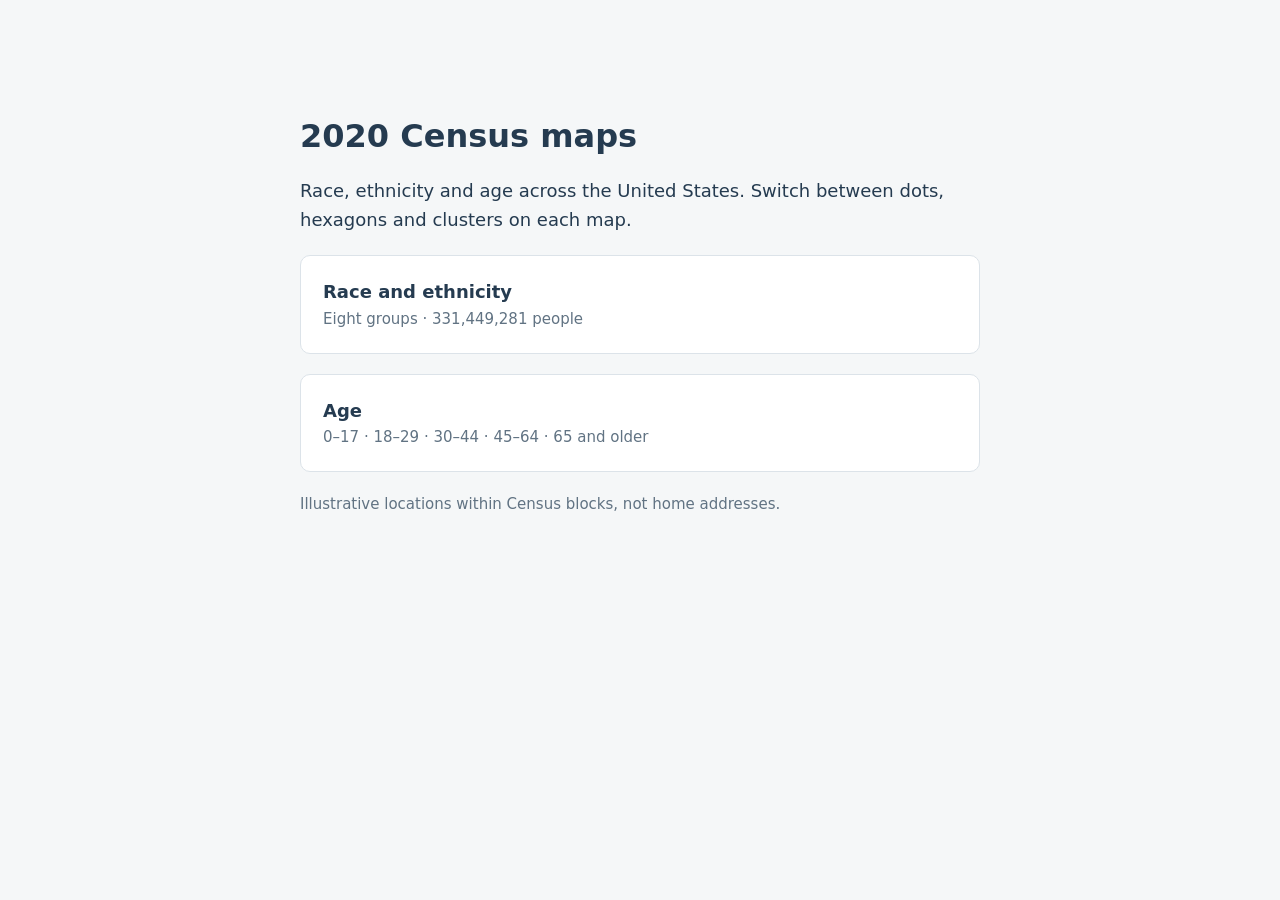
<file: census-2020/index.html>
<!doctype html><html lang="en"><head><meta charset="utf-8"><meta name="viewport" content="width=device-width,initial-scale=1"><meta name="description" content="Explore race, ethnicity and age across the United States through interactive 2020 Census maps by Kyle Walker."/>
<meta property="og:type" content="website"/>
<meta property="og:title" content="2020 Census maps"/>
<meta property="og:description" content="Explore race, ethnicity and age across the United States through interactive 2020 Census maps by Kyle Walker."/>
<meta property="og:url" content="https://walker-data.com/maps/census-2020/"/>
<meta property="og:image" content="https://walker-data.com/maps/census-2020/race-preview.png"/>
<meta property="og:image:width" content="1450"/>
<meta property="og:image:height" content="950"/>
<meta property="og:image:alt" content="Race and ethnicity dot map of the United States, 2020 Census"/>
<meta name="twitter:card" content="summary_large_image"/><title>2020 Census maps</title><style>body{margin:8vh auto;padding:24px;max-width:680px;font:18px/1.6 system-ui;color:#253b50;background:#f5f7f8}h1{font-size:32px;line-height:1.2}a{display:block;margin:20px 0;padding:22px;background:white;border:1px solid #dce3e9;border-radius:10px;text-decoration:none;color:inherit;font-weight:600}small{display:block;font-weight:400;color:#617383}</style></head><body><h1>2020 Census maps</h1><p>Race, ethnicity and age across the United States. Switch between dots, hexagons and clusters on each map.</p><a href="race.html">Race and ethnicity <small>Eight groups · 331,449,281 people</small></a><a href="age.html">Age <small>0–17 · 18–29 · 30–44 · 45–64 · 65 and older</small></a><p><small>Illustrative locations within Census blocks, not home addresses.</small></p></body></html>
</file>
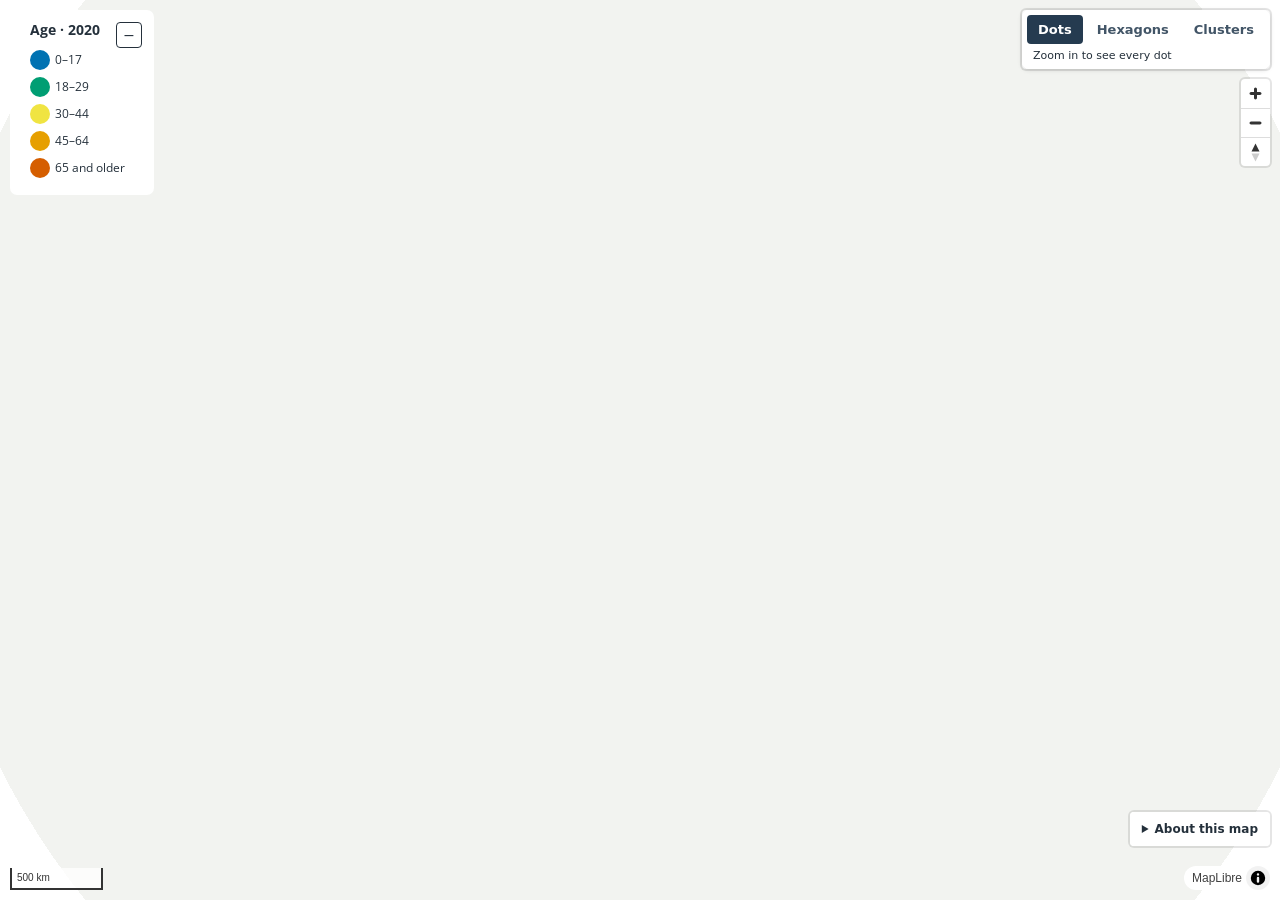
<file: census-2020/age.html>
<!DOCTYPE html>
<html lang="en">
<head>
<meta charset="utf-8"/>
<style>body{background-color:white;}</style>
<script src="age_files/htmlwidgets-1.6.4/htmlwidgets.js"></script>
<link href="age_files/maplibre-gl-5.24.0/maplibre-gl.css" rel="stylesheet" />
<script src="age_files/maplibre-gl-5.24.0/maplibre-gl.js"></script>
<link href="age_files/mapbox-gl-draw-1.5.1/mapbox-gl-draw.css" rel="stylesheet" />
<script src="age_files/mapbox-gl-draw-1.5.1/mapbox-gl-draw.js"></script>
<script src="age_files/freehand-mode-1.0.0/freehand-mode.js"></script>
<script src="age_files/rectangle-mode-1.0.0/rectangle-mode.js"></script>
<script src="age_files/radius-mode-1.0.0/radius-mode.js"></script>
<script src="age_files/bezier-mode-1.1.0/bezier-mode.js"></script>
<script src="age_files/terra-draw-1.32.2/terra-draw.umd.js"></script>
<script src="age_files/terra-draw-maplibre-gl-adapter-1.4.1/terra-draw-maplibre-gl-adapter.umd.js"></script>
<link href="age_files/mapgl-terra-draw-control-1.1.0/terra-draw-control.css" rel="stylesheet" />
<script src="age_files/mapgl-terra-draw-control-1.1.0/terra-draw-curve-mode.js"></script>
<script src="age_files/mapgl-terra-draw-control-1.1.0/terra-draw-control.js"></script>
<link href="age_files/maplibre-gl-geocoder-1.5.0/maplibre-gl-geocoder.css" rel="stylesheet" />
<script src="age_files/maplibre-gl-geocoder-1.5.0/maplibre-gl-geocoder.min.js"></script>
<script src="age_files/mapbox-gl-globe-minimap-1.2.1/bundle.js"></script>
<script src="age_files/pmtiles-4.4.0/pmtiles.js"></script>
<script src="age_files/h3j-h3t-0.9.7/h3j_h3t.js"></script>
<link href="age_files/maptiler-geocoding-control-2.1.7/style.css" rel="stylesheet" />
<script src="age_files/maptiler-geocoding-control-2.1.7/maplibregl.umd.js"></script>
<script src="age_files/turf-7.3.0/turf.min.js"></script>
<script src="age_files/turf-operations-1.0.0/turf-operations.js"></script>
<script src="age_files/html2canvas-1.4.1/html2canvas.min.js"></script>
<script src="age_files/screenshot-1.0.0/screenshot.js"></script>
<link href="age_files/legend-interactivity-1.0.0/legend-interactivity.css" rel="stylesheet" />
<script src="age_files/legend-interactivity-1.0.0/legend-interactivity.js"></script>
<script src="age_files/mapgl-slider-1.0.0/slider.js"></script>
<link href="age_files/mapgl-slider-css-1.0.0/slider-control.css" rel="stylesheet" />
<script src="age_files/mapgl-expressions-1.0.0/mapgl-expressions.js"></script>
<script src="age_files/mapgl-cluster-donut-1.0.0/cluster-donut.js"></script>
<script src="age_files/maplibregl-binding-0.5.1.9000/maplibregl.js"></script>
<link href="age_files/layers-control-2.0.0/layers-control.css" rel="stylesheet" />
<script src="age_files/layers-control-2.0.0/layers-control.js"></script>
  <title>Age | 2020 Census</title>
  <meta name="viewport" content="width=device-width, initial-scale=1, viewport-fit=cover"/>
  <meta name="description" content="Explore age across the United States with interactive dots, hexagons and clusters from the 2020 Census. By Kyle Walker."/>
  <meta property="og:type" content="website"/>
  <meta property="og:title" content="Age | 2020 Census"/>
  <meta property="og:description" content="Explore age across the United States with interactive dots, hexagons and clusters from the 2020 Census. By Kyle Walker."/>
  <meta property="og:url" content="https://walker-data.com/maps/census-2020/age.html"/>
  <meta property="og:image" content="https://walker-data.com/maps/census-2020/age-preview.png"/>
  <meta property="og:image:width" content="1450"/>
  <meta property="og:image:height" content="950"/>
  <meta property="og:image:alt" content="Age dot map of the United States, 2020 Census"/>
  <meta name="twitter:card" content="summary_large_image"/>
</head>
<body>
<div id="htmlwidget_container">
  <div id="htmlwidget-39c6dac8e95470f227c6" style="width:100%;height:100vh;" class="maplibregl html-widget"></div>
</div>
<script type="application/json" data-for="htmlwidget-39c6dac8e95470f227c6">{"x":{"style":{"version":8,"sources":{"ne2_shaded":{"maxzoom":6,"tileSize":256,"tiles":["https://tiles.openfreemap.org/natural_earth/ne2sr/{z}/{x}/{y}.png"],"type":"raster"},"openmaptiles":{"type":"vector","url":"https://tiles.openfreemap.org/planet"}},"sprite":"https://tiles.openfreemap.org/sprites/ofm_f384/ofm","glyphs":"https://tiles.openfreemap.org/fonts/{fontstack}/{range}.pbf","layers":[{"id":"background","type":"background","paint":{"background-color":"rgb(242,243,240)"}},{"id":"park","type":"fill","source":"openmaptiles","source-layer":"park","filter":["match",["geometry-type"],["MultiPolygon","Polygon"],true,false],"paint":{"fill-color":"rgb(230, 233, 229)"}},{"id":"water","type":"fill","source":"openmaptiles","source-layer":"water","filter":["all",["match",["geometry-type"],["MultiPolygon","Polygon"],true,false],["!=",["get","brunnel"],"tunnel"]],"paint":{"fill-antialias":true,"fill-color":"rgb(194, 200, 202)"}},{"id":"landcover_ice_shelf","type":"fill","source":"openmaptiles","source-layer":"landcover","maxzoom":8,"filter":["all",["match",["geometry-type"],["MultiPolygon","Polygon"],true,false],["==",["get","subclass"],"ice_shelf"]],"paint":{"fill-color":"hsl(0,0%,98%)","fill-opacity":0.7}},{"id":"landcover_glacier","type":"fill","source":"openmaptiles","source-layer":"landcover","maxzoom":8,"filter":["all",["match",["geometry-type"],["MultiPolygon","Polygon"],true,false],["==",["get","subclass"],"glacier"]],"paint":{"fill-color":"hsl(0,0%,98%)","fill-opacity":["interpolate",["linear"],["zoom"],0,1,8,0.5]}},{"id":"landuse_residential","type":"fill","source":"openmaptiles","source-layer":"landuse","maxzoom":16,"filter":["all",["match",["geometry-type"],["MultiPolygon","Polygon"],true,false],["==",["get","class"],"residential"]],"paint":{"fill-color":"rgb(234, 234, 230)","fill-opacity":["interpolate",["exponential",0.6],["zoom"],8,0.8,9,0.6]}},{"id":"landcover_wood","type":"fill","source":"openmaptiles","source-layer":"landcover","minzoom":10,"filter":["all",["match",["geometry-type"],["MultiPolygon","Polygon"],true,false],["==",["get","class"],"wood"]],"paint":{"fill-color":"rgb(220,224,220)","fill-opacity":["interpolate",["linear"],["zoom"],8,0,12,1]}},{"id":"waterway","type":"line","source":"openmaptiles","source-layer":"waterway","filter":["match",["geometry-type"],["LineString","MultiLineString"],true,false],"paint":{"line-color":"hsl(195,17%,78%)"}},{"id":"building","type":"fill","source":"openmaptiles","source-layer":"building","minzoom":12,"paint":{"fill-antialias":true,"fill-color":"rgb(234, 234, 229)","fill-outline-color":"rgb(219, 219, 218)"}},{"id":"tunnel_motorway_casing","type":"line","source":"openmaptiles","source-layer":"transportation","minzoom":6,"filter":["all",["match",["geometry-type"],["LineString","MultiLineString"],true,false],["all",["==",["get","brunnel"],"tunnel"],["==",["get","class"],"motorway"]]],"layout":{"line-cap":"butt","line-join":"miter"},"paint":{"line-color":"rgb(213, 213, 213)","line-opacity":1,"line-width":["interpolate",["exponential",1.4],["zoom"],5.8,0,6,3,20,40]}},{"id":"tunnel_motorway_inner","type":"line","source":"openmaptiles","source-layer":"transportation","minzoom":6,"filter":["all",["match",["geometry-type"],["LineString","MultiLineString"],true,false],["all",["==",["get","brunnel"],"tunnel"],["==",["get","class"],"motorway"]]],"layout":{"line-cap":"round","line-join":"round"},"paint":{"line-color":"rgb(234,234,234)","line-width":["interpolate",["exponential",1.4],["zoom"],4,2,6,1.3,20,30]}},{"id":"aeroway-taxiway","type":"line","source":"openmaptiles","source-layer":"aeroway","minzoom":12,"filter":["match",["get","class"],["taxiway"],true,false],"layout":{"line-cap":"round","line-join":"round"},"paint":{"line-color":"hsl(0,0%,88%)","line-opacity":1,"line-width":["interpolate",["exponential",1.55],["zoom"],13,1.8,20,20]}},{"id":"aeroway-runway-casing","type":"line","source":"openmaptiles","source-layer":"aeroway","minzoom":11,"filter":["match",["get","class"],["runway"],true,false],"layout":{"line-cap":"round","line-join":"round"},"paint":{"line-color":"hsl(0,0%,88%)","line-opacity":1,"line-width":["interpolate",["exponential",1.5],["zoom"],11,6,17,55]}},{"id":"aeroway-area","type":"fill","source":"openmaptiles","source-layer":"aeroway","minzoom":4,"filter":["all",["match",["geometry-type"],["MultiPolygon","Polygon"],true,false],["match",["get","class"],["runway","taxiway"],true,false]],"paint":{"fill-color":"rgba(255, 255, 255, 1)","fill-opacity":["interpolate",["linear"],["zoom"],13,0,14,1]}},{"id":"aeroway-runway","type":"line","source":"openmaptiles","source-layer":"aeroway","minzoom":11,"filter":["all",["match",["get","class"],["runway"],true,false],["match",["geometry-type"],["LineString","MultiLineString"],true,false]],"layout":{"line-cap":"round","line-join":"round"},"paint":{"line-color":"rgba(255, 255, 255, 1)","line-opacity":1,"line-width":["interpolate",["exponential",1.5],["zoom"],11,4,17,50]}},{"id":"road_area_pier","type":"fill","source":"openmaptiles","source-layer":"transportation","filter":["all",["match",["geometry-type"],["MultiPolygon","Polygon"],true,false],["==",["get","class"],"pier"]],"paint":{"fill-antialias":true,"fill-color":"rgb(242,243,240)"}},{"id":"road_pier","type":"line","source":"openmaptiles","source-layer":"transportation","filter":["all",["match",["geometry-type"],["LineString","MultiLineString"],true,false],["match",["get","class"],["pier"],true,false]],"layout":{"line-cap":"round","line-join":"round"},"paint":{"line-color":"rgb(242,243,240)","line-width":["interpolate",["exponential",1.2],["zoom"],15,1,17,4]}},{"id":"highway_path","type":"line","source":"openmaptiles","source-layer":"transportation","filter":["all",["match",["geometry-type"],["LineString","MultiLineString"],true,false],["==",["get","class"],"path"]],"layout":{"line-cap":"round","line-join":"round"},"paint":{"line-color":"rgb(234, 234, 234)","line-opacity":0.9,"line-width":["interpolate",["exponential",1.2],["zoom"],13,1,20,10]}},{"id":"highway_minor","type":"line","source":"openmaptiles","source-layer":"transportation","minzoom":8,"filter":["all",["match",["geometry-type"],["LineString","MultiLineString"],true,false],["match",["get","class"],["minor","service","track"],true,false]],"layout":{"line-cap":"round","line-join":"round"},"paint":{"line-color":"hsl(0,0%,88%)","line-opacity":0.9,"line-width":["interpolate",["exponential",1.55],["zoom"],13,1.8,20,20]}},{"id":"highway_major_casing","type":"line","source":"openmaptiles","source-layer":"transportation","minzoom":11,"filter":["all",["match",["geometry-type"],["LineString","MultiLineString"],true,false],["match",["get","class"],["primary","secondary","tertiary","trunk"],true,false]],"layout":{"line-cap":"butt","line-join":"miter"},"paint":{"line-color":"rgb(213, 213, 213)","line-dasharray":[12,0],"line-width":["interpolate",["exponential",1.3],["zoom"],10,3,20,23]}},{"id":"highway_major_inner","type":"line","source":"openmaptiles","source-layer":"transportation","minzoom":11,"filter":["all",["match",["geometry-type"],["LineString","MultiLineString"],true,false],["match",["get","class"],["primary","secondary","tertiary","trunk"],true,false]],"layout":{"line-cap":"round","line-join":"round"},"paint":{"line-color":"#fff","line-width":["interpolate",["exponential",1.3],["zoom"],10,2,20,20]}},{"id":"highway_major_subtle","type":"line","source":"openmaptiles","source-layer":"transportation","maxzoom":11,"filter":["all",["match",["geometry-type"],["LineString","MultiLineString"],true,false],["match",["get","class"],["primary","secondary","tertiary","trunk"],true,false]],"layout":{"line-cap":"round","line-join":"round"},"paint":{"line-color":"hsla(0,0%,85%,0.69)","line-width":2}},{"id":"highway_motorway_casing","type":"line","source":"openmaptiles","source-layer":"transportation","minzoom":6,"filter":["all",["match",["geometry-type"],["LineString","MultiLineString"],true,false],["all",["match",["get","brunnel"],["bridge","tunnel"],false,true],["==",["get","class"],"motorway"]]],"layout":{"line-cap":"butt","line-join":"miter"},"paint":{"line-color":"rgb(213, 213, 213)","line-dasharray":[2,0],"line-opacity":1,"line-width":["interpolate",["exponential",1.4],["zoom"],5.8,0,6,3,20,40]}},{"id":"highway_motorway_inner","type":"line","source":"openmaptiles","source-layer":"transportation","minzoom":6,"filter":["all",["match",["geometry-type"],["LineString","MultiLineString"],true,false],["all",["match",["get","brunnel"],["bridge","tunnel"],false,true],["==",["get","class"],"motorway"]]],"layout":{"line-cap":"round","line-join":"round"},"paint":{"line-color":["interpolate",["linear"],["zoom"],5.8,"hsla(0,0%,85%,0.53)",6,"#fff"],"line-width":["interpolate",["exponential",1.4],["zoom"],4,2,6,1.3,20,30]}},{"id":"highway_motorway_subtle","type":"line","source":"openmaptiles","source-layer":"transportation","maxzoom":6,"filter":["all",["match",["geometry-type"],["LineString","MultiLineString"],true,false],["==",["get","class"],"motorway"]],"layout":{"line-cap":"round","line-join":"round"},"paint":{"line-color":"hsla(0,0%,85%,0.53)","line-width":["interpolate",["exponential",1.4],["zoom"],4,2,6,1.3]}},{"id":"railway_transit","type":"line","source":"openmaptiles","source-layer":"transportation","minzoom":16,"filter":["all",["match",["geometry-type"],["LineString","MultiLineString"],true,false],["all",["==",["get","class"],"transit"],["match",["get","brunnel"],["tunnel"],false,true]]],"layout":{"line-join":"round"},"paint":{"line-color":"#dddddd","line-width":3}},{"id":"railway_transit_dashline","type":"line","source":"openmaptiles","source-layer":"transportation","minzoom":16,"filter":["all",["match",["geometry-type"],["LineString","MultiLineString"],true,false],["all",["==",["get","class"],"transit"],["match",["get","brunnel"],["tunnel"],false,true]]],"layout":{"line-join":"round"},"paint":{"line-color":"#fafafa","line-dasharray":[3,3],"line-width":2}},{"id":"railway_service","type":"line","source":"openmaptiles","source-layer":"transportation","minzoom":16,"filter":["all",["match",["geometry-type"],["LineString","MultiLineString"],true,false],["all",["==",["get","class"],"rail"],["has","service"]]],"layout":{"line-join":"round"},"paint":{"line-color":"#dddddd","line-width":3}},{"id":"railway_service_dashline","type":"line","source":"openmaptiles","source-layer":"transportation","minzoom":16,"filter":["all",["match",["geometry-type"],["LineString","MultiLineString"],true,false],["==",["get","class"],"rail"],["has","service"]],"layout":{"line-join":"round"},"paint":{"line-color":"#fafafa","line-dasharray":[3,3],"line-width":2}},{"id":"railway","type":"line","source":"openmaptiles","source-layer":"transportation","minzoom":13,"filter":["all",["match",["geometry-type"],["LineString","MultiLineString"],true,false],["all",["!",["has","service"]],["==",["get","class"],"rail"]]],"layout":{"line-join":"round"},"paint":{"line-color":"#dddddd","line-width":["interpolate",["exponential",1.3],["zoom"],16,3,20,7]}},{"id":"railway_dashline","type":"line","source":"openmaptiles","source-layer":"transportation","minzoom":13,"filter":["all",["match",["geometry-type"],["LineString","MultiLineString"],true,false],["all",["!",["has","service"]],["==",["get","class"],"rail"]]],"layout":{"line-join":"round"},"paint":{"line-color":"#fafafa","line-dasharray":[3,3],"line-width":["interpolate",["exponential",1.3],["zoom"],16,2,20,6]}},{"id":"highway_motorway_bridge_casing","type":"line","source":"openmaptiles","source-layer":"transportation","minzoom":6,"filter":["all",["match",["geometry-type"],["LineString","MultiLineString"],true,false],["all",["==",["get","brunnel"],"bridge"],["==",["get","class"],"motorway"]]],"layout":{"line-cap":"butt","line-join":"miter"},"paint":{"line-color":"rgb(213, 213, 213)","line-dasharray":[2,0],"line-opacity":1,"line-width":["interpolate",["exponential",1.4],["zoom"],5.8,0,6,5,20,45]}},{"id":"highway_motorway_bridge_inner","type":"line","source":"openmaptiles","source-layer":"transportation","minzoom":6,"filter":["all",["match",["geometry-type"],["LineString","MultiLineString"],true,false],["all",["==",["get","brunnel"],"bridge"],["==",["get","class"],"motorway"]]],"layout":{"line-cap":"round","line-join":"round"},"paint":{"line-color":["interpolate",["linear"],["zoom"],5.8,"hsla(0,0%,85%,0.53)",6,"#fff"],"line-width":["interpolate",["exponential",1.4],["zoom"],4,2,6,1.3,20,30]}},{"id":"boundary_3","type":"line","source":"openmaptiles","source-layer":"boundary","minzoom":8,"filter":["all",[">=",["get","admin_level"],3],["<=",["get","admin_level"],6],["!=",["get","maritime"],1],["!=",["get","disputed"],1],["!",["has","claimed_by"]]],"paint":{"line-color":"hsl(0,0%,70%)","line-dasharray":[1,1],"line-width":["interpolate",["linear",1],["zoom"],7,1,11,2]}},{"id":"boundary_2","type":"line","source":"openmaptiles","source-layer":"boundary","filter":["all",["==",["get","admin_level"],2],["!=",["get","maritime"],1],["!=",["get","disputed"],1],["!",["has","claimed_by"]]],"layout":{"line-cap":"round","line-join":"round"},"paint":{"line-color":"hsl(0,0%,70%)","line-opacity":["interpolate",["linear"],["zoom"],0,0.4,4,1],"line-width":["interpolate",["linear"],["zoom"],3,1,5,1.2,12,3]}},{"id":"boundary_disputed","type":"line","source":"openmaptiles","source-layer":"boundary","filter":["all",["!=",["get","maritime"],1],["==",["get","disputed"],1]],"paint":{"line-color":"hsl(0,0%,70%)","line-dasharray":[1,2],"line-width":["interpolate",["linear"],["zoom"],3,1,5,1.2,12,3]}},{"id":"waterway_line_label","type":"symbol","source":"openmaptiles","source-layer":"waterway","minzoom":10,"filter":["match",["geometry-type"],["LineString","MultiLineString"],true,false],"layout":{"symbol-placement":"line","symbol-spacing":350,"text-field":["case",["has","name:nonlatin"],["concat",["get","name:latin"]," ",["get","name:nonlatin"]],["coalesce",["get","name_en"],["get","name"]]],"text-font":["Noto Sans Italic"],"text-letter-spacing":0.2,"text-max-width":5,"text-size":14},"paint":{"text-color":"hsl(0,0%,66%)","text-halo-color":"rgba(255,255,255,0.7)","text-halo-width":1.5}},{"id":"water_name_point_label","type":"symbol","source":"openmaptiles","source-layer":"water_name","filter":["match",["geometry-type"],["MultiPoint","Point"],true,false],"layout":{"text-field":["case",["has","name:nonlatin"],["concat",["get","name:latin"],"\n",["get","name:nonlatin"]],["coalesce",["get","name_en"],["get","name"]]],"text-font":["Noto Sans Italic"],"text-letter-spacing":0.2,"text-max-width":5,"text-size":["interpolate",["linear"],["zoom"],0,10,8,14]},"paint":{"text-color":"#495e91","text-halo-color":"rgba(255,255,255,0.7)","text-halo-width":1.5}},{"id":"water_name_line_label","type":"symbol","source":"openmaptiles","source-layer":"water_name","filter":["match",["geometry-type"],["LineString","MultiLineString"],true,false],"layout":{"symbol-placement":"line","symbol-spacing":350,"text-field":["case",["has","name:nonlatin"],["concat",["get","name:latin"]," ",["get","name:nonlatin"]],["coalesce",["get","name_en"],["get","name"]]],"text-font":["Noto Sans Italic"],"text-letter-spacing":0.2,"text-max-width":5,"text-size":14},"paint":{"text-color":"#495e91","text-halo-color":"rgba(255,255,255,0.7)","text-halo-width":1.5}},{"id":"highway-name-path","type":"symbol","source":"openmaptiles","source-layer":"transportation_name","minzoom":15.5,"filter":["==",["get","class"],"path"],"layout":{"symbol-placement":"line","text-field":["case",["has","name:nonlatin"],["concat",["get","name:latin"]," ",["get","name:nonlatin"]],["coalesce",["get","name_en"],["get","name"]]],"text-font":["Noto Sans Regular"],"text-rotation-alignment":"map","text-size":["interpolate",["linear"],["zoom"],13,12,14,13]},"paint":{"text-color":"hsl(30,0%,62%)","text-halo-color":"#f8f4f0","text-halo-width":0.5}},{"id":"highway-name-minor","type":"symbol","source":"openmaptiles","source-layer":"transportation_name","minzoom":15,"filter":["all",["match",["geometry-type"],["LineString","MultiLineString"],true,false],["match",["get","class"],["minor","service","track"],true,false]],"layout":{"symbol-placement":"line","text-field":["case",["has","name:nonlatin"],["concat",["get","name:latin"]," ",["get","name:nonlatin"]],["coalesce",["get","name_en"],["get","name"]]],"text-font":["Noto Sans Regular"],"text-rotation-alignment":"map","text-size":["interpolate",["linear"],["zoom"],13,12,14,13]},"paint":{"text-color":"#666","text-halo-blur":0.5,"text-halo-width":1}},{"id":"highway-name-major","type":"symbol","source":"openmaptiles","source-layer":"transportation_name","minzoom":12.2,"filter":["match",["get","class"],["primary","secondary","tertiary","trunk"],true,false],"layout":{"symbol-placement":"line","text-field":["case",["has","name:nonlatin"],["concat",["get","name:latin"]," ",["get","name:nonlatin"]],["coalesce",["get","name_en"],["get","name"]]],"text-font":["Noto Sans Regular"],"text-rotation-alignment":"map","text-size":["interpolate",["linear"],["zoom"],13,12,14,13]},"paint":{"text-color":"#666","text-halo-blur":0.5,"text-halo-width":1}},{"id":"highway-shield-non-us","type":"symbol","source":"openmaptiles","source-layer":"transportation_name","minzoom":11,"filter":["all",["<=",["get","ref_length"],6],["match",["geometry-type"],["LineString","MultiLineString"],true,false],["match",["get","network"],["us-highway","us-interstate","us-state"],false,true]],"layout":{"icon-image":["concat","road_",["get","ref_length"]],"icon-rotation-alignment":"viewport","icon-size":1,"symbol-placement":["step",["zoom"],"point",11,"line"],"symbol-spacing":200,"text-field":["to-string",["get","ref"]],"text-font":["Noto Sans Regular"],"text-rotation-alignment":"viewport","text-size":10}},{"id":"highway-shield-us-interstate","type":"symbol","source":"openmaptiles","source-layer":"transportation_name","minzoom":11,"filter":["all",["<=",["get","ref_length"],6],["match",["geometry-type"],["LineString","MultiLineString"],true,false],["match",["get","network"],["us-interstate"],true,false]],"layout":{"icon-image":["concat",["get","network"],"_",["get","ref_length"]],"icon-rotation-alignment":"viewport","icon-size":1,"symbol-placement":["step",["zoom"],"point",7,"line",8,"line"],"symbol-spacing":200,"text-field":["to-string",["get","ref"]],"text-font":["Noto Sans Regular"],"text-rotation-alignment":"viewport","text-size":10}},{"id":"road_shield_us","type":"symbol","source":"openmaptiles","source-layer":"transportation_name","minzoom":12,"filter":["all",["<=",["get","ref_length"],6],["match",["geometry-type"],["LineString","MultiLineString"],true,false],["match",["get","network"],["us-highway","us-state"],true,false]],"layout":{"icon-image":["concat",["get","network"],"_",["get","ref_length"]],"icon-rotation-alignment":"viewport","icon-size":1,"symbol-placement":["step",["zoom"],"point",11,"line"],"symbol-spacing":200,"text-field":["to-string",["get","ref"]],"text-font":["Noto Sans Regular"],"text-rotation-alignment":"viewport","text-size":10}},{"id":"airport","type":"symbol","source":"openmaptiles","source-layer":"aerodrome_label","minzoom":11,"filter":["all",["has","iata"]],"layout":{"icon-image":"airport_11","icon-size":1,"text-anchor":"top","text-field":["case",["has","name:nonlatin"],["concat",["get","name:latin"],"\n",["get","name:nonlatin"]],["coalesce",["get","name_en"],["get","name"]]],"text-font":["Noto Sans Regular"],"text-max-width":9,"text-offset":[0,0.6],"text-optional":true,"text-padding":2,"text-size":12},"paint":{"text-color":"#666","text-halo-blur":0.5,"text-halo-color":"#ffffff","text-halo-width":1}},{"id":"label_other","type":"symbol","source":"openmaptiles","source-layer":"place","minzoom":8,"filter":["match",["get","class"],["city","continent","country","state","town","village"],false,true],"layout":{"text-field":["case",["has","name:nonlatin"],["concat",["get","name:latin"],"\n",["get","name:nonlatin"]],["coalesce",["get","name_en"],["get","name"]]],"text-font":["Noto Sans Italic"],"text-letter-spacing":0.1,"text-max-width":9,"text-size":["interpolate",["linear"],["zoom"],8,9,12,10],"text-transform":"uppercase"},"paint":{"text-color":"#333","text-halo-blur":1,"text-halo-color":"#fff","text-halo-width":1}},{"id":"label_village","type":"symbol","source":"openmaptiles","source-layer":"place","minzoom":9,"filter":["==",["get","class"],"village"],"layout":{"icon-allow-overlap":true,"icon-image":["step",["zoom"],"circle_11_black",10,""],"icon-optional":false,"icon-size":0.2,"text-anchor":"bottom","text-field":["case",["has","name:nonlatin"],["concat",["get","name:latin"],"\n",["get","name:nonlatin"]],["coalesce",["get","name_en"],["get","name"]]],"text-font":["Noto Sans Regular"],"text-max-width":8,"text-size":["interpolate",["exponential",1.2],["zoom"],7,10,11,12]},"paint":{"text-color":"#000","text-halo-blur":1,"text-halo-color":"#fff","text-halo-width":1}},{"id":"label_town","type":"symbol","source":"openmaptiles","source-layer":"place","minzoom":6,"filter":["==",["get","class"],"town"],"layout":{"icon-allow-overlap":true,"icon-image":["step",["zoom"],"circle_11_black",10,""],"icon-optional":false,"icon-size":0.2,"text-anchor":"bottom","text-field":["case",["has","name:nonlatin"],["concat",["get","name:latin"],"\n",["get","name:nonlatin"]],["coalesce",["get","name_en"],["get","name"]]],"text-font":["Noto Sans Regular"],"text-max-width":8,"text-size":["interpolate",["exponential",1.2],["zoom"],7,12,11,14]},"paint":{"text-color":"#000","text-halo-blur":1,"text-halo-color":"#fff","text-halo-width":1}},{"id":"label_state","type":"symbol","source":"openmaptiles","source-layer":"place","minzoom":5,"maxzoom":8,"filter":["==",["get","class"],"state"],"layout":{"text-field":["case",["has","name:nonlatin"],["concat",["get","name:latin"],"\n",["get","name:nonlatin"]],["coalesce",["get","name_en"],["get","name"]]],"text-font":["Noto Sans Italic"],"text-letter-spacing":0.2,"text-max-width":9,"text-size":["interpolate",["linear"],["zoom"],5,10,8,14],"text-transform":"uppercase"},"paint":{"text-color":"#333","text-halo-blur":1,"text-halo-color":"#fff","text-halo-width":1}},{"id":"label_city","type":"symbol","source":"openmaptiles","source-layer":"place","minzoom":3,"filter":["all",["==",["get","class"],"city"],["!=",["get","capital"],2]],"layout":{"icon-allow-overlap":true,"icon-image":["step",["zoom"],"circle_11_black",9,""],"icon-optional":false,"icon-size":0.4,"text-anchor":"bottom","text-field":["case",["has","name:nonlatin"],["concat",["get","name:latin"],"\n",["get","name:nonlatin"]],["coalesce",["get","name_en"],["get","name"]]],"text-font":["Noto Sans Regular"],"text-max-width":8,"text-offset":[0,-0.1],"text-size":["interpolate",["exponential",1.2],["zoom"],4,11,7,13,11,18]},"paint":{"text-color":"#000","text-halo-blur":1,"text-halo-color":"#fff","text-halo-width":1}},{"id":"label_city_capital","type":"symbol","source":"openmaptiles","source-layer":"place","minzoom":3,"filter":["all",["==",["get","class"],"city"],["==",["get","capital"],2]],"layout":{"icon-allow-overlap":true,"icon-image":["step",["zoom"],"circle_11_black",9,""],"icon-optional":false,"icon-size":0.5,"text-anchor":"bottom","text-field":["case",["has","name:nonlatin"],["concat",["get","name:latin"],"\n",["get","name:nonlatin"]],["coalesce",["get","name_en"],["get","name"]]],"text-font":["Noto Sans Bold"],"text-max-width":8,"text-offset":[0,-0.2],"text-size":["interpolate",["exponential",1.2],["zoom"],4,12,7,14,11,20]},"paint":{"text-color":"#000","text-halo-blur":1,"text-halo-color":"#fff","text-halo-width":1}},{"id":"label_country_3","type":"symbol","source":"openmaptiles","source-layer":"place","minzoom":2,"maxzoom":9,"filter":["all",["==",["get","class"],"country"],[">=",["get","rank"],3]],"layout":{"text-field":["case",["has","name:nonlatin"],["concat",["get","name:latin"],"\n",["get","name:nonlatin"]],["coalesce",["get","name_en"],["get","name"]]],"text-font":["Noto Sans Bold"],"text-max-width":6.25,"text-size":["interpolate",["linear"],["zoom"],3,9,7,17]},"paint":{"text-color":"#000","text-halo-blur":1,"text-halo-color":"#fff","text-halo-width":1}},{"id":"label_country_2","type":"symbol","source":"openmaptiles","source-layer":"place","maxzoom":9,"filter":["all",["==",["get","class"],"country"],["==",["get","rank"],2]],"layout":{"text-field":["case",["has","name:nonlatin"],["concat",["get","name:latin"],"\n",["get","name:nonlatin"]],["coalesce",["get","name_en"],["get","name"]]],"text-font":["Noto Sans Bold"],"text-max-width":6.25,"text-size":["interpolate",["linear"],["zoom"],2,9,5,17]},"paint":{"text-color":"#000","text-halo-blur":1,"text-halo-color":"#fff","text-halo-width":1}},{"id":"label_country_1","type":"symbol","source":"openmaptiles","source-layer":"place","maxzoom":9,"filter":["all",["==",["get","class"],"country"],["==",["get","rank"],1]],"layout":{"text-field":["case",["has","name:nonlatin"],["concat",["get","name:latin"],"\n",["get","name:nonlatin"]],["coalesce",["get","name_en"],["get","name"]]],"text-font":["Noto Sans Bold"],"text-max-width":6.25,"text-size":["interpolate",["linear"],["zoom"],1,9,4,17]},"paint":{"text-color":"#000","text-halo-blur":1,"text-halo-color":"#fff","text-halo-width":1}}]},"center":[-98,39],"zoom":3.5,"bearing":0,"pitch":0,"projection":"globe","additional_params":{"minZoom":3,"maxZoom":14,"hash":true},"sources":[{"id":"hexes","type":"vector","url":"https://census.walker-tiles.com/age-hexes-2020-92f15f577a58.json","minzoom":3,"maxzoom":11},{"id":"people","type":"vector","url":"https://census.walker-tiles.com/age-dots-2020-99eb19fe9777.json","minzoom":3,"maxzoom":14},{"id":"clusters","type":"vector","url":"https://census.walker-tiles.com/age-clusters-2020-313168531749.json","minzoom":3,"maxzoom":11}],"layers":[{"id":"h3_r04","type":"fill","source":"hexes","source_layer":"h3_r04","paint":{"fill-antialias":true,"fill-color":["match",["get","modal_category"],"1","#0072B2","2","#009E73","3","#F0E442","4","#E69F00","5","#D55E00","#999999"],"fill-opacity":["interpolate",["linear"],["zoom"],3,0.9,4.5,0.9,5.5,0],"fill-outline-color":"rgba(45,62,78,0.45)","fill-translate-anchor":"map"},"layout":{"visibility":"none"},"slot":null,"minzoom":3,"maxzoom":5.5,"popup":null,"tooltip":null,"tooltip_style":null,"popup_style":null,"hover_options":null,"before_id":"label_town","filter":["all",["==",["get","modal_tie"],false],[">=",["get","point_count"],10]]},{"id":"h3_r04_hit","type":"fill","source":"hexes","source_layer":"h3_r04","paint":{"fill-antialias":false,"fill-opacity":0,"fill-translate-anchor":"map"},"layout":{"visibility":"none"},"slot":null,"minzoom":null,"maxzoom":null,"popup":["concat","<section class='demographic-hex-popup' aria-label='Hexagon composition'><strong>Age · 2020<\/strong><div class='demographic-hex-total'>",["number-format",["get","point_count"],{"locale":"en-US","style":"decimal"}]," people in this hexagon<\/div>",["case",["==",["get","modal_tie"],true],"<div class='demographic-hex-tie'>No single largest group (tie)<\/div>",""],"<ul>",["concat","<li class='demographic-share'><div><span>","0–17","<\/span><span class='demographic-percent'>",["case",["all",[">",["*",100,["/",["coalesce",["get","group_id:1"],0],["get","point_count"]]],0],["<",["*",100,["/",["coalesce",["get","group_id:1"],0],["get","point_count"]]],0.1]],"&lt;0.1",["number-format",["*",100,["/",["coalesce",["get","group_id:1"],0],["get","point_count"]]],{"min-fraction-digits":1,"max-fraction-digits":1}]],"%<\/span><\/div><div class='demographic-bar-track' aria-hidden='true'>","<span style='background:","#0072B2",";width:",["*",100,["/",["coalesce",["get","group_id:1"],0],["get","point_count"]]],"%'><\/span><\/div><\/li>"],["concat","<li class='demographic-share'><div><span>","18–29","<\/span><span class='demographic-percent'>",["case",["all",[">",["*",100,["/",["coalesce",["get","group_id:2"],0],["get","point_count"]]],0],["<",["*",100,["/",["coalesce",["get","group_id:2"],0],["get","point_count"]]],0.1]],"&lt;0.1",["number-format",["*",100,["/",["coalesce",["get","group_id:2"],0],["get","point_count"]]],{"min-fraction-digits":1,"max-fraction-digits":1}]],"%<\/span><\/div><div class='demographic-bar-track' aria-hidden='true'>","<span style='background:","#009E73",";width:",["*",100,["/",["coalesce",["get","group_id:2"],0],["get","point_count"]]],"%'><\/span><\/div><\/li>"],["concat","<li class='demographic-share'><div><span>","30–44","<\/span><span class='demographic-percent'>",["case",["all",[">",["*",100,["/",["coalesce",["get","group_id:3"],0],["get","point_count"]]],0],["<",["*",100,["/",["coalesce",["get","group_id:3"],0],["get","point_count"]]],0.1]],"&lt;0.1",["number-format",["*",100,["/",["coalesce",["get","group_id:3"],0],["get","point_count"]]],{"min-fraction-digits":1,"max-fraction-digits":1}]],"%<\/span><\/div><div class='demographic-bar-track' aria-hidden='true'>","<span style='background:","#F0E442",";width:",["*",100,["/",["coalesce",["get","group_id:3"],0],["get","point_count"]]],"%'><\/span><\/div><\/li>"],["concat","<li class='demographic-share'><div><span>","45–64","<\/span><span class='demographic-percent'>",["case",["all",[">",["*",100,["/",["coalesce",["get","group_id:4"],0],["get","point_count"]]],0],["<",["*",100,["/",["coalesce",["get","group_id:4"],0],["get","point_count"]]],0.1]],"&lt;0.1",["number-format",["*",100,["/",["coalesce",["get","group_id:4"],0],["get","point_count"]]],{"min-fraction-digits":1,"max-fraction-digits":1}]],"%<\/span><\/div><div class='demographic-bar-track' aria-hidden='true'>","<span style='background:","#E69F00",";width:",["*",100,["/",["coalesce",["get","group_id:4"],0],["get","point_count"]]],"%'><\/span><\/div><\/li>"],["concat","<li class='demographic-share'><div><span>","65 and older","<\/span><span class='demographic-percent'>",["case",["all",[">",["*",100,["/",["coalesce",["get","group_id:5"],0],["get","point_count"]]],0],["<",["*",100,["/",["coalesce",["get","group_id:5"],0],["get","point_count"]]],0.1]],"&lt;0.1",["number-format",["*",100,["/",["coalesce",["get","group_id:5"],0],["get","point_count"]]],{"min-fraction-digits":1,"max-fraction-digits":1}]],"%<\/span><\/div><div class='demographic-bar-track' aria-hidden='true'>","<span style='background:","#D55E00",";width:",["*",100,["/",["coalesce",["get","group_id:5"],0],["get","point_count"]]],"%'><\/span><\/div><\/li>"],"<\/ul><\/section>"],"tooltip":null,"tooltip_style":null,"popup_style":{"background_color":"rgba(255, 255, 255, 0.96)","text_color":"#222222","border_color":"rgba(0, 0, 0, 0.12)","border_width":1,"border_radius":7,"shadow":true,"shadow_color":"rgba(0, 0, 0, 0.16)","shadow_size":8,"padding":12,"font_family":"system-ui","font_size":12,"max_width":"min(300px, calc(100vw - 24px))"},"hover_options":null,"before_id":"label_town","filter":["all",["==",["get","modal_tie"],false],[">=",["get","point_count"],10]]},{"id":"h3_r04_ties","type":"fill","source":"hexes","source_layer":"h3_r04","paint":{"fill-antialias":true,"fill-color":"#D9D9D9","fill-opacity":["interpolate",["linear"],["zoom"],3,0.9,4.5,0.9,5.5,0],"fill-outline-color":"rgba(45,62,78,0.45)","fill-translate-anchor":"map"},"layout":{"visibility":"none"},"slot":null,"minzoom":3,"maxzoom":5.5,"popup":null,"tooltip":null,"tooltip_style":null,"popup_style":null,"hover_options":null,"before_id":"label_town","filter":["all",["==",["get","modal_tie"],true],[">=",["get","point_count"],10]]},{"id":"h3_r04_ties_hit","type":"fill","source":"hexes","source_layer":"h3_r04","paint":{"fill-antialias":false,"fill-opacity":0,"fill-translate-anchor":"map"},"layout":{"visibility":"none"},"slot":null,"minzoom":null,"maxzoom":null,"popup":["concat","<section class='demographic-hex-popup' aria-label='Hexagon composition'><strong>Age · 2020<\/strong><div class='demographic-hex-total'>",["number-format",["get","point_count"],{"locale":"en-US","style":"decimal"}]," people in this hexagon<\/div>",["case",["==",["get","modal_tie"],true],"<div class='demographic-hex-tie'>No single largest group (tie)<\/div>",""],"<ul>",["concat","<li class='demographic-share'><div><span>","0–17","<\/span><span class='demographic-percent'>",["case",["all",[">",["*",100,["/",["coalesce",["get","group_id:1"],0],["get","point_count"]]],0],["<",["*",100,["/",["coalesce",["get","group_id:1"],0],["get","point_count"]]],0.1]],"&lt;0.1",["number-format",["*",100,["/",["coalesce",["get","group_id:1"],0],["get","point_count"]]],{"min-fraction-digits":1,"max-fraction-digits":1}]],"%<\/span><\/div><div class='demographic-bar-track' aria-hidden='true'>","<span style='background:","#0072B2",";width:",["*",100,["/",["coalesce",["get","group_id:1"],0],["get","point_count"]]],"%'><\/span><\/div><\/li>"],["concat","<li class='demographic-share'><div><span>","18–29","<\/span><span class='demographic-percent'>",["case",["all",[">",["*",100,["/",["coalesce",["get","group_id:2"],0],["get","point_count"]]],0],["<",["*",100,["/",["coalesce",["get","group_id:2"],0],["get","point_count"]]],0.1]],"&lt;0.1",["number-format",["*",100,["/",["coalesce",["get","group_id:2"],0],["get","point_count"]]],{"min-fraction-digits":1,"max-fraction-digits":1}]],"%<\/span><\/div><div class='demographic-bar-track' aria-hidden='true'>","<span style='background:","#009E73",";width:",["*",100,["/",["coalesce",["get","group_id:2"],0],["get","point_count"]]],"%'><\/span><\/div><\/li>"],["concat","<li class='demographic-share'><div><span>","30–44","<\/span><span class='demographic-percent'>",["case",["all",[">",["*",100,["/",["coalesce",["get","group_id:3"],0],["get","point_count"]]],0],["<",["*",100,["/",["coalesce",["get","group_id:3"],0],["get","point_count"]]],0.1]],"&lt;0.1",["number-format",["*",100,["/",["coalesce",["get","group_id:3"],0],["get","point_count"]]],{"min-fraction-digits":1,"max-fraction-digits":1}]],"%<\/span><\/div><div class='demographic-bar-track' aria-hidden='true'>","<span style='background:","#F0E442",";width:",["*",100,["/",["coalesce",["get","group_id:3"],0],["get","point_count"]]],"%'><\/span><\/div><\/li>"],["concat","<li class='demographic-share'><div><span>","45–64","<\/span><span class='demographic-percent'>",["case",["all",[">",["*",100,["/",["coalesce",["get","group_id:4"],0],["get","point_count"]]],0],["<",["*",100,["/",["coalesce",["get","group_id:4"],0],["get","point_count"]]],0.1]],"&lt;0.1",["number-format",["*",100,["/",["coalesce",["get","group_id:4"],0],["get","point_count"]]],{"min-fraction-digits":1,"max-fraction-digits":1}]],"%<\/span><\/div><div class='demographic-bar-track' aria-hidden='true'>","<span style='background:","#E69F00",";width:",["*",100,["/",["coalesce",["get","group_id:4"],0],["get","point_count"]]],"%'><\/span><\/div><\/li>"],["concat","<li class='demographic-share'><div><span>","65 and older","<\/span><span class='demographic-percent'>",["case",["all",[">",["*",100,["/",["coalesce",["get","group_id:5"],0],["get","point_count"]]],0],["<",["*",100,["/",["coalesce",["get","group_id:5"],0],["get","point_count"]]],0.1]],"&lt;0.1",["number-format",["*",100,["/",["coalesce",["get","group_id:5"],0],["get","point_count"]]],{"min-fraction-digits":1,"max-fraction-digits":1}]],"%<\/span><\/div><div class='demographic-bar-track' aria-hidden='true'>","<span style='background:","#D55E00",";width:",["*",100,["/",["coalesce",["get","group_id:5"],0],["get","point_count"]]],"%'><\/span><\/div><\/li>"],"<\/ul><\/section>"],"tooltip":null,"tooltip_style":null,"popup_style":{"background_color":"rgba(255, 255, 255, 0.96)","text_color":"#222222","border_color":"rgba(0, 0, 0, 0.12)","border_width":1,"border_radius":7,"shadow":true,"shadow_color":"rgba(0, 0, 0, 0.16)","shadow_size":8,"padding":12,"font_family":"system-ui","font_size":12,"max_width":"min(300px, calc(100vw - 24px))"},"hover_options":null,"before_id":"label_town","filter":["all",["==",["get","modal_tie"],true],[">=",["get","point_count"],10]]},{"id":"h3_r05","type":"fill","source":"hexes","source_layer":"h3_r05","paint":{"fill-antialias":true,"fill-color":["match",["get","modal_category"],"1","#0072B2","2","#009E73","3","#F0E442","4","#E69F00","5","#D55E00","#999999"],"fill-opacity":["interpolate",["linear"],["zoom"],4.5,0,5.5,0.9,6.5,0.9,7.5,0],"fill-outline-color":"rgba(45,62,78,0.45)","fill-translate-anchor":"map"},"layout":{"visibility":"none"},"slot":null,"minzoom":4.5,"maxzoom":7.5,"popup":null,"tooltip":null,"tooltip_style":null,"popup_style":null,"hover_options":null,"before_id":"label_town","filter":["all",["==",["get","modal_tie"],false],[">=",["get","point_count"],10]]},{"id":"h3_r05_hit","type":"fill","source":"hexes","source_layer":"h3_r05","paint":{"fill-antialias":false,"fill-opacity":0,"fill-translate-anchor":"map"},"layout":{"visibility":"none"},"slot":null,"minzoom":null,"maxzoom":null,"popup":["concat","<section class='demographic-hex-popup' aria-label='Hexagon composition'><strong>Age · 2020<\/strong><div class='demographic-hex-total'>",["number-format",["get","point_count"],{"locale":"en-US","style":"decimal"}]," people in this hexagon<\/div>",["case",["==",["get","modal_tie"],true],"<div class='demographic-hex-tie'>No single largest group (tie)<\/div>",""],"<ul>",["concat","<li class='demographic-share'><div><span>","0–17","<\/span><span class='demographic-percent'>",["case",["all",[">",["*",100,["/",["coalesce",["get","group_id:1"],0],["get","point_count"]]],0],["<",["*",100,["/",["coalesce",["get","group_id:1"],0],["get","point_count"]]],0.1]],"&lt;0.1",["number-format",["*",100,["/",["coalesce",["get","group_id:1"],0],["get","point_count"]]],{"min-fraction-digits":1,"max-fraction-digits":1}]],"%<\/span><\/div><div class='demographic-bar-track' aria-hidden='true'>","<span style='background:","#0072B2",";width:",["*",100,["/",["coalesce",["get","group_id:1"],0],["get","point_count"]]],"%'><\/span><\/div><\/li>"],["concat","<li class='demographic-share'><div><span>","18–29","<\/span><span class='demographic-percent'>",["case",["all",[">",["*",100,["/",["coalesce",["get","group_id:2"],0],["get","point_count"]]],0],["<",["*",100,["/",["coalesce",["get","group_id:2"],0],["get","point_count"]]],0.1]],"&lt;0.1",["number-format",["*",100,["/",["coalesce",["get","group_id:2"],0],["get","point_count"]]],{"min-fraction-digits":1,"max-fraction-digits":1}]],"%<\/span><\/div><div class='demographic-bar-track' aria-hidden='true'>","<span style='background:","#009E73",";width:",["*",100,["/",["coalesce",["get","group_id:2"],0],["get","point_count"]]],"%'><\/span><\/div><\/li>"],["concat","<li class='demographic-share'><div><span>","30–44","<\/span><span class='demographic-percent'>",["case",["all",[">",["*",100,["/",["coalesce",["get","group_id:3"],0],["get","point_count"]]],0],["<",["*",100,["/",["coalesce",["get","group_id:3"],0],["get","point_count"]]],0.1]],"&lt;0.1",["number-format",["*",100,["/",["coalesce",["get","group_id:3"],0],["get","point_count"]]],{"min-fraction-digits":1,"max-fraction-digits":1}]],"%<\/span><\/div><div class='demographic-bar-track' aria-hidden='true'>","<span style='background:","#F0E442",";width:",["*",100,["/",["coalesce",["get","group_id:3"],0],["get","point_count"]]],"%'><\/span><\/div><\/li>"],["concat","<li class='demographic-share'><div><span>","45–64","<\/span><span class='demographic-percent'>",["case",["all",[">",["*",100,["/",["coalesce",["get","group_id:4"],0],["get","point_count"]]],0],["<",["*",100,["/",["coalesce",["get","group_id:4"],0],["get","point_count"]]],0.1]],"&lt;0.1",["number-format",["*",100,["/",["coalesce",["get","group_id:4"],0],["get","point_count"]]],{"min-fraction-digits":1,"max-fraction-digits":1}]],"%<\/span><\/div><div class='demographic-bar-track' aria-hidden='true'>","<span style='background:","#E69F00",";width:",["*",100,["/",["coalesce",["get","group_id:4"],0],["get","point_count"]]],"%'><\/span><\/div><\/li>"],["concat","<li class='demographic-share'><div><span>","65 and older","<\/span><span class='demographic-percent'>",["case",["all",[">",["*",100,["/",["coalesce",["get","group_id:5"],0],["get","point_count"]]],0],["<",["*",100,["/",["coalesce",["get","group_id:5"],0],["get","point_count"]]],0.1]],"&lt;0.1",["number-format",["*",100,["/",["coalesce",["get","group_id:5"],0],["get","point_count"]]],{"min-fraction-digits":1,"max-fraction-digits":1}]],"%<\/span><\/div><div class='demographic-bar-track' aria-hidden='true'>","<span style='background:","#D55E00",";width:",["*",100,["/",["coalesce",["get","group_id:5"],0],["get","point_count"]]],"%'><\/span><\/div><\/li>"],"<\/ul><\/section>"],"tooltip":null,"tooltip_style":null,"popup_style":{"background_color":"rgba(255, 255, 255, 0.96)","text_color":"#222222","border_color":"rgba(0, 0, 0, 0.12)","border_width":1,"border_radius":7,"shadow":true,"shadow_color":"rgba(0, 0, 0, 0.16)","shadow_size":8,"padding":12,"font_family":"system-ui","font_size":12,"max_width":"min(300px, calc(100vw - 24px))"},"hover_options":null,"before_id":"label_town","filter":["all",["==",["get","modal_tie"],false],[">=",["get","point_count"],10]]},{"id":"h3_r05_ties","type":"fill","source":"hexes","source_layer":"h3_r05","paint":{"fill-antialias":true,"fill-color":"#D9D9D9","fill-opacity":["interpolate",["linear"],["zoom"],4.5,0,5.5,0.9,6.5,0.9,7.5,0],"fill-outline-color":"rgba(45,62,78,0.45)","fill-translate-anchor":"map"},"layout":{"visibility":"none"},"slot":null,"minzoom":4.5,"maxzoom":7.5,"popup":null,"tooltip":null,"tooltip_style":null,"popup_style":null,"hover_options":null,"before_id":"label_town","filter":["all",["==",["get","modal_tie"],true],[">=",["get","point_count"],10]]},{"id":"h3_r05_ties_hit","type":"fill","source":"hexes","source_layer":"h3_r05","paint":{"fill-antialias":false,"fill-opacity":0,"fill-translate-anchor":"map"},"layout":{"visibility":"none"},"slot":null,"minzoom":null,"maxzoom":null,"popup":["concat","<section class='demographic-hex-popup' aria-label='Hexagon composition'><strong>Age · 2020<\/strong><div class='demographic-hex-total'>",["number-format",["get","point_count"],{"locale":"en-US","style":"decimal"}]," people in this hexagon<\/div>",["case",["==",["get","modal_tie"],true],"<div class='demographic-hex-tie'>No single largest group (tie)<\/div>",""],"<ul>",["concat","<li class='demographic-share'><div><span>","0–17","<\/span><span class='demographic-percent'>",["case",["all",[">",["*",100,["/",["coalesce",["get","group_id:1"],0],["get","point_count"]]],0],["<",["*",100,["/",["coalesce",["get","group_id:1"],0],["get","point_count"]]],0.1]],"&lt;0.1",["number-format",["*",100,["/",["coalesce",["get","group_id:1"],0],["get","point_count"]]],{"min-fraction-digits":1,"max-fraction-digits":1}]],"%<\/span><\/div><div class='demographic-bar-track' aria-hidden='true'>","<span style='background:","#0072B2",";width:",["*",100,["/",["coalesce",["get","group_id:1"],0],["get","point_count"]]],"%'><\/span><\/div><\/li>"],["concat","<li class='demographic-share'><div><span>","18–29","<\/span><span class='demographic-percent'>",["case",["all",[">",["*",100,["/",["coalesce",["get","group_id:2"],0],["get","point_count"]]],0],["<",["*",100,["/",["coalesce",["get","group_id:2"],0],["get","point_count"]]],0.1]],"&lt;0.1",["number-format",["*",100,["/",["coalesce",["get","group_id:2"],0],["get","point_count"]]],{"min-fraction-digits":1,"max-fraction-digits":1}]],"%<\/span><\/div><div class='demographic-bar-track' aria-hidden='true'>","<span style='background:","#009E73",";width:",["*",100,["/",["coalesce",["get","group_id:2"],0],["get","point_count"]]],"%'><\/span><\/div><\/li>"],["concat","<li class='demographic-share'><div><span>","30–44","<\/span><span class='demographic-percent'>",["case",["all",[">",["*",100,["/",["coalesce",["get","group_id:3"],0],["get","point_count"]]],0],["<",["*",100,["/",["coalesce",["get","group_id:3"],0],["get","point_count"]]],0.1]],"&lt;0.1",["number-format",["*",100,["/",["coalesce",["get","group_id:3"],0],["get","point_count"]]],{"min-fraction-digits":1,"max-fraction-digits":1}]],"%<\/span><\/div><div class='demographic-bar-track' aria-hidden='true'>","<span style='background:","#F0E442",";width:",["*",100,["/",["coalesce",["get","group_id:3"],0],["get","point_count"]]],"%'><\/span><\/div><\/li>"],["concat","<li class='demographic-share'><div><span>","45–64","<\/span><span class='demographic-percent'>",["case",["all",[">",["*",100,["/",["coalesce",["get","group_id:4"],0],["get","point_count"]]],0],["<",["*",100,["/",["coalesce",["get","group_id:4"],0],["get","point_count"]]],0.1]],"&lt;0.1",["number-format",["*",100,["/",["coalesce",["get","group_id:4"],0],["get","point_count"]]],{"min-fraction-digits":1,"max-fraction-digits":1}]],"%<\/span><\/div><div class='demographic-bar-track' aria-hidden='true'>","<span style='background:","#E69F00",";width:",["*",100,["/",["coalesce",["get","group_id:4"],0],["get","point_count"]]],"%'><\/span><\/div><\/li>"],["concat","<li class='demographic-share'><div><span>","65 and older","<\/span><span class='demographic-percent'>",["case",["all",[">",["*",100,["/",["coalesce",["get","group_id:5"],0],["get","point_count"]]],0],["<",["*",100,["/",["coalesce",["get","group_id:5"],0],["get","point_count"]]],0.1]],"&lt;0.1",["number-format",["*",100,["/",["coalesce",["get","group_id:5"],0],["get","point_count"]]],{"min-fraction-digits":1,"max-fraction-digits":1}]],"%<\/span><\/div><div class='demographic-bar-track' aria-hidden='true'>","<span style='background:","#D55E00",";width:",["*",100,["/",["coalesce",["get","group_id:5"],0],["get","point_count"]]],"%'><\/span><\/div><\/li>"],"<\/ul><\/section>"],"tooltip":null,"tooltip_style":null,"popup_style":{"background_color":"rgba(255, 255, 255, 0.96)","text_color":"#222222","border_color":"rgba(0, 0, 0, 0.12)","border_width":1,"border_radius":7,"shadow":true,"shadow_color":"rgba(0, 0, 0, 0.16)","shadow_size":8,"padding":12,"font_family":"system-ui","font_size":12,"max_width":"min(300px, calc(100vw - 24px))"},"hover_options":null,"before_id":"label_town","filter":["all",["==",["get","modal_tie"],true],[">=",["get","point_count"],10]]},{"id":"h3_r06","type":"fill","source":"hexes","source_layer":"h3_r06","paint":{"fill-antialias":true,"fill-color":["match",["get","modal_category"],"1","#0072B2","2","#009E73","3","#F0E442","4","#E69F00","5","#D55E00","#999999"],"fill-opacity":["interpolate",["linear"],["zoom"],6.5,0,7.5,0.9,8.5,0.9,9.5,0],"fill-outline-color":"rgba(45,62,78,0.45)","fill-translate-anchor":"map"},"layout":{"visibility":"none"},"slot":null,"minzoom":6.5,"maxzoom":9.5,"popup":null,"tooltip":null,"tooltip_style":null,"popup_style":null,"hover_options":null,"before_id":"label_town","filter":["all",["==",["get","modal_tie"],false],[">=",["get","point_count"],10]]},{"id":"h3_r06_hit","type":"fill","source":"hexes","source_layer":"h3_r06","paint":{"fill-antialias":false,"fill-opacity":0,"fill-translate-anchor":"map"},"layout":{"visibility":"none"},"slot":null,"minzoom":null,"maxzoom":null,"popup":["concat","<section class='demographic-hex-popup' aria-label='Hexagon composition'><strong>Age · 2020<\/strong><div class='demographic-hex-total'>",["number-format",["get","point_count"],{"locale":"en-US","style":"decimal"}]," people in this hexagon<\/div>",["case",["==",["get","modal_tie"],true],"<div class='demographic-hex-tie'>No single largest group (tie)<\/div>",""],"<ul>",["concat","<li class='demographic-share'><div><span>","0–17","<\/span><span class='demographic-percent'>",["case",["all",[">",["*",100,["/",["coalesce",["get","group_id:1"],0],["get","point_count"]]],0],["<",["*",100,["/",["coalesce",["get","group_id:1"],0],["get","point_count"]]],0.1]],"&lt;0.1",["number-format",["*",100,["/",["coalesce",["get","group_id:1"],0],["get","point_count"]]],{"min-fraction-digits":1,"max-fraction-digits":1}]],"%<\/span><\/div><div class='demographic-bar-track' aria-hidden='true'>","<span style='background:","#0072B2",";width:",["*",100,["/",["coalesce",["get","group_id:1"],0],["get","point_count"]]],"%'><\/span><\/div><\/li>"],["concat","<li class='demographic-share'><div><span>","18–29","<\/span><span class='demographic-percent'>",["case",["all",[">",["*",100,["/",["coalesce",["get","group_id:2"],0],["get","point_count"]]],0],["<",["*",100,["/",["coalesce",["get","group_id:2"],0],["get","point_count"]]],0.1]],"&lt;0.1",["number-format",["*",100,["/",["coalesce",["get","group_id:2"],0],["get","point_count"]]],{"min-fraction-digits":1,"max-fraction-digits":1}]],"%<\/span><\/div><div class='demographic-bar-track' aria-hidden='true'>","<span style='background:","#009E73",";width:",["*",100,["/",["coalesce",["get","group_id:2"],0],["get","point_count"]]],"%'><\/span><\/div><\/li>"],["concat","<li class='demographic-share'><div><span>","30–44","<\/span><span class='demographic-percent'>",["case",["all",[">",["*",100,["/",["coalesce",["get","group_id:3"],0],["get","point_count"]]],0],["<",["*",100,["/",["coalesce",["get","group_id:3"],0],["get","point_count"]]],0.1]],"&lt;0.1",["number-format",["*",100,["/",["coalesce",["get","group_id:3"],0],["get","point_count"]]],{"min-fraction-digits":1,"max-fraction-digits":1}]],"%<\/span><\/div><div class='demographic-bar-track' aria-hidden='true'>","<span style='background:","#F0E442",";width:",["*",100,["/",["coalesce",["get","group_id:3"],0],["get","point_count"]]],"%'><\/span><\/div><\/li>"],["concat","<li class='demographic-share'><div><span>","45–64","<\/span><span class='demographic-percent'>",["case",["all",[">",["*",100,["/",["coalesce",["get","group_id:4"],0],["get","point_count"]]],0],["<",["*",100,["/",["coalesce",["get","group_id:4"],0],["get","point_count"]]],0.1]],"&lt;0.1",["number-format",["*",100,["/",["coalesce",["get","group_id:4"],0],["get","point_count"]]],{"min-fraction-digits":1,"max-fraction-digits":1}]],"%<\/span><\/div><div class='demographic-bar-track' aria-hidden='true'>","<span style='background:","#E69F00",";width:",["*",100,["/",["coalesce",["get","group_id:4"],0],["get","point_count"]]],"%'><\/span><\/div><\/li>"],["concat","<li class='demographic-share'><div><span>","65 and older","<\/span><span class='demographic-percent'>",["case",["all",[">",["*",100,["/",["coalesce",["get","group_id:5"],0],["get","point_count"]]],0],["<",["*",100,["/",["coalesce",["get","group_id:5"],0],["get","point_count"]]],0.1]],"&lt;0.1",["number-format",["*",100,["/",["coalesce",["get","group_id:5"],0],["get","point_count"]]],{"min-fraction-digits":1,"max-fraction-digits":1}]],"%<\/span><\/div><div class='demographic-bar-track' aria-hidden='true'>","<span style='background:","#D55E00",";width:",["*",100,["/",["coalesce",["get","group_id:5"],0],["get","point_count"]]],"%'><\/span><\/div><\/li>"],"<\/ul><\/section>"],"tooltip":null,"tooltip_style":null,"popup_style":{"background_color":"rgba(255, 255, 255, 0.96)","text_color":"#222222","border_color":"rgba(0, 0, 0, 0.12)","border_width":1,"border_radius":7,"shadow":true,"shadow_color":"rgba(0, 0, 0, 0.16)","shadow_size":8,"padding":12,"font_family":"system-ui","font_size":12,"max_width":"min(300px, calc(100vw - 24px))"},"hover_options":null,"before_id":"label_town","filter":["all",["==",["get","modal_tie"],false],[">=",["get","point_count"],10]]},{"id":"h3_r06_ties","type":"fill","source":"hexes","source_layer":"h3_r06","paint":{"fill-antialias":true,"fill-color":"#D9D9D9","fill-opacity":["interpolate",["linear"],["zoom"],6.5,0,7.5,0.9,8.5,0.9,9.5,0],"fill-outline-color":"rgba(45,62,78,0.45)","fill-translate-anchor":"map"},"layout":{"visibility":"none"},"slot":null,"minzoom":6.5,"maxzoom":9.5,"popup":null,"tooltip":null,"tooltip_style":null,"popup_style":null,"hover_options":null,"before_id":"label_town","filter":["all",["==",["get","modal_tie"],true],[">=",["get","point_count"],10]]},{"id":"h3_r06_ties_hit","type":"fill","source":"hexes","source_layer":"h3_r06","paint":{"fill-antialias":false,"fill-opacity":0,"fill-translate-anchor":"map"},"layout":{"visibility":"none"},"slot":null,"minzoom":null,"maxzoom":null,"popup":["concat","<section class='demographic-hex-popup' aria-label='Hexagon composition'><strong>Age · 2020<\/strong><div class='demographic-hex-total'>",["number-format",["get","point_count"],{"locale":"en-US","style":"decimal"}]," people in this hexagon<\/div>",["case",["==",["get","modal_tie"],true],"<div class='demographic-hex-tie'>No single largest group (tie)<\/div>",""],"<ul>",["concat","<li class='demographic-share'><div><span>","0–17","<\/span><span class='demographic-percent'>",["case",["all",[">",["*",100,["/",["coalesce",["get","group_id:1"],0],["get","point_count"]]],0],["<",["*",100,["/",["coalesce",["get","group_id:1"],0],["get","point_count"]]],0.1]],"&lt;0.1",["number-format",["*",100,["/",["coalesce",["get","group_id:1"],0],["get","point_count"]]],{"min-fraction-digits":1,"max-fraction-digits":1}]],"%<\/span><\/div><div class='demographic-bar-track' aria-hidden='true'>","<span style='background:","#0072B2",";width:",["*",100,["/",["coalesce",["get","group_id:1"],0],["get","point_count"]]],"%'><\/span><\/div><\/li>"],["concat","<li class='demographic-share'><div><span>","18–29","<\/span><span class='demographic-percent'>",["case",["all",[">",["*",100,["/",["coalesce",["get","group_id:2"],0],["get","point_count"]]],0],["<",["*",100,["/",["coalesce",["get","group_id:2"],0],["get","point_count"]]],0.1]],"&lt;0.1",["number-format",["*",100,["/",["coalesce",["get","group_id:2"],0],["get","point_count"]]],{"min-fraction-digits":1,"max-fraction-digits":1}]],"%<\/span><\/div><div class='demographic-bar-track' aria-hidden='true'>","<span style='background:","#009E73",";width:",["*",100,["/",["coalesce",["get","group_id:2"],0],["get","point_count"]]],"%'><\/span><\/div><\/li>"],["concat","<li class='demographic-share'><div><span>","30–44","<\/span><span class='demographic-percent'>",["case",["all",[">",["*",100,["/",["coalesce",["get","group_id:3"],0],["get","point_count"]]],0],["<",["*",100,["/",["coalesce",["get","group_id:3"],0],["get","point_count"]]],0.1]],"&lt;0.1",["number-format",["*",100,["/",["coalesce",["get","group_id:3"],0],["get","point_count"]]],{"min-fraction-digits":1,"max-fraction-digits":1}]],"%<\/span><\/div><div class='demographic-bar-track' aria-hidden='true'>","<span style='background:","#F0E442",";width:",["*",100,["/",["coalesce",["get","group_id:3"],0],["get","point_count"]]],"%'><\/span><\/div><\/li>"],["concat","<li class='demographic-share'><div><span>","45–64","<\/span><span class='demographic-percent'>",["case",["all",[">",["*",100,["/",["coalesce",["get","group_id:4"],0],["get","point_count"]]],0],["<",["*",100,["/",["coalesce",["get","group_id:4"],0],["get","point_count"]]],0.1]],"&lt;0.1",["number-format",["*",100,["/",["coalesce",["get","group_id:4"],0],["get","point_count"]]],{"min-fraction-digits":1,"max-fraction-digits":1}]],"%<\/span><\/div><div class='demographic-bar-track' aria-hidden='true'>","<span style='background:","#E69F00",";width:",["*",100,["/",["coalesce",["get","group_id:4"],0],["get","point_count"]]],"%'><\/span><\/div><\/li>"],["concat","<li class='demographic-share'><div><span>","65 and older","<\/span><span class='demographic-percent'>",["case",["all",[">",["*",100,["/",["coalesce",["get","group_id:5"],0],["get","point_count"]]],0],["<",["*",100,["/",["coalesce",["get","group_id:5"],0],["get","point_count"]]],0.1]],"&lt;0.1",["number-format",["*",100,["/",["coalesce",["get","group_id:5"],0],["get","point_count"]]],{"min-fraction-digits":1,"max-fraction-digits":1}]],"%<\/span><\/div><div class='demographic-bar-track' aria-hidden='true'>","<span style='background:","#D55E00",";width:",["*",100,["/",["coalesce",["get","group_id:5"],0],["get","point_count"]]],"%'><\/span><\/div><\/li>"],"<\/ul><\/section>"],"tooltip":null,"tooltip_style":null,"popup_style":{"background_color":"rgba(255, 255, 255, 0.96)","text_color":"#222222","border_color":"rgba(0, 0, 0, 0.12)","border_width":1,"border_radius":7,"shadow":true,"shadow_color":"rgba(0, 0, 0, 0.16)","shadow_size":8,"padding":12,"font_family":"system-ui","font_size":12,"max_width":"min(300px, calc(100vw - 24px))"},"hover_options":null,"before_id":"label_town","filter":["all",["==",["get","modal_tie"],true],[">=",["get","point_count"],10]]},{"id":"h3_r07","type":"fill","source":"hexes","source_layer":"h3_r07","paint":{"fill-antialias":true,"fill-color":["match",["get","modal_category"],"1","#0072B2","2","#009E73","3","#F0E442","4","#E69F00","5","#D55E00","#999999"],"fill-opacity":["interpolate",["linear"],["zoom"],8.5,0,9.5,0.9,10.5,0.9,11.5,0],"fill-outline-color":"rgba(45,62,78,0.45)","fill-translate-anchor":"map"},"layout":{"visibility":"none"},"slot":null,"minzoom":8.5,"maxzoom":11.5,"popup":null,"tooltip":null,"tooltip_style":null,"popup_style":null,"hover_options":null,"before_id":"label_town","filter":["all",["==",["get","modal_tie"],false],[">=",["get","point_count"],10]]},{"id":"h3_r07_hit","type":"fill","source":"hexes","source_layer":"h3_r07","paint":{"fill-antialias":false,"fill-opacity":0,"fill-translate-anchor":"map"},"layout":{"visibility":"none"},"slot":null,"minzoom":null,"maxzoom":null,"popup":["concat","<section class='demographic-hex-popup' aria-label='Hexagon composition'><strong>Age · 2020<\/strong><div class='demographic-hex-total'>",["number-format",["get","point_count"],{"locale":"en-US","style":"decimal"}]," people in this hexagon<\/div>",["case",["==",["get","modal_tie"],true],"<div class='demographic-hex-tie'>No single largest group (tie)<\/div>",""],"<ul>",["concat","<li class='demographic-share'><div><span>","0–17","<\/span><span class='demographic-percent'>",["case",["all",[">",["*",100,["/",["coalesce",["get","group_id:1"],0],["get","point_count"]]],0],["<",["*",100,["/",["coalesce",["get","group_id:1"],0],["get","point_count"]]],0.1]],"&lt;0.1",["number-format",["*",100,["/",["coalesce",["get","group_id:1"],0],["get","point_count"]]],{"min-fraction-digits":1,"max-fraction-digits":1}]],"%<\/span><\/div><div class='demographic-bar-track' aria-hidden='true'>","<span style='background:","#0072B2",";width:",["*",100,["/",["coalesce",["get","group_id:1"],0],["get","point_count"]]],"%'><\/span><\/div><\/li>"],["concat","<li class='demographic-share'><div><span>","18–29","<\/span><span class='demographic-percent'>",["case",["all",[">",["*",100,["/",["coalesce",["get","group_id:2"],0],["get","point_count"]]],0],["<",["*",100,["/",["coalesce",["get","group_id:2"],0],["get","point_count"]]],0.1]],"&lt;0.1",["number-format",["*",100,["/",["coalesce",["get","group_id:2"],0],["get","point_count"]]],{"min-fraction-digits":1,"max-fraction-digits":1}]],"%<\/span><\/div><div class='demographic-bar-track' aria-hidden='true'>","<span style='background:","#009E73",";width:",["*",100,["/",["coalesce",["get","group_id:2"],0],["get","point_count"]]],"%'><\/span><\/div><\/li>"],["concat","<li class='demographic-share'><div><span>","30–44","<\/span><span class='demographic-percent'>",["case",["all",[">",["*",100,["/",["coalesce",["get","group_id:3"],0],["get","point_count"]]],0],["<",["*",100,["/",["coalesce",["get","group_id:3"],0],["get","point_count"]]],0.1]],"&lt;0.1",["number-format",["*",100,["/",["coalesce",["get","group_id:3"],0],["get","point_count"]]],{"min-fraction-digits":1,"max-fraction-digits":1}]],"%<\/span><\/div><div class='demographic-bar-track' aria-hidden='true'>","<span style='background:","#F0E442",";width:",["*",100,["/",["coalesce",["get","group_id:3"],0],["get","point_count"]]],"%'><\/span><\/div><\/li>"],["concat","<li class='demographic-share'><div><span>","45–64","<\/span><span class='demographic-percent'>",["case",["all",[">",["*",100,["/",["coalesce",["get","group_id:4"],0],["get","point_count"]]],0],["<",["*",100,["/",["coalesce",["get","group_id:4"],0],["get","point_count"]]],0.1]],"&lt;0.1",["number-format",["*",100,["/",["coalesce",["get","group_id:4"],0],["get","point_count"]]],{"min-fraction-digits":1,"max-fraction-digits":1}]],"%<\/span><\/div><div class='demographic-bar-track' aria-hidden='true'>","<span style='background:","#E69F00",";width:",["*",100,["/",["coalesce",["get","group_id:4"],0],["get","point_count"]]],"%'><\/span><\/div><\/li>"],["concat","<li class='demographic-share'><div><span>","65 and older","<\/span><span class='demographic-percent'>",["case",["all",[">",["*",100,["/",["coalesce",["get","group_id:5"],0],["get","point_count"]]],0],["<",["*",100,["/",["coalesce",["get","group_id:5"],0],["get","point_count"]]],0.1]],"&lt;0.1",["number-format",["*",100,["/",["coalesce",["get","group_id:5"],0],["get","point_count"]]],{"min-fraction-digits":1,"max-fraction-digits":1}]],"%<\/span><\/div><div class='demographic-bar-track' aria-hidden='true'>","<span style='background:","#D55E00",";width:",["*",100,["/",["coalesce",["get","group_id:5"],0],["get","point_count"]]],"%'><\/span><\/div><\/li>"],"<\/ul><\/section>"],"tooltip":null,"tooltip_style":null,"popup_style":{"background_color":"rgba(255, 255, 255, 0.96)","text_color":"#222222","border_color":"rgba(0, 0, 0, 0.12)","border_width":1,"border_radius":7,"shadow":true,"shadow_color":"rgba(0, 0, 0, 0.16)","shadow_size":8,"padding":12,"font_family":"system-ui","font_size":12,"max_width":"min(300px, calc(100vw - 24px))"},"hover_options":null,"before_id":"label_town","filter":["all",["==",["get","modal_tie"],false],[">=",["get","point_count"],10]]},{"id":"h3_r07_ties","type":"fill","source":"hexes","source_layer":"h3_r07","paint":{"fill-antialias":true,"fill-color":"#D9D9D9","fill-opacity":["interpolate",["linear"],["zoom"],8.5,0,9.5,0.9,10.5,0.9,11.5,0],"fill-outline-color":"rgba(45,62,78,0.45)","fill-translate-anchor":"map"},"layout":{"visibility":"none"},"slot":null,"minzoom":8.5,"maxzoom":11.5,"popup":null,"tooltip":null,"tooltip_style":null,"popup_style":null,"hover_options":null,"before_id":"label_town","filter":["all",["==",["get","modal_tie"],true],[">=",["get","point_count"],10]]},{"id":"h3_r07_ties_hit","type":"fill","source":"hexes","source_layer":"h3_r07","paint":{"fill-antialias":false,"fill-opacity":0,"fill-translate-anchor":"map"},"layout":{"visibility":"none"},"slot":null,"minzoom":null,"maxzoom":null,"popup":["concat","<section class='demographic-hex-popup' aria-label='Hexagon composition'><strong>Age · 2020<\/strong><div class='demographic-hex-total'>",["number-format",["get","point_count"],{"locale":"en-US","style":"decimal"}]," people in this hexagon<\/div>",["case",["==",["get","modal_tie"],true],"<div class='demographic-hex-tie'>No single largest group (tie)<\/div>",""],"<ul>",["concat","<li class='demographic-share'><div><span>","0–17","<\/span><span class='demographic-percent'>",["case",["all",[">",["*",100,["/",["coalesce",["get","group_id:1"],0],["get","point_count"]]],0],["<",["*",100,["/",["coalesce",["get","group_id:1"],0],["get","point_count"]]],0.1]],"&lt;0.1",["number-format",["*",100,["/",["coalesce",["get","group_id:1"],0],["get","point_count"]]],{"min-fraction-digits":1,"max-fraction-digits":1}]],"%<\/span><\/div><div class='demographic-bar-track' aria-hidden='true'>","<span style='background:","#0072B2",";width:",["*",100,["/",["coalesce",["get","group_id:1"],0],["get","point_count"]]],"%'><\/span><\/div><\/li>"],["concat","<li class='demographic-share'><div><span>","18–29","<\/span><span class='demographic-percent'>",["case",["all",[">",["*",100,["/",["coalesce",["get","group_id:2"],0],["get","point_count"]]],0],["<",["*",100,["/",["coalesce",["get","group_id:2"],0],["get","point_count"]]],0.1]],"&lt;0.1",["number-format",["*",100,["/",["coalesce",["get","group_id:2"],0],["get","point_count"]]],{"min-fraction-digits":1,"max-fraction-digits":1}]],"%<\/span><\/div><div class='demographic-bar-track' aria-hidden='true'>","<span style='background:","#009E73",";width:",["*",100,["/",["coalesce",["get","group_id:2"],0],["get","point_count"]]],"%'><\/span><\/div><\/li>"],["concat","<li class='demographic-share'><div><span>","30–44","<\/span><span class='demographic-percent'>",["case",["all",[">",["*",100,["/",["coalesce",["get","group_id:3"],0],["get","point_count"]]],0],["<",["*",100,["/",["coalesce",["get","group_id:3"],0],["get","point_count"]]],0.1]],"&lt;0.1",["number-format",["*",100,["/",["coalesce",["get","group_id:3"],0],["get","point_count"]]],{"min-fraction-digits":1,"max-fraction-digits":1}]],"%<\/span><\/div><div class='demographic-bar-track' aria-hidden='true'>","<span style='background:","#F0E442",";width:",["*",100,["/",["coalesce",["get","group_id:3"],0],["get","point_count"]]],"%'><\/span><\/div><\/li>"],["concat","<li class='demographic-share'><div><span>","45–64","<\/span><span class='demographic-percent'>",["case",["all",[">",["*",100,["/",["coalesce",["get","group_id:4"],0],["get","point_count"]]],0],["<",["*",100,["/",["coalesce",["get","group_id:4"],0],["get","point_count"]]],0.1]],"&lt;0.1",["number-format",["*",100,["/",["coalesce",["get","group_id:4"],0],["get","point_count"]]],{"min-fraction-digits":1,"max-fraction-digits":1}]],"%<\/span><\/div><div class='demographic-bar-track' aria-hidden='true'>","<span style='background:","#E69F00",";width:",["*",100,["/",["coalesce",["get","group_id:4"],0],["get","point_count"]]],"%'><\/span><\/div><\/li>"],["concat","<li class='demographic-share'><div><span>","65 and older","<\/span><span class='demographic-percent'>",["case",["all",[">",["*",100,["/",["coalesce",["get","group_id:5"],0],["get","point_count"]]],0],["<",["*",100,["/",["coalesce",["get","group_id:5"],0],["get","point_count"]]],0.1]],"&lt;0.1",["number-format",["*",100,["/",["coalesce",["get","group_id:5"],0],["get","point_count"]]],{"min-fraction-digits":1,"max-fraction-digits":1}]],"%<\/span><\/div><div class='demographic-bar-track' aria-hidden='true'>","<span style='background:","#D55E00",";width:",["*",100,["/",["coalesce",["get","group_id:5"],0],["get","point_count"]]],"%'><\/span><\/div><\/li>"],"<\/ul><\/section>"],"tooltip":null,"tooltip_style":null,"popup_style":{"background_color":"rgba(255, 255, 255, 0.96)","text_color":"#222222","border_color":"rgba(0, 0, 0, 0.12)","border_width":1,"border_radius":7,"shadow":true,"shadow_color":"rgba(0, 0, 0, 0.16)","shadow_size":8,"padding":12,"font_family":"system-ui","font_size":12,"max_width":"min(300px, calc(100vw - 24px))"},"hover_options":null,"before_id":"label_town","filter":["all",["==",["get","modal_tie"],true],[">=",["get","point_count"],10]]},{"id":"h3_r08","type":"fill","source":"hexes","source_layer":"h3_r08","paint":{"fill-antialias":true,"fill-color":["match",["get","modal_category"],"1","#0072B2","2","#009E73","3","#F0E442","4","#E69F00","5","#D55E00","#999999"],"fill-opacity":["interpolate",["linear"],["zoom"],10.5,0,11.5,0.9,12,0.9,12.75,0],"fill-outline-color":"rgba(45,62,78,0.45)","fill-translate-anchor":"map"},"layout":{"visibility":"none"},"slot":null,"minzoom":10.5,"maxzoom":12.75,"popup":null,"tooltip":null,"tooltip_style":null,"popup_style":null,"hover_options":null,"before_id":"label_town","filter":["all",["==",["get","modal_tie"],false],[">=",["get","point_count"],10]]},{"id":"h3_r08_hit","type":"fill","source":"hexes","source_layer":"h3_r08","paint":{"fill-antialias":false,"fill-opacity":0,"fill-translate-anchor":"map"},"layout":{"visibility":"none"},"slot":null,"minzoom":null,"maxzoom":null,"popup":["concat","<section class='demographic-hex-popup' aria-label='Hexagon composition'><strong>Age · 2020<\/strong><div class='demographic-hex-total'>",["number-format",["get","point_count"],{"locale":"en-US","style":"decimal"}]," people in this hexagon<\/div>",["case",["==",["get","modal_tie"],true],"<div class='demographic-hex-tie'>No single largest group (tie)<\/div>",""],"<ul>",["concat","<li class='demographic-share'><div><span>","0–17","<\/span><span class='demographic-percent'>",["case",["all",[">",["*",100,["/",["coalesce",["get","group_id:1"],0],["get","point_count"]]],0],["<",["*",100,["/",["coalesce",["get","group_id:1"],0],["get","point_count"]]],0.1]],"&lt;0.1",["number-format",["*",100,["/",["coalesce",["get","group_id:1"],0],["get","point_count"]]],{"min-fraction-digits":1,"max-fraction-digits":1}]],"%<\/span><\/div><div class='demographic-bar-track' aria-hidden='true'>","<span style='background:","#0072B2",";width:",["*",100,["/",["coalesce",["get","group_id:1"],0],["get","point_count"]]],"%'><\/span><\/div><\/li>"],["concat","<li class='demographic-share'><div><span>","18–29","<\/span><span class='demographic-percent'>",["case",["all",[">",["*",100,["/",["coalesce",["get","group_id:2"],0],["get","point_count"]]],0],["<",["*",100,["/",["coalesce",["get","group_id:2"],0],["get","point_count"]]],0.1]],"&lt;0.1",["number-format",["*",100,["/",["coalesce",["get","group_id:2"],0],["get","point_count"]]],{"min-fraction-digits":1,"max-fraction-digits":1}]],"%<\/span><\/div><div class='demographic-bar-track' aria-hidden='true'>","<span style='background:","#009E73",";width:",["*",100,["/",["coalesce",["get","group_id:2"],0],["get","point_count"]]],"%'><\/span><\/div><\/li>"],["concat","<li class='demographic-share'><div><span>","30–44","<\/span><span class='demographic-percent'>",["case",["all",[">",["*",100,["/",["coalesce",["get","group_id:3"],0],["get","point_count"]]],0],["<",["*",100,["/",["coalesce",["get","group_id:3"],0],["get","point_count"]]],0.1]],"&lt;0.1",["number-format",["*",100,["/",["coalesce",["get","group_id:3"],0],["get","point_count"]]],{"min-fraction-digits":1,"max-fraction-digits":1}]],"%<\/span><\/div><div class='demographic-bar-track' aria-hidden='true'>","<span style='background:","#F0E442",";width:",["*",100,["/",["coalesce",["get","group_id:3"],0],["get","point_count"]]],"%'><\/span><\/div><\/li>"],["concat","<li class='demographic-share'><div><span>","45–64","<\/span><span class='demographic-percent'>",["case",["all",[">",["*",100,["/",["coalesce",["get","group_id:4"],0],["get","point_count"]]],0],["<",["*",100,["/",["coalesce",["get","group_id:4"],0],["get","point_count"]]],0.1]],"&lt;0.1",["number-format",["*",100,["/",["coalesce",["get","group_id:4"],0],["get","point_count"]]],{"min-fraction-digits":1,"max-fraction-digits":1}]],"%<\/span><\/div><div class='demographic-bar-track' aria-hidden='true'>","<span style='background:","#E69F00",";width:",["*",100,["/",["coalesce",["get","group_id:4"],0],["get","point_count"]]],"%'><\/span><\/div><\/li>"],["concat","<li class='demographic-share'><div><span>","65 and older","<\/span><span class='demographic-percent'>",["case",["all",[">",["*",100,["/",["coalesce",["get","group_id:5"],0],["get","point_count"]]],0],["<",["*",100,["/",["coalesce",["get","group_id:5"],0],["get","point_count"]]],0.1]],"&lt;0.1",["number-format",["*",100,["/",["coalesce",["get","group_id:5"],0],["get","point_count"]]],{"min-fraction-digits":1,"max-fraction-digits":1}]],"%<\/span><\/div><div class='demographic-bar-track' aria-hidden='true'>","<span style='background:","#D55E00",";width:",["*",100,["/",["coalesce",["get","group_id:5"],0],["get","point_count"]]],"%'><\/span><\/div><\/li>"],"<\/ul><\/section>"],"tooltip":null,"tooltip_style":null,"popup_style":{"background_color":"rgba(255, 255, 255, 0.96)","text_color":"#222222","border_color":"rgba(0, 0, 0, 0.12)","border_width":1,"border_radius":7,"shadow":true,"shadow_color":"rgba(0, 0, 0, 0.16)","shadow_size":8,"padding":12,"font_family":"system-ui","font_size":12,"max_width":"min(300px, calc(100vw - 24px))"},"hover_options":null,"before_id":"label_town","filter":["all",["==",["get","modal_tie"],false],[">=",["get","point_count"],10]]},{"id":"h3_r08_ties","type":"fill","source":"hexes","source_layer":"h3_r08","paint":{"fill-antialias":true,"fill-color":"#D9D9D9","fill-opacity":["interpolate",["linear"],["zoom"],10.5,0,11.5,0.9,12,0.9,12.75,0],"fill-outline-color":"rgba(45,62,78,0.45)","fill-translate-anchor":"map"},"layout":{"visibility":"none"},"slot":null,"minzoom":10.5,"maxzoom":12.75,"popup":null,"tooltip":null,"tooltip_style":null,"popup_style":null,"hover_options":null,"before_id":"label_town","filter":["all",["==",["get","modal_tie"],true],[">=",["get","point_count"],10]]},{"id":"h3_r08_ties_hit","type":"fill","source":"hexes","source_layer":"h3_r08","paint":{"fill-antialias":false,"fill-opacity":0,"fill-translate-anchor":"map"},"layout":{"visibility":"none"},"slot":null,"minzoom":null,"maxzoom":null,"popup":["concat","<section class='demographic-hex-popup' aria-label='Hexagon composition'><strong>Age · 2020<\/strong><div class='demographic-hex-total'>",["number-format",["get","point_count"],{"locale":"en-US","style":"decimal"}]," people in this hexagon<\/div>",["case",["==",["get","modal_tie"],true],"<div class='demographic-hex-tie'>No single largest group (tie)<\/div>",""],"<ul>",["concat","<li class='demographic-share'><div><span>","0–17","<\/span><span class='demographic-percent'>",["case",["all",[">",["*",100,["/",["coalesce",["get","group_id:1"],0],["get","point_count"]]],0],["<",["*",100,["/",["coalesce",["get","group_id:1"],0],["get","point_count"]]],0.1]],"&lt;0.1",["number-format",["*",100,["/",["coalesce",["get","group_id:1"],0],["get","point_count"]]],{"min-fraction-digits":1,"max-fraction-digits":1}]],"%<\/span><\/div><div class='demographic-bar-track' aria-hidden='true'>","<span style='background:","#0072B2",";width:",["*",100,["/",["coalesce",["get","group_id:1"],0],["get","point_count"]]],"%'><\/span><\/div><\/li>"],["concat","<li class='demographic-share'><div><span>","18–29","<\/span><span class='demographic-percent'>",["case",["all",[">",["*",100,["/",["coalesce",["get","group_id:2"],0],["get","point_count"]]],0],["<",["*",100,["/",["coalesce",["get","group_id:2"],0],["get","point_count"]]],0.1]],"&lt;0.1",["number-format",["*",100,["/",["coalesce",["get","group_id:2"],0],["get","point_count"]]],{"min-fraction-digits":1,"max-fraction-digits":1}]],"%<\/span><\/div><div class='demographic-bar-track' aria-hidden='true'>","<span style='background:","#009E73",";width:",["*",100,["/",["coalesce",["get","group_id:2"],0],["get","point_count"]]],"%'><\/span><\/div><\/li>"],["concat","<li class='demographic-share'><div><span>","30–44","<\/span><span class='demographic-percent'>",["case",["all",[">",["*",100,["/",["coalesce",["get","group_id:3"],0],["get","point_count"]]],0],["<",["*",100,["/",["coalesce",["get","group_id:3"],0],["get","point_count"]]],0.1]],"&lt;0.1",["number-format",["*",100,["/",["coalesce",["get","group_id:3"],0],["get","point_count"]]],{"min-fraction-digits":1,"max-fraction-digits":1}]],"%<\/span><\/div><div class='demographic-bar-track' aria-hidden='true'>","<span style='background:","#F0E442",";width:",["*",100,["/",["coalesce",["get","group_id:3"],0],["get","point_count"]]],"%'><\/span><\/div><\/li>"],["concat","<li class='demographic-share'><div><span>","45–64","<\/span><span class='demographic-percent'>",["case",["all",[">",["*",100,["/",["coalesce",["get","group_id:4"],0],["get","point_count"]]],0],["<",["*",100,["/",["coalesce",["get","group_id:4"],0],["get","point_count"]]],0.1]],"&lt;0.1",["number-format",["*",100,["/",["coalesce",["get","group_id:4"],0],["get","point_count"]]],{"min-fraction-digits":1,"max-fraction-digits":1}]],"%<\/span><\/div><div class='demographic-bar-track' aria-hidden='true'>","<span style='background:","#E69F00",";width:",["*",100,["/",["coalesce",["get","group_id:4"],0],["get","point_count"]]],"%'><\/span><\/div><\/li>"],["concat","<li class='demographic-share'><div><span>","65 and older","<\/span><span class='demographic-percent'>",["case",["all",[">",["*",100,["/",["coalesce",["get","group_id:5"],0],["get","point_count"]]],0],["<",["*",100,["/",["coalesce",["get","group_id:5"],0],["get","point_count"]]],0.1]],"&lt;0.1",["number-format",["*",100,["/",["coalesce",["get","group_id:5"],0],["get","point_count"]]],{"min-fraction-digits":1,"max-fraction-digits":1}]],"%<\/span><\/div><div class='demographic-bar-track' aria-hidden='true'>","<span style='background:","#D55E00",";width:",["*",100,["/",["coalesce",["get","group_id:5"],0],["get","point_count"]]],"%'><\/span><\/div><\/li>"],"<\/ul><\/section>"],"tooltip":null,"tooltip_style":null,"popup_style":{"background_color":"rgba(255, 255, 255, 0.96)","text_color":"#222222","border_color":"rgba(0, 0, 0, 0.12)","border_width":1,"border_radius":7,"shadow":true,"shadow_color":"rgba(0, 0, 0, 0.16)","shadow_size":8,"padding":12,"font_family":"system-ui","font_size":12,"max_width":"min(300px, calc(100vw - 24px))"},"hover_options":null,"before_id":"label_town","filter":["all",["==",["get","modal_tie"],true],[">=",["get","point_count"],10]]},{"id":"people","type":"circle","source":"people","source_layer":"people","paint":{"circle-color":["match",["get","group_id"],1,"#0072B2",2,"#009E73",3,"#F0E442",4,"#E69F00",5,"#D55E00","#999999"],"circle-opacity":0.8,"circle-radius":["interpolate",["linear"],["zoom"],3,0.55,7,0.8,12,1.6,14,2.4],"circle-stroke-width":0,"circle-translate-anchor":"map"},"layout":{"visibility":"visible"},"slot":null,"minzoom":3,"maxzoom":null,"popup":null,"tooltip":null,"tooltip_style":null,"popup_style":null,"hover_options":null,"before_id":"label_town","filter":null},{"id":"composition-clusters","type":"symbol","source":"clusters","source_layer":"clusters","paint":null,"layout":{"icon-image":["let","mapgl_total",["+",["coalesce",["get","group_id:1"],0],["coalesce",["get","group_id:2"],0],["coalesce",["get","group_id:3"],0],["coalesce",["get","group_id:4"],0],["coalesce",["get","group_id:5"],0],["coalesce",["get","group_id:_other"],0]],["concat","mapgl-donut|37565b5b5b|",["to-string",["step",["get","point_count"],12,100,15,500,18,2500,22,10000,27,50000,32,250000,37,1000000,43,5000000,50,20000000,58,50000000,64]],"|",["to-string",["case",[">",["var","mapgl_total"],0],["round",["/",["*",100,["coalesce",["get","group_id:1"],0]],["*",["var","mapgl_total"],2]]],0]],",",["to-string",["case",[">",["var","mapgl_total"],0],["round",["/",["*",100,["coalesce",["get","group_id:2"],0]],["*",["var","mapgl_total"],2]]],0]],",",["to-string",["case",[">",["var","mapgl_total"],0],["round",["/",["*",100,["coalesce",["get","group_id:3"],0]],["*",["var","mapgl_total"],2]]],0]],",",["to-string",["case",[">",["var","mapgl_total"],0],["round",["/",["*",100,["coalesce",["get","group_id:4"],0]],["*",["var","mapgl_total"],2]]],0]],",",["to-string",["case",[">",["var","mapgl_total"],0],["round",["/",["*",100,["coalesce",["get","group_id:5"],0]],["*",["var","mapgl_total"],2]]],0]],",",["to-string",["case",[">",["var","mapgl_total"],0],["round",["/",["*",100,["coalesce",["get","group_id:_other"],0]],["*",["var","mapgl_total"],2]]],0]],"|composition-clusters"]],"icon-allow-overlap":true,"icon-ignore-placement":true,"visibility":"none"},"slot":null,"minzoom":3,"maxzoom":12,"popup":null,"tooltip":null,"tooltip_style":null,"popup_style":null,"hover_options":null,"before_id":null,"filter":["has","point_count"],"metadata":{"mapgl:donut":{"colors":["#0072B2","#009E73","#F0E442","#E69F00","#D55E00","#999999"],"alphas":[1,1,1,1,1,1],"width":0.35,"fill":"#FFFFFF","fill_alpha":1,"stroke":"#FFFFFF","stroke_alpha":1,"stroke_width":1,"fp":"37565b5b5b"}}},{"id":"composition-cluster-count","type":"symbol","source":"clusters","source_layer":"clusters","paint":{"text-color":"#263443"},"layout":{"text-allow-overlap":true,"text-field":["case",[">=",["get","point_count"],9950000],["concat",["to-string",["round",["/",["get","point_count"],1000000]]],"M"],[">=",["get","point_count"],999500],["concat",["to-string",["/",["round",["/",["get","point_count"],100000]],10]],"M"],[">=",["get","point_count"],10000],["concat",["to-string",["round",["/",["get","point_count"],1000]]],"k"],[">=",["get","point_count"],1000],["concat",["to-string",["/",["round",["/",["get","point_count"],100]],10]],"k"],["to-string",["/",["round",["*",["get","point_count"],10]],10]]],"text-ignore-placement":true,"text-size":12,"visibility":"none","text-font":["Noto Sans Regular"]},"slot":null,"minzoom":3,"maxzoom":12,"popup":null,"tooltip":null,"tooltip_style":null,"popup_style":null,"hover_options":null,"before_id":null,"filter":["has","point_count"]},{"id":"composition","type":"circle","source":"clusters","source_layer":"clusters","paint":{"circle-color":["match",["get","group_id"],1,"#0072B2",2,"#009E73",3,"#F0E442",4,"#E69F00",5,"#D55E00","#999999"],"circle-radius":["interpolate",["linear"],["zoom"],3,0.55,7,0.8,12,1.6,14,2.4],"circle-translate-anchor":"map"},"layout":{"visibility":"none"},"slot":null,"minzoom":3,"maxzoom":12,"popup":null,"tooltip":null,"tooltip_style":null,"popup_style":null,"hover_options":null,"before_id":null,"filter":["!",["has","point_count"]]}],"legend_html":"<div id=\"age-dot-legend\" class=\"mapboxgl-legend top-left\" data-layer-id=\"people\" data-interactive=\"true\" data-legend-type=\"categorical\" data-manual-position=\"true\" data-collapsible=\"true\"><h2 class=\"mapgl-legend-title\">Age · 2020<\/h2><button type=\"button\" class=\"mapgl-legend-collapse-btn\" aria-label=\"Collapse legend\" aria-expanded=\"true\">–<\/button><div class=\"legend-item\" data-value=\"0–17\" data-enabled=\"true\"><div class=\"legend-patch-container\" style=\"width:20px; height:20px;\"><span class=\"legend-color legend-shape-circle\" style=\"background-color:#0072B2; width: 20px; height: 20px; border-radius: 50%;\"><\/span><\/div><span class=\"legend-text\">0–17<\/span><\/div><div class=\"legend-item\" data-value=\"18–29\" data-enabled=\"true\"><div class=\"legend-patch-container\" style=\"width:20px; height:20px;\"><span class=\"legend-color legend-shape-circle\" style=\"background-color:#009E73; width: 20px; height: 20px; border-radius: 50%;\"><\/span><\/div><span class=\"legend-text\">18–29<\/span><\/div><div class=\"legend-item\" data-value=\"30–44\" data-enabled=\"true\"><div class=\"legend-patch-container\" style=\"width:20px; height:20px;\"><span class=\"legend-color legend-shape-circle\" style=\"background-color:#F0E442; width: 20px; height: 20px; border-radius: 50%;\"><\/span><\/div><span class=\"legend-text\">30–44<\/span><\/div><div class=\"legend-item\" data-value=\"45–64\" data-enabled=\"true\"><div class=\"legend-patch-container\" style=\"width:20px; height:20px;\"><span class=\"legend-color legend-shape-circle\" style=\"background-color:#E69F00; width: 20px; height: 20px; border-radius: 50%;\"><\/span><\/div><span class=\"legend-text\">45–64<\/span><\/div><div class=\"legend-item\" data-value=\"65 and older\" data-enabled=\"true\"><div class=\"legend-patch-container\" style=\"width:20px; height:20px;\"><span class=\"legend-color legend-shape-circle\" style=\"background-color:#D55E00; width: 20px; height: 20px; border-radius: 50%;\"><\/span><\/div><span class=\"legend-text\">65 and older<\/span><\/div><\/div> <div id=\"age-hex-legend\" class=\"mapboxgl-legend top-left\" data-layer-id=\"h3_r04 h3_r04_hit h3_r05 h3_r05_hit h3_r06 h3_r06_hit h3_r07 h3_r07_hit h3_r08 h3_r08_hit\" data-interactive=\"true\" data-legend-type=\"categorical\" data-manual-position=\"true\" data-collapsible=\"true\"><h2 class=\"mapgl-legend-title\">Age · 2020<\/h2><button type=\"button\" class=\"mapgl-legend-collapse-btn\" aria-label=\"Collapse legend\" aria-expanded=\"true\">–<\/button><div class=\"legend-item\" data-value=\"0–17\" data-enabled=\"true\"><div class=\"legend-patch-container\" style=\"width:20px; height:20px;\"><svg class=\"legend-color legend-shape-hexagon\" width=\"20\" height=\"17\" viewBox=\"0 0 108 94.6\" preserveAspectRatio=\"xMidYMid meet\"><polygon points=\"29,4 79,4 104,47.3 79,90.6 29,90.6 4,47.3\" fill=\"#0072B2\" /><\/svg><\/div><span class=\"legend-text\">0–17<\/span><\/div><div class=\"legend-item\" data-value=\"18–29\" data-enabled=\"true\"><div class=\"legend-patch-container\" style=\"width:20px; height:20px;\"><svg class=\"legend-color legend-shape-hexagon\" width=\"20\" height=\"17\" viewBox=\"0 0 108 94.6\" preserveAspectRatio=\"xMidYMid meet\"><polygon points=\"29,4 79,4 104,47.3 79,90.6 29,90.6 4,47.3\" fill=\"#009E73\" /><\/svg><\/div><span class=\"legend-text\">18–29<\/span><\/div><div class=\"legend-item\" data-value=\"30–44\" data-enabled=\"true\"><div class=\"legend-patch-container\" style=\"width:20px; height:20px;\"><svg class=\"legend-color legend-shape-hexagon\" width=\"20\" height=\"17\" viewBox=\"0 0 108 94.6\" preserveAspectRatio=\"xMidYMid meet\"><polygon points=\"29,4 79,4 104,47.3 79,90.6 29,90.6 4,47.3\" fill=\"#F0E442\" /><\/svg><\/div><span class=\"legend-text\">30–44<\/span><\/div><div class=\"legend-item\" data-value=\"45–64\" data-enabled=\"true\"><div class=\"legend-patch-container\" style=\"width:20px; height:20px;\"><svg class=\"legend-color legend-shape-hexagon\" width=\"20\" height=\"17\" viewBox=\"0 0 108 94.6\" preserveAspectRatio=\"xMidYMid meet\"><polygon points=\"29,4 79,4 104,47.3 79,90.6 29,90.6 4,47.3\" fill=\"#E69F00\" /><\/svg><\/div><span class=\"legend-text\">45–64<\/span><\/div><div class=\"legend-item\" data-value=\"65 and older\" data-enabled=\"true\"><div class=\"legend-patch-container\" style=\"width:20px; height:20px;\"><svg class=\"legend-color legend-shape-hexagon\" width=\"20\" height=\"17\" viewBox=\"0 0 108 94.6\" preserveAspectRatio=\"xMidYMid meet\"><polygon points=\"29,4 79,4 104,47.3 79,90.6 29,90.6 4,47.3\" fill=\"#D55E00\" /><\/svg><\/div><span class=\"legend-text\">65 and older<\/span><\/div><\/div> <div id=\"age-cluster-legend\" class=\"mapboxgl-legend top-left\" data-layer-id=\"composition-clusters\" data-manual-position=\"true\" data-collapsible=\"true\"><h2 class=\"mapgl-legend-title\">Age · 2020<\/h2><button type=\"button\" class=\"mapgl-legend-collapse-btn\" aria-label=\"Collapse legend\" aria-expanded=\"true\">–<\/button><div class=\"legend-item\"><div class=\"legend-patch-container\" style=\"width:20px; height:20px;\"><span class=\"legend-color legend-shape-circle\" style=\"background-color:#0072B2; width: 20px; height: 20px; border-radius: 50%;\"><\/span><\/div><span class=\"legend-text\">0–17<\/span><\/div><div class=\"legend-item\"><div class=\"legend-patch-container\" style=\"width:20px; height:20px;\"><span class=\"legend-color legend-shape-circle\" style=\"background-color:#009E73; width: 20px; height: 20px; border-radius: 50%;\"><\/span><\/div><span class=\"legend-text\">18–29<\/span><\/div><div class=\"legend-item\"><div class=\"legend-patch-container\" style=\"width:20px; height:20px;\"><span class=\"legend-color legend-shape-circle\" style=\"background-color:#F0E442; width: 20px; height: 20px; border-radius: 50%;\"><\/span><\/div><span class=\"legend-text\">30–44<\/span><\/div><div class=\"legend-item\"><div class=\"legend-patch-container\" style=\"width:20px; height:20px;\"><span class=\"legend-color legend-shape-circle\" style=\"background-color:#E69F00; width: 20px; height: 20px; border-radius: 50%;\"><\/span><\/div><span class=\"legend-text\">45–64<\/span><\/div><div class=\"legend-item\"><div class=\"legend-patch-container\" style=\"width:20px; height:20px;\"><span class=\"legend-color legend-shape-circle\" style=\"background-color:#D55E00; width: 20px; height: 20px; border-radius: 50%;\"><\/span><\/div><span class=\"legend-text\">65 and older<\/span><\/div><\/div>","legend_css":"\n    @import url('https://fonts.googleapis.com/css2?family=Open+Sans&display=swap');\n    #age-dot-legend h2 {\n      font-size: 14px;\n      font-family: 'Open Sans', -apple-system, BlinkMacSystemFont, 'Segoe UI', Roboto, 'Helvetica Neue', Arial, sans-serif;\n      line-height: 20px;\n      margin-bottom: 10px;\n      margin-top: 0px;\n      white-space: nowrap;\n      max-width: 100%;\n      overflow: hidden;\n      text-overflow: ellipsis;\n    }\n    #age-dot-legend {\n      position: absolute;\n      border-radius: 10px;\n      margin: 10px;\n      max-width: 250px;\n      background-color: #ffffff80;\n      padding: 10px 20px;\n      z-index: 1002;\n    }\n    #age-dot-legend.top-left {\n      top: 0px;\n      left: 0px;\n    }\n    #age-dot-legend.bottom-left {\n      bottom: 10px;\n      left: 0px;\n    }\n    #age-dot-legend.top-right {\n      top: 0px;\n      right: 10px;\n    }\n    #age-dot-legend.bottom-right {\n      bottom: 10px;\n      right: 10px;\n    }\n    #age-dot-legend .legend-item {\n      display: flex;\n      align-items: center;\n      margin-bottom: 5px;\n      font-family: 'Open Sans', -apple-system, BlinkMacSystemFont, 'Segoe UI', Roboto, 'Helvetica Neue', Arial, sans-serif;\n      white-space: nowrap;\n      max-width: 100%;\n      overflow: hidden;\n    }\n    #age-dot-legend .legend-patch-container {\n      display: flex;\n      justify-content: center;\n      align-items: center;\n      margin-right: 5px;\n    }\n    #age-dot-legend .legend-color {\n      display: inline-block;\n      flex-shrink: 0;\n    }\n    #age-dot-legend .legend-shape-line {\n      align-self: center;\n      image-rendering: pixelated;\n      image-rendering: -moz-crisp-edges;\n      image-rendering: crisp-edges;\n      transform: translateZ(0);\n      -webkit-transform: translateZ(0);\n    }\n    #age-dot-legend .legend-shape-hexagon {\n      display: block;\n    }\n    #age-dot-legend .legend-shape-custom {\n      display: block;\n    }\n    #age-dot-legend .legend-text {\n      flex-grow: 1;\n      text-overflow: ellipsis;\n      overflow: hidden;\n    }\n  \n#age-dot-legend {\n  background-color: rgba(255, 255, 255, 0.95) !important;\n  border-radius: 7px !important;\n}\n#age-dot-legend h2 {\n  color: #24303b !important;\n}\n#age-dot-legend .legend-text {\n  color: #24303b !important;\n}\n#age-dot-legend .legend-labels span {\n  color: #24303b !important;\n}\n#age-dot-legend .mapgl-legend-collapse-btn {\n  color: #24303b !important;\n}\n \n    @import url('https://fonts.googleapis.com/css2?family=Open+Sans&display=swap');\n    #age-hex-legend h2 {\n      font-size: 14px;\n      font-family: 'Open Sans', -apple-system, BlinkMacSystemFont, 'Segoe UI', Roboto, 'Helvetica Neue', Arial, sans-serif;\n      line-height: 20px;\n      margin-bottom: 10px;\n      margin-top: 0px;\n      white-space: nowrap;\n      max-width: 100%;\n      overflow: hidden;\n      text-overflow: ellipsis;\n    }\n    #age-hex-legend {\n      position: absolute;\n      border-radius: 10px;\n      margin: 10px;\n      max-width: 250px;\n      background-color: #ffffff80;\n      padding: 10px 20px;\n      z-index: 1002;\n    }\n    #age-hex-legend.top-left {\n      top: 0px;\n      left: 0px;\n    }\n    #age-hex-legend.bottom-left {\n      bottom: 10px;\n      left: 0px;\n    }\n    #age-hex-legend.top-right {\n      top: 0px;\n      right: 10px;\n    }\n    #age-hex-legend.bottom-right {\n      bottom: 10px;\n      right: 10px;\n    }\n    #age-hex-legend .legend-item {\n      display: flex;\n      align-items: center;\n      margin-bottom: 5px;\n      font-family: 'Open Sans', -apple-system, BlinkMacSystemFont, 'Segoe UI', Roboto, 'Helvetica Neue', Arial, sans-serif;\n      white-space: nowrap;\n      max-width: 100%;\n      overflow: hidden;\n    }\n    #age-hex-legend .legend-patch-container {\n      display: flex;\n      justify-content: center;\n      align-items: center;\n      margin-right: 5px;\n    }\n    #age-hex-legend .legend-color {\n      display: inline-block;\n      flex-shrink: 0;\n    }\n    #age-hex-legend .legend-shape-line {\n      align-self: center;\n      image-rendering: pixelated;\n      image-rendering: -moz-crisp-edges;\n      image-rendering: crisp-edges;\n      transform: translateZ(0);\n      -webkit-transform: translateZ(0);\n    }\n    #age-hex-legend .legend-shape-hexagon {\n      display: block;\n    }\n    #age-hex-legend .legend-shape-custom {\n      display: block;\n    }\n    #age-hex-legend .legend-text {\n      flex-grow: 1;\n      text-overflow: ellipsis;\n      overflow: hidden;\n    }\n  \n#age-hex-legend {\n  background-color: rgba(255, 255, 255, 0.95) !important;\n  border-radius: 7px !important;\n}\n#age-hex-legend h2 {\n  color: #24303b !important;\n}\n#age-hex-legend .legend-text {\n  color: #24303b !important;\n}\n#age-hex-legend .legend-labels span {\n  color: #24303b !important;\n}\n#age-hex-legend .mapgl-legend-collapse-btn {\n  color: #24303b !important;\n}\n \n    @import url('https://fonts.googleapis.com/css2?family=Open+Sans&display=swap');\n    #age-cluster-legend h2 {\n      font-size: 14px;\n      font-family: 'Open Sans', -apple-system, BlinkMacSystemFont, 'Segoe UI', Roboto, 'Helvetica Neue', Arial, sans-serif;\n      line-height: 20px;\n      margin-bottom: 10px;\n      margin-top: 0px;\n      white-space: nowrap;\n      max-width: 100%;\n      overflow: hidden;\n      text-overflow: ellipsis;\n    }\n    #age-cluster-legend {\n      position: absolute;\n      border-radius: 10px;\n      margin: 10px;\n      max-width: 250px;\n      background-color: #ffffff80;\n      padding: 10px 20px;\n      z-index: 1002;\n    }\n    #age-cluster-legend.top-left {\n      top: 0px;\n      left: 0px;\n    }\n    #age-cluster-legend.bottom-left {\n      bottom: 10px;\n      left: 0px;\n    }\n    #age-cluster-legend.top-right {\n      top: 0px;\n      right: 10px;\n    }\n    #age-cluster-legend.bottom-right {\n      bottom: 10px;\n      right: 10px;\n    }\n    #age-cluster-legend .legend-item {\n      display: flex;\n      align-items: center;\n      margin-bottom: 5px;\n      font-family: 'Open Sans', -apple-system, BlinkMacSystemFont, 'Segoe UI', Roboto, 'Helvetica Neue', Arial, sans-serif;\n      white-space: nowrap;\n      max-width: 100%;\n      overflow: hidden;\n    }\n    #age-cluster-legend .legend-patch-container {\n      display: flex;\n      justify-content: center;\n      align-items: center;\n      margin-right: 5px;\n    }\n    #age-cluster-legend .legend-color {\n      display: inline-block;\n      flex-shrink: 0;\n    }\n    #age-cluster-legend .legend-shape-line {\n      align-self: center;\n      image-rendering: pixelated;\n      image-rendering: -moz-crisp-edges;\n      image-rendering: crisp-edges;\n      transform: translateZ(0);\n      -webkit-transform: translateZ(0);\n    }\n    #age-cluster-legend .legend-shape-hexagon {\n      display: block;\n    }\n    #age-cluster-legend .legend-shape-custom {\n      display: block;\n    }\n    #age-cluster-legend .legend-text {\n      flex-grow: 1;\n      text-overflow: ellipsis;\n      overflow: hidden;\n    }\n  \n#age-cluster-legend {\n  background-color: rgba(255, 255, 255, 0.95) !important;\n  border-radius: 7px !important;\n}\n#age-cluster-legend h2 {\n  color: #24303b !important;\n}\n#age-cluster-legend .legend-text {\n  color: #24303b !important;\n}\n#age-cluster-legend .legend-labels span {\n  color: #24303b !important;\n}\n#age-cluster-legend .mapgl-legend-collapse-btn {\n  color: #24303b !important;\n}\n","legend_interactivity":[{"legendId":"age-dot-legend","layerId":"people","type":"categorical","values":["0–17","18–29","30–44","45–64","65 and older"],"colors":["#0072B2","#009E73","#F0E442","#E69F00","#D55E00"],"filterColumn":"group_id","filterValues":[1,2,3,4,5],"breaks":null},{"legendId":"age-hex-legend","layerId":["h3_r04","h3_r04_hit","h3_r05","h3_r05_hit","h3_r06","h3_r06_hit","h3_r07","h3_r07_hit","h3_r08","h3_r08_hit"],"type":"categorical","values":["0–17","18–29","30–44","45–64","65 and older"],"colors":["#0072B2","#009E73","#F0E442","#E69F00","#D55E00"],"filterColumn":"modal_category","filterValues":["1","2","3","4","5"],"breaks":null}],"custom_controls":{"age-modes":{"html":"<style>.demographic-hidden{display:none!important}.demographic-switch{background:#fffffff5;border-radius:7px;padding:5px;box-shadow:0 1px 5px #0002;color:#24303b;font:13px system-ui}.demographic-switch [role=radiogroup]{display:flex;gap:3px}.demographic-switch button{appearance:none;border:0!important;border-radius:4px!important;background:transparent!important;padding:7px 11px!important;color:#425567;cursor:pointer;font:600 13px system-ui;width:auto!important;height:auto!important;display:inline-flex!important;align-items:center;justify-content:center;white-space:nowrap}.demographic-switch button[aria-checked=true]{background:#253b50!important;color:white}.demographic-switch button:focus-visible{outline:2px solid #4385b8;outline-offset:1px}.demographic-switch small{display:block;max-width:220px;padding:5px 6px 2px;font-size:11px}.demographic-tie-key{display:flex;align-items:center;gap:4px;max-width:240px;margin-top:8px;padding-top:8px;border-top:1px solid #dbe1e5;cursor:default;line-height:1.35}.demographic-tie-key .legend-patch-container{flex-shrink:0}.demographic-about{background:#fffffff2;border-radius:4px;padding:8px 12px;font:12px/1.5 system-ui;color:#24303b;max-width:min(300px,calc(100vw - 44px));max-height:60vh;overflow-y:auto}.demographic-about summary{cursor:pointer;font-weight:600}/* Mobile-only presentation of the existing mapgl legends and About content. */\n.demographic-mobile-panel { display: none; }\n@media (max-width: 640px), (max-height: 500px) and (pointer: coarse) {\n  .demographic-map {\n    height: 100vh !important;\n    height: 100dvh !important;\n  }\n  .demographic-map .maplibregl-ctrl-bottom-left,\n  .demographic-map .maplibregl-ctrl-bottom-right {\n    bottom: var(--demographic-panel-height, 48px);\n  }\n  .demographic-about-host { display: none; }\n  .demographic-mobile-panel {\n    display: flex;\n    flex-direction: column;\n    position: absolute;\n    z-index: 4;\n    inset: auto 0 0;\n    pointer-events: auto;\n    color: #24303b;\n    background: rgba(255,255,255,.98);\n    border-radius: 12px 12px 0 0;\n    border-top: 1px solid #dbe1e5;\n    box-shadow: 0 -2px 12px #0002;\n    padding-bottom: env(safe-area-inset-bottom, 0px);\n    font: 14px/1.5 system-ui;\n  }\n  .demographic-mobile-content {\n    max-height: min(52vh, calc(100vh - 190px));\n    max-height: min(52dvh, calc(100dvh - 190px));\n    overflow-y: auto;\n    overscroll-behavior: contain;\n    touch-action: pan-y;\n    -webkit-overflow-scrolling: touch;\n  }\n  .demographic-mobile-content[hidden] { display: none; }\n  .demographic-mobile-buttons {\n    display: grid;\n    grid-template-columns: 1fr 1fr;\n    border-top: 1px solid #e3e8eb;\n  }\n  .demographic-mobile-buttons button {\n    appearance: none;\n    border: 0;\n    border-radius: 0;\n    min-height: 48px;\n    padding: 12px;\n    background: transparent;\n    color: #24303b;\n    font: 600 14px system-ui;\n    cursor: pointer;\n  }\n  .demographic-mobile-buttons button + button { border-left: 1px solid #e3e8eb; }\n  .demographic-mobile-buttons button[aria-expanded=\"true\"] { background: #edf2f5; }\n  .demographic-mobile-buttons button::after { content: '⌃'; margin-left: 9px; }\n  .demographic-mobile-buttons button[aria-expanded=\"true\"]::after { content: '⌄'; }\n  .demographic-mobile-buttons button:focus-visible { outline: 2px solid #4385b8; outline-offset: -3px; }\n  .demographic-mobile-panel .mapboxgl-legend {\n    position: relative !important;\n    inset: auto !important;\n    width: auto !important;\n    max-width: none !important;\n    max-height: none !important;\n    margin: 0 !important;\n    padding: 14px 18px !important;\n    box-shadow: none !important;\n    border: 0 !important;\n    border-radius: 0 !important;\n  }\n  .demographic-mobile-panel .mapgl-legend-collapse-btn { display: none; }\n  .demographic-mobile-panel .mapgl-legend-title { padding-right: 0; }\n  .demographic-mobile-panel .legend-item { min-height: 27px; }\n  .demographic-mobile-panel .demographic-about {\n    max-width: none;\n    max-height: none;\n    padding: 4px 18px 10px;\n    background: transparent;\n    font-size: 14px;\n    overflow: visible;\n  }\n  .demographic-mobile-panel .demographic-about summary { display: none; }\n}/* Compact, native mapgl click popups; text carries the values as well as color. */\n.demographic-map .maplibregl-popup:has(.demographic-hex-popup) { z-index: 5; }\n.demographic-hex-popup {\n  width: min(260px, calc(100vw - 60px));\n  max-height: calc(100dvh - 150px);\n  overflow-y: auto;\n  color: #24303b;\n  font: 12px/1.35 system-ui;\n}\n.demographic-hex-popup > strong { display: block; padding-right: 22px; font-size: 13px; }\n.demographic-hex-total { margin: 3px 0 10px; color: #52616d; }\n.demographic-hex-tie { margin: -4px 0 10px; font-size: 11px; }\n.demographic-hex-popup ul { list-style: none; margin: 0; padding: 0; }\n.demographic-share + .demographic-share { margin-top: 7px; }\n.demographic-share > div:first-child { display: flex; align-items: baseline; gap: 10px; justify-content: space-between; }\n.demographic-percent { flex-shrink: 0; font-variant-numeric: tabular-nums; }\n.demographic-bar-track { height: 4px; margin-top: 3px; background: #edf0f2; border-radius: 2px; overflow: hidden; }\n.demographic-bar-track > span { display: block; height: 100%; }\n.demographic-map .maplibregl-popup:has(.demographic-hex-popup) .maplibregl-popup-close-button {\n  width: 30px; height: 30px; font-size: 20px; color: #52616d;\n}\n/* Leave room for either native anchor direction and the mobile bottom tabs. */\n@media (max-height: 640px) and (pointer: coarse) {\n  .demographic-hex-popup { max-height: calc(50dvh - 88px); overscroll-behavior: contain; }\n}<\/style><div class='demographic-switch'><div role='radiogroup' aria-label='Map representation'><button role='radio' data-map-mode='dots' aria-checked='true'>Dots<\/button><button role='radio' data-map-mode='hex' aria-checked='false' tabindex='-1'>Hexagons<\/button><button role='radio' data-map-mode='clusters' aria-checked='false' tabindex='-1'>Clusters<\/button><\/div><small data-mode-description>Zoom in to see every dot<\/small><\/div>","position":"top-right"},"age-about":{"html":"<details class='demographic-about'><summary>About this map<\/summary><p>By <a href='https://walker-data.com' target='_blank' rel='noopener noreferrer'>Kyle Walker<\/a><\/p><p>Also explore <a href='race.html'>the race and ethnicity map<\/a>.<\/p><p><strong>2020 Census<\/strong><br>331,449,281 people.<\/p><p>Dots are placed randomly within Census blocks, not at home addresses. Zoom in to see one dot per person; fewer are drawn at lower zooms.<\/p><p>Hexagons show the largest group; light gray means a tie. Hexagons with fewer than 10 people are not shown, so a blank area isn't necessarily unpopulated. This display rule does not remove Census statistical noise. Dots and donuts still include those people. Click or tap a hexagon to see all group shares.<\/p><p>Donuts show group shares and the total nearby. Click a donut to zoom in. Donut sizes use a compressed scale; use the labels to compare totals.<\/p><p>Source: Census DHC, table P12, both sexes combined. Ages are assigned within each block from its published counts.<\/p><p>The Census adds statistical noise through <a href='https://www.census.gov/library/publications/2024/dec/c2020br-08.html' target='_blank' rel='noopener noreferrer'>differential privacy<\/a> to protect people's identities. In sparsely populated areas, this can produce unexpected age or race counts, including zeros. Don't interpret a zero as proof that no one in that group lives there. Small hexagons also reflect random dot placement.<\/p><\/details>","position":"bottom-right"}},"navigation_control":{"show_compass":true,"show_zoom":true,"visualize_pitch":false,"position":"top-right","orientation":"vertical"},"scale_control":{"position":"bottom-left","unit":"metric","maxWidth":100}},"evals":[],"jsHooks":{"render":[{"code":"function(el, x, config) {\n  const map = this.getMap();\n  el.classList.add('demographic-map');\n  // MapLibre 5.24's globe constraint converts the zoom floor by latitude.\n  // Keep the actual style zoom at the archive floor too, so z3 layers cannot\n  // disappear when zooming out or panning north. This is its public camera\n  // constraint callback; no projection internals or move-event recursion.\n  map.transformCameraUpdate = next => ({zoom: Math.max(map.getMinZoom(), next.zoom)});\n  function initialize() {\n    if (!map.getLayer('people') || !map.getLayer('composition-clusters') ||\n        !Object.values(config.legendIds).every(id => document.getElementById(id))) {\n      map.once('idle', initialize);\n      return;\n    }\n    // An explanatory key, not a ninth category. Reuse mapgl's hex swatch;\n    // omit legend-item/data-value so native category filtering ignores it.\n    const hexLegend = document.getElementById(config.legendIds.hex);\n    if (!hexLegend.querySelector('.demographic-tie-key')) {\n      const key = document.createElement('div');\n      key.className = 'demographic-tie-key';\n      const patch = hexLegend.querySelector('.legend-patch-container').cloneNode(true);\n      patch.setAttribute('aria-hidden','true');\n      patch.querySelector('polygon').setAttribute('fill',config.tieColor);\n      const label = document.createElement('span');\n      label.textContent = config.tieLabel;\n      key.append(patch,label);\n      hexLegend.append(key);\n    }\n    const buttons = [...el.querySelectorAll('[data-map-mode]')];\n    const status = el.querySelector('[data-mode-description]');\n    const hexes = config.hexLayers;\n    // mapgl owns popup creation and closing. Limit cleanup to this map's hex\n    // layers so cards cannot outlive a mode, resolution, or filter change.\n    const closeHexPopup = () => hexes.forEach(id => window._mapboxPopups?.[id]?.remove());\n    map.on('zoomstart', closeHexPopup);\n    el.addEventListener('keydown', event => {\n      if (event.key === 'Escape') closeHexPopup();\n    });\n    hexLegend.addEventListener('click', closeHexPopup);\n    const clusters = ['composition', 'composition-clusters', 'composition-cluster-count'];\n    let mode = 'dots';\n    const display = (ids, visible) => ids.forEach(id => {\n      if (map.getLayer(id)) map.setLayoutProperty(id, 'visibility', visible ? 'visible' : 'none');\n    });\n    function legends() {\n      const z = map.getZoom();\n      // Explicit visibility uses the same camera zoom as the legend handoff.\n      // Globe tile-query zoom can differ from it near native min/maxzoom edges.\n      config.hexHitRanges.forEach(({id,min,max}) => {\n        const visibility = mode === 'hex' && z >= min && z < max ? 'visible' : 'none';\n        if (map.getLayoutProperty(id,'visibility') !== visibility)\n          map.setLayoutProperty(id,'visibility',visibility);\n      });\n      const dots = mode === 'dots' || (mode === 'hex' ? z >= config.legendSwitch : z >= 12);\n      const active = dots ? 'dots' : mode;\n      ['dots', 'hex', 'clusters'].forEach(key => {\n        const legend = document.getElementById(config.legendIds[key]);\n        if (legend) legend.classList.toggle('demographic-hidden', key !== active);\n      });\n      status.textContent = active === 'dots' ? (z >= 13 ? 'One dot per person' : 'Zoom in to see every dot') :\n        active === 'hex' ? 'Hex colors show the largest group, not population density. Minimum: 10 people.' : 'Click a donut to zoom in';\n      el.dataset.mapMode = mode;\n      el.dataset.visibleRepresentation = active;\n    }\n    function select(next) {\n      closeHexPopup();\n      mode = next;\n      display(hexes, mode === 'hex');\n      display(clusters, mode === 'clusters');\n      display(['people'], true);\n      map.setLayerZoomRange('people', mode === 'dots' ? 3 : 12, 24);\n      map.setPaintProperty('people', 'circle-opacity', mode === 'hex' ? config.dotFade : 0.8);\n      buttons.forEach(button => {\n        const active = button.dataset.mapMode === mode;\n        button.setAttribute('aria-checked', String(active));\n        button.tabIndex = active ? 0 : -1;\n      });\n      legends();\n      // mapgl may update legend layout on a style event; our CSS visibility\n      // class remains authoritative without touching category filter state.\n      requestAnimationFrame(legends);\n    }\n    buttons.forEach((button, index) => {\n      button.addEventListener('click', () => select(button.dataset.mapMode));\n      button.addEventListener('keydown', event => {\n        if (!['ArrowLeft','ArrowRight','Home','End'].includes(event.key)) return;\n        event.preventDefault();\n        const next = event.key === 'Home' ? 0 : event.key === 'End' ? buttons.length - 1 :\n          (index + (event.key === 'ArrowRight' ? 1 : -1) + buttons.length) % buttons.length;\n        select(buttons[next].dataset.mapMode); buttons[next].focus();\n      });\n    });\n    // Consume the precomputed expansion field. Existing mapgl supplies all\n    // rendering, counts, donut images and cursor handling; only its current\n    // vector-tile '+1' click fallback is replaced for these new archives.\n    const layer = 'composition-clusters';\n    const prior = map._mapglClusterHandlers?.[layer];\n    if (prior) map.off('click', layer, prior.click);\n    const click = event => {\n      const feature = map.queryRenderedFeatures(event.point, {layers: [layer]})[0];\n      if (!feature) return;\n      const expansion = Number(feature.properties.cluster_expansion_zoom);\n      const zoom = Number.isFinite(expansion) ? expansion : Math.floor(map.getZoom()) + 1;\n      map.easeTo({center: feature.geometry.coordinates, zoom: Math.min(zoom, map.getMaxZoom())});\n    };\n    map.on('click', layer, click);\n    if (prior) prior.click = click;\n    map.on('zoom', legends);\n    select('dots');\n    // Reparent native controls, never clone their HTML or filtering logic.\n    // Desktop positions and collapse states are restored on a width change.\n    const media = window.matchMedia('(max-width: 640px), (max-height: 500px) and (pointer: coarse)');\n    const sheet = document.createElement('section');\n    sheet.className = 'demographic-mobile-panel';\n    sheet.setAttribute('aria-label', 'Map information');\n    const panes = {}, triggers = {};\n    const footer = document.createElement('div');\n    footer.className = 'demographic-mobile-buttons';\n    for (const [key, label] of [['legend','Legend'], ['about','About this map']]) {\n      const pane = document.createElement('div');\n      pane.className = 'demographic-mobile-content';\n      pane.id = el.id + '-mobile-' + key;\n      pane.hidden = true;\n      pane.setAttribute('role', 'region');\n      const trigger = document.createElement('button');\n      trigger.type = 'button';\n      trigger.textContent = label;\n      trigger.id = pane.id + '-button';\n      trigger.dataset.mobilePanel = key;\n      trigger.setAttribute('aria-controls', pane.id);\n      trigger.setAttribute('aria-expanded', 'false');\n      pane.setAttribute('aria-labelledby', trigger.id);\n      panes[key] = pane; triggers[key] = trigger;\n      sheet.append(pane); footer.append(trigger);\n    }\n    sheet.append(footer); el.append(sheet);\n    const about = el.querySelector('.demographic-about');\n    about.parentElement.classList.add('demographic-about-host');\n    const controls = [...Object.values(config.legendIds).map(id=>document.getElementById(id)), about];\n    const homes = controls.map(node => {\n      const marker = document.createComment('desktop-control-position');\n      node.before(marker);\n      return {node, marker};\n    });\n    let open = null;\n    let desktopState = null;\n    const measure = () => el.style.setProperty('--demographic-panel-height', sheet.offsetHeight + 'px');\n    function openPanel(key) {\n      open = key;\n      for (const name of ['legend','about']) {\n        panes[name].hidden = name !== key;\n        triggers[name].setAttribute('aria-expanded', String(name === key));\n      }\n      measure();\n    }\n    for (const key of ['legend','about']) triggers[key].addEventListener('click', () => openPanel(open === key ? null : key));\n    sheet.addEventListener('keydown', event => {\n      if (event.key === 'Escape' && open) {\n        const trigger = triggers[open];\n        openPanel(null); trigger.focus(); event.stopPropagation();\n      }\n    });\n    for (const event of ['mousedown','dblclick','touchstart','wheel'])\n      sheet.addEventListener(event, e=>e.stopPropagation(), {passive:true});\n    function responsive() {\n      if (media.matches && !desktopState) {\n        desktopState = {aboutOpen:about.open, collapsed:controls.map(node=>node.classList.contains('mapgl-legend-collapsed'))};\n        for (const node of controls) {\n          node.classList.remove('mapgl-legend-collapsed');\n          (node === about ? panes.about : panes.legend).append(node);\n        }\n        about.open = true;\n      } else if (!media.matches && desktopState) {\n        const restoreFocus = sheet.contains(document.activeElement);\n        homes.forEach(({node,marker},i) => {\n          marker.after(node); node.classList.toggle('mapgl-legend-collapsed',desktopState.collapsed[i]);\n        });\n        about.open = desktopState.aboutOpen;\n        desktopState = null; openPanel(null);\n        if (restoreFocus) buttons.find(button=>button.getAttribute('aria-checked')==='true').focus();\n      }\n      measure();\n      requestAnimationFrame(()=>map.resize());\n    }\n    media.addEventListener('change', responsive);\n    const observer = new ResizeObserver(measure);\n    observer.observe(sheet);\n    const resize = () => map.resize();\n    window.visualViewport?.addEventListener('resize',resize);\n    responsive();\n    map.once('remove',()=>{\n      observer.disconnect(); media.removeEventListener('change',responsive);\n      window.visualViewport?.removeEventListener('resize',resize);\n    });\n    map._demographicView = {select, get mode() { return mode; }};\n  }\n  if (map.isStyleLoaded()) initialize(); else map.once('load', initialize);\n}","data":{"hexLayers":["h3_r04","h3_r04_hit","h3_r04_ties","h3_r04_ties_hit","h3_r05","h3_r05_hit","h3_r05_ties","h3_r05_ties_hit","h3_r06","h3_r06_hit","h3_r06_ties","h3_r06_ties_hit","h3_r07","h3_r07_hit","h3_r07_ties","h3_r07_ties_hit","h3_r08","h3_r08_hit","h3_r08_ties","h3_r08_ties_hit"],"hexHitRanges":[{"id":"h3_r04_hit","min":3,"max":5},{"id":"h3_r04_ties_hit","min":3,"max":5},{"id":"h3_r05_hit","min":5,"max":7},{"id":"h3_r05_ties_hit","min":5,"max":7},{"id":"h3_r06_hit","min":7,"max":9},{"id":"h3_r06_ties_hit","min":7,"max":9},{"id":"h3_r07_hit","min":9,"max":11},{"id":"h3_r07_ties_hit","min":9,"max":11},{"id":"h3_r08_hit","min":11,"max":12.375},{"id":"h3_r08_ties_hit","min":11,"max":12.375}],"legendIds":{"dots":"age-dot-legend","hex":"age-hex-legend","clusters":"age-cluster-legend"},"legendSwitch":12.375,"dotFade":["interpolate",["linear"],["zoom"],12,0,12.75,0.8],"tieColor":"#D9D9D9","tieLabel":"No single largest group (tie)"}}]}}</script>
<script type="application/htmlwidget-sizing" data-for="htmlwidget-39c6dac8e95470f227c6">{"viewer":{"width":"100%","height":"100vh","padding":0,"fill":false},"browser":{"width":"100%","height":"100vh","padding":0,"fill":false}}</script>
</body>
</html>
</file>
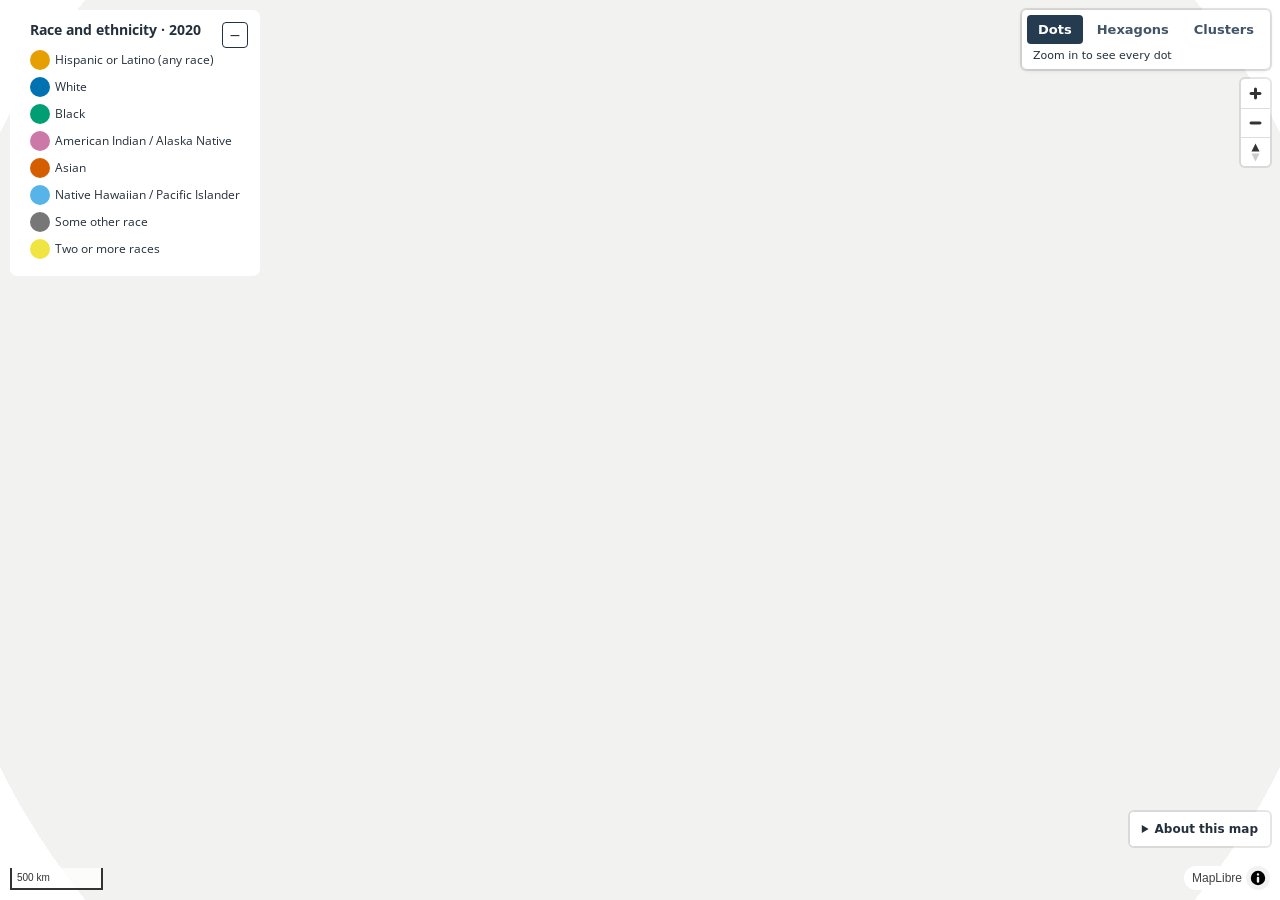
<file: census-2020/race.html>
<!DOCTYPE html>
<html lang="en">
<head>
<meta charset="utf-8"/>
<style>body{background-color:white;}</style>
<script src="race_files/htmlwidgets-1.6.4/htmlwidgets.js"></script>
<link href="race_files/maplibre-gl-5.24.0/maplibre-gl.css" rel="stylesheet" />
<script src="race_files/maplibre-gl-5.24.0/maplibre-gl.js"></script>
<link href="race_files/mapbox-gl-draw-1.5.1/mapbox-gl-draw.css" rel="stylesheet" />
<script src="race_files/mapbox-gl-draw-1.5.1/mapbox-gl-draw.js"></script>
<script src="race_files/freehand-mode-1.0.0/freehand-mode.js"></script>
<script src="race_files/rectangle-mode-1.0.0/rectangle-mode.js"></script>
<script src="race_files/radius-mode-1.0.0/radius-mode.js"></script>
<script src="race_files/bezier-mode-1.1.0/bezier-mode.js"></script>
<script src="race_files/terra-draw-1.32.2/terra-draw.umd.js"></script>
<script src="race_files/terra-draw-maplibre-gl-adapter-1.4.1/terra-draw-maplibre-gl-adapter.umd.js"></script>
<link href="race_files/mapgl-terra-draw-control-1.1.0/terra-draw-control.css" rel="stylesheet" />
<script src="race_files/mapgl-terra-draw-control-1.1.0/terra-draw-curve-mode.js"></script>
<script src="race_files/mapgl-terra-draw-control-1.1.0/terra-draw-control.js"></script>
<link href="race_files/maplibre-gl-geocoder-1.5.0/maplibre-gl-geocoder.css" rel="stylesheet" />
<script src="race_files/maplibre-gl-geocoder-1.5.0/maplibre-gl-geocoder.min.js"></script>
<script src="race_files/mapbox-gl-globe-minimap-1.2.1/bundle.js"></script>
<script src="race_files/pmtiles-4.4.0/pmtiles.js"></script>
<script src="race_files/h3j-h3t-0.9.7/h3j_h3t.js"></script>
<link href="race_files/maptiler-geocoding-control-2.1.7/style.css" rel="stylesheet" />
<script src="race_files/maptiler-geocoding-control-2.1.7/maplibregl.umd.js"></script>
<script src="race_files/turf-7.3.0/turf.min.js"></script>
<script src="race_files/turf-operations-1.0.0/turf-operations.js"></script>
<script src="race_files/html2canvas-1.4.1/html2canvas.min.js"></script>
<script src="race_files/screenshot-1.0.0/screenshot.js"></script>
<link href="race_files/legend-interactivity-1.0.0/legend-interactivity.css" rel="stylesheet" />
<script src="race_files/legend-interactivity-1.0.0/legend-interactivity.js"></script>
<script src="race_files/mapgl-slider-1.0.0/slider.js"></script>
<link href="race_files/mapgl-slider-css-1.0.0/slider-control.css" rel="stylesheet" />
<script src="race_files/mapgl-expressions-1.0.0/mapgl-expressions.js"></script>
<script src="race_files/mapgl-cluster-donut-1.0.0/cluster-donut.js"></script>
<script src="race_files/maplibregl-binding-0.5.1.9000/maplibregl.js"></script>
<link href="race_files/layers-control-2.0.0/layers-control.css" rel="stylesheet" />
<script src="race_files/layers-control-2.0.0/layers-control.js"></script>
  <title>Race and ethnicity | 2020 Census</title>
  <meta name="viewport" content="width=device-width, initial-scale=1, viewport-fit=cover"/>
  <meta name="description" content="Explore race and ethnicity across the United States with interactive dots, hexagons and clusters from the 2020 Census. By Kyle Walker."/>
  <meta property="og:type" content="website"/>
  <meta property="og:title" content="Race and ethnicity | 2020 Census"/>
  <meta property="og:description" content="Explore race and ethnicity across the United States with interactive dots, hexagons and clusters from the 2020 Census. By Kyle Walker."/>
  <meta property="og:url" content="https://walker-data.com/maps/census-2020/race.html"/>
  <meta property="og:image" content="https://walker-data.com/maps/census-2020/race-preview.png"/>
  <meta property="og:image:width" content="1450"/>
  <meta property="og:image:height" content="950"/>
  <meta property="og:image:alt" content="Race and ethnicity dot map of the United States, 2020 Census"/>
  <meta name="twitter:card" content="summary_large_image"/>
</head>
<body>
<div id="htmlwidget_container">
  <div id="htmlwidget-91aeb9e7c0df11080383" style="width:100%;height:100vh;" class="maplibregl html-widget"></div>
</div>
<script type="application/json" data-for="htmlwidget-91aeb9e7c0df11080383">{"x":{"style":{"version":8,"sources":{"ne2_shaded":{"maxzoom":6,"tileSize":256,"tiles":["https://tiles.openfreemap.org/natural_earth/ne2sr/{z}/{x}/{y}.png"],"type":"raster"},"openmaptiles":{"type":"vector","url":"https://tiles.openfreemap.org/planet"}},"sprite":"https://tiles.openfreemap.org/sprites/ofm_f384/ofm","glyphs":"https://tiles.openfreemap.org/fonts/{fontstack}/{range}.pbf","layers":[{"id":"background","type":"background","paint":{"background-color":"rgb(242,243,240)"}},{"id":"park","type":"fill","source":"openmaptiles","source-layer":"park","filter":["match",["geometry-type"],["MultiPolygon","Polygon"],true,false],"paint":{"fill-color":"rgb(230, 233, 229)"}},{"id":"water","type":"fill","source":"openmaptiles","source-layer":"water","filter":["all",["match",["geometry-type"],["MultiPolygon","Polygon"],true,false],["!=",["get","brunnel"],"tunnel"]],"paint":{"fill-antialias":true,"fill-color":"rgb(194, 200, 202)"}},{"id":"landcover_ice_shelf","type":"fill","source":"openmaptiles","source-layer":"landcover","maxzoom":8,"filter":["all",["match",["geometry-type"],["MultiPolygon","Polygon"],true,false],["==",["get","subclass"],"ice_shelf"]],"paint":{"fill-color":"hsl(0,0%,98%)","fill-opacity":0.7}},{"id":"landcover_glacier","type":"fill","source":"openmaptiles","source-layer":"landcover","maxzoom":8,"filter":["all",["match",["geometry-type"],["MultiPolygon","Polygon"],true,false],["==",["get","subclass"],"glacier"]],"paint":{"fill-color":"hsl(0,0%,98%)","fill-opacity":["interpolate",["linear"],["zoom"],0,1,8,0.5]}},{"id":"landuse_residential","type":"fill","source":"openmaptiles","source-layer":"landuse","maxzoom":16,"filter":["all",["match",["geometry-type"],["MultiPolygon","Polygon"],true,false],["==",["get","class"],"residential"]],"paint":{"fill-color":"rgb(234, 234, 230)","fill-opacity":["interpolate",["exponential",0.6],["zoom"],8,0.8,9,0.6]}},{"id":"landcover_wood","type":"fill","source":"openmaptiles","source-layer":"landcover","minzoom":10,"filter":["all",["match",["geometry-type"],["MultiPolygon","Polygon"],true,false],["==",["get","class"],"wood"]],"paint":{"fill-color":"rgb(220,224,220)","fill-opacity":["interpolate",["linear"],["zoom"],8,0,12,1]}},{"id":"waterway","type":"line","source":"openmaptiles","source-layer":"waterway","filter":["match",["geometry-type"],["LineString","MultiLineString"],true,false],"paint":{"line-color":"hsl(195,17%,78%)"}},{"id":"building","type":"fill","source":"openmaptiles","source-layer":"building","minzoom":12,"paint":{"fill-antialias":true,"fill-color":"rgb(234, 234, 229)","fill-outline-color":"rgb(219, 219, 218)"}},{"id":"tunnel_motorway_casing","type":"line","source":"openmaptiles","source-layer":"transportation","minzoom":6,"filter":["all",["match",["geometry-type"],["LineString","MultiLineString"],true,false],["all",["==",["get","brunnel"],"tunnel"],["==",["get","class"],"motorway"]]],"layout":{"line-cap":"butt","line-join":"miter"},"paint":{"line-color":"rgb(213, 213, 213)","line-opacity":1,"line-width":["interpolate",["exponential",1.4],["zoom"],5.8,0,6,3,20,40]}},{"id":"tunnel_motorway_inner","type":"line","source":"openmaptiles","source-layer":"transportation","minzoom":6,"filter":["all",["match",["geometry-type"],["LineString","MultiLineString"],true,false],["all",["==",["get","brunnel"],"tunnel"],["==",["get","class"],"motorway"]]],"layout":{"line-cap":"round","line-join":"round"},"paint":{"line-color":"rgb(234,234,234)","line-width":["interpolate",["exponential",1.4],["zoom"],4,2,6,1.3,20,30]}},{"id":"aeroway-taxiway","type":"line","source":"openmaptiles","source-layer":"aeroway","minzoom":12,"filter":["match",["get","class"],["taxiway"],true,false],"layout":{"line-cap":"round","line-join":"round"},"paint":{"line-color":"hsl(0,0%,88%)","line-opacity":1,"line-width":["interpolate",["exponential",1.55],["zoom"],13,1.8,20,20]}},{"id":"aeroway-runway-casing","type":"line","source":"openmaptiles","source-layer":"aeroway","minzoom":11,"filter":["match",["get","class"],["runway"],true,false],"layout":{"line-cap":"round","line-join":"round"},"paint":{"line-color":"hsl(0,0%,88%)","line-opacity":1,"line-width":["interpolate",["exponential",1.5],["zoom"],11,6,17,55]}},{"id":"aeroway-area","type":"fill","source":"openmaptiles","source-layer":"aeroway","minzoom":4,"filter":["all",["match",["geometry-type"],["MultiPolygon","Polygon"],true,false],["match",["get","class"],["runway","taxiway"],true,false]],"paint":{"fill-color":"rgba(255, 255, 255, 1)","fill-opacity":["interpolate",["linear"],["zoom"],13,0,14,1]}},{"id":"aeroway-runway","type":"line","source":"openmaptiles","source-layer":"aeroway","minzoom":11,"filter":["all",["match",["get","class"],["runway"],true,false],["match",["geometry-type"],["LineString","MultiLineString"],true,false]],"layout":{"line-cap":"round","line-join":"round"},"paint":{"line-color":"rgba(255, 255, 255, 1)","line-opacity":1,"line-width":["interpolate",["exponential",1.5],["zoom"],11,4,17,50]}},{"id":"road_area_pier","type":"fill","source":"openmaptiles","source-layer":"transportation","filter":["all",["match",["geometry-type"],["MultiPolygon","Polygon"],true,false],["==",["get","class"],"pier"]],"paint":{"fill-antialias":true,"fill-color":"rgb(242,243,240)"}},{"id":"road_pier","type":"line","source":"openmaptiles","source-layer":"transportation","filter":["all",["match",["geometry-type"],["LineString","MultiLineString"],true,false],["match",["get","class"],["pier"],true,false]],"layout":{"line-cap":"round","line-join":"round"},"paint":{"line-color":"rgb(242,243,240)","line-width":["interpolate",["exponential",1.2],["zoom"],15,1,17,4]}},{"id":"highway_path","type":"line","source":"openmaptiles","source-layer":"transportation","filter":["all",["match",["geometry-type"],["LineString","MultiLineString"],true,false],["==",["get","class"],"path"]],"layout":{"line-cap":"round","line-join":"round"},"paint":{"line-color":"rgb(234, 234, 234)","line-opacity":0.9,"line-width":["interpolate",["exponential",1.2],["zoom"],13,1,20,10]}},{"id":"highway_minor","type":"line","source":"openmaptiles","source-layer":"transportation","minzoom":8,"filter":["all",["match",["geometry-type"],["LineString","MultiLineString"],true,false],["match",["get","class"],["minor","service","track"],true,false]],"layout":{"line-cap":"round","line-join":"round"},"paint":{"line-color":"hsl(0,0%,88%)","line-opacity":0.9,"line-width":["interpolate",["exponential",1.55],["zoom"],13,1.8,20,20]}},{"id":"highway_major_casing","type":"line","source":"openmaptiles","source-layer":"transportation","minzoom":11,"filter":["all",["match",["geometry-type"],["LineString","MultiLineString"],true,false],["match",["get","class"],["primary","secondary","tertiary","trunk"],true,false]],"layout":{"line-cap":"butt","line-join":"miter"},"paint":{"line-color":"rgb(213, 213, 213)","line-dasharray":[12,0],"line-width":["interpolate",["exponential",1.3],["zoom"],10,3,20,23]}},{"id":"highway_major_inner","type":"line","source":"openmaptiles","source-layer":"transportation","minzoom":11,"filter":["all",["match",["geometry-type"],["LineString","MultiLineString"],true,false],["match",["get","class"],["primary","secondary","tertiary","trunk"],true,false]],"layout":{"line-cap":"round","line-join":"round"},"paint":{"line-color":"#fff","line-width":["interpolate",["exponential",1.3],["zoom"],10,2,20,20]}},{"id":"highway_major_subtle","type":"line","source":"openmaptiles","source-layer":"transportation","maxzoom":11,"filter":["all",["match",["geometry-type"],["LineString","MultiLineString"],true,false],["match",["get","class"],["primary","secondary","tertiary","trunk"],true,false]],"layout":{"line-cap":"round","line-join":"round"},"paint":{"line-color":"hsla(0,0%,85%,0.69)","line-width":2}},{"id":"highway_motorway_casing","type":"line","source":"openmaptiles","source-layer":"transportation","minzoom":6,"filter":["all",["match",["geometry-type"],["LineString","MultiLineString"],true,false],["all",["match",["get","brunnel"],["bridge","tunnel"],false,true],["==",["get","class"],"motorway"]]],"layout":{"line-cap":"butt","line-join":"miter"},"paint":{"line-color":"rgb(213, 213, 213)","line-dasharray":[2,0],"line-opacity":1,"line-width":["interpolate",["exponential",1.4],["zoom"],5.8,0,6,3,20,40]}},{"id":"highway_motorway_inner","type":"line","source":"openmaptiles","source-layer":"transportation","minzoom":6,"filter":["all",["match",["geometry-type"],["LineString","MultiLineString"],true,false],["all",["match",["get","brunnel"],["bridge","tunnel"],false,true],["==",["get","class"],"motorway"]]],"layout":{"line-cap":"round","line-join":"round"},"paint":{"line-color":["interpolate",["linear"],["zoom"],5.8,"hsla(0,0%,85%,0.53)",6,"#fff"],"line-width":["interpolate",["exponential",1.4],["zoom"],4,2,6,1.3,20,30]}},{"id":"highway_motorway_subtle","type":"line","source":"openmaptiles","source-layer":"transportation","maxzoom":6,"filter":["all",["match",["geometry-type"],["LineString","MultiLineString"],true,false],["==",["get","class"],"motorway"]],"layout":{"line-cap":"round","line-join":"round"},"paint":{"line-color":"hsla(0,0%,85%,0.53)","line-width":["interpolate",["exponential",1.4],["zoom"],4,2,6,1.3]}},{"id":"railway_transit","type":"line","source":"openmaptiles","source-layer":"transportation","minzoom":16,"filter":["all",["match",["geometry-type"],["LineString","MultiLineString"],true,false],["all",["==",["get","class"],"transit"],["match",["get","brunnel"],["tunnel"],false,true]]],"layout":{"line-join":"round"},"paint":{"line-color":"#dddddd","line-width":3}},{"id":"railway_transit_dashline","type":"line","source":"openmaptiles","source-layer":"transportation","minzoom":16,"filter":["all",["match",["geometry-type"],["LineString","MultiLineString"],true,false],["all",["==",["get","class"],"transit"],["match",["get","brunnel"],["tunnel"],false,true]]],"layout":{"line-join":"round"},"paint":{"line-color":"#fafafa","line-dasharray":[3,3],"line-width":2}},{"id":"railway_service","type":"line","source":"openmaptiles","source-layer":"transportation","minzoom":16,"filter":["all",["match",["geometry-type"],["LineString","MultiLineString"],true,false],["all",["==",["get","class"],"rail"],["has","service"]]],"layout":{"line-join":"round"},"paint":{"line-color":"#dddddd","line-width":3}},{"id":"railway_service_dashline","type":"line","source":"openmaptiles","source-layer":"transportation","minzoom":16,"filter":["all",["match",["geometry-type"],["LineString","MultiLineString"],true,false],["==",["get","class"],"rail"],["has","service"]],"layout":{"line-join":"round"},"paint":{"line-color":"#fafafa","line-dasharray":[3,3],"line-width":2}},{"id":"railway","type":"line","source":"openmaptiles","source-layer":"transportation","minzoom":13,"filter":["all",["match",["geometry-type"],["LineString","MultiLineString"],true,false],["all",["!",["has","service"]],["==",["get","class"],"rail"]]],"layout":{"line-join":"round"},"paint":{"line-color":"#dddddd","line-width":["interpolate",["exponential",1.3],["zoom"],16,3,20,7]}},{"id":"railway_dashline","type":"line","source":"openmaptiles","source-layer":"transportation","minzoom":13,"filter":["all",["match",["geometry-type"],["LineString","MultiLineString"],true,false],["all",["!",["has","service"]],["==",["get","class"],"rail"]]],"layout":{"line-join":"round"},"paint":{"line-color":"#fafafa","line-dasharray":[3,3],"line-width":["interpolate",["exponential",1.3],["zoom"],16,2,20,6]}},{"id":"highway_motorway_bridge_casing","type":"line","source":"openmaptiles","source-layer":"transportation","minzoom":6,"filter":["all",["match",["geometry-type"],["LineString","MultiLineString"],true,false],["all",["==",["get","brunnel"],"bridge"],["==",["get","class"],"motorway"]]],"layout":{"line-cap":"butt","line-join":"miter"},"paint":{"line-color":"rgb(213, 213, 213)","line-dasharray":[2,0],"line-opacity":1,"line-width":["interpolate",["exponential",1.4],["zoom"],5.8,0,6,5,20,45]}},{"id":"highway_motorway_bridge_inner","type":"line","source":"openmaptiles","source-layer":"transportation","minzoom":6,"filter":["all",["match",["geometry-type"],["LineString","MultiLineString"],true,false],["all",["==",["get","brunnel"],"bridge"],["==",["get","class"],"motorway"]]],"layout":{"line-cap":"round","line-join":"round"},"paint":{"line-color":["interpolate",["linear"],["zoom"],5.8,"hsla(0,0%,85%,0.53)",6,"#fff"],"line-width":["interpolate",["exponential",1.4],["zoom"],4,2,6,1.3,20,30]}},{"id":"boundary_3","type":"line","source":"openmaptiles","source-layer":"boundary","minzoom":8,"filter":["all",[">=",["get","admin_level"],3],["<=",["get","admin_level"],6],["!=",["get","maritime"],1],["!=",["get","disputed"],1],["!",["has","claimed_by"]]],"paint":{"line-color":"hsl(0,0%,70%)","line-dasharray":[1,1],"line-width":["interpolate",["linear",1],["zoom"],7,1,11,2]}},{"id":"boundary_2","type":"line","source":"openmaptiles","source-layer":"boundary","filter":["all",["==",["get","admin_level"],2],["!=",["get","maritime"],1],["!=",["get","disputed"],1],["!",["has","claimed_by"]]],"layout":{"line-cap":"round","line-join":"round"},"paint":{"line-color":"hsl(0,0%,70%)","line-opacity":["interpolate",["linear"],["zoom"],0,0.4,4,1],"line-width":["interpolate",["linear"],["zoom"],3,1,5,1.2,12,3]}},{"id":"boundary_disputed","type":"line","source":"openmaptiles","source-layer":"boundary","filter":["all",["!=",["get","maritime"],1],["==",["get","disputed"],1]],"paint":{"line-color":"hsl(0,0%,70%)","line-dasharray":[1,2],"line-width":["interpolate",["linear"],["zoom"],3,1,5,1.2,12,3]}},{"id":"waterway_line_label","type":"symbol","source":"openmaptiles","source-layer":"waterway","minzoom":10,"filter":["match",["geometry-type"],["LineString","MultiLineString"],true,false],"layout":{"symbol-placement":"line","symbol-spacing":350,"text-field":["case",["has","name:nonlatin"],["concat",["get","name:latin"]," ",["get","name:nonlatin"]],["coalesce",["get","name_en"],["get","name"]]],"text-font":["Noto Sans Italic"],"text-letter-spacing":0.2,"text-max-width":5,"text-size":14},"paint":{"text-color":"hsl(0,0%,66%)","text-halo-color":"rgba(255,255,255,0.7)","text-halo-width":1.5}},{"id":"water_name_point_label","type":"symbol","source":"openmaptiles","source-layer":"water_name","filter":["match",["geometry-type"],["MultiPoint","Point"],true,false],"layout":{"text-field":["case",["has","name:nonlatin"],["concat",["get","name:latin"],"\n",["get","name:nonlatin"]],["coalesce",["get","name_en"],["get","name"]]],"text-font":["Noto Sans Italic"],"text-letter-spacing":0.2,"text-max-width":5,"text-size":["interpolate",["linear"],["zoom"],0,10,8,14]},"paint":{"text-color":"#495e91","text-halo-color":"rgba(255,255,255,0.7)","text-halo-width":1.5}},{"id":"water_name_line_label","type":"symbol","source":"openmaptiles","source-layer":"water_name","filter":["match",["geometry-type"],["LineString","MultiLineString"],true,false],"layout":{"symbol-placement":"line","symbol-spacing":350,"text-field":["case",["has","name:nonlatin"],["concat",["get","name:latin"]," ",["get","name:nonlatin"]],["coalesce",["get","name_en"],["get","name"]]],"text-font":["Noto Sans Italic"],"text-letter-spacing":0.2,"text-max-width":5,"text-size":14},"paint":{"text-color":"#495e91","text-halo-color":"rgba(255,255,255,0.7)","text-halo-width":1.5}},{"id":"highway-name-path","type":"symbol","source":"openmaptiles","source-layer":"transportation_name","minzoom":15.5,"filter":["==",["get","class"],"path"],"layout":{"symbol-placement":"line","text-field":["case",["has","name:nonlatin"],["concat",["get","name:latin"]," ",["get","name:nonlatin"]],["coalesce",["get","name_en"],["get","name"]]],"text-font":["Noto Sans Regular"],"text-rotation-alignment":"map","text-size":["interpolate",["linear"],["zoom"],13,12,14,13]},"paint":{"text-color":"hsl(30,0%,62%)","text-halo-color":"#f8f4f0","text-halo-width":0.5}},{"id":"highway-name-minor","type":"symbol","source":"openmaptiles","source-layer":"transportation_name","minzoom":15,"filter":["all",["match",["geometry-type"],["LineString","MultiLineString"],true,false],["match",["get","class"],["minor","service","track"],true,false]],"layout":{"symbol-placement":"line","text-field":["case",["has","name:nonlatin"],["concat",["get","name:latin"]," ",["get","name:nonlatin"]],["coalesce",["get","name_en"],["get","name"]]],"text-font":["Noto Sans Regular"],"text-rotation-alignment":"map","text-size":["interpolate",["linear"],["zoom"],13,12,14,13]},"paint":{"text-color":"#666","text-halo-blur":0.5,"text-halo-width":1}},{"id":"highway-name-major","type":"symbol","source":"openmaptiles","source-layer":"transportation_name","minzoom":12.2,"filter":["match",["get","class"],["primary","secondary","tertiary","trunk"],true,false],"layout":{"symbol-placement":"line","text-field":["case",["has","name:nonlatin"],["concat",["get","name:latin"]," ",["get","name:nonlatin"]],["coalesce",["get","name_en"],["get","name"]]],"text-font":["Noto Sans Regular"],"text-rotation-alignment":"map","text-size":["interpolate",["linear"],["zoom"],13,12,14,13]},"paint":{"text-color":"#666","text-halo-blur":0.5,"text-halo-width":1}},{"id":"highway-shield-non-us","type":"symbol","source":"openmaptiles","source-layer":"transportation_name","minzoom":11,"filter":["all",["<=",["get","ref_length"],6],["match",["geometry-type"],["LineString","MultiLineString"],true,false],["match",["get","network"],["us-highway","us-interstate","us-state"],false,true]],"layout":{"icon-image":["concat","road_",["get","ref_length"]],"icon-rotation-alignment":"viewport","icon-size":1,"symbol-placement":["step",["zoom"],"point",11,"line"],"symbol-spacing":200,"text-field":["to-string",["get","ref"]],"text-font":["Noto Sans Regular"],"text-rotation-alignment":"viewport","text-size":10}},{"id":"highway-shield-us-interstate","type":"symbol","source":"openmaptiles","source-layer":"transportation_name","minzoom":11,"filter":["all",["<=",["get","ref_length"],6],["match",["geometry-type"],["LineString","MultiLineString"],true,false],["match",["get","network"],["us-interstate"],true,false]],"layout":{"icon-image":["concat",["get","network"],"_",["get","ref_length"]],"icon-rotation-alignment":"viewport","icon-size":1,"symbol-placement":["step",["zoom"],"point",7,"line",8,"line"],"symbol-spacing":200,"text-field":["to-string",["get","ref"]],"text-font":["Noto Sans Regular"],"text-rotation-alignment":"viewport","text-size":10}},{"id":"road_shield_us","type":"symbol","source":"openmaptiles","source-layer":"transportation_name","minzoom":12,"filter":["all",["<=",["get","ref_length"],6],["match",["geometry-type"],["LineString","MultiLineString"],true,false],["match",["get","network"],["us-highway","us-state"],true,false]],"layout":{"icon-image":["concat",["get","network"],"_",["get","ref_length"]],"icon-rotation-alignment":"viewport","icon-size":1,"symbol-placement":["step",["zoom"],"point",11,"line"],"symbol-spacing":200,"text-field":["to-string",["get","ref"]],"text-font":["Noto Sans Regular"],"text-rotation-alignment":"viewport","text-size":10}},{"id":"airport","type":"symbol","source":"openmaptiles","source-layer":"aerodrome_label","minzoom":11,"filter":["all",["has","iata"]],"layout":{"icon-image":"airport_11","icon-size":1,"text-anchor":"top","text-field":["case",["has","name:nonlatin"],["concat",["get","name:latin"],"\n",["get","name:nonlatin"]],["coalesce",["get","name_en"],["get","name"]]],"text-font":["Noto Sans Regular"],"text-max-width":9,"text-offset":[0,0.6],"text-optional":true,"text-padding":2,"text-size":12},"paint":{"text-color":"#666","text-halo-blur":0.5,"text-halo-color":"#ffffff","text-halo-width":1}},{"id":"label_other","type":"symbol","source":"openmaptiles","source-layer":"place","minzoom":8,"filter":["match",["get","class"],["city","continent","country","state","town","village"],false,true],"layout":{"text-field":["case",["has","name:nonlatin"],["concat",["get","name:latin"],"\n",["get","name:nonlatin"]],["coalesce",["get","name_en"],["get","name"]]],"text-font":["Noto Sans Italic"],"text-letter-spacing":0.1,"text-max-width":9,"text-size":["interpolate",["linear"],["zoom"],8,9,12,10],"text-transform":"uppercase"},"paint":{"text-color":"#333","text-halo-blur":1,"text-halo-color":"#fff","text-halo-width":1}},{"id":"label_village","type":"symbol","source":"openmaptiles","source-layer":"place","minzoom":9,"filter":["==",["get","class"],"village"],"layout":{"icon-allow-overlap":true,"icon-image":["step",["zoom"],"circle_11_black",10,""],"icon-optional":false,"icon-size":0.2,"text-anchor":"bottom","text-field":["case",["has","name:nonlatin"],["concat",["get","name:latin"],"\n",["get","name:nonlatin"]],["coalesce",["get","name_en"],["get","name"]]],"text-font":["Noto Sans Regular"],"text-max-width":8,"text-size":["interpolate",["exponential",1.2],["zoom"],7,10,11,12]},"paint":{"text-color":"#000","text-halo-blur":1,"text-halo-color":"#fff","text-halo-width":1}},{"id":"label_town","type":"symbol","source":"openmaptiles","source-layer":"place","minzoom":6,"filter":["==",["get","class"],"town"],"layout":{"icon-allow-overlap":true,"icon-image":["step",["zoom"],"circle_11_black",10,""],"icon-optional":false,"icon-size":0.2,"text-anchor":"bottom","text-field":["case",["has","name:nonlatin"],["concat",["get","name:latin"],"\n",["get","name:nonlatin"]],["coalesce",["get","name_en"],["get","name"]]],"text-font":["Noto Sans Regular"],"text-max-width":8,"text-size":["interpolate",["exponential",1.2],["zoom"],7,12,11,14]},"paint":{"text-color":"#000","text-halo-blur":1,"text-halo-color":"#fff","text-halo-width":1}},{"id":"label_state","type":"symbol","source":"openmaptiles","source-layer":"place","minzoom":5,"maxzoom":8,"filter":["==",["get","class"],"state"],"layout":{"text-field":["case",["has","name:nonlatin"],["concat",["get","name:latin"],"\n",["get","name:nonlatin"]],["coalesce",["get","name_en"],["get","name"]]],"text-font":["Noto Sans Italic"],"text-letter-spacing":0.2,"text-max-width":9,"text-size":["interpolate",["linear"],["zoom"],5,10,8,14],"text-transform":"uppercase"},"paint":{"text-color":"#333","text-halo-blur":1,"text-halo-color":"#fff","text-halo-width":1}},{"id":"label_city","type":"symbol","source":"openmaptiles","source-layer":"place","minzoom":3,"filter":["all",["==",["get","class"],"city"],["!=",["get","capital"],2]],"layout":{"icon-allow-overlap":true,"icon-image":["step",["zoom"],"circle_11_black",9,""],"icon-optional":false,"icon-size":0.4,"text-anchor":"bottom","text-field":["case",["has","name:nonlatin"],["concat",["get","name:latin"],"\n",["get","name:nonlatin"]],["coalesce",["get","name_en"],["get","name"]]],"text-font":["Noto Sans Regular"],"text-max-width":8,"text-offset":[0,-0.1],"text-size":["interpolate",["exponential",1.2],["zoom"],4,11,7,13,11,18]},"paint":{"text-color":"#000","text-halo-blur":1,"text-halo-color":"#fff","text-halo-width":1}},{"id":"label_city_capital","type":"symbol","source":"openmaptiles","source-layer":"place","minzoom":3,"filter":["all",["==",["get","class"],"city"],["==",["get","capital"],2]],"layout":{"icon-allow-overlap":true,"icon-image":["step",["zoom"],"circle_11_black",9,""],"icon-optional":false,"icon-size":0.5,"text-anchor":"bottom","text-field":["case",["has","name:nonlatin"],["concat",["get","name:latin"],"\n",["get","name:nonlatin"]],["coalesce",["get","name_en"],["get","name"]]],"text-font":["Noto Sans Bold"],"text-max-width":8,"text-offset":[0,-0.2],"text-size":["interpolate",["exponential",1.2],["zoom"],4,12,7,14,11,20]},"paint":{"text-color":"#000","text-halo-blur":1,"text-halo-color":"#fff","text-halo-width":1}},{"id":"label_country_3","type":"symbol","source":"openmaptiles","source-layer":"place","minzoom":2,"maxzoom":9,"filter":["all",["==",["get","class"],"country"],[">=",["get","rank"],3]],"layout":{"text-field":["case",["has","name:nonlatin"],["concat",["get","name:latin"],"\n",["get","name:nonlatin"]],["coalesce",["get","name_en"],["get","name"]]],"text-font":["Noto Sans Bold"],"text-max-width":6.25,"text-size":["interpolate",["linear"],["zoom"],3,9,7,17]},"paint":{"text-color":"#000","text-halo-blur":1,"text-halo-color":"#fff","text-halo-width":1}},{"id":"label_country_2","type":"symbol","source":"openmaptiles","source-layer":"place","maxzoom":9,"filter":["all",["==",["get","class"],"country"],["==",["get","rank"],2]],"layout":{"text-field":["case",["has","name:nonlatin"],["concat",["get","name:latin"],"\n",["get","name:nonlatin"]],["coalesce",["get","name_en"],["get","name"]]],"text-font":["Noto Sans Bold"],"text-max-width":6.25,"text-size":["interpolate",["linear"],["zoom"],2,9,5,17]},"paint":{"text-color":"#000","text-halo-blur":1,"text-halo-color":"#fff","text-halo-width":1}},{"id":"label_country_1","type":"symbol","source":"openmaptiles","source-layer":"place","maxzoom":9,"filter":["all",["==",["get","class"],"country"],["==",["get","rank"],1]],"layout":{"text-field":["case",["has","name:nonlatin"],["concat",["get","name:latin"],"\n",["get","name:nonlatin"]],["coalesce",["get","name_en"],["get","name"]]],"text-font":["Noto Sans Bold"],"text-max-width":6.25,"text-size":["interpolate",["linear"],["zoom"],1,9,4,17]},"paint":{"text-color":"#000","text-halo-blur":1,"text-halo-color":"#fff","text-halo-width":1}}]},"center":[-98,39],"zoom":3.5,"bearing":0,"pitch":0,"projection":"globe","additional_params":{"minZoom":3,"maxZoom":14,"hash":true},"sources":[{"id":"hexes","type":"vector","url":"https://census.walker-tiles.com/race-hexes-2020-1eca0bcd6634.json","minzoom":3,"maxzoom":11},{"id":"people","type":"vector","url":"https://census.walker-tiles.com/race-dots-2020-e12e9b41019f.json","minzoom":3,"maxzoom":14},{"id":"clusters","type":"vector","url":"https://census.walker-tiles.com/race-clusters-2020-169f3c48ed58.json","minzoom":3,"maxzoom":11}],"layers":[{"id":"h3_r04","type":"fill","source":"hexes","source_layer":"h3_r04","paint":{"fill-antialias":true,"fill-color":["match",["get","modal_category"],"1","#E69F00","2","#0072B2","3","#009E73","4","#CC79A7","5","#D55E00","6","#56B4E9","7","#777777","8","#F0E442","#999999"],"fill-opacity":["interpolate",["linear"],["zoom"],3,0.9,4.5,0.9,5.5,0],"fill-outline-color":"rgba(45,62,78,0.45)","fill-translate-anchor":"map"},"layout":{"visibility":"none"},"slot":null,"minzoom":3,"maxzoom":5.5,"popup":null,"tooltip":null,"tooltip_style":null,"popup_style":null,"hover_options":null,"before_id":"label_town","filter":["all",["==",["get","modal_tie"],false],[">=",["get","point_count"],10]]},{"id":"h3_r04_hit","type":"fill","source":"hexes","source_layer":"h3_r04","paint":{"fill-antialias":false,"fill-opacity":0,"fill-translate-anchor":"map"},"layout":{"visibility":"none"},"slot":null,"minzoom":null,"maxzoom":null,"popup":["concat","<section class='demographic-hex-popup' aria-label='Hexagon composition'><strong>Race and ethnicity · 2020<\/strong><div class='demographic-hex-total'>",["number-format",["get","point_count"],{"locale":"en-US","style":"decimal"}]," people in this hexagon<\/div>",["case",["==",["get","modal_tie"],true],"<div class='demographic-hex-tie'>No single largest group (tie)<\/div>",""],"<ul>",["concat","<li class='demographic-share'><div><span>","Hispanic or Latino (any race)","<\/span><span class='demographic-percent'>",["case",["all",[">",["*",100,["/",["coalesce",["get","group_id:1"],0],["get","point_count"]]],0],["<",["*",100,["/",["coalesce",["get","group_id:1"],0],["get","point_count"]]],0.1]],"&lt;0.1",["number-format",["*",100,["/",["coalesce",["get","group_id:1"],0],["get","point_count"]]],{"min-fraction-digits":1,"max-fraction-digits":1}]],"%<\/span><\/div><div class='demographic-bar-track' aria-hidden='true'>","<span style='background:","#E69F00",";width:",["*",100,["/",["coalesce",["get","group_id:1"],0],["get","point_count"]]],"%'><\/span><\/div><\/li>"],["concat","<li class='demographic-share'><div><span>","White","<\/span><span class='demographic-percent'>",["case",["all",[">",["*",100,["/",["coalesce",["get","group_id:2"],0],["get","point_count"]]],0],["<",["*",100,["/",["coalesce",["get","group_id:2"],0],["get","point_count"]]],0.1]],"&lt;0.1",["number-format",["*",100,["/",["coalesce",["get","group_id:2"],0],["get","point_count"]]],{"min-fraction-digits":1,"max-fraction-digits":1}]],"%<\/span><\/div><div class='demographic-bar-track' aria-hidden='true'>","<span style='background:","#0072B2",";width:",["*",100,["/",["coalesce",["get","group_id:2"],0],["get","point_count"]]],"%'><\/span><\/div><\/li>"],["concat","<li class='demographic-share'><div><span>","Black","<\/span><span class='demographic-percent'>",["case",["all",[">",["*",100,["/",["coalesce",["get","group_id:3"],0],["get","point_count"]]],0],["<",["*",100,["/",["coalesce",["get","group_id:3"],0],["get","point_count"]]],0.1]],"&lt;0.1",["number-format",["*",100,["/",["coalesce",["get","group_id:3"],0],["get","point_count"]]],{"min-fraction-digits":1,"max-fraction-digits":1}]],"%<\/span><\/div><div class='demographic-bar-track' aria-hidden='true'>","<span style='background:","#009E73",";width:",["*",100,["/",["coalesce",["get","group_id:3"],0],["get","point_count"]]],"%'><\/span><\/div><\/li>"],["concat","<li class='demographic-share'><div><span>","American Indian / Alaska Native","<\/span><span class='demographic-percent'>",["case",["all",[">",["*",100,["/",["coalesce",["get","group_id:4"],0],["get","point_count"]]],0],["<",["*",100,["/",["coalesce",["get","group_id:4"],0],["get","point_count"]]],0.1]],"&lt;0.1",["number-format",["*",100,["/",["coalesce",["get","group_id:4"],0],["get","point_count"]]],{"min-fraction-digits":1,"max-fraction-digits":1}]],"%<\/span><\/div><div class='demographic-bar-track' aria-hidden='true'>","<span style='background:","#CC79A7",";width:",["*",100,["/",["coalesce",["get","group_id:4"],0],["get","point_count"]]],"%'><\/span><\/div><\/li>"],["concat","<li class='demographic-share'><div><span>","Asian","<\/span><span class='demographic-percent'>",["case",["all",[">",["*",100,["/",["coalesce",["get","group_id:5"],0],["get","point_count"]]],0],["<",["*",100,["/",["coalesce",["get","group_id:5"],0],["get","point_count"]]],0.1]],"&lt;0.1",["number-format",["*",100,["/",["coalesce",["get","group_id:5"],0],["get","point_count"]]],{"min-fraction-digits":1,"max-fraction-digits":1}]],"%<\/span><\/div><div class='demographic-bar-track' aria-hidden='true'>","<span style='background:","#D55E00",";width:",["*",100,["/",["coalesce",["get","group_id:5"],0],["get","point_count"]]],"%'><\/span><\/div><\/li>"],["concat","<li class='demographic-share'><div><span>","Native Hawaiian / Pacific Islander","<\/span><span class='demographic-percent'>",["case",["all",[">",["*",100,["/",["coalesce",["get","group_id:6"],0],["get","point_count"]]],0],["<",["*",100,["/",["coalesce",["get","group_id:6"],0],["get","point_count"]]],0.1]],"&lt;0.1",["number-format",["*",100,["/",["coalesce",["get","group_id:6"],0],["get","point_count"]]],{"min-fraction-digits":1,"max-fraction-digits":1}]],"%<\/span><\/div><div class='demographic-bar-track' aria-hidden='true'>","<span style='background:","#56B4E9",";width:",["*",100,["/",["coalesce",["get","group_id:6"],0],["get","point_count"]]],"%'><\/span><\/div><\/li>"],["concat","<li class='demographic-share'><div><span>","Some other race","<\/span><span class='demographic-percent'>",["case",["all",[">",["*",100,["/",["coalesce",["get","group_id:7"],0],["get","point_count"]]],0],["<",["*",100,["/",["coalesce",["get","group_id:7"],0],["get","point_count"]]],0.1]],"&lt;0.1",["number-format",["*",100,["/",["coalesce",["get","group_id:7"],0],["get","point_count"]]],{"min-fraction-digits":1,"max-fraction-digits":1}]],"%<\/span><\/div><div class='demographic-bar-track' aria-hidden='true'>","<span style='background:","#777777",";width:",["*",100,["/",["coalesce",["get","group_id:7"],0],["get","point_count"]]],"%'><\/span><\/div><\/li>"],["concat","<li class='demographic-share'><div><span>","Two or more races","<\/span><span class='demographic-percent'>",["case",["all",[">",["*",100,["/",["coalesce",["get","group_id:8"],0],["get","point_count"]]],0],["<",["*",100,["/",["coalesce",["get","group_id:8"],0],["get","point_count"]]],0.1]],"&lt;0.1",["number-format",["*",100,["/",["coalesce",["get","group_id:8"],0],["get","point_count"]]],{"min-fraction-digits":1,"max-fraction-digits":1}]],"%<\/span><\/div><div class='demographic-bar-track' aria-hidden='true'>","<span style='background:","#F0E442",";width:",["*",100,["/",["coalesce",["get","group_id:8"],0],["get","point_count"]]],"%'><\/span><\/div><\/li>"],"<\/ul><\/section>"],"tooltip":null,"tooltip_style":null,"popup_style":{"background_color":"rgba(255, 255, 255, 0.96)","text_color":"#222222","border_color":"rgba(0, 0, 0, 0.12)","border_width":1,"border_radius":7,"shadow":true,"shadow_color":"rgba(0, 0, 0, 0.16)","shadow_size":8,"padding":12,"font_family":"system-ui","font_size":12,"max_width":"min(300px, calc(100vw - 24px))"},"hover_options":null,"before_id":"label_town","filter":["all",["==",["get","modal_tie"],false],[">=",["get","point_count"],10]]},{"id":"h3_r04_ties","type":"fill","source":"hexes","source_layer":"h3_r04","paint":{"fill-antialias":true,"fill-color":"#D9D9D9","fill-opacity":["interpolate",["linear"],["zoom"],3,0.9,4.5,0.9,5.5,0],"fill-outline-color":"rgba(45,62,78,0.45)","fill-translate-anchor":"map"},"layout":{"visibility":"none"},"slot":null,"minzoom":3,"maxzoom":5.5,"popup":null,"tooltip":null,"tooltip_style":null,"popup_style":null,"hover_options":null,"before_id":"label_town","filter":["all",["==",["get","modal_tie"],true],[">=",["get","point_count"],10]]},{"id":"h3_r04_ties_hit","type":"fill","source":"hexes","source_layer":"h3_r04","paint":{"fill-antialias":false,"fill-opacity":0,"fill-translate-anchor":"map"},"layout":{"visibility":"none"},"slot":null,"minzoom":null,"maxzoom":null,"popup":["concat","<section class='demographic-hex-popup' aria-label='Hexagon composition'><strong>Race and ethnicity · 2020<\/strong><div class='demographic-hex-total'>",["number-format",["get","point_count"],{"locale":"en-US","style":"decimal"}]," people in this hexagon<\/div>",["case",["==",["get","modal_tie"],true],"<div class='demographic-hex-tie'>No single largest group (tie)<\/div>",""],"<ul>",["concat","<li class='demographic-share'><div><span>","Hispanic or Latino (any race)","<\/span><span class='demographic-percent'>",["case",["all",[">",["*",100,["/",["coalesce",["get","group_id:1"],0],["get","point_count"]]],0],["<",["*",100,["/",["coalesce",["get","group_id:1"],0],["get","point_count"]]],0.1]],"&lt;0.1",["number-format",["*",100,["/",["coalesce",["get","group_id:1"],0],["get","point_count"]]],{"min-fraction-digits":1,"max-fraction-digits":1}]],"%<\/span><\/div><div class='demographic-bar-track' aria-hidden='true'>","<span style='background:","#E69F00",";width:",["*",100,["/",["coalesce",["get","group_id:1"],0],["get","point_count"]]],"%'><\/span><\/div><\/li>"],["concat","<li class='demographic-share'><div><span>","White","<\/span><span class='demographic-percent'>",["case",["all",[">",["*",100,["/",["coalesce",["get","group_id:2"],0],["get","point_count"]]],0],["<",["*",100,["/",["coalesce",["get","group_id:2"],0],["get","point_count"]]],0.1]],"&lt;0.1",["number-format",["*",100,["/",["coalesce",["get","group_id:2"],0],["get","point_count"]]],{"min-fraction-digits":1,"max-fraction-digits":1}]],"%<\/span><\/div><div class='demographic-bar-track' aria-hidden='true'>","<span style='background:","#0072B2",";width:",["*",100,["/",["coalesce",["get","group_id:2"],0],["get","point_count"]]],"%'><\/span><\/div><\/li>"],["concat","<li class='demographic-share'><div><span>","Black","<\/span><span class='demographic-percent'>",["case",["all",[">",["*",100,["/",["coalesce",["get","group_id:3"],0],["get","point_count"]]],0],["<",["*",100,["/",["coalesce",["get","group_id:3"],0],["get","point_count"]]],0.1]],"&lt;0.1",["number-format",["*",100,["/",["coalesce",["get","group_id:3"],0],["get","point_count"]]],{"min-fraction-digits":1,"max-fraction-digits":1}]],"%<\/span><\/div><div class='demographic-bar-track' aria-hidden='true'>","<span style='background:","#009E73",";width:",["*",100,["/",["coalesce",["get","group_id:3"],0],["get","point_count"]]],"%'><\/span><\/div><\/li>"],["concat","<li class='demographic-share'><div><span>","American Indian / Alaska Native","<\/span><span class='demographic-percent'>",["case",["all",[">",["*",100,["/",["coalesce",["get","group_id:4"],0],["get","point_count"]]],0],["<",["*",100,["/",["coalesce",["get","group_id:4"],0],["get","point_count"]]],0.1]],"&lt;0.1",["number-format",["*",100,["/",["coalesce",["get","group_id:4"],0],["get","point_count"]]],{"min-fraction-digits":1,"max-fraction-digits":1}]],"%<\/span><\/div><div class='demographic-bar-track' aria-hidden='true'>","<span style='background:","#CC79A7",";width:",["*",100,["/",["coalesce",["get","group_id:4"],0],["get","point_count"]]],"%'><\/span><\/div><\/li>"],["concat","<li class='demographic-share'><div><span>","Asian","<\/span><span class='demographic-percent'>",["case",["all",[">",["*",100,["/",["coalesce",["get","group_id:5"],0],["get","point_count"]]],0],["<",["*",100,["/",["coalesce",["get","group_id:5"],0],["get","point_count"]]],0.1]],"&lt;0.1",["number-format",["*",100,["/",["coalesce",["get","group_id:5"],0],["get","point_count"]]],{"min-fraction-digits":1,"max-fraction-digits":1}]],"%<\/span><\/div><div class='demographic-bar-track' aria-hidden='true'>","<span style='background:","#D55E00",";width:",["*",100,["/",["coalesce",["get","group_id:5"],0],["get","point_count"]]],"%'><\/span><\/div><\/li>"],["concat","<li class='demographic-share'><div><span>","Native Hawaiian / Pacific Islander","<\/span><span class='demographic-percent'>",["case",["all",[">",["*",100,["/",["coalesce",["get","group_id:6"],0],["get","point_count"]]],0],["<",["*",100,["/",["coalesce",["get","group_id:6"],0],["get","point_count"]]],0.1]],"&lt;0.1",["number-format",["*",100,["/",["coalesce",["get","group_id:6"],0],["get","point_count"]]],{"min-fraction-digits":1,"max-fraction-digits":1}]],"%<\/span><\/div><div class='demographic-bar-track' aria-hidden='true'>","<span style='background:","#56B4E9",";width:",["*",100,["/",["coalesce",["get","group_id:6"],0],["get","point_count"]]],"%'><\/span><\/div><\/li>"],["concat","<li class='demographic-share'><div><span>","Some other race","<\/span><span class='demographic-percent'>",["case",["all",[">",["*",100,["/",["coalesce",["get","group_id:7"],0],["get","point_count"]]],0],["<",["*",100,["/",["coalesce",["get","group_id:7"],0],["get","point_count"]]],0.1]],"&lt;0.1",["number-format",["*",100,["/",["coalesce",["get","group_id:7"],0],["get","point_count"]]],{"min-fraction-digits":1,"max-fraction-digits":1}]],"%<\/span><\/div><div class='demographic-bar-track' aria-hidden='true'>","<span style='background:","#777777",";width:",["*",100,["/",["coalesce",["get","group_id:7"],0],["get","point_count"]]],"%'><\/span><\/div><\/li>"],["concat","<li class='demographic-share'><div><span>","Two or more races","<\/span><span class='demographic-percent'>",["case",["all",[">",["*",100,["/",["coalesce",["get","group_id:8"],0],["get","point_count"]]],0],["<",["*",100,["/",["coalesce",["get","group_id:8"],0],["get","point_count"]]],0.1]],"&lt;0.1",["number-format",["*",100,["/",["coalesce",["get","group_id:8"],0],["get","point_count"]]],{"min-fraction-digits":1,"max-fraction-digits":1}]],"%<\/span><\/div><div class='demographic-bar-track' aria-hidden='true'>","<span style='background:","#F0E442",";width:",["*",100,["/",["coalesce",["get","group_id:8"],0],["get","point_count"]]],"%'><\/span><\/div><\/li>"],"<\/ul><\/section>"],"tooltip":null,"tooltip_style":null,"popup_style":{"background_color":"rgba(255, 255, 255, 0.96)","text_color":"#222222","border_color":"rgba(0, 0, 0, 0.12)","border_width":1,"border_radius":7,"shadow":true,"shadow_color":"rgba(0, 0, 0, 0.16)","shadow_size":8,"padding":12,"font_family":"system-ui","font_size":12,"max_width":"min(300px, calc(100vw - 24px))"},"hover_options":null,"before_id":"label_town","filter":["all",["==",["get","modal_tie"],true],[">=",["get","point_count"],10]]},{"id":"h3_r05","type":"fill","source":"hexes","source_layer":"h3_r05","paint":{"fill-antialias":true,"fill-color":["match",["get","modal_category"],"1","#E69F00","2","#0072B2","3","#009E73","4","#CC79A7","5","#D55E00","6","#56B4E9","7","#777777","8","#F0E442","#999999"],"fill-opacity":["interpolate",["linear"],["zoom"],4.5,0,5.5,0.9,6.5,0.9,7.5,0],"fill-outline-color":"rgba(45,62,78,0.45)","fill-translate-anchor":"map"},"layout":{"visibility":"none"},"slot":null,"minzoom":4.5,"maxzoom":7.5,"popup":null,"tooltip":null,"tooltip_style":null,"popup_style":null,"hover_options":null,"before_id":"label_town","filter":["all",["==",["get","modal_tie"],false],[">=",["get","point_count"],10]]},{"id":"h3_r05_hit","type":"fill","source":"hexes","source_layer":"h3_r05","paint":{"fill-antialias":false,"fill-opacity":0,"fill-translate-anchor":"map"},"layout":{"visibility":"none"},"slot":null,"minzoom":null,"maxzoom":null,"popup":["concat","<section class='demographic-hex-popup' aria-label='Hexagon composition'><strong>Race and ethnicity · 2020<\/strong><div class='demographic-hex-total'>",["number-format",["get","point_count"],{"locale":"en-US","style":"decimal"}]," people in this hexagon<\/div>",["case",["==",["get","modal_tie"],true],"<div class='demographic-hex-tie'>No single largest group (tie)<\/div>",""],"<ul>",["concat","<li class='demographic-share'><div><span>","Hispanic or Latino (any race)","<\/span><span class='demographic-percent'>",["case",["all",[">",["*",100,["/",["coalesce",["get","group_id:1"],0],["get","point_count"]]],0],["<",["*",100,["/",["coalesce",["get","group_id:1"],0],["get","point_count"]]],0.1]],"&lt;0.1",["number-format",["*",100,["/",["coalesce",["get","group_id:1"],0],["get","point_count"]]],{"min-fraction-digits":1,"max-fraction-digits":1}]],"%<\/span><\/div><div class='demographic-bar-track' aria-hidden='true'>","<span style='background:","#E69F00",";width:",["*",100,["/",["coalesce",["get","group_id:1"],0],["get","point_count"]]],"%'><\/span><\/div><\/li>"],["concat","<li class='demographic-share'><div><span>","White","<\/span><span class='demographic-percent'>",["case",["all",[">",["*",100,["/",["coalesce",["get","group_id:2"],0],["get","point_count"]]],0],["<",["*",100,["/",["coalesce",["get","group_id:2"],0],["get","point_count"]]],0.1]],"&lt;0.1",["number-format",["*",100,["/",["coalesce",["get","group_id:2"],0],["get","point_count"]]],{"min-fraction-digits":1,"max-fraction-digits":1}]],"%<\/span><\/div><div class='demographic-bar-track' aria-hidden='true'>","<span style='background:","#0072B2",";width:",["*",100,["/",["coalesce",["get","group_id:2"],0],["get","point_count"]]],"%'><\/span><\/div><\/li>"],["concat","<li class='demographic-share'><div><span>","Black","<\/span><span class='demographic-percent'>",["case",["all",[">",["*",100,["/",["coalesce",["get","group_id:3"],0],["get","point_count"]]],0],["<",["*",100,["/",["coalesce",["get","group_id:3"],0],["get","point_count"]]],0.1]],"&lt;0.1",["number-format",["*",100,["/",["coalesce",["get","group_id:3"],0],["get","point_count"]]],{"min-fraction-digits":1,"max-fraction-digits":1}]],"%<\/span><\/div><div class='demographic-bar-track' aria-hidden='true'>","<span style='background:","#009E73",";width:",["*",100,["/",["coalesce",["get","group_id:3"],0],["get","point_count"]]],"%'><\/span><\/div><\/li>"],["concat","<li class='demographic-share'><div><span>","American Indian / Alaska Native","<\/span><span class='demographic-percent'>",["case",["all",[">",["*",100,["/",["coalesce",["get","group_id:4"],0],["get","point_count"]]],0],["<",["*",100,["/",["coalesce",["get","group_id:4"],0],["get","point_count"]]],0.1]],"&lt;0.1",["number-format",["*",100,["/",["coalesce",["get","group_id:4"],0],["get","point_count"]]],{"min-fraction-digits":1,"max-fraction-digits":1}]],"%<\/span><\/div><div class='demographic-bar-track' aria-hidden='true'>","<span style='background:","#CC79A7",";width:",["*",100,["/",["coalesce",["get","group_id:4"],0],["get","point_count"]]],"%'><\/span><\/div><\/li>"],["concat","<li class='demographic-share'><div><span>","Asian","<\/span><span class='demographic-percent'>",["case",["all",[">",["*",100,["/",["coalesce",["get","group_id:5"],0],["get","point_count"]]],0],["<",["*",100,["/",["coalesce",["get","group_id:5"],0],["get","point_count"]]],0.1]],"&lt;0.1",["number-format",["*",100,["/",["coalesce",["get","group_id:5"],0],["get","point_count"]]],{"min-fraction-digits":1,"max-fraction-digits":1}]],"%<\/span><\/div><div class='demographic-bar-track' aria-hidden='true'>","<span style='background:","#D55E00",";width:",["*",100,["/",["coalesce",["get","group_id:5"],0],["get","point_count"]]],"%'><\/span><\/div><\/li>"],["concat","<li class='demographic-share'><div><span>","Native Hawaiian / Pacific Islander","<\/span><span class='demographic-percent'>",["case",["all",[">",["*",100,["/",["coalesce",["get","group_id:6"],0],["get","point_count"]]],0],["<",["*",100,["/",["coalesce",["get","group_id:6"],0],["get","point_count"]]],0.1]],"&lt;0.1",["number-format",["*",100,["/",["coalesce",["get","group_id:6"],0],["get","point_count"]]],{"min-fraction-digits":1,"max-fraction-digits":1}]],"%<\/span><\/div><div class='demographic-bar-track' aria-hidden='true'>","<span style='background:","#56B4E9",";width:",["*",100,["/",["coalesce",["get","group_id:6"],0],["get","point_count"]]],"%'><\/span><\/div><\/li>"],["concat","<li class='demographic-share'><div><span>","Some other race","<\/span><span class='demographic-percent'>",["case",["all",[">",["*",100,["/",["coalesce",["get","group_id:7"],0],["get","point_count"]]],0],["<",["*",100,["/",["coalesce",["get","group_id:7"],0],["get","point_count"]]],0.1]],"&lt;0.1",["number-format",["*",100,["/",["coalesce",["get","group_id:7"],0],["get","point_count"]]],{"min-fraction-digits":1,"max-fraction-digits":1}]],"%<\/span><\/div><div class='demographic-bar-track' aria-hidden='true'>","<span style='background:","#777777",";width:",["*",100,["/",["coalesce",["get","group_id:7"],0],["get","point_count"]]],"%'><\/span><\/div><\/li>"],["concat","<li class='demographic-share'><div><span>","Two or more races","<\/span><span class='demographic-percent'>",["case",["all",[">",["*",100,["/",["coalesce",["get","group_id:8"],0],["get","point_count"]]],0],["<",["*",100,["/",["coalesce",["get","group_id:8"],0],["get","point_count"]]],0.1]],"&lt;0.1",["number-format",["*",100,["/",["coalesce",["get","group_id:8"],0],["get","point_count"]]],{"min-fraction-digits":1,"max-fraction-digits":1}]],"%<\/span><\/div><div class='demographic-bar-track' aria-hidden='true'>","<span style='background:","#F0E442",";width:",["*",100,["/",["coalesce",["get","group_id:8"],0],["get","point_count"]]],"%'><\/span><\/div><\/li>"],"<\/ul><\/section>"],"tooltip":null,"tooltip_style":null,"popup_style":{"background_color":"rgba(255, 255, 255, 0.96)","text_color":"#222222","border_color":"rgba(0, 0, 0, 0.12)","border_width":1,"border_radius":7,"shadow":true,"shadow_color":"rgba(0, 0, 0, 0.16)","shadow_size":8,"padding":12,"font_family":"system-ui","font_size":12,"max_width":"min(300px, calc(100vw - 24px))"},"hover_options":null,"before_id":"label_town","filter":["all",["==",["get","modal_tie"],false],[">=",["get","point_count"],10]]},{"id":"h3_r05_ties","type":"fill","source":"hexes","source_layer":"h3_r05","paint":{"fill-antialias":true,"fill-color":"#D9D9D9","fill-opacity":["interpolate",["linear"],["zoom"],4.5,0,5.5,0.9,6.5,0.9,7.5,0],"fill-outline-color":"rgba(45,62,78,0.45)","fill-translate-anchor":"map"},"layout":{"visibility":"none"},"slot":null,"minzoom":4.5,"maxzoom":7.5,"popup":null,"tooltip":null,"tooltip_style":null,"popup_style":null,"hover_options":null,"before_id":"label_town","filter":["all",["==",["get","modal_tie"],true],[">=",["get","point_count"],10]]},{"id":"h3_r05_ties_hit","type":"fill","source":"hexes","source_layer":"h3_r05","paint":{"fill-antialias":false,"fill-opacity":0,"fill-translate-anchor":"map"},"layout":{"visibility":"none"},"slot":null,"minzoom":null,"maxzoom":null,"popup":["concat","<section class='demographic-hex-popup' aria-label='Hexagon composition'><strong>Race and ethnicity · 2020<\/strong><div class='demographic-hex-total'>",["number-format",["get","point_count"],{"locale":"en-US","style":"decimal"}]," people in this hexagon<\/div>",["case",["==",["get","modal_tie"],true],"<div class='demographic-hex-tie'>No single largest group (tie)<\/div>",""],"<ul>",["concat","<li class='demographic-share'><div><span>","Hispanic or Latino (any race)","<\/span><span class='demographic-percent'>",["case",["all",[">",["*",100,["/",["coalesce",["get","group_id:1"],0],["get","point_count"]]],0],["<",["*",100,["/",["coalesce",["get","group_id:1"],0],["get","point_count"]]],0.1]],"&lt;0.1",["number-format",["*",100,["/",["coalesce",["get","group_id:1"],0],["get","point_count"]]],{"min-fraction-digits":1,"max-fraction-digits":1}]],"%<\/span><\/div><div class='demographic-bar-track' aria-hidden='true'>","<span style='background:","#E69F00",";width:",["*",100,["/",["coalesce",["get","group_id:1"],0],["get","point_count"]]],"%'><\/span><\/div><\/li>"],["concat","<li class='demographic-share'><div><span>","White","<\/span><span class='demographic-percent'>",["case",["all",[">",["*",100,["/",["coalesce",["get","group_id:2"],0],["get","point_count"]]],0],["<",["*",100,["/",["coalesce",["get","group_id:2"],0],["get","point_count"]]],0.1]],"&lt;0.1",["number-format",["*",100,["/",["coalesce",["get","group_id:2"],0],["get","point_count"]]],{"min-fraction-digits":1,"max-fraction-digits":1}]],"%<\/span><\/div><div class='demographic-bar-track' aria-hidden='true'>","<span style='background:","#0072B2",";width:",["*",100,["/",["coalesce",["get","group_id:2"],0],["get","point_count"]]],"%'><\/span><\/div><\/li>"],["concat","<li class='demographic-share'><div><span>","Black","<\/span><span class='demographic-percent'>",["case",["all",[">",["*",100,["/",["coalesce",["get","group_id:3"],0],["get","point_count"]]],0],["<",["*",100,["/",["coalesce",["get","group_id:3"],0],["get","point_count"]]],0.1]],"&lt;0.1",["number-format",["*",100,["/",["coalesce",["get","group_id:3"],0],["get","point_count"]]],{"min-fraction-digits":1,"max-fraction-digits":1}]],"%<\/span><\/div><div class='demographic-bar-track' aria-hidden='true'>","<span style='background:","#009E73",";width:",["*",100,["/",["coalesce",["get","group_id:3"],0],["get","point_count"]]],"%'><\/span><\/div><\/li>"],["concat","<li class='demographic-share'><div><span>","American Indian / Alaska Native","<\/span><span class='demographic-percent'>",["case",["all",[">",["*",100,["/",["coalesce",["get","group_id:4"],0],["get","point_count"]]],0],["<",["*",100,["/",["coalesce",["get","group_id:4"],0],["get","point_count"]]],0.1]],"&lt;0.1",["number-format",["*",100,["/",["coalesce",["get","group_id:4"],0],["get","point_count"]]],{"min-fraction-digits":1,"max-fraction-digits":1}]],"%<\/span><\/div><div class='demographic-bar-track' aria-hidden='true'>","<span style='background:","#CC79A7",";width:",["*",100,["/",["coalesce",["get","group_id:4"],0],["get","point_count"]]],"%'><\/span><\/div><\/li>"],["concat","<li class='demographic-share'><div><span>","Asian","<\/span><span class='demographic-percent'>",["case",["all",[">",["*",100,["/",["coalesce",["get","group_id:5"],0],["get","point_count"]]],0],["<",["*",100,["/",["coalesce",["get","group_id:5"],0],["get","point_count"]]],0.1]],"&lt;0.1",["number-format",["*",100,["/",["coalesce",["get","group_id:5"],0],["get","point_count"]]],{"min-fraction-digits":1,"max-fraction-digits":1}]],"%<\/span><\/div><div class='demographic-bar-track' aria-hidden='true'>","<span style='background:","#D55E00",";width:",["*",100,["/",["coalesce",["get","group_id:5"],0],["get","point_count"]]],"%'><\/span><\/div><\/li>"],["concat","<li class='demographic-share'><div><span>","Native Hawaiian / Pacific Islander","<\/span><span class='demographic-percent'>",["case",["all",[">",["*",100,["/",["coalesce",["get","group_id:6"],0],["get","point_count"]]],0],["<",["*",100,["/",["coalesce",["get","group_id:6"],0],["get","point_count"]]],0.1]],"&lt;0.1",["number-format",["*",100,["/",["coalesce",["get","group_id:6"],0],["get","point_count"]]],{"min-fraction-digits":1,"max-fraction-digits":1}]],"%<\/span><\/div><div class='demographic-bar-track' aria-hidden='true'>","<span style='background:","#56B4E9",";width:",["*",100,["/",["coalesce",["get","group_id:6"],0],["get","point_count"]]],"%'><\/span><\/div><\/li>"],["concat","<li class='demographic-share'><div><span>","Some other race","<\/span><span class='demographic-percent'>",["case",["all",[">",["*",100,["/",["coalesce",["get","group_id:7"],0],["get","point_count"]]],0],["<",["*",100,["/",["coalesce",["get","group_id:7"],0],["get","point_count"]]],0.1]],"&lt;0.1",["number-format",["*",100,["/",["coalesce",["get","group_id:7"],0],["get","point_count"]]],{"min-fraction-digits":1,"max-fraction-digits":1}]],"%<\/span><\/div><div class='demographic-bar-track' aria-hidden='true'>","<span style='background:","#777777",";width:",["*",100,["/",["coalesce",["get","group_id:7"],0],["get","point_count"]]],"%'><\/span><\/div><\/li>"],["concat","<li class='demographic-share'><div><span>","Two or more races","<\/span><span class='demographic-percent'>",["case",["all",[">",["*",100,["/",["coalesce",["get","group_id:8"],0],["get","point_count"]]],0],["<",["*",100,["/",["coalesce",["get","group_id:8"],0],["get","point_count"]]],0.1]],"&lt;0.1",["number-format",["*",100,["/",["coalesce",["get","group_id:8"],0],["get","point_count"]]],{"min-fraction-digits":1,"max-fraction-digits":1}]],"%<\/span><\/div><div class='demographic-bar-track' aria-hidden='true'>","<span style='background:","#F0E442",";width:",["*",100,["/",["coalesce",["get","group_id:8"],0],["get","point_count"]]],"%'><\/span><\/div><\/li>"],"<\/ul><\/section>"],"tooltip":null,"tooltip_style":null,"popup_style":{"background_color":"rgba(255, 255, 255, 0.96)","text_color":"#222222","border_color":"rgba(0, 0, 0, 0.12)","border_width":1,"border_radius":7,"shadow":true,"shadow_color":"rgba(0, 0, 0, 0.16)","shadow_size":8,"padding":12,"font_family":"system-ui","font_size":12,"max_width":"min(300px, calc(100vw - 24px))"},"hover_options":null,"before_id":"label_town","filter":["all",["==",["get","modal_tie"],true],[">=",["get","point_count"],10]]},{"id":"h3_r06","type":"fill","source":"hexes","source_layer":"h3_r06","paint":{"fill-antialias":true,"fill-color":["match",["get","modal_category"],"1","#E69F00","2","#0072B2","3","#009E73","4","#CC79A7","5","#D55E00","6","#56B4E9","7","#777777","8","#F0E442","#999999"],"fill-opacity":["interpolate",["linear"],["zoom"],6.5,0,7.5,0.9,8.5,0.9,9.5,0],"fill-outline-color":"rgba(45,62,78,0.45)","fill-translate-anchor":"map"},"layout":{"visibility":"none"},"slot":null,"minzoom":6.5,"maxzoom":9.5,"popup":null,"tooltip":null,"tooltip_style":null,"popup_style":null,"hover_options":null,"before_id":"label_town","filter":["all",["==",["get","modal_tie"],false],[">=",["get","point_count"],10]]},{"id":"h3_r06_hit","type":"fill","source":"hexes","source_layer":"h3_r06","paint":{"fill-antialias":false,"fill-opacity":0,"fill-translate-anchor":"map"},"layout":{"visibility":"none"},"slot":null,"minzoom":null,"maxzoom":null,"popup":["concat","<section class='demographic-hex-popup' aria-label='Hexagon composition'><strong>Race and ethnicity · 2020<\/strong><div class='demographic-hex-total'>",["number-format",["get","point_count"],{"locale":"en-US","style":"decimal"}]," people in this hexagon<\/div>",["case",["==",["get","modal_tie"],true],"<div class='demographic-hex-tie'>No single largest group (tie)<\/div>",""],"<ul>",["concat","<li class='demographic-share'><div><span>","Hispanic or Latino (any race)","<\/span><span class='demographic-percent'>",["case",["all",[">",["*",100,["/",["coalesce",["get","group_id:1"],0],["get","point_count"]]],0],["<",["*",100,["/",["coalesce",["get","group_id:1"],0],["get","point_count"]]],0.1]],"&lt;0.1",["number-format",["*",100,["/",["coalesce",["get","group_id:1"],0],["get","point_count"]]],{"min-fraction-digits":1,"max-fraction-digits":1}]],"%<\/span><\/div><div class='demographic-bar-track' aria-hidden='true'>","<span style='background:","#E69F00",";width:",["*",100,["/",["coalesce",["get","group_id:1"],0],["get","point_count"]]],"%'><\/span><\/div><\/li>"],["concat","<li class='demographic-share'><div><span>","White","<\/span><span class='demographic-percent'>",["case",["all",[">",["*",100,["/",["coalesce",["get","group_id:2"],0],["get","point_count"]]],0],["<",["*",100,["/",["coalesce",["get","group_id:2"],0],["get","point_count"]]],0.1]],"&lt;0.1",["number-format",["*",100,["/",["coalesce",["get","group_id:2"],0],["get","point_count"]]],{"min-fraction-digits":1,"max-fraction-digits":1}]],"%<\/span><\/div><div class='demographic-bar-track' aria-hidden='true'>","<span style='background:","#0072B2",";width:",["*",100,["/",["coalesce",["get","group_id:2"],0],["get","point_count"]]],"%'><\/span><\/div><\/li>"],["concat","<li class='demographic-share'><div><span>","Black","<\/span><span class='demographic-percent'>",["case",["all",[">",["*",100,["/",["coalesce",["get","group_id:3"],0],["get","point_count"]]],0],["<",["*",100,["/",["coalesce",["get","group_id:3"],0],["get","point_count"]]],0.1]],"&lt;0.1",["number-format",["*",100,["/",["coalesce",["get","group_id:3"],0],["get","point_count"]]],{"min-fraction-digits":1,"max-fraction-digits":1}]],"%<\/span><\/div><div class='demographic-bar-track' aria-hidden='true'>","<span style='background:","#009E73",";width:",["*",100,["/",["coalesce",["get","group_id:3"],0],["get","point_count"]]],"%'><\/span><\/div><\/li>"],["concat","<li class='demographic-share'><div><span>","American Indian / Alaska Native","<\/span><span class='demographic-percent'>",["case",["all",[">",["*",100,["/",["coalesce",["get","group_id:4"],0],["get","point_count"]]],0],["<",["*",100,["/",["coalesce",["get","group_id:4"],0],["get","point_count"]]],0.1]],"&lt;0.1",["number-format",["*",100,["/",["coalesce",["get","group_id:4"],0],["get","point_count"]]],{"min-fraction-digits":1,"max-fraction-digits":1}]],"%<\/span><\/div><div class='demographic-bar-track' aria-hidden='true'>","<span style='background:","#CC79A7",";width:",["*",100,["/",["coalesce",["get","group_id:4"],0],["get","point_count"]]],"%'><\/span><\/div><\/li>"],["concat","<li class='demographic-share'><div><span>","Asian","<\/span><span class='demographic-percent'>",["case",["all",[">",["*",100,["/",["coalesce",["get","group_id:5"],0],["get","point_count"]]],0],["<",["*",100,["/",["coalesce",["get","group_id:5"],0],["get","point_count"]]],0.1]],"&lt;0.1",["number-format",["*",100,["/",["coalesce",["get","group_id:5"],0],["get","point_count"]]],{"min-fraction-digits":1,"max-fraction-digits":1}]],"%<\/span><\/div><div class='demographic-bar-track' aria-hidden='true'>","<span style='background:","#D55E00",";width:",["*",100,["/",["coalesce",["get","group_id:5"],0],["get","point_count"]]],"%'><\/span><\/div><\/li>"],["concat","<li class='demographic-share'><div><span>","Native Hawaiian / Pacific Islander","<\/span><span class='demographic-percent'>",["case",["all",[">",["*",100,["/",["coalesce",["get","group_id:6"],0],["get","point_count"]]],0],["<",["*",100,["/",["coalesce",["get","group_id:6"],0],["get","point_count"]]],0.1]],"&lt;0.1",["number-format",["*",100,["/",["coalesce",["get","group_id:6"],0],["get","point_count"]]],{"min-fraction-digits":1,"max-fraction-digits":1}]],"%<\/span><\/div><div class='demographic-bar-track' aria-hidden='true'>","<span style='background:","#56B4E9",";width:",["*",100,["/",["coalesce",["get","group_id:6"],0],["get","point_count"]]],"%'><\/span><\/div><\/li>"],["concat","<li class='demographic-share'><div><span>","Some other race","<\/span><span class='demographic-percent'>",["case",["all",[">",["*",100,["/",["coalesce",["get","group_id:7"],0],["get","point_count"]]],0],["<",["*",100,["/",["coalesce",["get","group_id:7"],0],["get","point_count"]]],0.1]],"&lt;0.1",["number-format",["*",100,["/",["coalesce",["get","group_id:7"],0],["get","point_count"]]],{"min-fraction-digits":1,"max-fraction-digits":1}]],"%<\/span><\/div><div class='demographic-bar-track' aria-hidden='true'>","<span style='background:","#777777",";width:",["*",100,["/",["coalesce",["get","group_id:7"],0],["get","point_count"]]],"%'><\/span><\/div><\/li>"],["concat","<li class='demographic-share'><div><span>","Two or more races","<\/span><span class='demographic-percent'>",["case",["all",[">",["*",100,["/",["coalesce",["get","group_id:8"],0],["get","point_count"]]],0],["<",["*",100,["/",["coalesce",["get","group_id:8"],0],["get","point_count"]]],0.1]],"&lt;0.1",["number-format",["*",100,["/",["coalesce",["get","group_id:8"],0],["get","point_count"]]],{"min-fraction-digits":1,"max-fraction-digits":1}]],"%<\/span><\/div><div class='demographic-bar-track' aria-hidden='true'>","<span style='background:","#F0E442",";width:",["*",100,["/",["coalesce",["get","group_id:8"],0],["get","point_count"]]],"%'><\/span><\/div><\/li>"],"<\/ul><\/section>"],"tooltip":null,"tooltip_style":null,"popup_style":{"background_color":"rgba(255, 255, 255, 0.96)","text_color":"#222222","border_color":"rgba(0, 0, 0, 0.12)","border_width":1,"border_radius":7,"shadow":true,"shadow_color":"rgba(0, 0, 0, 0.16)","shadow_size":8,"padding":12,"font_family":"system-ui","font_size":12,"max_width":"min(300px, calc(100vw - 24px))"},"hover_options":null,"before_id":"label_town","filter":["all",["==",["get","modal_tie"],false],[">=",["get","point_count"],10]]},{"id":"h3_r06_ties","type":"fill","source":"hexes","source_layer":"h3_r06","paint":{"fill-antialias":true,"fill-color":"#D9D9D9","fill-opacity":["interpolate",["linear"],["zoom"],6.5,0,7.5,0.9,8.5,0.9,9.5,0],"fill-outline-color":"rgba(45,62,78,0.45)","fill-translate-anchor":"map"},"layout":{"visibility":"none"},"slot":null,"minzoom":6.5,"maxzoom":9.5,"popup":null,"tooltip":null,"tooltip_style":null,"popup_style":null,"hover_options":null,"before_id":"label_town","filter":["all",["==",["get","modal_tie"],true],[">=",["get","point_count"],10]]},{"id":"h3_r06_ties_hit","type":"fill","source":"hexes","source_layer":"h3_r06","paint":{"fill-antialias":false,"fill-opacity":0,"fill-translate-anchor":"map"},"layout":{"visibility":"none"},"slot":null,"minzoom":null,"maxzoom":null,"popup":["concat","<section class='demographic-hex-popup' aria-label='Hexagon composition'><strong>Race and ethnicity · 2020<\/strong><div class='demographic-hex-total'>",["number-format",["get","point_count"],{"locale":"en-US","style":"decimal"}]," people in this hexagon<\/div>",["case",["==",["get","modal_tie"],true],"<div class='demographic-hex-tie'>No single largest group (tie)<\/div>",""],"<ul>",["concat","<li class='demographic-share'><div><span>","Hispanic or Latino (any race)","<\/span><span class='demographic-percent'>",["case",["all",[">",["*",100,["/",["coalesce",["get","group_id:1"],0],["get","point_count"]]],0],["<",["*",100,["/",["coalesce",["get","group_id:1"],0],["get","point_count"]]],0.1]],"&lt;0.1",["number-format",["*",100,["/",["coalesce",["get","group_id:1"],0],["get","point_count"]]],{"min-fraction-digits":1,"max-fraction-digits":1}]],"%<\/span><\/div><div class='demographic-bar-track' aria-hidden='true'>","<span style='background:","#E69F00",";width:",["*",100,["/",["coalesce",["get","group_id:1"],0],["get","point_count"]]],"%'><\/span><\/div><\/li>"],["concat","<li class='demographic-share'><div><span>","White","<\/span><span class='demographic-percent'>",["case",["all",[">",["*",100,["/",["coalesce",["get","group_id:2"],0],["get","point_count"]]],0],["<",["*",100,["/",["coalesce",["get","group_id:2"],0],["get","point_count"]]],0.1]],"&lt;0.1",["number-format",["*",100,["/",["coalesce",["get","group_id:2"],0],["get","point_count"]]],{"min-fraction-digits":1,"max-fraction-digits":1}]],"%<\/span><\/div><div class='demographic-bar-track' aria-hidden='true'>","<span style='background:","#0072B2",";width:",["*",100,["/",["coalesce",["get","group_id:2"],0],["get","point_count"]]],"%'><\/span><\/div><\/li>"],["concat","<li class='demographic-share'><div><span>","Black","<\/span><span class='demographic-percent'>",["case",["all",[">",["*",100,["/",["coalesce",["get","group_id:3"],0],["get","point_count"]]],0],["<",["*",100,["/",["coalesce",["get","group_id:3"],0],["get","point_count"]]],0.1]],"&lt;0.1",["number-format",["*",100,["/",["coalesce",["get","group_id:3"],0],["get","point_count"]]],{"min-fraction-digits":1,"max-fraction-digits":1}]],"%<\/span><\/div><div class='demographic-bar-track' aria-hidden='true'>","<span style='background:","#009E73",";width:",["*",100,["/",["coalesce",["get","group_id:3"],0],["get","point_count"]]],"%'><\/span><\/div><\/li>"],["concat","<li class='demographic-share'><div><span>","American Indian / Alaska Native","<\/span><span class='demographic-percent'>",["case",["all",[">",["*",100,["/",["coalesce",["get","group_id:4"],0],["get","point_count"]]],0],["<",["*",100,["/",["coalesce",["get","group_id:4"],0],["get","point_count"]]],0.1]],"&lt;0.1",["number-format",["*",100,["/",["coalesce",["get","group_id:4"],0],["get","point_count"]]],{"min-fraction-digits":1,"max-fraction-digits":1}]],"%<\/span><\/div><div class='demographic-bar-track' aria-hidden='true'>","<span style='background:","#CC79A7",";width:",["*",100,["/",["coalesce",["get","group_id:4"],0],["get","point_count"]]],"%'><\/span><\/div><\/li>"],["concat","<li class='demographic-share'><div><span>","Asian","<\/span><span class='demographic-percent'>",["case",["all",[">",["*",100,["/",["coalesce",["get","group_id:5"],0],["get","point_count"]]],0],["<",["*",100,["/",["coalesce",["get","group_id:5"],0],["get","point_count"]]],0.1]],"&lt;0.1",["number-format",["*",100,["/",["coalesce",["get","group_id:5"],0],["get","point_count"]]],{"min-fraction-digits":1,"max-fraction-digits":1}]],"%<\/span><\/div><div class='demographic-bar-track' aria-hidden='true'>","<span style='background:","#D55E00",";width:",["*",100,["/",["coalesce",["get","group_id:5"],0],["get","point_count"]]],"%'><\/span><\/div><\/li>"],["concat","<li class='demographic-share'><div><span>","Native Hawaiian / Pacific Islander","<\/span><span class='demographic-percent'>",["case",["all",[">",["*",100,["/",["coalesce",["get","group_id:6"],0],["get","point_count"]]],0],["<",["*",100,["/",["coalesce",["get","group_id:6"],0],["get","point_count"]]],0.1]],"&lt;0.1",["number-format",["*",100,["/",["coalesce",["get","group_id:6"],0],["get","point_count"]]],{"min-fraction-digits":1,"max-fraction-digits":1}]],"%<\/span><\/div><div class='demographic-bar-track' aria-hidden='true'>","<span style='background:","#56B4E9",";width:",["*",100,["/",["coalesce",["get","group_id:6"],0],["get","point_count"]]],"%'><\/span><\/div><\/li>"],["concat","<li class='demographic-share'><div><span>","Some other race","<\/span><span class='demographic-percent'>",["case",["all",[">",["*",100,["/",["coalesce",["get","group_id:7"],0],["get","point_count"]]],0],["<",["*",100,["/",["coalesce",["get","group_id:7"],0],["get","point_count"]]],0.1]],"&lt;0.1",["number-format",["*",100,["/",["coalesce",["get","group_id:7"],0],["get","point_count"]]],{"min-fraction-digits":1,"max-fraction-digits":1}]],"%<\/span><\/div><div class='demographic-bar-track' aria-hidden='true'>","<span style='background:","#777777",";width:",["*",100,["/",["coalesce",["get","group_id:7"],0],["get","point_count"]]],"%'><\/span><\/div><\/li>"],["concat","<li class='demographic-share'><div><span>","Two or more races","<\/span><span class='demographic-percent'>",["case",["all",[">",["*",100,["/",["coalesce",["get","group_id:8"],0],["get","point_count"]]],0],["<",["*",100,["/",["coalesce",["get","group_id:8"],0],["get","point_count"]]],0.1]],"&lt;0.1",["number-format",["*",100,["/",["coalesce",["get","group_id:8"],0],["get","point_count"]]],{"min-fraction-digits":1,"max-fraction-digits":1}]],"%<\/span><\/div><div class='demographic-bar-track' aria-hidden='true'>","<span style='background:","#F0E442",";width:",["*",100,["/",["coalesce",["get","group_id:8"],0],["get","point_count"]]],"%'><\/span><\/div><\/li>"],"<\/ul><\/section>"],"tooltip":null,"tooltip_style":null,"popup_style":{"background_color":"rgba(255, 255, 255, 0.96)","text_color":"#222222","border_color":"rgba(0, 0, 0, 0.12)","border_width":1,"border_radius":7,"shadow":true,"shadow_color":"rgba(0, 0, 0, 0.16)","shadow_size":8,"padding":12,"font_family":"system-ui","font_size":12,"max_width":"min(300px, calc(100vw - 24px))"},"hover_options":null,"before_id":"label_town","filter":["all",["==",["get","modal_tie"],true],[">=",["get","point_count"],10]]},{"id":"h3_r07","type":"fill","source":"hexes","source_layer":"h3_r07","paint":{"fill-antialias":true,"fill-color":["match",["get","modal_category"],"1","#E69F00","2","#0072B2","3","#009E73","4","#CC79A7","5","#D55E00","6","#56B4E9","7","#777777","8","#F0E442","#999999"],"fill-opacity":["interpolate",["linear"],["zoom"],8.5,0,9.5,0.9,10.5,0.9,11.5,0],"fill-outline-color":"rgba(45,62,78,0.45)","fill-translate-anchor":"map"},"layout":{"visibility":"none"},"slot":null,"minzoom":8.5,"maxzoom":11.5,"popup":null,"tooltip":null,"tooltip_style":null,"popup_style":null,"hover_options":null,"before_id":"label_town","filter":["all",["==",["get","modal_tie"],false],[">=",["get","point_count"],10]]},{"id":"h3_r07_hit","type":"fill","source":"hexes","source_layer":"h3_r07","paint":{"fill-antialias":false,"fill-opacity":0,"fill-translate-anchor":"map"},"layout":{"visibility":"none"},"slot":null,"minzoom":null,"maxzoom":null,"popup":["concat","<section class='demographic-hex-popup' aria-label='Hexagon composition'><strong>Race and ethnicity · 2020<\/strong><div class='demographic-hex-total'>",["number-format",["get","point_count"],{"locale":"en-US","style":"decimal"}]," people in this hexagon<\/div>",["case",["==",["get","modal_tie"],true],"<div class='demographic-hex-tie'>No single largest group (tie)<\/div>",""],"<ul>",["concat","<li class='demographic-share'><div><span>","Hispanic or Latino (any race)","<\/span><span class='demographic-percent'>",["case",["all",[">",["*",100,["/",["coalesce",["get","group_id:1"],0],["get","point_count"]]],0],["<",["*",100,["/",["coalesce",["get","group_id:1"],0],["get","point_count"]]],0.1]],"&lt;0.1",["number-format",["*",100,["/",["coalesce",["get","group_id:1"],0],["get","point_count"]]],{"min-fraction-digits":1,"max-fraction-digits":1}]],"%<\/span><\/div><div class='demographic-bar-track' aria-hidden='true'>","<span style='background:","#E69F00",";width:",["*",100,["/",["coalesce",["get","group_id:1"],0],["get","point_count"]]],"%'><\/span><\/div><\/li>"],["concat","<li class='demographic-share'><div><span>","White","<\/span><span class='demographic-percent'>",["case",["all",[">",["*",100,["/",["coalesce",["get","group_id:2"],0],["get","point_count"]]],0],["<",["*",100,["/",["coalesce",["get","group_id:2"],0],["get","point_count"]]],0.1]],"&lt;0.1",["number-format",["*",100,["/",["coalesce",["get","group_id:2"],0],["get","point_count"]]],{"min-fraction-digits":1,"max-fraction-digits":1}]],"%<\/span><\/div><div class='demographic-bar-track' aria-hidden='true'>","<span style='background:","#0072B2",";width:",["*",100,["/",["coalesce",["get","group_id:2"],0],["get","point_count"]]],"%'><\/span><\/div><\/li>"],["concat","<li class='demographic-share'><div><span>","Black","<\/span><span class='demographic-percent'>",["case",["all",[">",["*",100,["/",["coalesce",["get","group_id:3"],0],["get","point_count"]]],0],["<",["*",100,["/",["coalesce",["get","group_id:3"],0],["get","point_count"]]],0.1]],"&lt;0.1",["number-format",["*",100,["/",["coalesce",["get","group_id:3"],0],["get","point_count"]]],{"min-fraction-digits":1,"max-fraction-digits":1}]],"%<\/span><\/div><div class='demographic-bar-track' aria-hidden='true'>","<span style='background:","#009E73",";width:",["*",100,["/",["coalesce",["get","group_id:3"],0],["get","point_count"]]],"%'><\/span><\/div><\/li>"],["concat","<li class='demographic-share'><div><span>","American Indian / Alaska Native","<\/span><span class='demographic-percent'>",["case",["all",[">",["*",100,["/",["coalesce",["get","group_id:4"],0],["get","point_count"]]],0],["<",["*",100,["/",["coalesce",["get","group_id:4"],0],["get","point_count"]]],0.1]],"&lt;0.1",["number-format",["*",100,["/",["coalesce",["get","group_id:4"],0],["get","point_count"]]],{"min-fraction-digits":1,"max-fraction-digits":1}]],"%<\/span><\/div><div class='demographic-bar-track' aria-hidden='true'>","<span style='background:","#CC79A7",";width:",["*",100,["/",["coalesce",["get","group_id:4"],0],["get","point_count"]]],"%'><\/span><\/div><\/li>"],["concat","<li class='demographic-share'><div><span>","Asian","<\/span><span class='demographic-percent'>",["case",["all",[">",["*",100,["/",["coalesce",["get","group_id:5"],0],["get","point_count"]]],0],["<",["*",100,["/",["coalesce",["get","group_id:5"],0],["get","point_count"]]],0.1]],"&lt;0.1",["number-format",["*",100,["/",["coalesce",["get","group_id:5"],0],["get","point_count"]]],{"min-fraction-digits":1,"max-fraction-digits":1}]],"%<\/span><\/div><div class='demographic-bar-track' aria-hidden='true'>","<span style='background:","#D55E00",";width:",["*",100,["/",["coalesce",["get","group_id:5"],0],["get","point_count"]]],"%'><\/span><\/div><\/li>"],["concat","<li class='demographic-share'><div><span>","Native Hawaiian / Pacific Islander","<\/span><span class='demographic-percent'>",["case",["all",[">",["*",100,["/",["coalesce",["get","group_id:6"],0],["get","point_count"]]],0],["<",["*",100,["/",["coalesce",["get","group_id:6"],0],["get","point_count"]]],0.1]],"&lt;0.1",["number-format",["*",100,["/",["coalesce",["get","group_id:6"],0],["get","point_count"]]],{"min-fraction-digits":1,"max-fraction-digits":1}]],"%<\/span><\/div><div class='demographic-bar-track' aria-hidden='true'>","<span style='background:","#56B4E9",";width:",["*",100,["/",["coalesce",["get","group_id:6"],0],["get","point_count"]]],"%'><\/span><\/div><\/li>"],["concat","<li class='demographic-share'><div><span>","Some other race","<\/span><span class='demographic-percent'>",["case",["all",[">",["*",100,["/",["coalesce",["get","group_id:7"],0],["get","point_count"]]],0],["<",["*",100,["/",["coalesce",["get","group_id:7"],0],["get","point_count"]]],0.1]],"&lt;0.1",["number-format",["*",100,["/",["coalesce",["get","group_id:7"],0],["get","point_count"]]],{"min-fraction-digits":1,"max-fraction-digits":1}]],"%<\/span><\/div><div class='demographic-bar-track' aria-hidden='true'>","<span style='background:","#777777",";width:",["*",100,["/",["coalesce",["get","group_id:7"],0],["get","point_count"]]],"%'><\/span><\/div><\/li>"],["concat","<li class='demographic-share'><div><span>","Two or more races","<\/span><span class='demographic-percent'>",["case",["all",[">",["*",100,["/",["coalesce",["get","group_id:8"],0],["get","point_count"]]],0],["<",["*",100,["/",["coalesce",["get","group_id:8"],0],["get","point_count"]]],0.1]],"&lt;0.1",["number-format",["*",100,["/",["coalesce",["get","group_id:8"],0],["get","point_count"]]],{"min-fraction-digits":1,"max-fraction-digits":1}]],"%<\/span><\/div><div class='demographic-bar-track' aria-hidden='true'>","<span style='background:","#F0E442",";width:",["*",100,["/",["coalesce",["get","group_id:8"],0],["get","point_count"]]],"%'><\/span><\/div><\/li>"],"<\/ul><\/section>"],"tooltip":null,"tooltip_style":null,"popup_style":{"background_color":"rgba(255, 255, 255, 0.96)","text_color":"#222222","border_color":"rgba(0, 0, 0, 0.12)","border_width":1,"border_radius":7,"shadow":true,"shadow_color":"rgba(0, 0, 0, 0.16)","shadow_size":8,"padding":12,"font_family":"system-ui","font_size":12,"max_width":"min(300px, calc(100vw - 24px))"},"hover_options":null,"before_id":"label_town","filter":["all",["==",["get","modal_tie"],false],[">=",["get","point_count"],10]]},{"id":"h3_r07_ties","type":"fill","source":"hexes","source_layer":"h3_r07","paint":{"fill-antialias":true,"fill-color":"#D9D9D9","fill-opacity":["interpolate",["linear"],["zoom"],8.5,0,9.5,0.9,10.5,0.9,11.5,0],"fill-outline-color":"rgba(45,62,78,0.45)","fill-translate-anchor":"map"},"layout":{"visibility":"none"},"slot":null,"minzoom":8.5,"maxzoom":11.5,"popup":null,"tooltip":null,"tooltip_style":null,"popup_style":null,"hover_options":null,"before_id":"label_town","filter":["all",["==",["get","modal_tie"],true],[">=",["get","point_count"],10]]},{"id":"h3_r07_ties_hit","type":"fill","source":"hexes","source_layer":"h3_r07","paint":{"fill-antialias":false,"fill-opacity":0,"fill-translate-anchor":"map"},"layout":{"visibility":"none"},"slot":null,"minzoom":null,"maxzoom":null,"popup":["concat","<section class='demographic-hex-popup' aria-label='Hexagon composition'><strong>Race and ethnicity · 2020<\/strong><div class='demographic-hex-total'>",["number-format",["get","point_count"],{"locale":"en-US","style":"decimal"}]," people in this hexagon<\/div>",["case",["==",["get","modal_tie"],true],"<div class='demographic-hex-tie'>No single largest group (tie)<\/div>",""],"<ul>",["concat","<li class='demographic-share'><div><span>","Hispanic or Latino (any race)","<\/span><span class='demographic-percent'>",["case",["all",[">",["*",100,["/",["coalesce",["get","group_id:1"],0],["get","point_count"]]],0],["<",["*",100,["/",["coalesce",["get","group_id:1"],0],["get","point_count"]]],0.1]],"&lt;0.1",["number-format",["*",100,["/",["coalesce",["get","group_id:1"],0],["get","point_count"]]],{"min-fraction-digits":1,"max-fraction-digits":1}]],"%<\/span><\/div><div class='demographic-bar-track' aria-hidden='true'>","<span style='background:","#E69F00",";width:",["*",100,["/",["coalesce",["get","group_id:1"],0],["get","point_count"]]],"%'><\/span><\/div><\/li>"],["concat","<li class='demographic-share'><div><span>","White","<\/span><span class='demographic-percent'>",["case",["all",[">",["*",100,["/",["coalesce",["get","group_id:2"],0],["get","point_count"]]],0],["<",["*",100,["/",["coalesce",["get","group_id:2"],0],["get","point_count"]]],0.1]],"&lt;0.1",["number-format",["*",100,["/",["coalesce",["get","group_id:2"],0],["get","point_count"]]],{"min-fraction-digits":1,"max-fraction-digits":1}]],"%<\/span><\/div><div class='demographic-bar-track' aria-hidden='true'>","<span style='background:","#0072B2",";width:",["*",100,["/",["coalesce",["get","group_id:2"],0],["get","point_count"]]],"%'><\/span><\/div><\/li>"],["concat","<li class='demographic-share'><div><span>","Black","<\/span><span class='demographic-percent'>",["case",["all",[">",["*",100,["/",["coalesce",["get","group_id:3"],0],["get","point_count"]]],0],["<",["*",100,["/",["coalesce",["get","group_id:3"],0],["get","point_count"]]],0.1]],"&lt;0.1",["number-format",["*",100,["/",["coalesce",["get","group_id:3"],0],["get","point_count"]]],{"min-fraction-digits":1,"max-fraction-digits":1}]],"%<\/span><\/div><div class='demographic-bar-track' aria-hidden='true'>","<span style='background:","#009E73",";width:",["*",100,["/",["coalesce",["get","group_id:3"],0],["get","point_count"]]],"%'><\/span><\/div><\/li>"],["concat","<li class='demographic-share'><div><span>","American Indian / Alaska Native","<\/span><span class='demographic-percent'>",["case",["all",[">",["*",100,["/",["coalesce",["get","group_id:4"],0],["get","point_count"]]],0],["<",["*",100,["/",["coalesce",["get","group_id:4"],0],["get","point_count"]]],0.1]],"&lt;0.1",["number-format",["*",100,["/",["coalesce",["get","group_id:4"],0],["get","point_count"]]],{"min-fraction-digits":1,"max-fraction-digits":1}]],"%<\/span><\/div><div class='demographic-bar-track' aria-hidden='true'>","<span style='background:","#CC79A7",";width:",["*",100,["/",["coalesce",["get","group_id:4"],0],["get","point_count"]]],"%'><\/span><\/div><\/li>"],["concat","<li class='demographic-share'><div><span>","Asian","<\/span><span class='demographic-percent'>",["case",["all",[">",["*",100,["/",["coalesce",["get","group_id:5"],0],["get","point_count"]]],0],["<",["*",100,["/",["coalesce",["get","group_id:5"],0],["get","point_count"]]],0.1]],"&lt;0.1",["number-format",["*",100,["/",["coalesce",["get","group_id:5"],0],["get","point_count"]]],{"min-fraction-digits":1,"max-fraction-digits":1}]],"%<\/span><\/div><div class='demographic-bar-track' aria-hidden='true'>","<span style='background:","#D55E00",";width:",["*",100,["/",["coalesce",["get","group_id:5"],0],["get","point_count"]]],"%'><\/span><\/div><\/li>"],["concat","<li class='demographic-share'><div><span>","Native Hawaiian / Pacific Islander","<\/span><span class='demographic-percent'>",["case",["all",[">",["*",100,["/",["coalesce",["get","group_id:6"],0],["get","point_count"]]],0],["<",["*",100,["/",["coalesce",["get","group_id:6"],0],["get","point_count"]]],0.1]],"&lt;0.1",["number-format",["*",100,["/",["coalesce",["get","group_id:6"],0],["get","point_count"]]],{"min-fraction-digits":1,"max-fraction-digits":1}]],"%<\/span><\/div><div class='demographic-bar-track' aria-hidden='true'>","<span style='background:","#56B4E9",";width:",["*",100,["/",["coalesce",["get","group_id:6"],0],["get","point_count"]]],"%'><\/span><\/div><\/li>"],["concat","<li class='demographic-share'><div><span>","Some other race","<\/span><span class='demographic-percent'>",["case",["all",[">",["*",100,["/",["coalesce",["get","group_id:7"],0],["get","point_count"]]],0],["<",["*",100,["/",["coalesce",["get","group_id:7"],0],["get","point_count"]]],0.1]],"&lt;0.1",["number-format",["*",100,["/",["coalesce",["get","group_id:7"],0],["get","point_count"]]],{"min-fraction-digits":1,"max-fraction-digits":1}]],"%<\/span><\/div><div class='demographic-bar-track' aria-hidden='true'>","<span style='background:","#777777",";width:",["*",100,["/",["coalesce",["get","group_id:7"],0],["get","point_count"]]],"%'><\/span><\/div><\/li>"],["concat","<li class='demographic-share'><div><span>","Two or more races","<\/span><span class='demographic-percent'>",["case",["all",[">",["*",100,["/",["coalesce",["get","group_id:8"],0],["get","point_count"]]],0],["<",["*",100,["/",["coalesce",["get","group_id:8"],0],["get","point_count"]]],0.1]],"&lt;0.1",["number-format",["*",100,["/",["coalesce",["get","group_id:8"],0],["get","point_count"]]],{"min-fraction-digits":1,"max-fraction-digits":1}]],"%<\/span><\/div><div class='demographic-bar-track' aria-hidden='true'>","<span style='background:","#F0E442",";width:",["*",100,["/",["coalesce",["get","group_id:8"],0],["get","point_count"]]],"%'><\/span><\/div><\/li>"],"<\/ul><\/section>"],"tooltip":null,"tooltip_style":null,"popup_style":{"background_color":"rgba(255, 255, 255, 0.96)","text_color":"#222222","border_color":"rgba(0, 0, 0, 0.12)","border_width":1,"border_radius":7,"shadow":true,"shadow_color":"rgba(0, 0, 0, 0.16)","shadow_size":8,"padding":12,"font_family":"system-ui","font_size":12,"max_width":"min(300px, calc(100vw - 24px))"},"hover_options":null,"before_id":"label_town","filter":["all",["==",["get","modal_tie"],true],[">=",["get","point_count"],10]]},{"id":"h3_r08","type":"fill","source":"hexes","source_layer":"h3_r08","paint":{"fill-antialias":true,"fill-color":["match",["get","modal_category"],"1","#E69F00","2","#0072B2","3","#009E73","4","#CC79A7","5","#D55E00","6","#56B4E9","7","#777777","8","#F0E442","#999999"],"fill-opacity":["interpolate",["linear"],["zoom"],10.5,0,11.5,0.9,12,0.9,12.75,0],"fill-outline-color":"rgba(45,62,78,0.45)","fill-translate-anchor":"map"},"layout":{"visibility":"none"},"slot":null,"minzoom":10.5,"maxzoom":12.75,"popup":null,"tooltip":null,"tooltip_style":null,"popup_style":null,"hover_options":null,"before_id":"label_town","filter":["all",["==",["get","modal_tie"],false],[">=",["get","point_count"],10]]},{"id":"h3_r08_hit","type":"fill","source":"hexes","source_layer":"h3_r08","paint":{"fill-antialias":false,"fill-opacity":0,"fill-translate-anchor":"map"},"layout":{"visibility":"none"},"slot":null,"minzoom":null,"maxzoom":null,"popup":["concat","<section class='demographic-hex-popup' aria-label='Hexagon composition'><strong>Race and ethnicity · 2020<\/strong><div class='demographic-hex-total'>",["number-format",["get","point_count"],{"locale":"en-US","style":"decimal"}]," people in this hexagon<\/div>",["case",["==",["get","modal_tie"],true],"<div class='demographic-hex-tie'>No single largest group (tie)<\/div>",""],"<ul>",["concat","<li class='demographic-share'><div><span>","Hispanic or Latino (any race)","<\/span><span class='demographic-percent'>",["case",["all",[">",["*",100,["/",["coalesce",["get","group_id:1"],0],["get","point_count"]]],0],["<",["*",100,["/",["coalesce",["get","group_id:1"],0],["get","point_count"]]],0.1]],"&lt;0.1",["number-format",["*",100,["/",["coalesce",["get","group_id:1"],0],["get","point_count"]]],{"min-fraction-digits":1,"max-fraction-digits":1}]],"%<\/span><\/div><div class='demographic-bar-track' aria-hidden='true'>","<span style='background:","#E69F00",";width:",["*",100,["/",["coalesce",["get","group_id:1"],0],["get","point_count"]]],"%'><\/span><\/div><\/li>"],["concat","<li class='demographic-share'><div><span>","White","<\/span><span class='demographic-percent'>",["case",["all",[">",["*",100,["/",["coalesce",["get","group_id:2"],0],["get","point_count"]]],0],["<",["*",100,["/",["coalesce",["get","group_id:2"],0],["get","point_count"]]],0.1]],"&lt;0.1",["number-format",["*",100,["/",["coalesce",["get","group_id:2"],0],["get","point_count"]]],{"min-fraction-digits":1,"max-fraction-digits":1}]],"%<\/span><\/div><div class='demographic-bar-track' aria-hidden='true'>","<span style='background:","#0072B2",";width:",["*",100,["/",["coalesce",["get","group_id:2"],0],["get","point_count"]]],"%'><\/span><\/div><\/li>"],["concat","<li class='demographic-share'><div><span>","Black","<\/span><span class='demographic-percent'>",["case",["all",[">",["*",100,["/",["coalesce",["get","group_id:3"],0],["get","point_count"]]],0],["<",["*",100,["/",["coalesce",["get","group_id:3"],0],["get","point_count"]]],0.1]],"&lt;0.1",["number-format",["*",100,["/",["coalesce",["get","group_id:3"],0],["get","point_count"]]],{"min-fraction-digits":1,"max-fraction-digits":1}]],"%<\/span><\/div><div class='demographic-bar-track' aria-hidden='true'>","<span style='background:","#009E73",";width:",["*",100,["/",["coalesce",["get","group_id:3"],0],["get","point_count"]]],"%'><\/span><\/div><\/li>"],["concat","<li class='demographic-share'><div><span>","American Indian / Alaska Native","<\/span><span class='demographic-percent'>",["case",["all",[">",["*",100,["/",["coalesce",["get","group_id:4"],0],["get","point_count"]]],0],["<",["*",100,["/",["coalesce",["get","group_id:4"],0],["get","point_count"]]],0.1]],"&lt;0.1",["number-format",["*",100,["/",["coalesce",["get","group_id:4"],0],["get","point_count"]]],{"min-fraction-digits":1,"max-fraction-digits":1}]],"%<\/span><\/div><div class='demographic-bar-track' aria-hidden='true'>","<span style='background:","#CC79A7",";width:",["*",100,["/",["coalesce",["get","group_id:4"],0],["get","point_count"]]],"%'><\/span><\/div><\/li>"],["concat","<li class='demographic-share'><div><span>","Asian","<\/span><span class='demographic-percent'>",["case",["all",[">",["*",100,["/",["coalesce",["get","group_id:5"],0],["get","point_count"]]],0],["<",["*",100,["/",["coalesce",["get","group_id:5"],0],["get","point_count"]]],0.1]],"&lt;0.1",["number-format",["*",100,["/",["coalesce",["get","group_id:5"],0],["get","point_count"]]],{"min-fraction-digits":1,"max-fraction-digits":1}]],"%<\/span><\/div><div class='demographic-bar-track' aria-hidden='true'>","<span style='background:","#D55E00",";width:",["*",100,["/",["coalesce",["get","group_id:5"],0],["get","point_count"]]],"%'><\/span><\/div><\/li>"],["concat","<li class='demographic-share'><div><span>","Native Hawaiian / Pacific Islander","<\/span><span class='demographic-percent'>",["case",["all",[">",["*",100,["/",["coalesce",["get","group_id:6"],0],["get","point_count"]]],0],["<",["*",100,["/",["coalesce",["get","group_id:6"],0],["get","point_count"]]],0.1]],"&lt;0.1",["number-format",["*",100,["/",["coalesce",["get","group_id:6"],0],["get","point_count"]]],{"min-fraction-digits":1,"max-fraction-digits":1}]],"%<\/span><\/div><div class='demographic-bar-track' aria-hidden='true'>","<span style='background:","#56B4E9",";width:",["*",100,["/",["coalesce",["get","group_id:6"],0],["get","point_count"]]],"%'><\/span><\/div><\/li>"],["concat","<li class='demographic-share'><div><span>","Some other race","<\/span><span class='demographic-percent'>",["case",["all",[">",["*",100,["/",["coalesce",["get","group_id:7"],0],["get","point_count"]]],0],["<",["*",100,["/",["coalesce",["get","group_id:7"],0],["get","point_count"]]],0.1]],"&lt;0.1",["number-format",["*",100,["/",["coalesce",["get","group_id:7"],0],["get","point_count"]]],{"min-fraction-digits":1,"max-fraction-digits":1}]],"%<\/span><\/div><div class='demographic-bar-track' aria-hidden='true'>","<span style='background:","#777777",";width:",["*",100,["/",["coalesce",["get","group_id:7"],0],["get","point_count"]]],"%'><\/span><\/div><\/li>"],["concat","<li class='demographic-share'><div><span>","Two or more races","<\/span><span class='demographic-percent'>",["case",["all",[">",["*",100,["/",["coalesce",["get","group_id:8"],0],["get","point_count"]]],0],["<",["*",100,["/",["coalesce",["get","group_id:8"],0],["get","point_count"]]],0.1]],"&lt;0.1",["number-format",["*",100,["/",["coalesce",["get","group_id:8"],0],["get","point_count"]]],{"min-fraction-digits":1,"max-fraction-digits":1}]],"%<\/span><\/div><div class='demographic-bar-track' aria-hidden='true'>","<span style='background:","#F0E442",";width:",["*",100,["/",["coalesce",["get","group_id:8"],0],["get","point_count"]]],"%'><\/span><\/div><\/li>"],"<\/ul><\/section>"],"tooltip":null,"tooltip_style":null,"popup_style":{"background_color":"rgba(255, 255, 255, 0.96)","text_color":"#222222","border_color":"rgba(0, 0, 0, 0.12)","border_width":1,"border_radius":7,"shadow":true,"shadow_color":"rgba(0, 0, 0, 0.16)","shadow_size":8,"padding":12,"font_family":"system-ui","font_size":12,"max_width":"min(300px, calc(100vw - 24px))"},"hover_options":null,"before_id":"label_town","filter":["all",["==",["get","modal_tie"],false],[">=",["get","point_count"],10]]},{"id":"h3_r08_ties","type":"fill","source":"hexes","source_layer":"h3_r08","paint":{"fill-antialias":true,"fill-color":"#D9D9D9","fill-opacity":["interpolate",["linear"],["zoom"],10.5,0,11.5,0.9,12,0.9,12.75,0],"fill-outline-color":"rgba(45,62,78,0.45)","fill-translate-anchor":"map"},"layout":{"visibility":"none"},"slot":null,"minzoom":10.5,"maxzoom":12.75,"popup":null,"tooltip":null,"tooltip_style":null,"popup_style":null,"hover_options":null,"before_id":"label_town","filter":["all",["==",["get","modal_tie"],true],[">=",["get","point_count"],10]]},{"id":"h3_r08_ties_hit","type":"fill","source":"hexes","source_layer":"h3_r08","paint":{"fill-antialias":false,"fill-opacity":0,"fill-translate-anchor":"map"},"layout":{"visibility":"none"},"slot":null,"minzoom":null,"maxzoom":null,"popup":["concat","<section class='demographic-hex-popup' aria-label='Hexagon composition'><strong>Race and ethnicity · 2020<\/strong><div class='demographic-hex-total'>",["number-format",["get","point_count"],{"locale":"en-US","style":"decimal"}]," people in this hexagon<\/div>",["case",["==",["get","modal_tie"],true],"<div class='demographic-hex-tie'>No single largest group (tie)<\/div>",""],"<ul>",["concat","<li class='demographic-share'><div><span>","Hispanic or Latino (any race)","<\/span><span class='demographic-percent'>",["case",["all",[">",["*",100,["/",["coalesce",["get","group_id:1"],0],["get","point_count"]]],0],["<",["*",100,["/",["coalesce",["get","group_id:1"],0],["get","point_count"]]],0.1]],"&lt;0.1",["number-format",["*",100,["/",["coalesce",["get","group_id:1"],0],["get","point_count"]]],{"min-fraction-digits":1,"max-fraction-digits":1}]],"%<\/span><\/div><div class='demographic-bar-track' aria-hidden='true'>","<span style='background:","#E69F00",";width:",["*",100,["/",["coalesce",["get","group_id:1"],0],["get","point_count"]]],"%'><\/span><\/div><\/li>"],["concat","<li class='demographic-share'><div><span>","White","<\/span><span class='demographic-percent'>",["case",["all",[">",["*",100,["/",["coalesce",["get","group_id:2"],0],["get","point_count"]]],0],["<",["*",100,["/",["coalesce",["get","group_id:2"],0],["get","point_count"]]],0.1]],"&lt;0.1",["number-format",["*",100,["/",["coalesce",["get","group_id:2"],0],["get","point_count"]]],{"min-fraction-digits":1,"max-fraction-digits":1}]],"%<\/span><\/div><div class='demographic-bar-track' aria-hidden='true'>","<span style='background:","#0072B2",";width:",["*",100,["/",["coalesce",["get","group_id:2"],0],["get","point_count"]]],"%'><\/span><\/div><\/li>"],["concat","<li class='demographic-share'><div><span>","Black","<\/span><span class='demographic-percent'>",["case",["all",[">",["*",100,["/",["coalesce",["get","group_id:3"],0],["get","point_count"]]],0],["<",["*",100,["/",["coalesce",["get","group_id:3"],0],["get","point_count"]]],0.1]],"&lt;0.1",["number-format",["*",100,["/",["coalesce",["get","group_id:3"],0],["get","point_count"]]],{"min-fraction-digits":1,"max-fraction-digits":1}]],"%<\/span><\/div><div class='demographic-bar-track' aria-hidden='true'>","<span style='background:","#009E73",";width:",["*",100,["/",["coalesce",["get","group_id:3"],0],["get","point_count"]]],"%'><\/span><\/div><\/li>"],["concat","<li class='demographic-share'><div><span>","American Indian / Alaska Native","<\/span><span class='demographic-percent'>",["case",["all",[">",["*",100,["/",["coalesce",["get","group_id:4"],0],["get","point_count"]]],0],["<",["*",100,["/",["coalesce",["get","group_id:4"],0],["get","point_count"]]],0.1]],"&lt;0.1",["number-format",["*",100,["/",["coalesce",["get","group_id:4"],0],["get","point_count"]]],{"min-fraction-digits":1,"max-fraction-digits":1}]],"%<\/span><\/div><div class='demographic-bar-track' aria-hidden='true'>","<span style='background:","#CC79A7",";width:",["*",100,["/",["coalesce",["get","group_id:4"],0],["get","point_count"]]],"%'><\/span><\/div><\/li>"],["concat","<li class='demographic-share'><div><span>","Asian","<\/span><span class='demographic-percent'>",["case",["all",[">",["*",100,["/",["coalesce",["get","group_id:5"],0],["get","point_count"]]],0],["<",["*",100,["/",["coalesce",["get","group_id:5"],0],["get","point_count"]]],0.1]],"&lt;0.1",["number-format",["*",100,["/",["coalesce",["get","group_id:5"],0],["get","point_count"]]],{"min-fraction-digits":1,"max-fraction-digits":1}]],"%<\/span><\/div><div class='demographic-bar-track' aria-hidden='true'>","<span style='background:","#D55E00",";width:",["*",100,["/",["coalesce",["get","group_id:5"],0],["get","point_count"]]],"%'><\/span><\/div><\/li>"],["concat","<li class='demographic-share'><div><span>","Native Hawaiian / Pacific Islander","<\/span><span class='demographic-percent'>",["case",["all",[">",["*",100,["/",["coalesce",["get","group_id:6"],0],["get","point_count"]]],0],["<",["*",100,["/",["coalesce",["get","group_id:6"],0],["get","point_count"]]],0.1]],"&lt;0.1",["number-format",["*",100,["/",["coalesce",["get","group_id:6"],0],["get","point_count"]]],{"min-fraction-digits":1,"max-fraction-digits":1}]],"%<\/span><\/div><div class='demographic-bar-track' aria-hidden='true'>","<span style='background:","#56B4E9",";width:",["*",100,["/",["coalesce",["get","group_id:6"],0],["get","point_count"]]],"%'><\/span><\/div><\/li>"],["concat","<li class='demographic-share'><div><span>","Some other race","<\/span><span class='demographic-percent'>",["case",["all",[">",["*",100,["/",["coalesce",["get","group_id:7"],0],["get","point_count"]]],0],["<",["*",100,["/",["coalesce",["get","group_id:7"],0],["get","point_count"]]],0.1]],"&lt;0.1",["number-format",["*",100,["/",["coalesce",["get","group_id:7"],0],["get","point_count"]]],{"min-fraction-digits":1,"max-fraction-digits":1}]],"%<\/span><\/div><div class='demographic-bar-track' aria-hidden='true'>","<span style='background:","#777777",";width:",["*",100,["/",["coalesce",["get","group_id:7"],0],["get","point_count"]]],"%'><\/span><\/div><\/li>"],["concat","<li class='demographic-share'><div><span>","Two or more races","<\/span><span class='demographic-percent'>",["case",["all",[">",["*",100,["/",["coalesce",["get","group_id:8"],0],["get","point_count"]]],0],["<",["*",100,["/",["coalesce",["get","group_id:8"],0],["get","point_count"]]],0.1]],"&lt;0.1",["number-format",["*",100,["/",["coalesce",["get","group_id:8"],0],["get","point_count"]]],{"min-fraction-digits":1,"max-fraction-digits":1}]],"%<\/span><\/div><div class='demographic-bar-track' aria-hidden='true'>","<span style='background:","#F0E442",";width:",["*",100,["/",["coalesce",["get","group_id:8"],0],["get","point_count"]]],"%'><\/span><\/div><\/li>"],"<\/ul><\/section>"],"tooltip":null,"tooltip_style":null,"popup_style":{"background_color":"rgba(255, 255, 255, 0.96)","text_color":"#222222","border_color":"rgba(0, 0, 0, 0.12)","border_width":1,"border_radius":7,"shadow":true,"shadow_color":"rgba(0, 0, 0, 0.16)","shadow_size":8,"padding":12,"font_family":"system-ui","font_size":12,"max_width":"min(300px, calc(100vw - 24px))"},"hover_options":null,"before_id":"label_town","filter":["all",["==",["get","modal_tie"],true],[">=",["get","point_count"],10]]},{"id":"people","type":"circle","source":"people","source_layer":"people","paint":{"circle-color":["match",["get","group_id"],1,"#E69F00",2,"#0072B2",3,"#009E73",4,"#CC79A7",5,"#D55E00",6,"#56B4E9",7,"#777777",8,"#F0E442","#999999"],"circle-opacity":0.8,"circle-radius":["interpolate",["linear"],["zoom"],3,0.55,7,0.8,12,1.6,14,2.4],"circle-stroke-width":0,"circle-translate-anchor":"map"},"layout":{"visibility":"visible"},"slot":null,"minzoom":3,"maxzoom":null,"popup":null,"tooltip":null,"tooltip_style":null,"popup_style":null,"hover_options":null,"before_id":"label_town","filter":null},{"id":"composition-clusters","type":"symbol","source":"clusters","source_layer":"clusters","paint":null,"layout":{"icon-image":["let","mapgl_total",["+",["coalesce",["get","group_id:1"],0],["coalesce",["get","group_id:2"],0],["coalesce",["get","group_id:3"],0],["coalesce",["get","group_id:4"],0],["coalesce",["get","group_id:5"],0],["coalesce",["get","group_id:6"],0],["coalesce",["get","group_id:7"],0],["coalesce",["get","group_id:8"],0],["coalesce",["get","group_id:_other"],0]],["concat","mapgl-donut|9010ded976|",["to-string",["step",["get","point_count"],12,100,15,500,18,2500,22,10000,27,50000,32,250000,37,1000000,43,5000000,50,20000000,58,50000000,64]],"|",["to-string",["case",[">",["var","mapgl_total"],0],["round",["/",["*",100,["coalesce",["get","group_id:1"],0]],["*",["var","mapgl_total"],2]]],0]],",",["to-string",["case",[">",["var","mapgl_total"],0],["round",["/",["*",100,["coalesce",["get","group_id:2"],0]],["*",["var","mapgl_total"],2]]],0]],",",["to-string",["case",[">",["var","mapgl_total"],0],["round",["/",["*",100,["coalesce",["get","group_id:3"],0]],["*",["var","mapgl_total"],2]]],0]],",",["to-string",["case",[">",["var","mapgl_total"],0],["round",["/",["*",100,["coalesce",["get","group_id:4"],0]],["*",["var","mapgl_total"],2]]],0]],",",["to-string",["case",[">",["var","mapgl_total"],0],["round",["/",["*",100,["coalesce",["get","group_id:5"],0]],["*",["var","mapgl_total"],2]]],0]],",",["to-string",["case",[">",["var","mapgl_total"],0],["round",["/",["*",100,["coalesce",["get","group_id:6"],0]],["*",["var","mapgl_total"],2]]],0]],",",["to-string",["case",[">",["var","mapgl_total"],0],["round",["/",["*",100,["coalesce",["get","group_id:7"],0]],["*",["var","mapgl_total"],2]]],0]],",",["to-string",["case",[">",["var","mapgl_total"],0],["round",["/",["*",100,["coalesce",["get","group_id:8"],0]],["*",["var","mapgl_total"],2]]],0]],",",["to-string",["case",[">",["var","mapgl_total"],0],["round",["/",["*",100,["coalesce",["get","group_id:_other"],0]],["*",["var","mapgl_total"],2]]],0]],"|composition-clusters"]],"icon-allow-overlap":true,"icon-ignore-placement":true,"visibility":"none"},"slot":null,"minzoom":3,"maxzoom":12,"popup":null,"tooltip":null,"tooltip_style":null,"popup_style":null,"hover_options":null,"before_id":null,"filter":["has","point_count"],"metadata":{"mapgl:donut":{"colors":["#E69F00","#0072B2","#009E73","#CC79A7","#D55E00","#56B4E9","#777777","#F0E442","#999999"],"alphas":[1,1,1,1,1,1,1,1,1],"width":0.35,"fill":"#FFFFFF","fill_alpha":1,"stroke":"#FFFFFF","stroke_alpha":1,"stroke_width":1,"fp":"9010ded976"}}},{"id":"composition-cluster-count","type":"symbol","source":"clusters","source_layer":"clusters","paint":{"text-color":"#263443"},"layout":{"text-allow-overlap":true,"text-field":["case",[">=",["get","point_count"],9950000],["concat",["to-string",["round",["/",["get","point_count"],1000000]]],"M"],[">=",["get","point_count"],999500],["concat",["to-string",["/",["round",["/",["get","point_count"],100000]],10]],"M"],[">=",["get","point_count"],10000],["concat",["to-string",["round",["/",["get","point_count"],1000]]],"k"],[">=",["get","point_count"],1000],["concat",["to-string",["/",["round",["/",["get","point_count"],100]],10]],"k"],["to-string",["/",["round",["*",["get","point_count"],10]],10]]],"text-ignore-placement":true,"text-size":12,"visibility":"none","text-font":["Noto Sans Regular"]},"slot":null,"minzoom":3,"maxzoom":12,"popup":null,"tooltip":null,"tooltip_style":null,"popup_style":null,"hover_options":null,"before_id":null,"filter":["has","point_count"]},{"id":"composition","type":"circle","source":"clusters","source_layer":"clusters","paint":{"circle-color":["match",["get","group_id"],1,"#E69F00",2,"#0072B2",3,"#009E73",4,"#CC79A7",5,"#D55E00",6,"#56B4E9",7,"#777777",8,"#F0E442","#999999"],"circle-radius":["interpolate",["linear"],["zoom"],3,0.55,7,0.8,12,1.6,14,2.4],"circle-translate-anchor":"map"},"layout":{"visibility":"none"},"slot":null,"minzoom":3,"maxzoom":12,"popup":null,"tooltip":null,"tooltip_style":null,"popup_style":null,"hover_options":null,"before_id":null,"filter":["!",["has","point_count"]]}],"legend_html":"<div id=\"race-dot-legend\" class=\"mapboxgl-legend top-left\" data-layer-id=\"people\" data-interactive=\"true\" data-legend-type=\"categorical\" data-manual-position=\"true\" data-collapsible=\"true\"><h2 class=\"mapgl-legend-title\">Race and ethnicity · 2020<\/h2><button type=\"button\" class=\"mapgl-legend-collapse-btn\" aria-label=\"Collapse legend\" aria-expanded=\"true\">–<\/button><div class=\"legend-item\" data-value=\"Hispanic or Latino (any race)\" data-enabled=\"true\"><div class=\"legend-patch-container\" style=\"width:20px; height:20px;\"><span class=\"legend-color legend-shape-circle\" style=\"background-color:#E69F00; width: 20px; height: 20px; border-radius: 50%;\"><\/span><\/div><span class=\"legend-text\">Hispanic or Latino (any race)<\/span><\/div><div class=\"legend-item\" data-value=\"White\" data-enabled=\"true\"><div class=\"legend-patch-container\" style=\"width:20px; height:20px;\"><span class=\"legend-color legend-shape-circle\" style=\"background-color:#0072B2; width: 20px; height: 20px; border-radius: 50%;\"><\/span><\/div><span class=\"legend-text\">White<\/span><\/div><div class=\"legend-item\" data-value=\"Black\" data-enabled=\"true\"><div class=\"legend-patch-container\" style=\"width:20px; height:20px;\"><span class=\"legend-color legend-shape-circle\" style=\"background-color:#009E73; width: 20px; height: 20px; border-radius: 50%;\"><\/span><\/div><span class=\"legend-text\">Black<\/span><\/div><div class=\"legend-item\" data-value=\"American Indian / Alaska Native\" data-enabled=\"true\"><div class=\"legend-patch-container\" style=\"width:20px; height:20px;\"><span class=\"legend-color legend-shape-circle\" style=\"background-color:#CC79A7; width: 20px; height: 20px; border-radius: 50%;\"><\/span><\/div><span class=\"legend-text\">American Indian / Alaska Native<\/span><\/div><div class=\"legend-item\" data-value=\"Asian\" data-enabled=\"true\"><div class=\"legend-patch-container\" style=\"width:20px; height:20px;\"><span class=\"legend-color legend-shape-circle\" style=\"background-color:#D55E00; width: 20px; height: 20px; border-radius: 50%;\"><\/span><\/div><span class=\"legend-text\">Asian<\/span><\/div><div class=\"legend-item\" data-value=\"Native Hawaiian / Pacific Islander\" data-enabled=\"true\"><div class=\"legend-patch-container\" style=\"width:20px; height:20px;\"><span class=\"legend-color legend-shape-circle\" style=\"background-color:#56B4E9; width: 20px; height: 20px; border-radius: 50%;\"><\/span><\/div><span class=\"legend-text\">Native Hawaiian / Pacific Islander<\/span><\/div><div class=\"legend-item\" data-value=\"Some other race\" data-enabled=\"true\"><div class=\"legend-patch-container\" style=\"width:20px; height:20px;\"><span class=\"legend-color legend-shape-circle\" style=\"background-color:#777777; width: 20px; height: 20px; border-radius: 50%;\"><\/span><\/div><span class=\"legend-text\">Some other race<\/span><\/div><div class=\"legend-item\" data-value=\"Two or more races\" data-enabled=\"true\"><div class=\"legend-patch-container\" style=\"width:20px; height:20px;\"><span class=\"legend-color legend-shape-circle\" style=\"background-color:#F0E442; width: 20px; height: 20px; border-radius: 50%;\"><\/span><\/div><span class=\"legend-text\">Two or more races<\/span><\/div><\/div> <div id=\"race-hex-legend\" class=\"mapboxgl-legend top-left\" data-layer-id=\"h3_r04 h3_r04_hit h3_r05 h3_r05_hit h3_r06 h3_r06_hit h3_r07 h3_r07_hit h3_r08 h3_r08_hit\" data-interactive=\"true\" data-legend-type=\"categorical\" data-manual-position=\"true\" data-collapsible=\"true\"><h2 class=\"mapgl-legend-title\">Race and ethnicity · 2020<\/h2><button type=\"button\" class=\"mapgl-legend-collapse-btn\" aria-label=\"Collapse legend\" aria-expanded=\"true\">–<\/button><div class=\"legend-item\" data-value=\"Hispanic or Latino (any race)\" data-enabled=\"true\"><div class=\"legend-patch-container\" style=\"width:20px; height:20px;\"><svg class=\"legend-color legend-shape-hexagon\" width=\"20\" height=\"17\" viewBox=\"0 0 108 94.6\" preserveAspectRatio=\"xMidYMid meet\"><polygon points=\"29,4 79,4 104,47.3 79,90.6 29,90.6 4,47.3\" fill=\"#E69F00\" /><\/svg><\/div><span class=\"legend-text\">Hispanic or Latino (any race)<\/span><\/div><div class=\"legend-item\" data-value=\"White\" data-enabled=\"true\"><div class=\"legend-patch-container\" style=\"width:20px; height:20px;\"><svg class=\"legend-color legend-shape-hexagon\" width=\"20\" height=\"17\" viewBox=\"0 0 108 94.6\" preserveAspectRatio=\"xMidYMid meet\"><polygon points=\"29,4 79,4 104,47.3 79,90.6 29,90.6 4,47.3\" fill=\"#0072B2\" /><\/svg><\/div><span class=\"legend-text\">White<\/span><\/div><div class=\"legend-item\" data-value=\"Black\" data-enabled=\"true\"><div class=\"legend-patch-container\" style=\"width:20px; height:20px;\"><svg class=\"legend-color legend-shape-hexagon\" width=\"20\" height=\"17\" viewBox=\"0 0 108 94.6\" preserveAspectRatio=\"xMidYMid meet\"><polygon points=\"29,4 79,4 104,47.3 79,90.6 29,90.6 4,47.3\" fill=\"#009E73\" /><\/svg><\/div><span class=\"legend-text\">Black<\/span><\/div><div class=\"legend-item\" data-value=\"American Indian / Alaska Native\" data-enabled=\"true\"><div class=\"legend-patch-container\" style=\"width:20px; height:20px;\"><svg class=\"legend-color legend-shape-hexagon\" width=\"20\" height=\"17\" viewBox=\"0 0 108 94.6\" preserveAspectRatio=\"xMidYMid meet\"><polygon points=\"29,4 79,4 104,47.3 79,90.6 29,90.6 4,47.3\" fill=\"#CC79A7\" /><\/svg><\/div><span class=\"legend-text\">American Indian / Alaska Native<\/span><\/div><div class=\"legend-item\" data-value=\"Asian\" data-enabled=\"true\"><div class=\"legend-patch-container\" style=\"width:20px; height:20px;\"><svg class=\"legend-color legend-shape-hexagon\" width=\"20\" height=\"17\" viewBox=\"0 0 108 94.6\" preserveAspectRatio=\"xMidYMid meet\"><polygon points=\"29,4 79,4 104,47.3 79,90.6 29,90.6 4,47.3\" fill=\"#D55E00\" /><\/svg><\/div><span class=\"legend-text\">Asian<\/span><\/div><div class=\"legend-item\" data-value=\"Native Hawaiian / Pacific Islander\" data-enabled=\"true\"><div class=\"legend-patch-container\" style=\"width:20px; height:20px;\"><svg class=\"legend-color legend-shape-hexagon\" width=\"20\" height=\"17\" viewBox=\"0 0 108 94.6\" preserveAspectRatio=\"xMidYMid meet\"><polygon points=\"29,4 79,4 104,47.3 79,90.6 29,90.6 4,47.3\" fill=\"#56B4E9\" /><\/svg><\/div><span class=\"legend-text\">Native Hawaiian / Pacific Islander<\/span><\/div><div class=\"legend-item\" data-value=\"Some other race\" data-enabled=\"true\"><div class=\"legend-patch-container\" style=\"width:20px; height:20px;\"><svg class=\"legend-color legend-shape-hexagon\" width=\"20\" height=\"17\" viewBox=\"0 0 108 94.6\" preserveAspectRatio=\"xMidYMid meet\"><polygon points=\"29,4 79,4 104,47.3 79,90.6 29,90.6 4,47.3\" fill=\"#777777\" /><\/svg><\/div><span class=\"legend-text\">Some other race<\/span><\/div><div class=\"legend-item\" data-value=\"Two or more races\" data-enabled=\"true\"><div class=\"legend-patch-container\" style=\"width:20px; height:20px;\"><svg class=\"legend-color legend-shape-hexagon\" width=\"20\" height=\"17\" viewBox=\"0 0 108 94.6\" preserveAspectRatio=\"xMidYMid meet\"><polygon points=\"29,4 79,4 104,47.3 79,90.6 29,90.6 4,47.3\" fill=\"#F0E442\" /><\/svg><\/div><span class=\"legend-text\">Two or more races<\/span><\/div><\/div> <div id=\"race-cluster-legend\" class=\"mapboxgl-legend top-left\" data-layer-id=\"composition-clusters\" data-manual-position=\"true\" data-collapsible=\"true\"><h2 class=\"mapgl-legend-title\">Race and ethnicity · 2020<\/h2><button type=\"button\" class=\"mapgl-legend-collapse-btn\" aria-label=\"Collapse legend\" aria-expanded=\"true\">–<\/button><div class=\"legend-item\"><div class=\"legend-patch-container\" style=\"width:20px; height:20px;\"><span class=\"legend-color legend-shape-circle\" style=\"background-color:#E69F00; width: 20px; height: 20px; border-radius: 50%;\"><\/span><\/div><span class=\"legend-text\">Hispanic or Latino (any race)<\/span><\/div><div class=\"legend-item\"><div class=\"legend-patch-container\" style=\"width:20px; height:20px;\"><span class=\"legend-color legend-shape-circle\" style=\"background-color:#0072B2; width: 20px; height: 20px; border-radius: 50%;\"><\/span><\/div><span class=\"legend-text\">White<\/span><\/div><div class=\"legend-item\"><div class=\"legend-patch-container\" style=\"width:20px; height:20px;\"><span class=\"legend-color legend-shape-circle\" style=\"background-color:#009E73; width: 20px; height: 20px; border-radius: 50%;\"><\/span><\/div><span class=\"legend-text\">Black<\/span><\/div><div class=\"legend-item\"><div class=\"legend-patch-container\" style=\"width:20px; height:20px;\"><span class=\"legend-color legend-shape-circle\" style=\"background-color:#CC79A7; width: 20px; height: 20px; border-radius: 50%;\"><\/span><\/div><span class=\"legend-text\">American Indian / Alaska Native<\/span><\/div><div class=\"legend-item\"><div class=\"legend-patch-container\" style=\"width:20px; height:20px;\"><span class=\"legend-color legend-shape-circle\" style=\"background-color:#D55E00; width: 20px; height: 20px; border-radius: 50%;\"><\/span><\/div><span class=\"legend-text\">Asian<\/span><\/div><div class=\"legend-item\"><div class=\"legend-patch-container\" style=\"width:20px; height:20px;\"><span class=\"legend-color legend-shape-circle\" style=\"background-color:#56B4E9; width: 20px; height: 20px; border-radius: 50%;\"><\/span><\/div><span class=\"legend-text\">Native Hawaiian / Pacific Islander<\/span><\/div><div class=\"legend-item\"><div class=\"legend-patch-container\" style=\"width:20px; height:20px;\"><span class=\"legend-color legend-shape-circle\" style=\"background-color:#777777; width: 20px; height: 20px; border-radius: 50%;\"><\/span><\/div><span class=\"legend-text\">Some other race<\/span><\/div><div class=\"legend-item\"><div class=\"legend-patch-container\" style=\"width:20px; height:20px;\"><span class=\"legend-color legend-shape-circle\" style=\"background-color:#F0E442; width: 20px; height: 20px; border-radius: 50%;\"><\/span><\/div><span class=\"legend-text\">Two or more races<\/span><\/div><\/div>","legend_css":"\n    @import url('https://fonts.googleapis.com/css2?family=Open+Sans&display=swap');\n    #race-dot-legend h2 {\n      font-size: 14px;\n      font-family: 'Open Sans', -apple-system, BlinkMacSystemFont, 'Segoe UI', Roboto, 'Helvetica Neue', Arial, sans-serif;\n      line-height: 20px;\n      margin-bottom: 10px;\n      margin-top: 0px;\n      white-space: nowrap;\n      max-width: 100%;\n      overflow: hidden;\n      text-overflow: ellipsis;\n    }\n    #race-dot-legend {\n      position: absolute;\n      border-radius: 10px;\n      margin: 10px;\n      max-width: 250px;\n      background-color: #ffffff80;\n      padding: 10px 20px;\n      z-index: 1002;\n    }\n    #race-dot-legend.top-left {\n      top: 0px;\n      left: 0px;\n    }\n    #race-dot-legend.bottom-left {\n      bottom: 10px;\n      left: 0px;\n    }\n    #race-dot-legend.top-right {\n      top: 0px;\n      right: 10px;\n    }\n    #race-dot-legend.bottom-right {\n      bottom: 10px;\n      right: 10px;\n    }\n    #race-dot-legend .legend-item {\n      display: flex;\n      align-items: center;\n      margin-bottom: 5px;\n      font-family: 'Open Sans', -apple-system, BlinkMacSystemFont, 'Segoe UI', Roboto, 'Helvetica Neue', Arial, sans-serif;\n      white-space: nowrap;\n      max-width: 100%;\n      overflow: hidden;\n    }\n    #race-dot-legend .legend-patch-container {\n      display: flex;\n      justify-content: center;\n      align-items: center;\n      margin-right: 5px;\n    }\n    #race-dot-legend .legend-color {\n      display: inline-block;\n      flex-shrink: 0;\n    }\n    #race-dot-legend .legend-shape-line {\n      align-self: center;\n      image-rendering: pixelated;\n      image-rendering: -moz-crisp-edges;\n      image-rendering: crisp-edges;\n      transform: translateZ(0);\n      -webkit-transform: translateZ(0);\n    }\n    #race-dot-legend .legend-shape-hexagon {\n      display: block;\n    }\n    #race-dot-legend .legend-shape-custom {\n      display: block;\n    }\n    #race-dot-legend .legend-text {\n      flex-grow: 1;\n      text-overflow: ellipsis;\n      overflow: hidden;\n    }\n  \n#race-dot-legend {\n  background-color: rgba(255, 255, 255, 0.95) !important;\n  border-radius: 7px !important;\n}\n#race-dot-legend h2 {\n  color: #24303b !important;\n}\n#race-dot-legend .legend-text {\n  color: #24303b !important;\n}\n#race-dot-legend .legend-labels span {\n  color: #24303b !important;\n}\n#race-dot-legend .mapgl-legend-collapse-btn {\n  color: #24303b !important;\n}\n \n    @import url('https://fonts.googleapis.com/css2?family=Open+Sans&display=swap');\n    #race-hex-legend h2 {\n      font-size: 14px;\n      font-family: 'Open Sans', -apple-system, BlinkMacSystemFont, 'Segoe UI', Roboto, 'Helvetica Neue', Arial, sans-serif;\n      line-height: 20px;\n      margin-bottom: 10px;\n      margin-top: 0px;\n      white-space: nowrap;\n      max-width: 100%;\n      overflow: hidden;\n      text-overflow: ellipsis;\n    }\n    #race-hex-legend {\n      position: absolute;\n      border-radius: 10px;\n      margin: 10px;\n      max-width: 250px;\n      background-color: #ffffff80;\n      padding: 10px 20px;\n      z-index: 1002;\n    }\n    #race-hex-legend.top-left {\n      top: 0px;\n      left: 0px;\n    }\n    #race-hex-legend.bottom-left {\n      bottom: 10px;\n      left: 0px;\n    }\n    #race-hex-legend.top-right {\n      top: 0px;\n      right: 10px;\n    }\n    #race-hex-legend.bottom-right {\n      bottom: 10px;\n      right: 10px;\n    }\n    #race-hex-legend .legend-item {\n      display: flex;\n      align-items: center;\n      margin-bottom: 5px;\n      font-family: 'Open Sans', -apple-system, BlinkMacSystemFont, 'Segoe UI', Roboto, 'Helvetica Neue', Arial, sans-serif;\n      white-space: nowrap;\n      max-width: 100%;\n      overflow: hidden;\n    }\n    #race-hex-legend .legend-patch-container {\n      display: flex;\n      justify-content: center;\n      align-items: center;\n      margin-right: 5px;\n    }\n    #race-hex-legend .legend-color {\n      display: inline-block;\n      flex-shrink: 0;\n    }\n    #race-hex-legend .legend-shape-line {\n      align-self: center;\n      image-rendering: pixelated;\n      image-rendering: -moz-crisp-edges;\n      image-rendering: crisp-edges;\n      transform: translateZ(0);\n      -webkit-transform: translateZ(0);\n    }\n    #race-hex-legend .legend-shape-hexagon {\n      display: block;\n    }\n    #race-hex-legend .legend-shape-custom {\n      display: block;\n    }\n    #race-hex-legend .legend-text {\n      flex-grow: 1;\n      text-overflow: ellipsis;\n      overflow: hidden;\n    }\n  \n#race-hex-legend {\n  background-color: rgba(255, 255, 255, 0.95) !important;\n  border-radius: 7px !important;\n}\n#race-hex-legend h2 {\n  color: #24303b !important;\n}\n#race-hex-legend .legend-text {\n  color: #24303b !important;\n}\n#race-hex-legend .legend-labels span {\n  color: #24303b !important;\n}\n#race-hex-legend .mapgl-legend-collapse-btn {\n  color: #24303b !important;\n}\n \n    @import url('https://fonts.googleapis.com/css2?family=Open+Sans&display=swap');\n    #race-cluster-legend h2 {\n      font-size: 14px;\n      font-family: 'Open Sans', -apple-system, BlinkMacSystemFont, 'Segoe UI', Roboto, 'Helvetica Neue', Arial, sans-serif;\n      line-height: 20px;\n      margin-bottom: 10px;\n      margin-top: 0px;\n      white-space: nowrap;\n      max-width: 100%;\n      overflow: hidden;\n      text-overflow: ellipsis;\n    }\n    #race-cluster-legend {\n      position: absolute;\n      border-radius: 10px;\n      margin: 10px;\n      max-width: 250px;\n      background-color: #ffffff80;\n      padding: 10px 20px;\n      z-index: 1002;\n    }\n    #race-cluster-legend.top-left {\n      top: 0px;\n      left: 0px;\n    }\n    #race-cluster-legend.bottom-left {\n      bottom: 10px;\n      left: 0px;\n    }\n    #race-cluster-legend.top-right {\n      top: 0px;\n      right: 10px;\n    }\n    #race-cluster-legend.bottom-right {\n      bottom: 10px;\n      right: 10px;\n    }\n    #race-cluster-legend .legend-item {\n      display: flex;\n      align-items: center;\n      margin-bottom: 5px;\n      font-family: 'Open Sans', -apple-system, BlinkMacSystemFont, 'Segoe UI', Roboto, 'Helvetica Neue', Arial, sans-serif;\n      white-space: nowrap;\n      max-width: 100%;\n      overflow: hidden;\n    }\n    #race-cluster-legend .legend-patch-container {\n      display: flex;\n      justify-content: center;\n      align-items: center;\n      margin-right: 5px;\n    }\n    #race-cluster-legend .legend-color {\n      display: inline-block;\n      flex-shrink: 0;\n    }\n    #race-cluster-legend .legend-shape-line {\n      align-self: center;\n      image-rendering: pixelated;\n      image-rendering: -moz-crisp-edges;\n      image-rendering: crisp-edges;\n      transform: translateZ(0);\n      -webkit-transform: translateZ(0);\n    }\n    #race-cluster-legend .legend-shape-hexagon {\n      display: block;\n    }\n    #race-cluster-legend .legend-shape-custom {\n      display: block;\n    }\n    #race-cluster-legend .legend-text {\n      flex-grow: 1;\n      text-overflow: ellipsis;\n      overflow: hidden;\n    }\n  \n#race-cluster-legend {\n  background-color: rgba(255, 255, 255, 0.95) !important;\n  border-radius: 7px !important;\n}\n#race-cluster-legend h2 {\n  color: #24303b !important;\n}\n#race-cluster-legend .legend-text {\n  color: #24303b !important;\n}\n#race-cluster-legend .legend-labels span {\n  color: #24303b !important;\n}\n#race-cluster-legend .mapgl-legend-collapse-btn {\n  color: #24303b !important;\n}\n","legend_interactivity":[{"legendId":"race-dot-legend","layerId":"people","type":"categorical","values":["Hispanic or Latino (any race)","White","Black","American Indian / Alaska Native","Asian","Native Hawaiian / Pacific Islander","Some other race","Two or more races"],"colors":["#E69F00","#0072B2","#009E73","#CC79A7","#D55E00","#56B4E9","#777777","#F0E442"],"filterColumn":"group_id","filterValues":[1,2,3,4,5,6,7,8],"breaks":null},{"legendId":"race-hex-legend","layerId":["h3_r04","h3_r04_hit","h3_r05","h3_r05_hit","h3_r06","h3_r06_hit","h3_r07","h3_r07_hit","h3_r08","h3_r08_hit"],"type":"categorical","values":["Hispanic or Latino (any race)","White","Black","American Indian / Alaska Native","Asian","Native Hawaiian / Pacific Islander","Some other race","Two or more races"],"colors":["#E69F00","#0072B2","#009E73","#CC79A7","#D55E00","#56B4E9","#777777","#F0E442"],"filterColumn":"modal_category","filterValues":["1","2","3","4","5","6","7","8"],"breaks":null}],"custom_controls":{"race-modes":{"html":"<style>.demographic-hidden{display:none!important}.demographic-switch{background:#fffffff5;border-radius:7px;padding:5px;box-shadow:0 1px 5px #0002;color:#24303b;font:13px system-ui}.demographic-switch [role=radiogroup]{display:flex;gap:3px}.demographic-switch button{appearance:none;border:0!important;border-radius:4px!important;background:transparent!important;padding:7px 11px!important;color:#425567;cursor:pointer;font:600 13px system-ui;width:auto!important;height:auto!important;display:inline-flex!important;align-items:center;justify-content:center;white-space:nowrap}.demographic-switch button[aria-checked=true]{background:#253b50!important;color:white}.demographic-switch button:focus-visible{outline:2px solid #4385b8;outline-offset:1px}.demographic-switch small{display:block;max-width:220px;padding:5px 6px 2px;font-size:11px}.demographic-tie-key{display:flex;align-items:center;gap:4px;max-width:240px;margin-top:8px;padding-top:8px;border-top:1px solid #dbe1e5;cursor:default;line-height:1.35}.demographic-tie-key .legend-patch-container{flex-shrink:0}.demographic-about{background:#fffffff2;border-radius:4px;padding:8px 12px;font:12px/1.5 system-ui;color:#24303b;max-width:min(300px,calc(100vw - 44px));max-height:60vh;overflow-y:auto}.demographic-about summary{cursor:pointer;font-weight:600}/* Mobile-only presentation of the existing mapgl legends and About content. */\n.demographic-mobile-panel { display: none; }\n@media (max-width: 640px), (max-height: 500px) and (pointer: coarse) {\n  .demographic-map {\n    height: 100vh !important;\n    height: 100dvh !important;\n  }\n  .demographic-map .maplibregl-ctrl-bottom-left,\n  .demographic-map .maplibregl-ctrl-bottom-right {\n    bottom: var(--demographic-panel-height, 48px);\n  }\n  .demographic-about-host { display: none; }\n  .demographic-mobile-panel {\n    display: flex;\n    flex-direction: column;\n    position: absolute;\n    z-index: 4;\n    inset: auto 0 0;\n    pointer-events: auto;\n    color: #24303b;\n    background: rgba(255,255,255,.98);\n    border-radius: 12px 12px 0 0;\n    border-top: 1px solid #dbe1e5;\n    box-shadow: 0 -2px 12px #0002;\n    padding-bottom: env(safe-area-inset-bottom, 0px);\n    font: 14px/1.5 system-ui;\n  }\n  .demographic-mobile-content {\n    max-height: min(52vh, calc(100vh - 190px));\n    max-height: min(52dvh, calc(100dvh - 190px));\n    overflow-y: auto;\n    overscroll-behavior: contain;\n    touch-action: pan-y;\n    -webkit-overflow-scrolling: touch;\n  }\n  .demographic-mobile-content[hidden] { display: none; }\n  .demographic-mobile-buttons {\n    display: grid;\n    grid-template-columns: 1fr 1fr;\n    border-top: 1px solid #e3e8eb;\n  }\n  .demographic-mobile-buttons button {\n    appearance: none;\n    border: 0;\n    border-radius: 0;\n    min-height: 48px;\n    padding: 12px;\n    background: transparent;\n    color: #24303b;\n    font: 600 14px system-ui;\n    cursor: pointer;\n  }\n  .demographic-mobile-buttons button + button { border-left: 1px solid #e3e8eb; }\n  .demographic-mobile-buttons button[aria-expanded=\"true\"] { background: #edf2f5; }\n  .demographic-mobile-buttons button::after { content: '⌃'; margin-left: 9px; }\n  .demographic-mobile-buttons button[aria-expanded=\"true\"]::after { content: '⌄'; }\n  .demographic-mobile-buttons button:focus-visible { outline: 2px solid #4385b8; outline-offset: -3px; }\n  .demographic-mobile-panel .mapboxgl-legend {\n    position: relative !important;\n    inset: auto !important;\n    width: auto !important;\n    max-width: none !important;\n    max-height: none !important;\n    margin: 0 !important;\n    padding: 14px 18px !important;\n    box-shadow: none !important;\n    border: 0 !important;\n    border-radius: 0 !important;\n  }\n  .demographic-mobile-panel .mapgl-legend-collapse-btn { display: none; }\n  .demographic-mobile-panel .mapgl-legend-title { padding-right: 0; }\n  .demographic-mobile-panel .legend-item { min-height: 27px; }\n  .demographic-mobile-panel .demographic-about {\n    max-width: none;\n    max-height: none;\n    padding: 4px 18px 10px;\n    background: transparent;\n    font-size: 14px;\n    overflow: visible;\n  }\n  .demographic-mobile-panel .demographic-about summary { display: none; }\n}/* Compact, native mapgl click popups; text carries the values as well as color. */\n.demographic-map .maplibregl-popup:has(.demographic-hex-popup) { z-index: 5; }\n.demographic-hex-popup {\n  width: min(260px, calc(100vw - 60px));\n  max-height: calc(100dvh - 150px);\n  overflow-y: auto;\n  color: #24303b;\n  font: 12px/1.35 system-ui;\n}\n.demographic-hex-popup > strong { display: block; padding-right: 22px; font-size: 13px; }\n.demographic-hex-total { margin: 3px 0 10px; color: #52616d; }\n.demographic-hex-tie { margin: -4px 0 10px; font-size: 11px; }\n.demographic-hex-popup ul { list-style: none; margin: 0; padding: 0; }\n.demographic-share + .demographic-share { margin-top: 7px; }\n.demographic-share > div:first-child { display: flex; align-items: baseline; gap: 10px; justify-content: space-between; }\n.demographic-percent { flex-shrink: 0; font-variant-numeric: tabular-nums; }\n.demographic-bar-track { height: 4px; margin-top: 3px; background: #edf0f2; border-radius: 2px; overflow: hidden; }\n.demographic-bar-track > span { display: block; height: 100%; }\n.demographic-map .maplibregl-popup:has(.demographic-hex-popup) .maplibregl-popup-close-button {\n  width: 30px; height: 30px; font-size: 20px; color: #52616d;\n}\n/* Leave room for either native anchor direction and the mobile bottom tabs. */\n@media (max-height: 640px) and (pointer: coarse) {\n  .demographic-hex-popup { max-height: calc(50dvh - 88px); overscroll-behavior: contain; }\n}<\/style><div class='demographic-switch'><div role='radiogroup' aria-label='Map representation'><button role='radio' data-map-mode='dots' aria-checked='true'>Dots<\/button><button role='radio' data-map-mode='hex' aria-checked='false' tabindex='-1'>Hexagons<\/button><button role='radio' data-map-mode='clusters' aria-checked='false' tabindex='-1'>Clusters<\/button><\/div><small data-mode-description>Zoom in to see every dot<\/small><\/div>","position":"top-right"},"race-about":{"html":"<details class='demographic-about'><summary>About this map<\/summary><p>By <a href='https://walker-data.com' target='_blank' rel='noopener noreferrer'>Kyle Walker<\/a><\/p><p>Also explore <a href='age.html'>the age map<\/a>.<\/p><p><strong>2020 Census<\/strong><br>331,449,281 people.<\/p><p>Dots are placed randomly within Census blocks, not at home addresses. Zoom in to see one dot per person; fewer are drawn at lower zooms.<\/p><p>Hexagons show the largest group; light gray means a tie. Hexagons with fewer than 10 people are not shown, so a blank area isn't necessarily unpopulated. This display rule does not remove Census statistical noise. Dots and donuts still include those people. Click or tap a hexagon to see all group shares.<\/p><p>Donuts show group shares and the total nearby. Click a donut to zoom in. Donut sizes use a compressed scale; use the labels to compare totals.<\/p><p>Source: Census DHC, table P9. Hispanic or Latino includes any race; all other groups are non-Hispanic.<\/p><p>The Census adds statistical noise through <a href='https://www.census.gov/library/publications/2024/dec/c2020br-08.html' target='_blank' rel='noopener noreferrer'>differential privacy<\/a> to protect people's identities. In sparsely populated areas, this can produce unexpected age or race counts, including zeros. Don't interpret a zero as proof that no one in that group lives there. Small hexagons also reflect random dot placement.<\/p><\/details>","position":"bottom-right"}},"navigation_control":{"show_compass":true,"show_zoom":true,"visualize_pitch":false,"position":"top-right","orientation":"vertical"},"scale_control":{"position":"bottom-left","unit":"metric","maxWidth":100}},"evals":[],"jsHooks":{"render":[{"code":"function(el, x, config) {\n  const map = this.getMap();\n  el.classList.add('demographic-map');\n  // MapLibre 5.24's globe constraint converts the zoom floor by latitude.\n  // Keep the actual style zoom at the archive floor too, so z3 layers cannot\n  // disappear when zooming out or panning north. This is its public camera\n  // constraint callback; no projection internals or move-event recursion.\n  map.transformCameraUpdate = next => ({zoom: Math.max(map.getMinZoom(), next.zoom)});\n  function initialize() {\n    if (!map.getLayer('people') || !map.getLayer('composition-clusters') ||\n        !Object.values(config.legendIds).every(id => document.getElementById(id))) {\n      map.once('idle', initialize);\n      return;\n    }\n    // An explanatory key, not a ninth category. Reuse mapgl's hex swatch;\n    // omit legend-item/data-value so native category filtering ignores it.\n    const hexLegend = document.getElementById(config.legendIds.hex);\n    if (!hexLegend.querySelector('.demographic-tie-key')) {\n      const key = document.createElement('div');\n      key.className = 'demographic-tie-key';\n      const patch = hexLegend.querySelector('.legend-patch-container').cloneNode(true);\n      patch.setAttribute('aria-hidden','true');\n      patch.querySelector('polygon').setAttribute('fill',config.tieColor);\n      const label = document.createElement('span');\n      label.textContent = config.tieLabel;\n      key.append(patch,label);\n      hexLegend.append(key);\n    }\n    const buttons = [...el.querySelectorAll('[data-map-mode]')];\n    const status = el.querySelector('[data-mode-description]');\n    const hexes = config.hexLayers;\n    // mapgl owns popup creation and closing. Limit cleanup to this map's hex\n    // layers so cards cannot outlive a mode, resolution, or filter change.\n    const closeHexPopup = () => hexes.forEach(id => window._mapboxPopups?.[id]?.remove());\n    map.on('zoomstart', closeHexPopup);\n    el.addEventListener('keydown', event => {\n      if (event.key === 'Escape') closeHexPopup();\n    });\n    hexLegend.addEventListener('click', closeHexPopup);\n    const clusters = ['composition', 'composition-clusters', 'composition-cluster-count'];\n    let mode = 'dots';\n    const display = (ids, visible) => ids.forEach(id => {\n      if (map.getLayer(id)) map.setLayoutProperty(id, 'visibility', visible ? 'visible' : 'none');\n    });\n    function legends() {\n      const z = map.getZoom();\n      // Explicit visibility uses the same camera zoom as the legend handoff.\n      // Globe tile-query zoom can differ from it near native min/maxzoom edges.\n      config.hexHitRanges.forEach(({id,min,max}) => {\n        const visibility = mode === 'hex' && z >= min && z < max ? 'visible' : 'none';\n        if (map.getLayoutProperty(id,'visibility') !== visibility)\n          map.setLayoutProperty(id,'visibility',visibility);\n      });\n      const dots = mode === 'dots' || (mode === 'hex' ? z >= config.legendSwitch : z >= 12);\n      const active = dots ? 'dots' : mode;\n      ['dots', 'hex', 'clusters'].forEach(key => {\n        const legend = document.getElementById(config.legendIds[key]);\n        if (legend) legend.classList.toggle('demographic-hidden', key !== active);\n      });\n      status.textContent = active === 'dots' ? (z >= 13 ? 'One dot per person' : 'Zoom in to see every dot') :\n        active === 'hex' ? 'Hex colors show the largest group, not population density. Minimum: 10 people.' : 'Click a donut to zoom in';\n      el.dataset.mapMode = mode;\n      el.dataset.visibleRepresentation = active;\n    }\n    function select(next) {\n      closeHexPopup();\n      mode = next;\n      display(hexes, mode === 'hex');\n      display(clusters, mode === 'clusters');\n      display(['people'], true);\n      map.setLayerZoomRange('people', mode === 'dots' ? 3 : 12, 24);\n      map.setPaintProperty('people', 'circle-opacity', mode === 'hex' ? config.dotFade : 0.8);\n      buttons.forEach(button => {\n        const active = button.dataset.mapMode === mode;\n        button.setAttribute('aria-checked', String(active));\n        button.tabIndex = active ? 0 : -1;\n      });\n      legends();\n      // mapgl may update legend layout on a style event; our CSS visibility\n      // class remains authoritative without touching category filter state.\n      requestAnimationFrame(legends);\n    }\n    buttons.forEach((button, index) => {\n      button.addEventListener('click', () => select(button.dataset.mapMode));\n      button.addEventListener('keydown', event => {\n        if (!['ArrowLeft','ArrowRight','Home','End'].includes(event.key)) return;\n        event.preventDefault();\n        const next = event.key === 'Home' ? 0 : event.key === 'End' ? buttons.length - 1 :\n          (index + (event.key === 'ArrowRight' ? 1 : -1) + buttons.length) % buttons.length;\n        select(buttons[next].dataset.mapMode); buttons[next].focus();\n      });\n    });\n    // Consume the precomputed expansion field. Existing mapgl supplies all\n    // rendering, counts, donut images and cursor handling; only its current\n    // vector-tile '+1' click fallback is replaced for these new archives.\n    const layer = 'composition-clusters';\n    const prior = map._mapglClusterHandlers?.[layer];\n    if (prior) map.off('click', layer, prior.click);\n    const click = event => {\n      const feature = map.queryRenderedFeatures(event.point, {layers: [layer]})[0];\n      if (!feature) return;\n      const expansion = Number(feature.properties.cluster_expansion_zoom);\n      const zoom = Number.isFinite(expansion) ? expansion : Math.floor(map.getZoom()) + 1;\n      map.easeTo({center: feature.geometry.coordinates, zoom: Math.min(zoom, map.getMaxZoom())});\n    };\n    map.on('click', layer, click);\n    if (prior) prior.click = click;\n    map.on('zoom', legends);\n    select('dots');\n    // Reparent native controls, never clone their HTML or filtering logic.\n    // Desktop positions and collapse states are restored on a width change.\n    const media = window.matchMedia('(max-width: 640px), (max-height: 500px) and (pointer: coarse)');\n    const sheet = document.createElement('section');\n    sheet.className = 'demographic-mobile-panel';\n    sheet.setAttribute('aria-label', 'Map information');\n    const panes = {}, triggers = {};\n    const footer = document.createElement('div');\n    footer.className = 'demographic-mobile-buttons';\n    for (const [key, label] of [['legend','Legend'], ['about','About this map']]) {\n      const pane = document.createElement('div');\n      pane.className = 'demographic-mobile-content';\n      pane.id = el.id + '-mobile-' + key;\n      pane.hidden = true;\n      pane.setAttribute('role', 'region');\n      const trigger = document.createElement('button');\n      trigger.type = 'button';\n      trigger.textContent = label;\n      trigger.id = pane.id + '-button';\n      trigger.dataset.mobilePanel = key;\n      trigger.setAttribute('aria-controls', pane.id);\n      trigger.setAttribute('aria-expanded', 'false');\n      pane.setAttribute('aria-labelledby', trigger.id);\n      panes[key] = pane; triggers[key] = trigger;\n      sheet.append(pane); footer.append(trigger);\n    }\n    sheet.append(footer); el.append(sheet);\n    const about = el.querySelector('.demographic-about');\n    about.parentElement.classList.add('demographic-about-host');\n    const controls = [...Object.values(config.legendIds).map(id=>document.getElementById(id)), about];\n    const homes = controls.map(node => {\n      const marker = document.createComment('desktop-control-position');\n      node.before(marker);\n      return {node, marker};\n    });\n    let open = null;\n    let desktopState = null;\n    const measure = () => el.style.setProperty('--demographic-panel-height', sheet.offsetHeight + 'px');\n    function openPanel(key) {\n      open = key;\n      for (const name of ['legend','about']) {\n        panes[name].hidden = name !== key;\n        triggers[name].setAttribute('aria-expanded', String(name === key));\n      }\n      measure();\n    }\n    for (const key of ['legend','about']) triggers[key].addEventListener('click', () => openPanel(open === key ? null : key));\n    sheet.addEventListener('keydown', event => {\n      if (event.key === 'Escape' && open) {\n        const trigger = triggers[open];\n        openPanel(null); trigger.focus(); event.stopPropagation();\n      }\n    });\n    for (const event of ['mousedown','dblclick','touchstart','wheel'])\n      sheet.addEventListener(event, e=>e.stopPropagation(), {passive:true});\n    function responsive() {\n      if (media.matches && !desktopState) {\n        desktopState = {aboutOpen:about.open, collapsed:controls.map(node=>node.classList.contains('mapgl-legend-collapsed'))};\n        for (const node of controls) {\n          node.classList.remove('mapgl-legend-collapsed');\n          (node === about ? panes.about : panes.legend).append(node);\n        }\n        about.open = true;\n      } else if (!media.matches && desktopState) {\n        const restoreFocus = sheet.contains(document.activeElement);\n        homes.forEach(({node,marker},i) => {\n          marker.after(node); node.classList.toggle('mapgl-legend-collapsed',desktopState.collapsed[i]);\n        });\n        about.open = desktopState.aboutOpen;\n        desktopState = null; openPanel(null);\n        if (restoreFocus) buttons.find(button=>button.getAttribute('aria-checked')==='true').focus();\n      }\n      measure();\n      requestAnimationFrame(()=>map.resize());\n    }\n    media.addEventListener('change', responsive);\n    const observer = new ResizeObserver(measure);\n    observer.observe(sheet);\n    const resize = () => map.resize();\n    window.visualViewport?.addEventListener('resize',resize);\n    responsive();\n    map.once('remove',()=>{\n      observer.disconnect(); media.removeEventListener('change',responsive);\n      window.visualViewport?.removeEventListener('resize',resize);\n    });\n    map._demographicView = {select, get mode() { return mode; }};\n  }\n  if (map.isStyleLoaded()) initialize(); else map.once('load', initialize);\n}","data":{"hexLayers":["h3_r04","h3_r04_hit","h3_r04_ties","h3_r04_ties_hit","h3_r05","h3_r05_hit","h3_r05_ties","h3_r05_ties_hit","h3_r06","h3_r06_hit","h3_r06_ties","h3_r06_ties_hit","h3_r07","h3_r07_hit","h3_r07_ties","h3_r07_ties_hit","h3_r08","h3_r08_hit","h3_r08_ties","h3_r08_ties_hit"],"hexHitRanges":[{"id":"h3_r04_hit","min":3,"max":5},{"id":"h3_r04_ties_hit","min":3,"max":5},{"id":"h3_r05_hit","min":5,"max":7},{"id":"h3_r05_ties_hit","min":5,"max":7},{"id":"h3_r06_hit","min":7,"max":9},{"id":"h3_r06_ties_hit","min":7,"max":9},{"id":"h3_r07_hit","min":9,"max":11},{"id":"h3_r07_ties_hit","min":9,"max":11},{"id":"h3_r08_hit","min":11,"max":12.375},{"id":"h3_r08_ties_hit","min":11,"max":12.375}],"legendIds":{"dots":"race-dot-legend","hex":"race-hex-legend","clusters":"race-cluster-legend"},"legendSwitch":12.375,"dotFade":["interpolate",["linear"],["zoom"],12,0,12.75,0.8],"tieColor":"#D9D9D9","tieLabel":"No single largest group (tie)"}}]}}</script>
<script type="application/htmlwidget-sizing" data-for="htmlwidget-91aeb9e7c0df11080383">{"viewer":{"width":"100%","height":"100vh","padding":0,"fill":false},"browser":{"width":"100%","height":"100vh","padding":0,"fill":false}}</script>
</body>
</html>
</file>
<file: census-2020/age_files/maplibre-gl-5.24.0/maplibre-gl.css>
.maplibregl-map{font:12px/20px Helvetica Neue,Arial,Helvetica,sans-serif;overflow:hidden;position:relative;-webkit-tap-highlight-color:rgb(0 0 0/0)}.maplibregl-canvas{left:0;position:absolute;top:0}.maplibregl-map:fullscreen{height:100%;width:100%}.maplibregl-ctrl-group button.maplibregl-ctrl-compass{touch-action:none}.maplibregl-canvas-container.maplibregl-interactive,.maplibregl-ctrl-group button.maplibregl-ctrl-compass{cursor:grab;-webkit-user-select:none;-moz-user-select:none;user-select:none}.maplibregl-canvas-container.maplibregl-interactive.maplibregl-track-pointer{cursor:pointer}.maplibregl-canvas-container.maplibregl-interactive:active,.maplibregl-ctrl-group button.maplibregl-ctrl-compass:active{cursor:grabbing}.maplibregl-canvas-container.maplibregl-touch-zoom-rotate,.maplibregl-canvas-container.maplibregl-touch-zoom-rotate .maplibregl-canvas{touch-action:pan-x pan-y}.maplibregl-canvas-container.maplibregl-touch-drag-pan,.maplibregl-canvas-container.maplibregl-touch-drag-pan .maplibregl-canvas{touch-action:pinch-zoom}.maplibregl-canvas-container.maplibregl-touch-zoom-rotate.maplibregl-touch-drag-pan,.maplibregl-canvas-container.maplibregl-touch-zoom-rotate.maplibregl-touch-drag-pan .maplibregl-canvas{touch-action:none}.maplibregl-canvas-container.maplibregl-touch-drag-pan.maplibregl-cooperative-gestures,.maplibregl-canvas-container.maplibregl-touch-drag-pan.maplibregl-cooperative-gestures .maplibregl-canvas{touch-action:pan-x pan-y}.maplibregl-ctrl-bottom-left,.maplibregl-ctrl-bottom-right,.maplibregl-ctrl-top-left,.maplibregl-ctrl-top-right{pointer-events:none;position:absolute;z-index:2}.maplibregl-ctrl-top-left{left:0;top:0}.maplibregl-ctrl-top-right{right:0;top:0}.maplibregl-ctrl-bottom-left{bottom:0;left:0}.maplibregl-ctrl-bottom-right{bottom:0;right:0}.maplibregl-ctrl{clear:both;pointer-events:auto;transform:translate(0)}.maplibregl-ctrl-top-left .maplibregl-ctrl{float:left;margin:10px 0 0 10px}.maplibregl-ctrl-top-right .maplibregl-ctrl{float:right;margin:10px 10px 0 0}.maplibregl-ctrl-bottom-left .maplibregl-ctrl{float:left;margin:0 0 10px 10px}.maplibregl-ctrl-bottom-right .maplibregl-ctrl{float:right;margin:0 10px 10px 0}.maplibregl-ctrl-group{background:#fff;border-radius:4px}.maplibregl-ctrl-group:not(:empty){box-shadow:0 0 0 2px rgba(0,0,0,.1)}@media (forced-colors:active){.maplibregl-ctrl-group:not(:empty){box-shadow:0 0 0 2px ButtonText}}.maplibregl-ctrl-group button{background-color:transparent;border:0;box-sizing:border-box;cursor:pointer;display:block;height:29px;outline:none;padding:0;width:29px}.maplibregl-ctrl-group button+button{border-top:1px solid #ddd}.maplibregl-ctrl button .maplibregl-ctrl-icon{background-position:50%;background-repeat:no-repeat;display:block;height:100%;width:100%}@media (forced-colors:active){.maplibregl-ctrl-icon{background-color:transparent}.maplibregl-ctrl-group button+button{border-top:1px solid ButtonText}}.maplibregl-ctrl button::-moz-focus-inner{border:0;padding:0}.maplibregl-ctrl-attrib-button:focus,.maplibregl-ctrl-group button:focus{box-shadow:0 0 2px 2px #0096ff}.maplibregl-ctrl button:disabled{cursor:not-allowed}.maplibregl-ctrl button:disabled .maplibregl-ctrl-icon{opacity:.25}@media (hover:hover){.maplibregl-ctrl button:not(:disabled):hover{background-color:rgba(0,0,0,.05)}}.maplibregl-ctrl button:not(:disabled):active{background-color:rgba(0,0,0,.05)}.maplibregl-ctrl-group button:focus:focus-visible{box-shadow:0 0 2px 2px #0096ff}.maplibregl-ctrl-group button:focus:not(:focus-visible){box-shadow:none}.maplibregl-ctrl-group button:focus:first-child{border-radius:4px 4px 0 0}.maplibregl-ctrl-group button:focus:last-child{border-radius:0 0 4px 4px}.maplibregl-ctrl-group button:focus:only-child{border-radius:inherit}.maplibregl-ctrl button.maplibregl-ctrl-zoom-out .maplibregl-ctrl-icon{background-image:url("data:image/svg+xml;charset=utf-8,%3Csvg xmlns='http://www.w3.org/2000/svg' width='29' height='29' fill='%23333' viewBox='0 0 29 29'%3E%3Cpath d='M10 13c-.75 0-1.5.75-1.5 1.5S9.25 16 10 16h9c.75 0 1.5-.75 1.5-1.5S19.75 13 19 13z'/%3E%3C/svg%3E")}.maplibregl-ctrl button.maplibregl-ctrl-zoom-in .maplibregl-ctrl-icon{background-image:url("data:image/svg+xml;charset=utf-8,%3Csvg xmlns='http://www.w3.org/2000/svg' width='29' height='29' fill='%23333' viewBox='0 0 29 29'%3E%3Cpath d='M14.5 8.5c-.75 0-1.5.75-1.5 1.5v3h-3c-.75 0-1.5.75-1.5 1.5S9.25 16 10 16h3v3c0 .75.75 1.5 1.5 1.5S16 19.75 16 19v-3h3c.75 0 1.5-.75 1.5-1.5S19.75 13 19 13h-3v-3c0-.75-.75-1.5-1.5-1.5'/%3E%3C/svg%3E")}@media (forced-colors:active){.maplibregl-ctrl button.maplibregl-ctrl-zoom-out .maplibregl-ctrl-icon{background-image:url("data:image/svg+xml;charset=utf-8,%3Csvg xmlns='http://www.w3.org/2000/svg' width='29' height='29' fill='%23fff' viewBox='0 0 29 29'%3E%3Cpath d='M10 13c-.75 0-1.5.75-1.5 1.5S9.25 16 10 16h9c.75 0 1.5-.75 1.5-1.5S19.75 13 19 13z'/%3E%3C/svg%3E")}.maplibregl-ctrl button.maplibregl-ctrl-zoom-in .maplibregl-ctrl-icon{background-image:url("data:image/svg+xml;charset=utf-8,%3Csvg xmlns='http://www.w3.org/2000/svg' width='29' height='29' fill='%23fff' viewBox='0 0 29 29'%3E%3Cpath d='M14.5 8.5c-.75 0-1.5.75-1.5 1.5v3h-3c-.75 0-1.5.75-1.5 1.5S9.25 16 10 16h3v3c0 .75.75 1.5 1.5 1.5S16 19.75 16 19v-3h3c.75 0 1.5-.75 1.5-1.5S19.75 13 19 13h-3v-3c0-.75-.75-1.5-1.5-1.5'/%3E%3C/svg%3E")}}@media (forced-colors:active) and (prefers-color-scheme:light){.maplibregl-ctrl button.maplibregl-ctrl-zoom-out .maplibregl-ctrl-icon{background-image:url("data:image/svg+xml;charset=utf-8,%3Csvg xmlns='http://www.w3.org/2000/svg' width='29' height='29' viewBox='0 0 29 29'%3E%3Cpath d='M10 13c-.75 0-1.5.75-1.5 1.5S9.25 16 10 16h9c.75 0 1.5-.75 1.5-1.5S19.75 13 19 13z'/%3E%3C/svg%3E")}.maplibregl-ctrl button.maplibregl-ctrl-zoom-in .maplibregl-ctrl-icon{background-image:url("data:image/svg+xml;charset=utf-8,%3Csvg xmlns='http://www.w3.org/2000/svg' width='29' height='29' viewBox='0 0 29 29'%3E%3Cpath d='M14.5 8.5c-.75 0-1.5.75-1.5 1.5v3h-3c-.75 0-1.5.75-1.5 1.5S9.25 16 10 16h3v3c0 .75.75 1.5 1.5 1.5S16 19.75 16 19v-3h3c.75 0 1.5-.75 1.5-1.5S19.75 13 19 13h-3v-3c0-.75-.75-1.5-1.5-1.5'/%3E%3C/svg%3E")}}.maplibregl-ctrl button.maplibregl-ctrl-fullscreen .maplibregl-ctrl-icon{background-image:url("data:image/svg+xml;charset=utf-8,%3Csvg xmlns='http://www.w3.org/2000/svg' width='29' height='29' fill='%23333' viewBox='0 0 29 29'%3E%3Cpath d='M24 16v5.5c0 1.75-.75 2.5-2.5 2.5H16v-1l3-1.5-4-5.5 1-1 5.5 4 1.5-3zM6 16l1.5 3 5.5-4 1 1-4 5.5 3 1.5v1H7.5C5.75 24 5 23.25 5 21.5V16zm7-11v1l-3 1.5 4 5.5-1 1-5.5-4L6 13H5V7.5C5 5.75 5.75 5 7.5 5zm11 2.5c0-1.75-.75-2.5-2.5-2.5H16v1l3 1.5-4 5.5 1 1 5.5-4 1.5 3h1z'/%3E%3C/svg%3E")}.maplibregl-ctrl button.maplibregl-ctrl-shrink .maplibregl-ctrl-icon{background-image:url("data:image/svg+xml;charset=utf-8,%3Csvg xmlns='http://www.w3.org/2000/svg' width='29' height='29' viewBox='0 0 29 29'%3E%3Cpath d='M18.5 16c-1.75 0-2.5.75-2.5 2.5V24h1l1.5-3 5.5 4 1-1-4-5.5 3-1.5v-1zM13 18.5c0-1.75-.75-2.5-2.5-2.5H5v1l3 1.5L4 24l1 1 5.5-4 1.5 3h1zm3-8c0 1.75.75 2.5 2.5 2.5H24v-1l-3-1.5L25 5l-1-1-5.5 4L17 5h-1zM10.5 13c1.75 0 2.5-.75 2.5-2.5V5h-1l-1.5 3L5 4 4 5l4 5.5L5 12v1z'/%3E%3C/svg%3E")}@media (forced-colors:active){.maplibregl-ctrl button.maplibregl-ctrl-fullscreen .maplibregl-ctrl-icon{background-image:url("data:image/svg+xml;charset=utf-8,%3Csvg xmlns='http://www.w3.org/2000/svg' width='29' height='29' fill='%23fff' viewBox='0 0 29 29'%3E%3Cpath d='M24 16v5.5c0 1.75-.75 2.5-2.5 2.5H16v-1l3-1.5-4-5.5 1-1 5.5 4 1.5-3zM6 16l1.5 3 5.5-4 1 1-4 5.5 3 1.5v1H7.5C5.75 24 5 23.25 5 21.5V16zm7-11v1l-3 1.5 4 5.5-1 1-5.5-4L6 13H5V7.5C5 5.75 5.75 5 7.5 5zm11 2.5c0-1.75-.75-2.5-2.5-2.5H16v1l3 1.5-4 5.5 1 1 5.5-4 1.5 3h1z'/%3E%3C/svg%3E")}.maplibregl-ctrl button.maplibregl-ctrl-shrink .maplibregl-ctrl-icon{background-image:url("data:image/svg+xml;charset=utf-8,%3Csvg xmlns='http://www.w3.org/2000/svg' width='29' height='29' fill='%23fff' viewBox='0 0 29 29'%3E%3Cpath d='M18.5 16c-1.75 0-2.5.75-2.5 2.5V24h1l1.5-3 5.5 4 1-1-4-5.5 3-1.5v-1zM13 18.5c0-1.75-.75-2.5-2.5-2.5H5v1l3 1.5L4 24l1 1 5.5-4 1.5 3h1zm3-8c0 1.75.75 2.5 2.5 2.5H24v-1l-3-1.5L25 5l-1-1-5.5 4L17 5h-1zM10.5 13c1.75 0 2.5-.75 2.5-2.5V5h-1l-1.5 3L5 4 4 5l4 5.5L5 12v1z'/%3E%3C/svg%3E")}}@media (forced-colors:active) and (prefers-color-scheme:light){.maplibregl-ctrl button.maplibregl-ctrl-fullscreen .maplibregl-ctrl-icon{background-image:url("data:image/svg+xml;charset=utf-8,%3Csvg xmlns='http://www.w3.org/2000/svg' width='29' height='29' viewBox='0 0 29 29'%3E%3Cpath d='M24 16v5.5c0 1.75-.75 2.5-2.5 2.5H16v-1l3-1.5-4-5.5 1-1 5.5 4 1.5-3zM6 16l1.5 3 5.5-4 1 1-4 5.5 3 1.5v1H7.5C5.75 24 5 23.25 5 21.5V16zm7-11v1l-3 1.5 4 5.5-1 1-5.5-4L6 13H5V7.5C5 5.75 5.75 5 7.5 5zm11 2.5c0-1.75-.75-2.5-2.5-2.5H16v1l3 1.5-4 5.5 1 1 5.5-4 1.5 3h1z'/%3E%3C/svg%3E")}.maplibregl-ctrl button.maplibregl-ctrl-shrink .maplibregl-ctrl-icon{background-image:url("data:image/svg+xml;charset=utf-8,%3Csvg xmlns='http://www.w3.org/2000/svg' width='29' height='29' viewBox='0 0 29 29'%3E%3Cpath d='M18.5 16c-1.75 0-2.5.75-2.5 2.5V24h1l1.5-3 5.5 4 1-1-4-5.5 3-1.5v-1zM13 18.5c0-1.75-.75-2.5-2.5-2.5H5v1l3 1.5L4 24l1 1 5.5-4 1.5 3h1zm3-8c0 1.75.75 2.5 2.5 2.5H24v-1l-3-1.5L25 5l-1-1-5.5 4L17 5h-1zM10.5 13c1.75 0 2.5-.75 2.5-2.5V5h-1l-1.5 3L5 4 4 5l4 5.5L5 12v1z'/%3E%3C/svg%3E")}}.maplibregl-ctrl button.maplibregl-ctrl-compass .maplibregl-ctrl-icon{background-image:url("data:image/svg+xml;charset=utf-8,%3Csvg xmlns='http://www.w3.org/2000/svg' width='29' height='29' fill='%23333' viewBox='0 0 29 29'%3E%3Cpath d='m10.5 14 4-8 4 8z'/%3E%3Cpath fill='%23ccc' d='m10.5 16 4 8 4-8z'/%3E%3C/svg%3E")}@media (forced-colors:active){.maplibregl-ctrl button.maplibregl-ctrl-compass .maplibregl-ctrl-icon{background-image:url("data:image/svg+xml;charset=utf-8,%3Csvg xmlns='http://www.w3.org/2000/svg' width='29' height='29' fill='%23fff' viewBox='0 0 29 29'%3E%3Cpath d='m10.5 14 4-8 4 8z'/%3E%3Cpath fill='%23ccc' d='m10.5 16 4 8 4-8z'/%3E%3C/svg%3E")}}@media (forced-colors:active) and (prefers-color-scheme:light){.maplibregl-ctrl button.maplibregl-ctrl-compass .maplibregl-ctrl-icon{background-image:url("data:image/svg+xml;charset=utf-8,%3Csvg xmlns='http://www.w3.org/2000/svg' width='29' height='29' viewBox='0 0 29 29'%3E%3Cpath d='m10.5 14 4-8 4 8z'/%3E%3Cpath fill='%23ccc' d='m10.5 16 4 8 4-8z'/%3E%3C/svg%3E")}}.maplibregl-ctrl button.maplibregl-ctrl-globe .maplibregl-ctrl-icon{background-image:url("data:image/svg+xml;charset=utf-8,%3Csvg xmlns='http://www.w3.org/2000/svg' width='22' height='22' fill='none' stroke='%23333' viewBox='0 0 22 22'%3E%3Ccircle cx='11' cy='11' r='8.5'/%3E%3Cpath d='M17.5 11c0 4.819-3.02 8.5-6.5 8.5S4.5 15.819 4.5 11 7.52 2.5 11 2.5s6.5 3.681 6.5 8.5Z'/%3E%3Cpath d='M13.5 11c0 2.447-.331 4.64-.853 6.206-.262.785-.562 1.384-.872 1.777-.314.399-.58.517-.775.517s-.461-.118-.775-.517c-.31-.393-.61-.992-.872-1.777C8.831 15.64 8.5 13.446 8.5 11s.331-4.64.853-6.206c.262-.785.562-1.384.872-1.777.314-.399.58-.517.775-.517s.461.118.775.517c.31.393.61.992.872 1.777.522 1.565.853 3.76.853 6.206Z'/%3E%3Cpath d='M11 7.5c-1.909 0-3.622-.166-4.845-.428-.616-.132-1.08-.283-1.379-.434a1.3 1.3 0 0 1-.224-.138q.07-.058.224-.138c.299-.151.763-.302 1.379-.434C7.378 5.666 9.091 5.5 11 5.5s3.622.166 4.845.428c.616.132 1.08.283 1.379.434.105.053.177.1.224.138q-.07.058-.224.138c-.299.151-.763.302-1.379.434-1.223.262-2.936.428-4.845.428ZM4.486 6.436ZM11 16.5c-1.909 0-3.622-.166-4.845-.428-.616-.132-1.08-.283-1.379-.434a1.3 1.3 0 0 1-.224-.138 1.3 1.3 0 0 1 .224-.138c.299-.151.763-.302 1.379-.434C7.378 14.666 9.091 14.5 11 14.5s3.622.166 4.845.428c.616.132 1.08.283 1.379.434.105.053.177.1.224.138a1.3 1.3 0 0 1-.224.138c-.299.151-.763.302-1.379.434-1.223.262-2.936.428-4.845.428Zm-6.514-1.064ZM11 12.5c-2.46 0-4.672-.222-6.255-.574-.796-.177-1.406-.38-1.805-.59a1.5 1.5 0 0 1-.39-.272.3.3 0 0 1-.047-.064.3.3 0 0 1 .048-.064c.066-.073.189-.167.389-.272.399-.21 1.009-.413 1.805-.59C6.328 9.722 8.54 9.5 11 9.5s4.672.222 6.256.574c.795.177 1.405.38 1.804.59.2.105.323.2.39.272a.3.3 0 0 1 .047.064.3.3 0 0 1-.048.064 1.4 1.4 0 0 1-.389.272c-.399.21-1.009.413-1.804.59-1.584.352-3.796.574-6.256.574Zm-8.501-1.51v.002zm0 .018v.002zm17.002.002v-.002zm0-.018v-.002z'/%3E%3C/svg%3E")}.maplibregl-ctrl button.maplibregl-ctrl-globe-enabled .maplibregl-ctrl-icon{background-image:url("data:image/svg+xml;charset=utf-8,%3Csvg xmlns='http://www.w3.org/2000/svg' width='22' height='22' fill='none' stroke='%2333b5e5' viewBox='0 0 22 22'%3E%3Ccircle cx='11' cy='11' r='8.5'/%3E%3Cpath d='M17.5 11c0 4.819-3.02 8.5-6.5 8.5S4.5 15.819 4.5 11 7.52 2.5 11 2.5s6.5 3.681 6.5 8.5Z'/%3E%3Cpath d='M13.5 11c0 2.447-.331 4.64-.853 6.206-.262.785-.562 1.384-.872 1.777-.314.399-.58.517-.775.517s-.461-.118-.775-.517c-.31-.393-.61-.992-.872-1.777C8.831 15.64 8.5 13.446 8.5 11s.331-4.64.853-6.206c.262-.785.562-1.384.872-1.777.314-.399.58-.517.775-.517s.461.118.775.517c.31.393.61.992.872 1.777.522 1.565.853 3.76.853 6.206Z'/%3E%3Cpath d='M11 7.5c-1.909 0-3.622-.166-4.845-.428-.616-.132-1.08-.283-1.379-.434a1.3 1.3 0 0 1-.224-.138q.07-.058.224-.138c.299-.151.763-.302 1.379-.434C7.378 5.666 9.091 5.5 11 5.5s3.622.166 4.845.428c.616.132 1.08.283 1.379.434.105.053.177.1.224.138q-.07.058-.224.138c-.299.151-.763.302-1.379.434-1.223.262-2.936.428-4.845.428ZM4.486 6.436ZM11 16.5c-1.909 0-3.622-.166-4.845-.428-.616-.132-1.08-.283-1.379-.434a1.3 1.3 0 0 1-.224-.138 1.3 1.3 0 0 1 .224-.138c.299-.151.763-.302 1.379-.434C7.378 14.666 9.091 14.5 11 14.5s3.622.166 4.845.428c.616.132 1.08.283 1.379.434.105.053.177.1.224.138a1.3 1.3 0 0 1-.224.138c-.299.151-.763.302-1.379.434-1.223.262-2.936.428-4.845.428Zm-6.514-1.064ZM11 12.5c-2.46 0-4.672-.222-6.255-.574-.796-.177-1.406-.38-1.805-.59a1.5 1.5 0 0 1-.39-.272.3.3 0 0 1-.047-.064.3.3 0 0 1 .048-.064c.066-.073.189-.167.389-.272.399-.21 1.009-.413 1.805-.59C6.328 9.722 8.54 9.5 11 9.5s4.672.222 6.256.574c.795.177 1.405.38 1.804.59.2.105.323.2.39.272a.3.3 0 0 1 .047.064.3.3 0 0 1-.048.064 1.4 1.4 0 0 1-.389.272c-.399.21-1.009.413-1.804.59-1.584.352-3.796.574-6.256.574Zm-8.501-1.51v.002zm0 .018v.002zm17.002.002v-.002zm0-.018v-.002z'/%3E%3C/svg%3E")}.maplibregl-ctrl button.maplibregl-ctrl-terrain .maplibregl-ctrl-icon{background-image:url("data:image/svg+xml;charset=utf-8,%3Csvg xmlns='http://www.w3.org/2000/svg' width='22' height='22' fill='%23333' viewBox='0 0 22 22'%3E%3Cpath d='m1.754 13.406 4.453-4.851 3.09 3.09 3.281 3.277.969-.969-3.309-3.312 3.844-4.121 6.148 6.886h1.082v-.855l-7.207-8.07-4.84 5.187L6.169 6.57l-5.48 5.965v.871ZM.688 16.844h20.625v1.375H.688Zm0 0'/%3E%3C/svg%3E")}.maplibregl-ctrl button.maplibregl-ctrl-terrain-enabled .maplibregl-ctrl-icon{background-image:url("data:image/svg+xml;charset=utf-8,%3Csvg xmlns='http://www.w3.org/2000/svg' width='22' height='22' fill='%2333b5e5' viewBox='0 0 22 22'%3E%3Cpath d='m1.754 13.406 4.453-4.851 3.09 3.09 3.281 3.277.969-.969-3.309-3.312 3.844-4.121 6.148 6.886h1.082v-.855l-7.207-8.07-4.84 5.187L6.169 6.57l-5.48 5.965v.871ZM.688 16.844h20.625v1.375H.688Zm0 0'/%3E%3C/svg%3E")}.maplibregl-ctrl button.maplibregl-ctrl-geolocate .maplibregl-ctrl-icon{background-image:url("data:image/svg+xml;charset=utf-8,%3Csvg xmlns='http://www.w3.org/2000/svg' width='29' height='29' fill='%23333' viewBox='0 0 20 20'%3E%3Cpath d='M10 4C9 4 9 5 9 5v.1A5 5 0 0 0 5.1 9H5s-1 0-1 1 1 1 1 1h.1A5 5 0 0 0 9 14.9v.1s0 1 1 1 1-1 1-1v-.1a5 5 0 0 0 3.9-3.9h.1s1 0 1-1-1-1-1-1h-.1A5 5 0 0 0 11 5.1V5s0-1-1-1m0 2.5a3.5 3.5 0 1 1 0 7 3.5 3.5 0 1 1 0-7'/%3E%3Ccircle cx='10' cy='10' r='2'/%3E%3C/svg%3E")}.maplibregl-ctrl button.maplibregl-ctrl-geolocate:disabled .maplibregl-ctrl-icon{background-image:url("data:image/svg+xml;charset=utf-8,%3Csvg xmlns='http://www.w3.org/2000/svg' width='29' height='29' fill='%23aaa' viewBox='0 0 20 20'%3E%3Cpath d='M10 4C9 4 9 5 9 5v.1A5 5 0 0 0 5.1 9H5s-1 0-1 1 1 1 1 1h.1A5 5 0 0 0 9 14.9v.1s0 1 1 1 1-1 1-1v-.1a5 5 0 0 0 3.9-3.9h.1s1 0 1-1-1-1-1-1h-.1A5 5 0 0 0 11 5.1V5s0-1-1-1m0 2.5a3.5 3.5 0 1 1 0 7 3.5 3.5 0 1 1 0-7'/%3E%3Ccircle cx='10' cy='10' r='2'/%3E%3Cpath fill='red' d='m14 5 1 1-9 9-1-1z'/%3E%3C/svg%3E")}.maplibregl-ctrl button.maplibregl-ctrl-geolocate.maplibregl-ctrl-geolocate-active .maplibregl-ctrl-icon{background-image:url("data:image/svg+xml;charset=utf-8,%3Csvg xmlns='http://www.w3.org/2000/svg' width='29' height='29' fill='%2333b5e5' viewBox='0 0 20 20'%3E%3Cpath d='M10 4C9 4 9 5 9 5v.1A5 5 0 0 0 5.1 9H5s-1 0-1 1 1 1 1 1h.1A5 5 0 0 0 9 14.9v.1s0 1 1 1 1-1 1-1v-.1a5 5 0 0 0 3.9-3.9h.1s1 0 1-1-1-1-1-1h-.1A5 5 0 0 0 11 5.1V5s0-1-1-1m0 2.5a3.5 3.5 0 1 1 0 7 3.5 3.5 0 1 1 0-7'/%3E%3Ccircle cx='10' cy='10' r='2'/%3E%3C/svg%3E")}.maplibregl-ctrl button.maplibregl-ctrl-geolocate.maplibregl-ctrl-geolocate-active-error .maplibregl-ctrl-icon{background-image:url("data:image/svg+xml;charset=utf-8,%3Csvg xmlns='http://www.w3.org/2000/svg' width='29' height='29' fill='%23e58978' viewBox='0 0 20 20'%3E%3Cpath d='M10 4C9 4 9 5 9 5v.1A5 5 0 0 0 5.1 9H5s-1 0-1 1 1 1 1 1h.1A5 5 0 0 0 9 14.9v.1s0 1 1 1 1-1 1-1v-.1a5 5 0 0 0 3.9-3.9h.1s1 0 1-1-1-1-1-1h-.1A5 5 0 0 0 11 5.1V5s0-1-1-1m0 2.5a3.5 3.5 0 1 1 0 7 3.5 3.5 0 1 1 0-7'/%3E%3Ccircle cx='10' cy='10' r='2'/%3E%3C/svg%3E")}.maplibregl-ctrl button.maplibregl-ctrl-geolocate.maplibregl-ctrl-geolocate-background .maplibregl-ctrl-icon{background-image:url("data:image/svg+xml;charset=utf-8,%3Csvg xmlns='http://www.w3.org/2000/svg' width='29' height='29' fill='%2333b5e5' viewBox='0 0 20 20'%3E%3Cpath d='M10 4C9 4 9 5 9 5v.1A5 5 0 0 0 5.1 9H5s-1 0-1 1 1 1 1 1h.1A5 5 0 0 0 9 14.9v.1s0 1 1 1 1-1 1-1v-.1a5 5 0 0 0 3.9-3.9h.1s1 0 1-1-1-1-1-1h-.1A5 5 0 0 0 11 5.1V5s0-1-1-1m0 2.5a3.5 3.5 0 1 1 0 7 3.5 3.5 0 1 1 0-7'/%3E%3C/svg%3E")}.maplibregl-ctrl button.maplibregl-ctrl-geolocate.maplibregl-ctrl-geolocate-background-error .maplibregl-ctrl-icon{background-image:url("data:image/svg+xml;charset=utf-8,%3Csvg xmlns='http://www.w3.org/2000/svg' width='29' height='29' fill='%23e54e33' viewBox='0 0 20 20'%3E%3Cpath d='M10 4C9 4 9 5 9 5v.1A5 5 0 0 0 5.1 9H5s-1 0-1 1 1 1 1 1h.1A5 5 0 0 0 9 14.9v.1s0 1 1 1 1-1 1-1v-.1a5 5 0 0 0 3.9-3.9h.1s1 0 1-1-1-1-1-1h-.1A5 5 0 0 0 11 5.1V5s0-1-1-1m0 2.5a3.5 3.5 0 1 1 0 7 3.5 3.5 0 1 1 0-7'/%3E%3C/svg%3E")}.maplibregl-ctrl button.maplibregl-ctrl-geolocate.maplibregl-ctrl-geolocate-waiting .maplibregl-ctrl-icon{animation:maplibregl-spin 2s linear infinite}@media (forced-colors:active){.maplibregl-ctrl button.maplibregl-ctrl-geolocate .maplibregl-ctrl-icon{background-image:url("data:image/svg+xml;charset=utf-8,%3Csvg xmlns='http://www.w3.org/2000/svg' width='29' height='29' fill='%23fff' viewBox='0 0 20 20'%3E%3Cpath d='M10 4C9 4 9 5 9 5v.1A5 5 0 0 0 5.1 9H5s-1 0-1 1 1 1 1 1h.1A5 5 0 0 0 9 14.9v.1s0 1 1 1 1-1 1-1v-.1a5 5 0 0 0 3.9-3.9h.1s1 0 1-1-1-1-1-1h-.1A5 5 0 0 0 11 5.1V5s0-1-1-1m0 2.5a3.5 3.5 0 1 1 0 7 3.5 3.5 0 1 1 0-7'/%3E%3Ccircle cx='10' cy='10' r='2'/%3E%3C/svg%3E")}.maplibregl-ctrl button.maplibregl-ctrl-geolocate:disabled .maplibregl-ctrl-icon{background-image:url("data:image/svg+xml;charset=utf-8,%3Csvg xmlns='http://www.w3.org/2000/svg' width='29' height='29' fill='%23999' viewBox='0 0 20 20'%3E%3Cpath d='M10 4C9 4 9 5 9 5v.1A5 5 0 0 0 5.1 9H5s-1 0-1 1 1 1 1 1h.1A5 5 0 0 0 9 14.9v.1s0 1 1 1 1-1 1-1v-.1a5 5 0 0 0 3.9-3.9h.1s1 0 1-1-1-1-1-1h-.1A5 5 0 0 0 11 5.1V5s0-1-1-1m0 2.5a3.5 3.5 0 1 1 0 7 3.5 3.5 0 1 1 0-7'/%3E%3Ccircle cx='10' cy='10' r='2'/%3E%3Cpath fill='red' d='m14 5 1 1-9 9-1-1z'/%3E%3C/svg%3E")}.maplibregl-ctrl button.maplibregl-ctrl-geolocate.maplibregl-ctrl-geolocate-active .maplibregl-ctrl-icon{background-image:url("data:image/svg+xml;charset=utf-8,%3Csvg xmlns='http://www.w3.org/2000/svg' width='29' height='29' fill='%2333b5e5' viewBox='0 0 20 20'%3E%3Cpath d='M10 4C9 4 9 5 9 5v.1A5 5 0 0 0 5.1 9H5s-1 0-1 1 1 1 1 1h.1A5 5 0 0 0 9 14.9v.1s0 1 1 1 1-1 1-1v-.1a5 5 0 0 0 3.9-3.9h.1s1 0 1-1-1-1-1-1h-.1A5 5 0 0 0 11 5.1V5s0-1-1-1m0 2.5a3.5 3.5 0 1 1 0 7 3.5 3.5 0 1 1 0-7'/%3E%3Ccircle cx='10' cy='10' r='2'/%3E%3C/svg%3E")}.maplibregl-ctrl button.maplibregl-ctrl-geolocate.maplibregl-ctrl-geolocate-active-error .maplibregl-ctrl-icon{background-image:url("data:image/svg+xml;charset=utf-8,%3Csvg xmlns='http://www.w3.org/2000/svg' width='29' height='29' fill='%23e58978' viewBox='0 0 20 20'%3E%3Cpath d='M10 4C9 4 9 5 9 5v.1A5 5 0 0 0 5.1 9H5s-1 0-1 1 1 1 1 1h.1A5 5 0 0 0 9 14.9v.1s0 1 1 1 1-1 1-1v-.1a5 5 0 0 0 3.9-3.9h.1s1 0 1-1-1-1-1-1h-.1A5 5 0 0 0 11 5.1V5s0-1-1-1m0 2.5a3.5 3.5 0 1 1 0 7 3.5 3.5 0 1 1 0-7'/%3E%3Ccircle cx='10' cy='10' r='2'/%3E%3C/svg%3E")}.maplibregl-ctrl button.maplibregl-ctrl-geolocate.maplibregl-ctrl-geolocate-background .maplibregl-ctrl-icon{background-image:url("data:image/svg+xml;charset=utf-8,%3Csvg xmlns='http://www.w3.org/2000/svg' width='29' height='29' fill='%2333b5e5' viewBox='0 0 20 20'%3E%3Cpath d='M10 4C9 4 9 5 9 5v.1A5 5 0 0 0 5.1 9H5s-1 0-1 1 1 1 1 1h.1A5 5 0 0 0 9 14.9v.1s0 1 1 1 1-1 1-1v-.1a5 5 0 0 0 3.9-3.9h.1s1 0 1-1-1-1-1-1h-.1A5 5 0 0 0 11 5.1V5s0-1-1-1m0 2.5a3.5 3.5 0 1 1 0 7 3.5 3.5 0 1 1 0-7'/%3E%3C/svg%3E")}.maplibregl-ctrl button.maplibregl-ctrl-geolocate.maplibregl-ctrl-geolocate-background-error .maplibregl-ctrl-icon{background-image:url("data:image/svg+xml;charset=utf-8,%3Csvg xmlns='http://www.w3.org/2000/svg' width='29' height='29' fill='%23e54e33' viewBox='0 0 20 20'%3E%3Cpath d='M10 4C9 4 9 5 9 5v.1A5 5 0 0 0 5.1 9H5s-1 0-1 1 1 1 1 1h.1A5 5 0 0 0 9 14.9v.1s0 1 1 1 1-1 1-1v-.1a5 5 0 0 0 3.9-3.9h.1s1 0 1-1-1-1-1-1h-.1A5 5 0 0 0 11 5.1V5s0-1-1-1m0 2.5a3.5 3.5 0 1 1 0 7 3.5 3.5 0 1 1 0-7'/%3E%3C/svg%3E")}}@media (forced-colors:active) and (prefers-color-scheme:light){.maplibregl-ctrl button.maplibregl-ctrl-geolocate .maplibregl-ctrl-icon{background-image:url("data:image/svg+xml;charset=utf-8,%3Csvg xmlns='http://www.w3.org/2000/svg' width='29' height='29' viewBox='0 0 20 20'%3E%3Cpath d='M10 4C9 4 9 5 9 5v.1A5 5 0 0 0 5.1 9H5s-1 0-1 1 1 1 1 1h.1A5 5 0 0 0 9 14.9v.1s0 1 1 1 1-1 1-1v-.1a5 5 0 0 0 3.9-3.9h.1s1 0 1-1-1-1-1-1h-.1A5 5 0 0 0 11 5.1V5s0-1-1-1m0 2.5a3.5 3.5 0 1 1 0 7 3.5 3.5 0 1 1 0-7'/%3E%3Ccircle cx='10' cy='10' r='2'/%3E%3C/svg%3E")}.maplibregl-ctrl button.maplibregl-ctrl-geolocate:disabled .maplibregl-ctrl-icon{background-image:url("data:image/svg+xml;charset=utf-8,%3Csvg xmlns='http://www.w3.org/2000/svg' width='29' height='29' fill='%23666' viewBox='0 0 20 20'%3E%3Cpath d='M10 4C9 4 9 5 9 5v.1A5 5 0 0 0 5.1 9H5s-1 0-1 1 1 1 1 1h.1A5 5 0 0 0 9 14.9v.1s0 1 1 1 1-1 1-1v-.1a5 5 0 0 0 3.9-3.9h.1s1 0 1-1-1-1-1-1h-.1A5 5 0 0 0 11 5.1V5s0-1-1-1m0 2.5a3.5 3.5 0 1 1 0 7 3.5 3.5 0 1 1 0-7'/%3E%3Ccircle cx='10' cy='10' r='2'/%3E%3Cpath fill='red' d='m14 5 1 1-9 9-1-1z'/%3E%3C/svg%3E")}}@keyframes maplibregl-spin{0%{transform:rotate(0deg)}to{transform:rotate(1turn)}}a.maplibregl-ctrl-logo{background-image:url("data:image/svg+xml;charset=utf-8,%3Csvg xmlns='http://www.w3.org/2000/svg' width='88' height='23' fill='none'%3E%3Cpath fill='%23000' fill-opacity='.4' fill-rule='evenodd' d='M17.408 16.796h-1.827l2.501-12.095h.198l3.324 6.533.988 2.19.988-2.19 3.258-6.533h.181l2.6 12.095h-1.81l-1.218-5.644-.362-1.71-.658 1.71-2.929 5.644h-.098l-2.914-5.644-.757-1.71-.345 1.71zm1.958-3.42-.726 3.663a1.255 1.255 0 0 1-1.232 1.011h-1.827a1.255 1.255 0 0 1-1.229-1.509l2.501-12.095a1.255 1.255 0 0 1 1.23-1.001h.197a1.25 1.25 0 0 1 1.12.685l3.19 6.273 3.125-6.263a1.25 1.25 0 0 1 1.123-.695h.181a1.255 1.255 0 0 1 1.227.991l1.443 6.71a5 5 0 0 1 .314-.787l.009-.016a4.6 4.6 0 0 1 1.777-1.887c.782-.46 1.668-.667 2.611-.667a4.6 4.6 0 0 1 1.7.32l.306.134c.21-.16.474-.256.759-.256h1.694a1.255 1.255 0 0 1 1.212.925 1.255 1.255 0 0 1 1.212-.925h1.711c.284 0 .545.094.755.252.613-.3 1.312-.45 2.075-.45 1.356 0 2.557.445 3.482 1.4q.47.48.763 1.064V4.701a1.255 1.255 0 0 1 1.255-1.255h1.86A1.255 1.255 0 0 1 54.44 4.7v9.194h2.217c.19 0 .37.043.532.118v-4.77c0-.356.147-.678.385-.906a2.42 2.42 0 0 1-.682-1.71c0-.665.267-1.253.735-1.7a2.45 2.45 0 0 1 1.722-.674 2.43 2.43 0 0 1 1.705.675q.318.302.504.683V4.7a1.255 1.255 0 0 1 1.255-1.255h1.744A1.255 1.255 0 0 1 65.812 4.7v3.335a4.8 4.8 0 0 1 1.526-.246c.938 0 1.817.214 2.59.69a4.47 4.47 0 0 1 1.67 1.743v-.98a1.255 1.255 0 0 1 1.256-1.256h1.777c.233 0 .451.064.639.174a3.4 3.4 0 0 1 1.567-.372c.346 0 .861.02 1.285.232a1.25 1.25 0 0 1 .689 1.004 4.7 4.7 0 0 1 .853-.588c.795-.44 1.675-.647 2.61-.647 1.385 0 2.65.39 3.525 1.396.836.938 1.168 2.173 1.168 3.528q-.001.515-.056 1.051a1.255 1.255 0 0 1-.947 1.09l.408.952a1.255 1.255 0 0 1-.477 1.552c-.418.268-.92.463-1.458.612-.613.171-1.304.244-2.049.244-1.06 0-2.043-.207-2.886-.698l-.015-.008c-.798-.48-1.419-1.135-1.818-1.963l-.004-.008a5.8 5.8 0 0 1-.548-2.512q0-.429.053-.843a1.3 1.3 0 0 1-.333-.086l-.166-.004c-.223 0-.426.062-.643.228-.03.024-.142.139-.142.59v3.883a1.255 1.255 0 0 1-1.256 1.256h-1.777a1.255 1.255 0 0 1-1.256-1.256V15.69l-.032.057a4.8 4.8 0 0 1-1.86 1.833 5.04 5.04 0 0 1-2.484.634 4.5 4.5 0 0 1-1.935-.424 1.25 1.25 0 0 1-.764.258h-1.71a1.255 1.255 0 0 1-1.256-1.255V7.687a2.4 2.4 0 0 1-.428.625c.253.23.412.561.412.93v7.553a1.255 1.255 0 0 1-1.256 1.255h-1.843a1.25 1.25 0 0 1-.894-.373c-.228.23-.544.373-.894.373H51.32a1.255 1.255 0 0 1-1.256-1.255v-1.251l-.061.117a4.7 4.7 0 0 1-1.782 1.884 4.77 4.77 0 0 1-2.485.67 5.6 5.6 0 0 1-1.485-.188l.009 2.764a1.255 1.255 0 0 1-1.255 1.259h-1.729a1.255 1.255 0 0 1-1.255-1.255v-3.537a1.255 1.255 0 0 1-1.167.793h-1.679a1.25 1.25 0 0 1-.77-.263 4.5 4.5 0 0 1-1.945.429c-.885 0-1.724-.21-2.495-.632l-.017-.01a5 5 0 0 1-1.081-.836 1.255 1.255 0 0 1-1.254 1.312h-1.81a1.255 1.255 0 0 1-1.228-.99l-.782-3.625-2.044 3.939a1.25 1.25 0 0 1-1.115.676h-.098a1.25 1.25 0 0 1-1.116-.68l-2.061-3.994zM35.92 16.63l.207-.114.223-.15q.493-.356.735-.785l.061-.118.033 1.332h1.678V9.242h-1.694l-.033 1.267q-.133-.329-.526-.658l-.032-.028a3.2 3.2 0 0 0-.668-.428l-.27-.12a3.3 3.3 0 0 0-1.235-.23q-1.136-.001-1.974.493a3.36 3.36 0 0 0-1.3 1.382q-.445.89-.444 2.074 0 1.2.51 2.107a3.8 3.8 0 0 0 1.382 1.381 3.9 3.9 0 0 0 1.893.477q.795 0 1.455-.33zm-2.789-5.38q-.576.675-.575 1.762 0 1.102.559 1.794.576.675 1.645.675a2.25 2.25 0 0 0 .934-.19 2.2 2.2 0 0 0 .468-.29l.178-.161a2.2 2.2 0 0 0 .397-.561q.244-.5.244-1.15v-.115q0-.708-.296-1.267l-.043-.077a2.2 2.2 0 0 0-.633-.709l-.13-.086-.047-.028a2.1 2.1 0 0 0-1.073-.285q-1.052 0-1.629.692zm2.316 2.706c.163-.17.28-.407.28-.83v-.114c0-.292-.06-.508-.15-.68a.96.96 0 0 0-.353-.389.85.85 0 0 0-.464-.127c-.4 0-.56.114-.664.239l-.01.012c-.148.174-.275.45-.275.945 0 .506.122.801.27.99.097.11.266.224.68.224.303 0 .504-.09.687-.269zm7.545 1.705a2.6 2.6 0 0 0 .331.423q.319.33.755.548l.173.074q.65.255 1.49.255 1.02 0 1.844-.493a3.45 3.45 0 0 0 1.316-1.4q.493-.904.493-2.089 0-1.909-.988-2.913-.988-1.02-2.584-1.02-.898 0-1.575.347a3 3 0 0 0-.415.262l-.199.166a3.4 3.4 0 0 0-.64.82V9.242h-1.712v11.553h1.729l-.017-5.134zm.53-1.138q.206.29.48.5l.155.11.053.034q.51.296 1.119.297 1.07 0 1.645-.675.577-.69.576-1.762 0-1.119-.576-1.777-.558-.675-1.645-.675-.435 0-.835.16a2 2 0 0 0-.284.136 2 2 0 0 0-.363.254 2.2 2.2 0 0 0-.46.569l-.082.162a2.6 2.6 0 0 0-.213 1.072v.115q0 .707.296 1.267l.135.211zm.964-.818a1.1 1.1 0 0 0 .367.385.94.94 0 0 0 .476.118c.423 0 .59-.117.687-.23.159-.194.28-.478.28-.95 0-.53-.133-.8-.266-.952l-.021-.025c-.078-.094-.231-.221-.68-.221a1 1 0 0 0-.503.135l-.012.007a.86.86 0 0 0-.335.343c-.073.133-.132.324-.132.614v.115a1.4 1.4 0 0 0 .14.66zm15.7-6.222q.347-.346.346-.856a1.05 1.05 0 0 0-.345-.79 1.18 1.18 0 0 0-.84-.329q-.51 0-.855.33a1.05 1.05 0 0 0-.346.79q0 .51.346.855.345.346.856.346.51 0 .839-.346zm4.337 9.314.033-1.332q.191.403.59.747l.098.081a4 4 0 0 0 .316.224l.223.122a3.2 3.2 0 0 0 1.44.322 3.8 3.8 0 0 0 1.875-.477 3.5 3.5 0 0 0 1.382-1.366q.527-.89.526-2.09 0-1.184-.444-2.073a3.24 3.24 0 0 0-1.283-1.399q-.823-.51-1.942-.51a3.5 3.5 0 0 0-1.527.344l-.086.043-.165.09a3 3 0 0 0-.33.214q-.432.315-.656.707a2 2 0 0 0-.099.198l.082-1.283V4.701h-1.744v12.095zm.473-2.509a2.5 2.5 0 0 0 .566.7q.117.098.245.18l.144.08a2.1 2.1 0 0 0 .975.232q1.07 0 1.645-.675.576-.69.576-1.778 0-1.102-.576-1.777-.56-.691-1.645-.692a2.2 2.2 0 0 0-1.015.235q-.22.113-.415.282l-.15.142a2.1 2.1 0 0 0-.42.594q-.223.479-.223 1.1v.115q0 .705.293 1.26zm2.616-.293c.157-.191.28-.479.28-.967 0-.51-.13-.79-.276-.961l-.021-.026c-.082-.1-.232-.225-.67-.225a.87.87 0 0 0-.681.279l-.012.011c-.154.155-.274.38-.274.807v.115c0 .285.057.499.144.669a1.1 1.1 0 0 0 .367.405c.137.082.28.123.455.123.423 0 .59-.118.686-.23zm8.266-3.013q.345-.13.724-.14l.069-.002q.493 0 .642.099l.247-1.794q-.196-.099-.717-.099a2.3 2.3 0 0 0-.545.063 2 2 0 0 0-.411.148 2.2 2.2 0 0 0-.4.249 2.5 2.5 0 0 0-.485.499 2.7 2.7 0 0 0-.32.581l-.05.137v-1.48h-1.778v7.553h1.777v-3.884q0-.546.159-.943a1.5 1.5 0 0 1 .466-.636 2.5 2.5 0 0 1 .399-.253 2 2 0 0 1 .224-.099zm9.784 2.656.05-.922q0-1.743-.856-2.698-.838-.97-2.584-.97-1.119-.001-2.007.493a3.46 3.46 0 0 0-1.4 1.382q-.493.906-.493 2.106 0 1.07.428 1.975.428.89 1.332 1.432.906.526 2.255.526.973 0 1.668-.185l.044-.012.135-.04q.613-.184.984-.421l-.542-1.267q-.3.162-.642.274l-.297.087q-.51.131-1.3.131-.954 0-1.497-.444a1.6 1.6 0 0 1-.192-.193q-.366-.44-.512-1.234l-.004-.021zm-5.427-1.256-.003.022h3.752v-.138q-.011-.727-.288-1.118a1 1 0 0 0-.156-.176q-.46-.428-1.316-.428-.986 0-1.494.604-.379.45-.494 1.234zm-27.053 2.77V4.7h-1.86v12.095h5.333V15.15zm7.103-5.908v7.553h-1.843V9.242h1.843z'/%3E%3Cpath fill='%23fff' d='m19.63 11.151-.757-1.71-.345 1.71-1.12 5.644h-1.827L18.083 4.7h.197l3.325 6.533.988 2.19.988-2.19L26.839 4.7h.181l2.6 12.095h-1.81l-1.218-5.644-.362-1.71-.658 1.71-2.93 5.644h-.098l-2.913-5.644zm14.836 5.81q-1.02 0-1.893-.478a3.8 3.8 0 0 1-1.381-1.382q-.51-.906-.51-2.106 0-1.185.444-2.074a3.36 3.36 0 0 1 1.3-1.382q.839-.494 1.974-.494a3.3 3.3 0 0 1 1.234.231 3.3 3.3 0 0 1 .97.575q.396.33.527.659l.033-1.267h1.694v7.553H37.18l-.033-1.332q-.279.593-1.02 1.053a3.17 3.17 0 0 1-1.662.444zm.296-1.482q.938 0 1.58-.642.642-.66.642-1.711v-.115q0-.708-.296-1.267a2.2 2.2 0 0 0-.807-.872 2.1 2.1 0 0 0-1.119-.313q-1.053 0-1.629.692-.575.675-.575 1.76 0 1.103.559 1.795.577.675 1.645.675zm6.521-6.237h1.711v1.4q.906-1.597 2.83-1.597 1.596 0 2.584 1.02.988 1.005.988 2.914 0 1.185-.493 2.09a3.46 3.46 0 0 1-1.316 1.399 3.5 3.5 0 0 1-1.844.493q-.954 0-1.662-.329a2.67 2.67 0 0 1-1.086-.97l.017 5.134h-1.728zm4.048 6.22q1.07 0 1.645-.674.577-.69.576-1.762 0-1.119-.576-1.777-.558-.675-1.645-.675-.592 0-1.12.296-.51.28-.822.823-.296.527-.296 1.234v.115q0 .708.296 1.267.313.543.823.855.51.296 1.119.297z'/%3E%3Cpath fill='%23e1e3e9' d='M51.325 4.7h1.86v10.45h3.473v1.646h-5.333zm7.12 4.542h1.843v7.553h-1.843zm.905-1.415a1.16 1.16 0 0 1-.856-.346 1.17 1.17 0 0 1-.346-.856 1.05 1.05 0 0 1 .346-.79q.346-.329.856-.329.494 0 .839.33a1.05 1.05 0 0 1 .345.79 1.16 1.16 0 0 1-.345.855q-.33.346-.84.346zm7.875 9.133a3.17 3.17 0 0 1-1.662-.444q-.723-.46-1.004-1.053l-.033 1.332h-1.71V4.701h1.743v4.657l-.082 1.283q.279-.658 1.086-1.119a3.5 3.5 0 0 1 1.778-.477q1.119 0 1.942.51a3.24 3.24 0 0 1 1.283 1.4q.445.888.444 2.072 0 1.201-.526 2.09a3.5 3.5 0 0 1-1.382 1.366 3.8 3.8 0 0 1-1.876.477zm-.296-1.481q1.069 0 1.645-.675.577-.69.577-1.778 0-1.102-.577-1.776-.56-.691-1.645-.692a2.12 2.12 0 0 0-1.58.659q-.642.641-.642 1.694v.115q0 .71.296 1.267a2.4 2.4 0 0 0 .807.872 2.1 2.1 0 0 0 1.119.313zm5.927-6.237h1.777v1.481q.263-.757.856-1.217a2.14 2.14 0 0 1 1.349-.46q.527 0 .724.098l-.247 1.794q-.149-.099-.642-.099-.774 0-1.416.494-.626.493-.626 1.58v3.883h-1.777V9.242zm9.534 7.718q-1.35 0-2.255-.526-.904-.543-1.332-1.432a4.6 4.6 0 0 1-.428-1.975q0-1.2.493-2.106a3.46 3.46 0 0 1 1.4-1.382q.889-.495 2.007-.494 1.744 0 2.584.97.855.956.856 2.7 0 .444-.05.92h-5.43q.18 1.005.708 1.45.542.443 1.497.443.79 0 1.3-.131a4 4 0 0 0 .938-.362l.542 1.267q-.411.263-1.119.46-.708.198-1.711.197zm1.596-4.558q.016-1.02-.444-1.432-.46-.428-1.316-.428-1.728 0-1.991 1.86z'/%3E%3Cpath d='M5.074 15.948a.484.657 0 0 0-.486.659v1.84a.484.657 0 0 0 .486.659h4.101a.484.657 0 0 0 .486-.659v-1.84a.484.657 0 0 0-.486-.659zm3.56 1.16H5.617v.838h3.017z' style='fill:%23fff;fill-rule:evenodd;stroke-width:1.03600001'/%3E%3Cg style='stroke-width:1.12603545'%3E%3Cpath d='M-9.408-1.416c-3.833-.025-7.056 2.912-7.08 6.615-.02 3.08 1.653 4.832 3.107 6.268.903.892 1.721 1.74 2.32 2.902l-.525-.004c-.543-.003-.992.304-1.24.639a1.87 1.87 0 0 0-.362 1.121l-.011 1.877c-.003.402.104.787.347 1.125.244.338.688.653 1.23.656l4.142.028c.542.003.99-.306 1.238-.641a1.87 1.87 0 0 0 .363-1.121l.012-1.875a1.87 1.87 0 0 0-.348-1.127c-.243-.338-.688-.653-1.23-.656l-.518-.004c.597-1.145 1.425-1.983 2.348-2.87 1.473-1.414 3.18-3.149 3.2-6.226-.016-3.59-2.923-6.684-6.993-6.707m-.006 1.1v.002c3.274.02 5.92 2.532 5.9 5.6-.017 2.706-1.39 4.026-2.863 5.44-1.034.994-2.118 2.033-2.814 3.633-.018.041-.052.055-.075.065q-.013.004-.02.01a.34.34 0 0 1-.226.084.34.34 0 0 1-.224-.086l-.092-.077c-.699-1.615-1.768-2.669-2.781-3.67-1.454-1.435-2.797-2.762-2.78-5.478.02-3.067 2.7-5.545 5.975-5.523m-.02 2.826c-1.62-.01-2.944 1.315-2.955 2.96-.01 1.646 1.295 2.988 2.916 2.999h.002c1.621.01 2.943-1.316 2.953-2.961.011-1.646-1.294-2.988-2.916-2.998m-.005 1.1c1.017.006 1.829.83 1.822 1.89s-.83 1.874-1.848 1.867c-1.018-.006-1.829-.83-1.822-1.89s.83-1.874 1.848-1.868m-2.155 11.857 4.14.025c.271.002.49.305.487.676l-.013 1.875c-.003.37-.224.67-.495.668l-4.14-.025c-.27-.002-.487-.306-.485-.676l.012-1.875c.003-.37.224-.67.494-.668' style='color:%23000;font-style:normal;font-variant:normal;font-weight:400;font-stretch:normal;font-size:medium;line-height:normal;font-family:sans-serif;font-variant-ligatures:normal;font-variant-position:normal;font-variant-caps:normal;font-variant-numeric:normal;font-variant-alternates:normal;font-feature-settings:normal;text-indent:0;text-align:start;text-decoration:none;text-decoration-line:none;text-decoration-style:solid;text-decoration-color:%23000;letter-spacing:normal;word-spacing:normal;text-transform:none;writing-mode:lr-tb;direction:ltr;text-orientation:mixed;dominant-baseline:auto;baseline-shift:baseline;text-anchor:start;white-space:normal;shape-padding:0;clip-rule:evenodd;display:inline;overflow:visible;visibility:visible;opacity:1;isolation:auto;mix-blend-mode:normal;color-interpolation:sRGB;color-interpolation-filters:linearRGB;solid-color:%23000;solid-opacity:1;vector-effect:none;fill:%23000;fill-opacity:.4;fill-rule:evenodd;stroke:none;stroke-width:2.47727823;stroke-linecap:butt;stroke-linejoin:miter;stroke-miterlimit:4;stroke-dasharray:none;stroke-dashoffset:0;stroke-opacity:1;color-rendering:auto;image-rendering:auto;shape-rendering:auto;text-rendering:auto' transform='translate(15.553 2.85)scale(.88807)'/%3E%3Cpath d='M-9.415-.316C-12.69-.338-15.37 2.14-15.39 5.207c-.017 2.716 1.326 4.041 2.78 5.477 1.013 1 2.081 2.055 2.78 3.67l.092.076a.34.34 0 0 0 .225.086.34.34 0 0 0 .227-.083l.019-.01c.022-.009.057-.024.074-.064.697-1.6 1.78-2.64 2.814-3.634 1.473-1.414 2.847-2.733 2.864-5.44.02-3.067-2.627-5.58-5.901-5.601m-.057 8.784c1.621.011 2.944-1.315 2.955-2.96.01-1.646-1.295-2.988-2.916-2.999-1.622-.01-2.945 1.315-2.955 2.96s1.295 2.989 2.916 3' style='clip-rule:evenodd;fill:%23e1e3e9;fill-opacity:1;fill-rule:evenodd;stroke:none;stroke-width:2.47727823;stroke-miterlimit:4;stroke-dasharray:none;stroke-opacity:.4' transform='translate(15.553 2.85)scale(.88807)'/%3E%3Cpath d='M-11.594 15.465c-.27-.002-.492.297-.494.668l-.012 1.876c-.003.371.214.673.485.675l4.14.027c.271.002.492-.298.495-.668l.012-1.877c.003-.37-.215-.672-.485-.674z' style='clip-rule:evenodd;fill:%23fff;fill-opacity:1;fill-rule:evenodd;stroke:none;stroke-width:2.47727823;stroke-miterlimit:4;stroke-dasharray:none;stroke-opacity:.4' transform='translate(15.553 2.85)scale(.88807)'/%3E%3C/g%3E%3C/svg%3E");background-repeat:no-repeat;cursor:pointer;display:block;height:23px;margin:0 0 -4px -4px;overflow:hidden;width:88px}a.maplibregl-ctrl-logo.maplibregl-compact{width:14px}@media (forced-colors:active){a.maplibregl-ctrl-logo{background-color:transparent;background-image:url("data:image/svg+xml;charset=utf-8,%3Csvg xmlns='http://www.w3.org/2000/svg' width='88' height='23' fill='none'%3E%3Cpath fill='%23000' fill-opacity='.4' fill-rule='evenodd' d='M17.408 16.796h-1.827l2.501-12.095h.198l3.324 6.533.988 2.19.988-2.19 3.258-6.533h.181l2.6 12.095h-1.81l-1.218-5.644-.362-1.71-.658 1.71-2.929 5.644h-.098l-2.914-5.644-.757-1.71-.345 1.71zm1.958-3.42-.726 3.663a1.255 1.255 0 0 1-1.232 1.011h-1.827a1.255 1.255 0 0 1-1.229-1.509l2.501-12.095a1.255 1.255 0 0 1 1.23-1.001h.197a1.25 1.25 0 0 1 1.12.685l3.19 6.273 3.125-6.263a1.25 1.25 0 0 1 1.123-.695h.181a1.255 1.255 0 0 1 1.227.991l1.443 6.71a5 5 0 0 1 .314-.787l.009-.016a4.6 4.6 0 0 1 1.777-1.887c.782-.46 1.668-.667 2.611-.667a4.6 4.6 0 0 1 1.7.32l.306.134c.21-.16.474-.256.759-.256h1.694a1.255 1.255 0 0 1 1.212.925 1.255 1.255 0 0 1 1.212-.925h1.711c.284 0 .545.094.755.252.613-.3 1.312-.45 2.075-.45 1.356 0 2.557.445 3.482 1.4q.47.48.763 1.064V4.701a1.255 1.255 0 0 1 1.255-1.255h1.86A1.255 1.255 0 0 1 54.44 4.7v9.194h2.217c.19 0 .37.043.532.118v-4.77c0-.356.147-.678.385-.906a2.42 2.42 0 0 1-.682-1.71c0-.665.267-1.253.735-1.7a2.45 2.45 0 0 1 1.722-.674 2.43 2.43 0 0 1 1.705.675q.318.302.504.683V4.7a1.255 1.255 0 0 1 1.255-1.255h1.744A1.255 1.255 0 0 1 65.812 4.7v3.335a4.8 4.8 0 0 1 1.526-.246c.938 0 1.817.214 2.59.69a4.47 4.47 0 0 1 1.67 1.743v-.98a1.255 1.255 0 0 1 1.256-1.256h1.777c.233 0 .451.064.639.174a3.4 3.4 0 0 1 1.567-.372c.346 0 .861.02 1.285.232a1.25 1.25 0 0 1 .689 1.004 4.7 4.7 0 0 1 .853-.588c.795-.44 1.675-.647 2.61-.647 1.385 0 2.65.39 3.525 1.396.836.938 1.168 2.173 1.168 3.528q-.001.515-.056 1.051a1.255 1.255 0 0 1-.947 1.09l.408.952a1.255 1.255 0 0 1-.477 1.552c-.418.268-.92.463-1.458.612-.613.171-1.304.244-2.049.244-1.06 0-2.043-.207-2.886-.698l-.015-.008c-.798-.48-1.419-1.135-1.818-1.963l-.004-.008a5.8 5.8 0 0 1-.548-2.512q0-.429.053-.843a1.3 1.3 0 0 1-.333-.086l-.166-.004c-.223 0-.426.062-.643.228-.03.024-.142.139-.142.59v3.883a1.255 1.255 0 0 1-1.256 1.256h-1.777a1.255 1.255 0 0 1-1.256-1.256V15.69l-.032.057a4.8 4.8 0 0 1-1.86 1.833 5.04 5.04 0 0 1-2.484.634 4.5 4.5 0 0 1-1.935-.424 1.25 1.25 0 0 1-.764.258h-1.71a1.255 1.255 0 0 1-1.256-1.255V7.687a2.4 2.4 0 0 1-.428.625c.253.23.412.561.412.93v7.553a1.255 1.255 0 0 1-1.256 1.255h-1.843a1.25 1.25 0 0 1-.894-.373c-.228.23-.544.373-.894.373H51.32a1.255 1.255 0 0 1-1.256-1.255v-1.251l-.061.117a4.7 4.7 0 0 1-1.782 1.884 4.77 4.77 0 0 1-2.485.67 5.6 5.6 0 0 1-1.485-.188l.009 2.764a1.255 1.255 0 0 1-1.255 1.259h-1.729a1.255 1.255 0 0 1-1.255-1.255v-3.537a1.255 1.255 0 0 1-1.167.793h-1.679a1.25 1.25 0 0 1-.77-.263 4.5 4.5 0 0 1-1.945.429c-.885 0-1.724-.21-2.495-.632l-.017-.01a5 5 0 0 1-1.081-.836 1.255 1.255 0 0 1-1.254 1.312h-1.81a1.255 1.255 0 0 1-1.228-.99l-.782-3.625-2.044 3.939a1.25 1.25 0 0 1-1.115.676h-.098a1.25 1.25 0 0 1-1.116-.68l-2.061-3.994zM35.92 16.63l.207-.114.223-.15q.493-.356.735-.785l.061-.118.033 1.332h1.678V9.242h-1.694l-.033 1.267q-.133-.329-.526-.658l-.032-.028a3.2 3.2 0 0 0-.668-.428l-.27-.12a3.3 3.3 0 0 0-1.235-.23q-1.136-.001-1.974.493a3.36 3.36 0 0 0-1.3 1.382q-.445.89-.444 2.074 0 1.2.51 2.107a3.8 3.8 0 0 0 1.382 1.381 3.9 3.9 0 0 0 1.893.477q.795 0 1.455-.33zm-2.789-5.38q-.576.675-.575 1.762 0 1.102.559 1.794.576.675 1.645.675a2.25 2.25 0 0 0 .934-.19 2.2 2.2 0 0 0 .468-.29l.178-.161a2.2 2.2 0 0 0 .397-.561q.244-.5.244-1.15v-.115q0-.708-.296-1.267l-.043-.077a2.2 2.2 0 0 0-.633-.709l-.13-.086-.047-.028a2.1 2.1 0 0 0-1.073-.285q-1.052 0-1.629.692zm2.316 2.706c.163-.17.28-.407.28-.83v-.114c0-.292-.06-.508-.15-.68a.96.96 0 0 0-.353-.389.85.85 0 0 0-.464-.127c-.4 0-.56.114-.664.239l-.01.012c-.148.174-.275.45-.275.945 0 .506.122.801.27.99.097.11.266.224.68.224.303 0 .504-.09.687-.269zm7.545 1.705a2.6 2.6 0 0 0 .331.423q.319.33.755.548l.173.074q.65.255 1.49.255 1.02 0 1.844-.493a3.45 3.45 0 0 0 1.316-1.4q.493-.904.493-2.089 0-1.909-.988-2.913-.988-1.02-2.584-1.02-.898 0-1.575.347a3 3 0 0 0-.415.262l-.199.166a3.4 3.4 0 0 0-.64.82V9.242h-1.712v11.553h1.729l-.017-5.134zm.53-1.138q.206.29.48.5l.155.11.053.034q.51.296 1.119.297 1.07 0 1.645-.675.577-.69.576-1.762 0-1.119-.576-1.777-.558-.675-1.645-.675-.435 0-.835.16a2 2 0 0 0-.284.136 2 2 0 0 0-.363.254 2.2 2.2 0 0 0-.46.569l-.082.162a2.6 2.6 0 0 0-.213 1.072v.115q0 .707.296 1.267l.135.211zm.964-.818a1.1 1.1 0 0 0 .367.385.94.94 0 0 0 .476.118c.423 0 .59-.117.687-.23.159-.194.28-.478.28-.95 0-.53-.133-.8-.266-.952l-.021-.025c-.078-.094-.231-.221-.68-.221a1 1 0 0 0-.503.135l-.012.007a.86.86 0 0 0-.335.343c-.073.133-.132.324-.132.614v.115a1.4 1.4 0 0 0 .14.66zm15.7-6.222q.347-.346.346-.856a1.05 1.05 0 0 0-.345-.79 1.18 1.18 0 0 0-.84-.329q-.51 0-.855.33a1.05 1.05 0 0 0-.346.79q0 .51.346.855.345.346.856.346.51 0 .839-.346zm4.337 9.314.033-1.332q.191.403.59.747l.098.081a4 4 0 0 0 .316.224l.223.122a3.2 3.2 0 0 0 1.44.322 3.8 3.8 0 0 0 1.875-.477 3.5 3.5 0 0 0 1.382-1.366q.527-.89.526-2.09 0-1.184-.444-2.073a3.24 3.24 0 0 0-1.283-1.399q-.823-.51-1.942-.51a3.5 3.5 0 0 0-1.527.344l-.086.043-.165.09a3 3 0 0 0-.33.214q-.432.315-.656.707a2 2 0 0 0-.099.198l.082-1.283V4.701h-1.744v12.095zm.473-2.509a2.5 2.5 0 0 0 .566.7q.117.098.245.18l.144.08a2.1 2.1 0 0 0 .975.232q1.07 0 1.645-.675.576-.69.576-1.778 0-1.102-.576-1.777-.56-.691-1.645-.692a2.2 2.2 0 0 0-1.015.235q-.22.113-.415.282l-.15.142a2.1 2.1 0 0 0-.42.594q-.223.479-.223 1.1v.115q0 .705.293 1.26zm2.616-.293c.157-.191.28-.479.28-.967 0-.51-.13-.79-.276-.961l-.021-.026c-.082-.1-.232-.225-.67-.225a.87.87 0 0 0-.681.279l-.012.011c-.154.155-.274.38-.274.807v.115c0 .285.057.499.144.669a1.1 1.1 0 0 0 .367.405c.137.082.28.123.455.123.423 0 .59-.118.686-.23zm8.266-3.013q.345-.13.724-.14l.069-.002q.493 0 .642.099l.247-1.794q-.196-.099-.717-.099a2.3 2.3 0 0 0-.545.063 2 2 0 0 0-.411.148 2.2 2.2 0 0 0-.4.249 2.5 2.5 0 0 0-.485.499 2.7 2.7 0 0 0-.32.581l-.05.137v-1.48h-1.778v7.553h1.777v-3.884q0-.546.159-.943a1.5 1.5 0 0 1 .466-.636 2.5 2.5 0 0 1 .399-.253 2 2 0 0 1 .224-.099zm9.784 2.656.05-.922q0-1.743-.856-2.698-.838-.97-2.584-.97-1.119-.001-2.007.493a3.46 3.46 0 0 0-1.4 1.382q-.493.906-.493 2.106 0 1.07.428 1.975.428.89 1.332 1.432.906.526 2.255.526.973 0 1.668-.185l.044-.012.135-.04q.613-.184.984-.421l-.542-1.267q-.3.162-.642.274l-.297.087q-.51.131-1.3.131-.954 0-1.497-.444a1.6 1.6 0 0 1-.192-.193q-.366-.44-.512-1.234l-.004-.021zm-5.427-1.256-.003.022h3.752v-.138q-.011-.727-.288-1.118a1 1 0 0 0-.156-.176q-.46-.428-1.316-.428-.986 0-1.494.604-.379.45-.494 1.234zm-27.053 2.77V4.7h-1.86v12.095h5.333V15.15zm7.103-5.908v7.553h-1.843V9.242h1.843z'/%3E%3Cpath fill='%23fff' d='m19.63 11.151-.757-1.71-.345 1.71-1.12 5.644h-1.827L18.083 4.7h.197l3.325 6.533.988 2.19.988-2.19L26.839 4.7h.181l2.6 12.095h-1.81l-1.218-5.644-.362-1.71-.658 1.71-2.93 5.644h-.098l-2.913-5.644zm14.836 5.81q-1.02 0-1.893-.478a3.8 3.8 0 0 1-1.381-1.382q-.51-.906-.51-2.106 0-1.185.444-2.074a3.36 3.36 0 0 1 1.3-1.382q.839-.494 1.974-.494a3.3 3.3 0 0 1 1.234.231 3.3 3.3 0 0 1 .97.575q.396.33.527.659l.033-1.267h1.694v7.553H37.18l-.033-1.332q-.279.593-1.02 1.053a3.17 3.17 0 0 1-1.662.444zm.296-1.482q.938 0 1.58-.642.642-.66.642-1.711v-.115q0-.708-.296-1.267a2.2 2.2 0 0 0-.807-.872 2.1 2.1 0 0 0-1.119-.313q-1.053 0-1.629.692-.575.675-.575 1.76 0 1.103.559 1.795.577.675 1.645.675zm6.521-6.237h1.711v1.4q.906-1.597 2.83-1.597 1.596 0 2.584 1.02.988 1.005.988 2.914 0 1.185-.493 2.09a3.46 3.46 0 0 1-1.316 1.399 3.5 3.5 0 0 1-1.844.493q-.954 0-1.662-.329a2.67 2.67 0 0 1-1.086-.97l.017 5.134h-1.728zm4.048 6.22q1.07 0 1.645-.674.577-.69.576-1.762 0-1.119-.576-1.777-.558-.675-1.645-.675-.592 0-1.12.296-.51.28-.822.823-.296.527-.296 1.234v.115q0 .708.296 1.267.313.543.823.855.51.296 1.119.297z'/%3E%3Cpath fill='%23e1e3e9' d='M51.325 4.7h1.86v10.45h3.473v1.646h-5.333zm7.12 4.542h1.843v7.553h-1.843zm.905-1.415a1.16 1.16 0 0 1-.856-.346 1.17 1.17 0 0 1-.346-.856 1.05 1.05 0 0 1 .346-.79q.346-.329.856-.329.494 0 .839.33a1.05 1.05 0 0 1 .345.79 1.16 1.16 0 0 1-.345.855q-.33.346-.84.346zm7.875 9.133a3.17 3.17 0 0 1-1.662-.444q-.723-.46-1.004-1.053l-.033 1.332h-1.71V4.701h1.743v4.657l-.082 1.283q.279-.658 1.086-1.119a3.5 3.5 0 0 1 1.778-.477q1.119 0 1.942.51a3.24 3.24 0 0 1 1.283 1.4q.445.888.444 2.072 0 1.201-.526 2.09a3.5 3.5 0 0 1-1.382 1.366 3.8 3.8 0 0 1-1.876.477zm-.296-1.481q1.069 0 1.645-.675.577-.69.577-1.778 0-1.102-.577-1.776-.56-.691-1.645-.692a2.12 2.12 0 0 0-1.58.659q-.642.641-.642 1.694v.115q0 .71.296 1.267a2.4 2.4 0 0 0 .807.872 2.1 2.1 0 0 0 1.119.313zm5.927-6.237h1.777v1.481q.263-.757.856-1.217a2.14 2.14 0 0 1 1.349-.46q.527 0 .724.098l-.247 1.794q-.149-.099-.642-.099-.774 0-1.416.494-.626.493-.626 1.58v3.883h-1.777V9.242zm9.534 7.718q-1.35 0-2.255-.526-.904-.543-1.332-1.432a4.6 4.6 0 0 1-.428-1.975q0-1.2.493-2.106a3.46 3.46 0 0 1 1.4-1.382q.889-.495 2.007-.494 1.744 0 2.584.97.855.956.856 2.7 0 .444-.05.92h-5.43q.18 1.005.708 1.45.542.443 1.497.443.79 0 1.3-.131a4 4 0 0 0 .938-.362l.542 1.267q-.411.263-1.119.46-.708.198-1.711.197zm1.596-4.558q.016-1.02-.444-1.432-.46-.428-1.316-.428-1.728 0-1.991 1.86z'/%3E%3Cpath d='M5.074 15.948a.484.657 0 0 0-.486.659v1.84a.484.657 0 0 0 .486.659h4.101a.484.657 0 0 0 .486-.659v-1.84a.484.657 0 0 0-.486-.659zm3.56 1.16H5.617v.838h3.017z' style='fill:%23fff;fill-rule:evenodd;stroke-width:1.03600001'/%3E%3Cg style='stroke-width:1.12603545'%3E%3Cpath d='M-9.408-1.416c-3.833-.025-7.056 2.912-7.08 6.615-.02 3.08 1.653 4.832 3.107 6.268.903.892 1.721 1.74 2.32 2.902l-.525-.004c-.543-.003-.992.304-1.24.639a1.87 1.87 0 0 0-.362 1.121l-.011 1.877c-.003.402.104.787.347 1.125.244.338.688.653 1.23.656l4.142.028c.542.003.99-.306 1.238-.641a1.87 1.87 0 0 0 .363-1.121l.012-1.875a1.87 1.87 0 0 0-.348-1.127c-.243-.338-.688-.653-1.23-.656l-.518-.004c.597-1.145 1.425-1.983 2.348-2.87 1.473-1.414 3.18-3.149 3.2-6.226-.016-3.59-2.923-6.684-6.993-6.707m-.006 1.1v.002c3.274.02 5.92 2.532 5.9 5.6-.017 2.706-1.39 4.026-2.863 5.44-1.034.994-2.118 2.033-2.814 3.633-.018.041-.052.055-.075.065q-.013.004-.02.01a.34.34 0 0 1-.226.084.34.34 0 0 1-.224-.086l-.092-.077c-.699-1.615-1.768-2.669-2.781-3.67-1.454-1.435-2.797-2.762-2.78-5.478.02-3.067 2.7-5.545 5.975-5.523m-.02 2.826c-1.62-.01-2.944 1.315-2.955 2.96-.01 1.646 1.295 2.988 2.916 2.999h.002c1.621.01 2.943-1.316 2.953-2.961.011-1.646-1.294-2.988-2.916-2.998m-.005 1.1c1.017.006 1.829.83 1.822 1.89s-.83 1.874-1.848 1.867c-1.018-.006-1.829-.83-1.822-1.89s.83-1.874 1.848-1.868m-2.155 11.857 4.14.025c.271.002.49.305.487.676l-.013 1.875c-.003.37-.224.67-.495.668l-4.14-.025c-.27-.002-.487-.306-.485-.676l.012-1.875c.003-.37.224-.67.494-.668' style='color:%23000;font-style:normal;font-variant:normal;font-weight:400;font-stretch:normal;font-size:medium;line-height:normal;font-family:sans-serif;font-variant-ligatures:normal;font-variant-position:normal;font-variant-caps:normal;font-variant-numeric:normal;font-variant-alternates:normal;font-feature-settings:normal;text-indent:0;text-align:start;text-decoration:none;text-decoration-line:none;text-decoration-style:solid;text-decoration-color:%23000;letter-spacing:normal;word-spacing:normal;text-transform:none;writing-mode:lr-tb;direction:ltr;text-orientation:mixed;dominant-baseline:auto;baseline-shift:baseline;text-anchor:start;white-space:normal;shape-padding:0;clip-rule:evenodd;display:inline;overflow:visible;visibility:visible;opacity:1;isolation:auto;mix-blend-mode:normal;color-interpolation:sRGB;color-interpolation-filters:linearRGB;solid-color:%23000;solid-opacity:1;vector-effect:none;fill:%23000;fill-opacity:.4;fill-rule:evenodd;stroke:none;stroke-width:2.47727823;stroke-linecap:butt;stroke-linejoin:miter;stroke-miterlimit:4;stroke-dasharray:none;stroke-dashoffset:0;stroke-opacity:1;color-rendering:auto;image-rendering:auto;shape-rendering:auto;text-rendering:auto' transform='translate(15.553 2.85)scale(.88807)'/%3E%3Cpath d='M-9.415-.316C-12.69-.338-15.37 2.14-15.39 5.207c-.017 2.716 1.326 4.041 2.78 5.477 1.013 1 2.081 2.055 2.78 3.67l.092.076a.34.34 0 0 0 .225.086.34.34 0 0 0 .227-.083l.019-.01c.022-.009.057-.024.074-.064.697-1.6 1.78-2.64 2.814-3.634 1.473-1.414 2.847-2.733 2.864-5.44.02-3.067-2.627-5.58-5.901-5.601m-.057 8.784c1.621.011 2.944-1.315 2.955-2.96.01-1.646-1.295-2.988-2.916-2.999-1.622-.01-2.945 1.315-2.955 2.96s1.295 2.989 2.916 3' style='clip-rule:evenodd;fill:%23e1e3e9;fill-opacity:1;fill-rule:evenodd;stroke:none;stroke-width:2.47727823;stroke-miterlimit:4;stroke-dasharray:none;stroke-opacity:.4' transform='translate(15.553 2.85)scale(.88807)'/%3E%3Cpath d='M-11.594 15.465c-.27-.002-.492.297-.494.668l-.012 1.876c-.003.371.214.673.485.675l4.14.027c.271.002.492-.298.495-.668l.012-1.877c.003-.37-.215-.672-.485-.674z' style='clip-rule:evenodd;fill:%23fff;fill-opacity:1;fill-rule:evenodd;stroke:none;stroke-width:2.47727823;stroke-miterlimit:4;stroke-dasharray:none;stroke-opacity:.4' transform='translate(15.553 2.85)scale(.88807)'/%3E%3C/g%3E%3C/svg%3E")}}@media (forced-colors:active) and (prefers-color-scheme:light){a.maplibregl-ctrl-logo{background-image:url("data:image/svg+xml;charset=utf-8,%3Csvg xmlns='http://www.w3.org/2000/svg' width='88' height='23' fill='none'%3E%3Cpath fill='%23000' fill-opacity='.4' fill-rule='evenodd' d='M17.408 16.796h-1.827l2.501-12.095h.198l3.324 6.533.988 2.19.988-2.19 3.258-6.533h.181l2.6 12.095h-1.81l-1.218-5.644-.362-1.71-.658 1.71-2.929 5.644h-.098l-2.914-5.644-.757-1.71-.345 1.71zm1.958-3.42-.726 3.663a1.255 1.255 0 0 1-1.232 1.011h-1.827a1.255 1.255 0 0 1-1.229-1.509l2.501-12.095a1.255 1.255 0 0 1 1.23-1.001h.197a1.25 1.25 0 0 1 1.12.685l3.19 6.273 3.125-6.263a1.25 1.25 0 0 1 1.123-.695h.181a1.255 1.255 0 0 1 1.227.991l1.443 6.71a5 5 0 0 1 .314-.787l.009-.016a4.6 4.6 0 0 1 1.777-1.887c.782-.46 1.668-.667 2.611-.667a4.6 4.6 0 0 1 1.7.32l.306.134c.21-.16.474-.256.759-.256h1.694a1.255 1.255 0 0 1 1.212.925 1.255 1.255 0 0 1 1.212-.925h1.711c.284 0 .545.094.755.252.613-.3 1.312-.45 2.075-.45 1.356 0 2.557.445 3.482 1.4q.47.48.763 1.064V4.701a1.255 1.255 0 0 1 1.255-1.255h1.86A1.255 1.255 0 0 1 54.44 4.7v9.194h2.217c.19 0 .37.043.532.118v-4.77c0-.356.147-.678.385-.906a2.42 2.42 0 0 1-.682-1.71c0-.665.267-1.253.735-1.7a2.45 2.45 0 0 1 1.722-.674 2.43 2.43 0 0 1 1.705.675q.318.302.504.683V4.7a1.255 1.255 0 0 1 1.255-1.255h1.744A1.255 1.255 0 0 1 65.812 4.7v3.335a4.8 4.8 0 0 1 1.526-.246c.938 0 1.817.214 2.59.69a4.47 4.47 0 0 1 1.67 1.743v-.98a1.255 1.255 0 0 1 1.256-1.256h1.777c.233 0 .451.064.639.174a3.4 3.4 0 0 1 1.567-.372c.346 0 .861.02 1.285.232a1.25 1.25 0 0 1 .689 1.004 4.7 4.7 0 0 1 .853-.588c.795-.44 1.675-.647 2.61-.647 1.385 0 2.65.39 3.525 1.396.836.938 1.168 2.173 1.168 3.528q-.001.515-.056 1.051a1.255 1.255 0 0 1-.947 1.09l.408.952a1.255 1.255 0 0 1-.477 1.552c-.418.268-.92.463-1.458.612-.613.171-1.304.244-2.049.244-1.06 0-2.043-.207-2.886-.698l-.015-.008c-.798-.48-1.419-1.135-1.818-1.963l-.004-.008a5.8 5.8 0 0 1-.548-2.512q0-.429.053-.843a1.3 1.3 0 0 1-.333-.086l-.166-.004c-.223 0-.426.062-.643.228-.03.024-.142.139-.142.59v3.883a1.255 1.255 0 0 1-1.256 1.256h-1.777a1.255 1.255 0 0 1-1.256-1.256V15.69l-.032.057a4.8 4.8 0 0 1-1.86 1.833 5.04 5.04 0 0 1-2.484.634 4.5 4.5 0 0 1-1.935-.424 1.25 1.25 0 0 1-.764.258h-1.71a1.255 1.255 0 0 1-1.256-1.255V7.687a2.4 2.4 0 0 1-.428.625c.253.23.412.561.412.93v7.553a1.255 1.255 0 0 1-1.256 1.255h-1.843a1.25 1.25 0 0 1-.894-.373c-.228.23-.544.373-.894.373H51.32a1.255 1.255 0 0 1-1.256-1.255v-1.251l-.061.117a4.7 4.7 0 0 1-1.782 1.884 4.77 4.77 0 0 1-2.485.67 5.6 5.6 0 0 1-1.485-.188l.009 2.764a1.255 1.255 0 0 1-1.255 1.259h-1.729a1.255 1.255 0 0 1-1.255-1.255v-3.537a1.255 1.255 0 0 1-1.167.793h-1.679a1.25 1.25 0 0 1-.77-.263 4.5 4.5 0 0 1-1.945.429c-.885 0-1.724-.21-2.495-.632l-.017-.01a5 5 0 0 1-1.081-.836 1.255 1.255 0 0 1-1.254 1.312h-1.81a1.255 1.255 0 0 1-1.228-.99l-.782-3.625-2.044 3.939a1.25 1.25 0 0 1-1.115.676h-.098a1.25 1.25 0 0 1-1.116-.68l-2.061-3.994zM35.92 16.63l.207-.114.223-.15q.493-.356.735-.785l.061-.118.033 1.332h1.678V9.242h-1.694l-.033 1.267q-.133-.329-.526-.658l-.032-.028a3.2 3.2 0 0 0-.668-.428l-.27-.12a3.3 3.3 0 0 0-1.235-.23q-1.136-.001-1.974.493a3.36 3.36 0 0 0-1.3 1.382q-.445.89-.444 2.074 0 1.2.51 2.107a3.8 3.8 0 0 0 1.382 1.381 3.9 3.9 0 0 0 1.893.477q.795 0 1.455-.33zm-2.789-5.38q-.576.675-.575 1.762 0 1.102.559 1.794.576.675 1.645.675a2.25 2.25 0 0 0 .934-.19 2.2 2.2 0 0 0 .468-.29l.178-.161a2.2 2.2 0 0 0 .397-.561q.244-.5.244-1.15v-.115q0-.708-.296-1.267l-.043-.077a2.2 2.2 0 0 0-.633-.709l-.13-.086-.047-.028a2.1 2.1 0 0 0-1.073-.285q-1.052 0-1.629.692zm2.316 2.706c.163-.17.28-.407.28-.83v-.114c0-.292-.06-.508-.15-.68a.96.96 0 0 0-.353-.389.85.85 0 0 0-.464-.127c-.4 0-.56.114-.664.239l-.01.012c-.148.174-.275.45-.275.945 0 .506.122.801.27.99.097.11.266.224.68.224.303 0 .504-.09.687-.269zm7.545 1.705a2.6 2.6 0 0 0 .331.423q.319.33.755.548l.173.074q.65.255 1.49.255 1.02 0 1.844-.493a3.45 3.45 0 0 0 1.316-1.4q.493-.904.493-2.089 0-1.909-.988-2.913-.988-1.02-2.584-1.02-.898 0-1.575.347a3 3 0 0 0-.415.262l-.199.166a3.4 3.4 0 0 0-.64.82V9.242h-1.712v11.553h1.729l-.017-5.134zm.53-1.138q.206.29.48.5l.155.11.053.034q.51.296 1.119.297 1.07 0 1.645-.675.577-.69.576-1.762 0-1.119-.576-1.777-.558-.675-1.645-.675-.435 0-.835.16a2 2 0 0 0-.284.136 2 2 0 0 0-.363.254 2.2 2.2 0 0 0-.46.569l-.082.162a2.6 2.6 0 0 0-.213 1.072v.115q0 .707.296 1.267l.135.211zm.964-.818a1.1 1.1 0 0 0 .367.385.94.94 0 0 0 .476.118c.423 0 .59-.117.687-.23.159-.194.28-.478.28-.95 0-.53-.133-.8-.266-.952l-.021-.025c-.078-.094-.231-.221-.68-.221a1 1 0 0 0-.503.135l-.012.007a.86.86 0 0 0-.335.343c-.073.133-.132.324-.132.614v.115a1.4 1.4 0 0 0 .14.66zm15.7-6.222q.347-.346.346-.856a1.05 1.05 0 0 0-.345-.79 1.18 1.18 0 0 0-.84-.329q-.51 0-.855.33a1.05 1.05 0 0 0-.346.79q0 .51.346.855.345.346.856.346.51 0 .839-.346zm4.337 9.314.033-1.332q.191.403.59.747l.098.081a4 4 0 0 0 .316.224l.223.122a3.2 3.2 0 0 0 1.44.322 3.8 3.8 0 0 0 1.875-.477 3.5 3.5 0 0 0 1.382-1.366q.527-.89.526-2.09 0-1.184-.444-2.073a3.24 3.24 0 0 0-1.283-1.399q-.823-.51-1.942-.51a3.5 3.5 0 0 0-1.527.344l-.086.043-.165.09a3 3 0 0 0-.33.214q-.432.315-.656.707a2 2 0 0 0-.099.198l.082-1.283V4.701h-1.744v12.095zm.473-2.509a2.5 2.5 0 0 0 .566.7q.117.098.245.18l.144.08a2.1 2.1 0 0 0 .975.232q1.07 0 1.645-.675.576-.69.576-1.778 0-1.102-.576-1.777-.56-.691-1.645-.692a2.2 2.2 0 0 0-1.015.235q-.22.113-.415.282l-.15.142a2.1 2.1 0 0 0-.42.594q-.223.479-.223 1.1v.115q0 .705.293 1.26zm2.616-.293c.157-.191.28-.479.28-.967 0-.51-.13-.79-.276-.961l-.021-.026c-.082-.1-.232-.225-.67-.225a.87.87 0 0 0-.681.279l-.012.011c-.154.155-.274.38-.274.807v.115c0 .285.057.499.144.669a1.1 1.1 0 0 0 .367.405c.137.082.28.123.455.123.423 0 .59-.118.686-.23zm8.266-3.013q.345-.13.724-.14l.069-.002q.493 0 .642.099l.247-1.794q-.196-.099-.717-.099a2.3 2.3 0 0 0-.545.063 2 2 0 0 0-.411.148 2.2 2.2 0 0 0-.4.249 2.5 2.5 0 0 0-.485.499 2.7 2.7 0 0 0-.32.581l-.05.137v-1.48h-1.778v7.553h1.777v-3.884q0-.546.159-.943a1.5 1.5 0 0 1 .466-.636 2.5 2.5 0 0 1 .399-.253 2 2 0 0 1 .224-.099zm9.784 2.656.05-.922q0-1.743-.856-2.698-.838-.97-2.584-.97-1.119-.001-2.007.493a3.46 3.46 0 0 0-1.4 1.382q-.493.906-.493 2.106 0 1.07.428 1.975.428.89 1.332 1.432.906.526 2.255.526.973 0 1.668-.185l.044-.012.135-.04q.613-.184.984-.421l-.542-1.267q-.3.162-.642.274l-.297.087q-.51.131-1.3.131-.954 0-1.497-.444a1.6 1.6 0 0 1-.192-.193q-.366-.44-.512-1.234l-.004-.021zm-5.427-1.256-.003.022h3.752v-.138q-.011-.727-.288-1.118a1 1 0 0 0-.156-.176q-.46-.428-1.316-.428-.986 0-1.494.604-.379.45-.494 1.234zm-27.053 2.77V4.7h-1.86v12.095h5.333V15.15zm7.103-5.908v7.553h-1.843V9.242h1.843z'/%3E%3Cpath fill='%23fff' d='m19.63 11.151-.757-1.71-.345 1.71-1.12 5.644h-1.827L18.083 4.7h.197l3.325 6.533.988 2.19.988-2.19L26.839 4.7h.181l2.6 12.095h-1.81l-1.218-5.644-.362-1.71-.658 1.71-2.93 5.644h-.098l-2.913-5.644zm14.836 5.81q-1.02 0-1.893-.478a3.8 3.8 0 0 1-1.381-1.382q-.51-.906-.51-2.106 0-1.185.444-2.074a3.36 3.36 0 0 1 1.3-1.382q.839-.494 1.974-.494a3.3 3.3 0 0 1 1.234.231 3.3 3.3 0 0 1 .97.575q.396.33.527.659l.033-1.267h1.694v7.553H37.18l-.033-1.332q-.279.593-1.02 1.053a3.17 3.17 0 0 1-1.662.444zm.296-1.482q.938 0 1.58-.642.642-.66.642-1.711v-.115q0-.708-.296-1.267a2.2 2.2 0 0 0-.807-.872 2.1 2.1 0 0 0-1.119-.313q-1.053 0-1.629.692-.575.675-.575 1.76 0 1.103.559 1.795.577.675 1.645.675zm6.521-6.237h1.711v1.4q.906-1.597 2.83-1.597 1.596 0 2.584 1.02.988 1.005.988 2.914 0 1.185-.493 2.09a3.46 3.46 0 0 1-1.316 1.399 3.5 3.5 0 0 1-1.844.493q-.954 0-1.662-.329a2.67 2.67 0 0 1-1.086-.97l.017 5.134h-1.728zm4.048 6.22q1.07 0 1.645-.674.577-.69.576-1.762 0-1.119-.576-1.777-.558-.675-1.645-.675-.592 0-1.12.296-.51.28-.822.823-.296.527-.296 1.234v.115q0 .708.296 1.267.313.543.823.855.51.296 1.119.297z'/%3E%3Cpath fill='%23e1e3e9' d='M51.325 4.7h1.86v10.45h3.473v1.646h-5.333zm7.12 4.542h1.843v7.553h-1.843zm.905-1.415a1.16 1.16 0 0 1-.856-.346 1.17 1.17 0 0 1-.346-.856 1.05 1.05 0 0 1 .346-.79q.346-.329.856-.329.494 0 .839.33a1.05 1.05 0 0 1 .345.79 1.16 1.16 0 0 1-.345.855q-.33.346-.84.346zm7.875 9.133a3.17 3.17 0 0 1-1.662-.444q-.723-.46-1.004-1.053l-.033 1.332h-1.71V4.701h1.743v4.657l-.082 1.283q.279-.658 1.086-1.119a3.5 3.5 0 0 1 1.778-.477q1.119 0 1.942.51a3.24 3.24 0 0 1 1.283 1.4q.445.888.444 2.072 0 1.201-.526 2.09a3.5 3.5 0 0 1-1.382 1.366 3.8 3.8 0 0 1-1.876.477zm-.296-1.481q1.069 0 1.645-.675.577-.69.577-1.778 0-1.102-.577-1.776-.56-.691-1.645-.692a2.12 2.12 0 0 0-1.58.659q-.642.641-.642 1.694v.115q0 .71.296 1.267a2.4 2.4 0 0 0 .807.872 2.1 2.1 0 0 0 1.119.313zm5.927-6.237h1.777v1.481q.263-.757.856-1.217a2.14 2.14 0 0 1 1.349-.46q.527 0 .724.098l-.247 1.794q-.149-.099-.642-.099-.774 0-1.416.494-.626.493-.626 1.58v3.883h-1.777V9.242zm9.534 7.718q-1.35 0-2.255-.526-.904-.543-1.332-1.432a4.6 4.6 0 0 1-.428-1.975q0-1.2.493-2.106a3.46 3.46 0 0 1 1.4-1.382q.889-.495 2.007-.494 1.744 0 2.584.97.855.956.856 2.7 0 .444-.05.92h-5.43q.18 1.005.708 1.45.542.443 1.497.443.79 0 1.3-.131a4 4 0 0 0 .938-.362l.542 1.267q-.411.263-1.119.46-.708.198-1.711.197zm1.596-4.558q.016-1.02-.444-1.432-.46-.428-1.316-.428-1.728 0-1.991 1.86z'/%3E%3Cpath d='M5.074 15.948a.484.657 0 0 0-.486.659v1.84a.484.657 0 0 0 .486.659h4.101a.484.657 0 0 0 .486-.659v-1.84a.484.657 0 0 0-.486-.659zm3.56 1.16H5.617v.838h3.017z' style='fill:%23fff;fill-rule:evenodd;stroke-width:1.03600001'/%3E%3Cg style='stroke-width:1.12603545'%3E%3Cpath d='M-9.408-1.416c-3.833-.025-7.056 2.912-7.08 6.615-.02 3.08 1.653 4.832 3.107 6.268.903.892 1.721 1.74 2.32 2.902l-.525-.004c-.543-.003-.992.304-1.24.639a1.87 1.87 0 0 0-.362 1.121l-.011 1.877c-.003.402.104.787.347 1.125.244.338.688.653 1.23.656l4.142.028c.542.003.99-.306 1.238-.641a1.87 1.87 0 0 0 .363-1.121l.012-1.875a1.87 1.87 0 0 0-.348-1.127c-.243-.338-.688-.653-1.23-.656l-.518-.004c.597-1.145 1.425-1.983 2.348-2.87 1.473-1.414 3.18-3.149 3.2-6.226-.016-3.59-2.923-6.684-6.993-6.707m-.006 1.1v.002c3.274.02 5.92 2.532 5.9 5.6-.017 2.706-1.39 4.026-2.863 5.44-1.034.994-2.118 2.033-2.814 3.633-.018.041-.052.055-.075.065q-.013.004-.02.01a.34.34 0 0 1-.226.084.34.34 0 0 1-.224-.086l-.092-.077c-.699-1.615-1.768-2.669-2.781-3.67-1.454-1.435-2.797-2.762-2.78-5.478.02-3.067 2.7-5.545 5.975-5.523m-.02 2.826c-1.62-.01-2.944 1.315-2.955 2.96-.01 1.646 1.295 2.988 2.916 2.999h.002c1.621.01 2.943-1.316 2.953-2.961.011-1.646-1.294-2.988-2.916-2.998m-.005 1.1c1.017.006 1.829.83 1.822 1.89s-.83 1.874-1.848 1.867c-1.018-.006-1.829-.83-1.822-1.89s.83-1.874 1.848-1.868m-2.155 11.857 4.14.025c.271.002.49.305.487.676l-.013 1.875c-.003.37-.224.67-.495.668l-4.14-.025c-.27-.002-.487-.306-.485-.676l.012-1.875c.003-.37.224-.67.494-.668' style='color:%23000;font-style:normal;font-variant:normal;font-weight:400;font-stretch:normal;font-size:medium;line-height:normal;font-family:sans-serif;font-variant-ligatures:normal;font-variant-position:normal;font-variant-caps:normal;font-variant-numeric:normal;font-variant-alternates:normal;font-feature-settings:normal;text-indent:0;text-align:start;text-decoration:none;text-decoration-line:none;text-decoration-style:solid;text-decoration-color:%23000;letter-spacing:normal;word-spacing:normal;text-transform:none;writing-mode:lr-tb;direction:ltr;text-orientation:mixed;dominant-baseline:auto;baseline-shift:baseline;text-anchor:start;white-space:normal;shape-padding:0;clip-rule:evenodd;display:inline;overflow:visible;visibility:visible;opacity:1;isolation:auto;mix-blend-mode:normal;color-interpolation:sRGB;color-interpolation-filters:linearRGB;solid-color:%23000;solid-opacity:1;vector-effect:none;fill:%23000;fill-opacity:.4;fill-rule:evenodd;stroke:none;stroke-width:2.47727823;stroke-linecap:butt;stroke-linejoin:miter;stroke-miterlimit:4;stroke-dasharray:none;stroke-dashoffset:0;stroke-opacity:1;color-rendering:auto;image-rendering:auto;shape-rendering:auto;text-rendering:auto' transform='translate(15.553 2.85)scale(.88807)'/%3E%3Cpath d='M-9.415-.316C-12.69-.338-15.37 2.14-15.39 5.207c-.017 2.716 1.326 4.041 2.78 5.477 1.013 1 2.081 2.055 2.78 3.67l.092.076a.34.34 0 0 0 .225.086.34.34 0 0 0 .227-.083l.019-.01c.022-.009.057-.024.074-.064.697-1.6 1.78-2.64 2.814-3.634 1.473-1.414 2.847-2.733 2.864-5.44.02-3.067-2.627-5.58-5.901-5.601m-.057 8.784c1.621.011 2.944-1.315 2.955-2.96.01-1.646-1.295-2.988-2.916-2.999-1.622-.01-2.945 1.315-2.955 2.96s1.295 2.989 2.916 3' style='clip-rule:evenodd;fill:%23e1e3e9;fill-opacity:1;fill-rule:evenodd;stroke:none;stroke-width:2.47727823;stroke-miterlimit:4;stroke-dasharray:none;stroke-opacity:.4' transform='translate(15.553 2.85)scale(.88807)'/%3E%3Cpath d='M-11.594 15.465c-.27-.002-.492.297-.494.668l-.012 1.876c-.003.371.214.673.485.675l4.14.027c.271.002.492-.298.495-.668l.012-1.877c.003-.37-.215-.672-.485-.674z' style='clip-rule:evenodd;fill:%23fff;fill-opacity:1;fill-rule:evenodd;stroke:none;stroke-width:2.47727823;stroke-miterlimit:4;stroke-dasharray:none;stroke-opacity:.4' transform='translate(15.553 2.85)scale(.88807)'/%3E%3C/g%3E%3C/svg%3E")}}.maplibregl-ctrl.maplibregl-ctrl-attrib{background-color:hsla(0,0%,100%,.5);margin:0;padding:0 5px}@media screen{.maplibregl-ctrl-attrib.maplibregl-compact{background-color:#fff;border-radius:12px;box-sizing:content-box;color:#000;margin:10px;min-height:20px;padding:2px 24px 2px 0;position:relative}.maplibregl-ctrl-attrib.maplibregl-compact-show{padding:2px 28px 2px 8px;visibility:visible}.maplibregl-ctrl-bottom-left>.maplibregl-ctrl-attrib.maplibregl-compact-show,.maplibregl-ctrl-top-left>.maplibregl-ctrl-attrib.maplibregl-compact-show{border-radius:12px;padding:2px 8px 2px 28px}.maplibregl-ctrl-attrib.maplibregl-compact .maplibregl-ctrl-attrib-inner{display:none}.maplibregl-ctrl-attrib-button{background-color:hsla(0,0%,100%,.5);background-image:url("data:image/svg+xml;charset=utf-8,%3Csvg xmlns='http://www.w3.org/2000/svg' width='24' height='24' fill-rule='evenodd' viewBox='0 0 20 20'%3E%3Cpath d='M4 10a6 6 0 1 0 12 0 6 6 0 1 0-12 0m5-3a1 1 0 1 0 2 0 1 1 0 1 0-2 0m0 3a1 1 0 1 1 2 0v3a1 1 0 1 1-2 0'/%3E%3C/svg%3E");border:0;border-radius:12px;box-sizing:border-box;cursor:pointer;display:none;height:24px;outline:none;position:absolute;right:0;top:0;width:24px}.maplibregl-ctrl-attrib summary.maplibregl-ctrl-attrib-button{-webkit-appearance:none;-moz-appearance:none;appearance:none;list-style:none}.maplibregl-ctrl-attrib summary.maplibregl-ctrl-attrib-button::-webkit-details-marker{display:none}.maplibregl-ctrl-bottom-left .maplibregl-ctrl-attrib-button,.maplibregl-ctrl-top-left .maplibregl-ctrl-attrib-button{left:0}.maplibregl-ctrl-attrib.maplibregl-compact .maplibregl-ctrl-attrib-button,.maplibregl-ctrl-attrib.maplibregl-compact-show .maplibregl-ctrl-attrib-inner{display:block}.maplibregl-ctrl-attrib.maplibregl-compact-show .maplibregl-ctrl-attrib-button{background-color:rgba(0,0,0,.05)}.maplibregl-ctrl-bottom-right>.maplibregl-ctrl-attrib.maplibregl-compact:after{bottom:0;right:0}.maplibregl-ctrl-top-right>.maplibregl-ctrl-attrib.maplibregl-compact:after{right:0;top:0}.maplibregl-ctrl-top-left>.maplibregl-ctrl-attrib.maplibregl-compact:after{left:0;top:0}.maplibregl-ctrl-bottom-left>.maplibregl-ctrl-attrib.maplibregl-compact:after{bottom:0;left:0}}@media screen and (forced-colors:active){.maplibregl-ctrl-attrib.maplibregl-compact:after{background-image:url("data:image/svg+xml;charset=utf-8,%3Csvg xmlns='http://www.w3.org/2000/svg' width='24' height='24' fill='%23fff' fill-rule='evenodd' viewBox='0 0 20 20'%3E%3Cpath d='M4 10a6 6 0 1 0 12 0 6 6 0 1 0-12 0m5-3a1 1 0 1 0 2 0 1 1 0 1 0-2 0m0 3a1 1 0 1 1 2 0v3a1 1 0 1 1-2 0'/%3E%3C/svg%3E")}}@media screen and (forced-colors:active) and (prefers-color-scheme:light){.maplibregl-ctrl-attrib.maplibregl-compact:after{background-image:url("data:image/svg+xml;charset=utf-8,%3Csvg xmlns='http://www.w3.org/2000/svg' width='24' height='24' fill-rule='evenodd' viewBox='0 0 20 20'%3E%3Cpath d='M4 10a6 6 0 1 0 12 0 6 6 0 1 0-12 0m5-3a1 1 0 1 0 2 0 1 1 0 1 0-2 0m0 3a1 1 0 1 1 2 0v3a1 1 0 1 1-2 0'/%3E%3C/svg%3E")}}.maplibregl-ctrl-attrib a{color:rgba(0,0,0,.75);text-decoration:none}.maplibregl-ctrl-attrib a:hover{color:inherit;text-decoration:underline}.maplibregl-attrib-empty{display:none}.maplibregl-ctrl-scale{background-color:hsla(0,0%,100%,.75);border:2px solid #333;border-top:#333;box-sizing:border-box;color:#333;font-size:10px;padding:0 5px;white-space:nowrap}.maplibregl-popup{display:flex;left:0;pointer-events:none;position:absolute;top:0;will-change:transform}.maplibregl-popup-anchor-top,.maplibregl-popup-anchor-top-left,.maplibregl-popup-anchor-top-right{flex-direction:column}.maplibregl-popup-anchor-bottom,.maplibregl-popup-anchor-bottom-left,.maplibregl-popup-anchor-bottom-right{flex-direction:column-reverse}.maplibregl-popup-anchor-left{flex-direction:row}.maplibregl-popup-anchor-right{flex-direction:row-reverse}.maplibregl-popup-tip{border:10px solid transparent;height:0;width:0;z-index:1}.maplibregl-popup-anchor-top .maplibregl-popup-tip{align-self:center;border-bottom-color:#fff;border-top:none}.maplibregl-popup-anchor-top-left .maplibregl-popup-tip{align-self:flex-start;border-bottom-color:#fff;border-left:none;border-top:none}.maplibregl-popup-anchor-top-right .maplibregl-popup-tip{align-self:flex-end;border-bottom-color:#fff;border-right:none;border-top:none}.maplibregl-popup-anchor-bottom .maplibregl-popup-tip{align-self:center;border-bottom:none;border-top-color:#fff}.maplibregl-popup-anchor-bottom-left .maplibregl-popup-tip{align-self:flex-start;border-bottom:none;border-left:none;border-top-color:#fff}.maplibregl-popup-anchor-bottom-right .maplibregl-popup-tip{align-self:flex-end;border-bottom:none;border-right:none;border-top-color:#fff}.maplibregl-popup-anchor-left .maplibregl-popup-tip{align-self:center;border-left:none;border-right-color:#fff}.maplibregl-popup-anchor-right .maplibregl-popup-tip{align-self:center;border-left-color:#fff;border-right:none}[dir=rtl] .maplibregl-popup-anchor-left{flex-direction:row-reverse}[dir=rtl] .maplibregl-popup-anchor-right{flex-direction:row}[dir=rtl] .maplibregl-popup-anchor-top-left .maplibregl-popup-tip{align-self:flex-end}[dir=rtl] .maplibregl-popup-anchor-top-right .maplibregl-popup-tip{align-self:flex-start}[dir=rtl] .maplibregl-popup-anchor-bottom-left .maplibregl-popup-tip{align-self:flex-end}[dir=rtl] .maplibregl-popup-anchor-bottom-right .maplibregl-popup-tip{align-self:flex-start}.maplibregl-popup-close-button{background-color:transparent;border:0;border-radius:0 3px 0 0;cursor:pointer;position:absolute;right:0;top:0}.maplibregl-popup-close-button:hover{background-color:rgba(0,0,0,.05)}.maplibregl-popup-content{background:#fff;border-radius:3px;box-shadow:0 1px 2px rgba(0,0,0,.1);padding:15px 10px;pointer-events:auto;position:relative}.maplibregl-popup-anchor-top-left .maplibregl-popup-content{border-top-left-radius:0}.maplibregl-popup-anchor-top-right .maplibregl-popup-content{border-top-right-radius:0}.maplibregl-popup-anchor-bottom-left .maplibregl-popup-content{border-bottom-left-radius:0}.maplibregl-popup-anchor-bottom-right .maplibregl-popup-content{border-bottom-right-radius:0}.maplibregl-popup-track-pointer{display:none}.maplibregl-popup-track-pointer *{pointer-events:none;-webkit-user-select:none;-moz-user-select:none;user-select:none}.maplibregl-map:hover .maplibregl-popup-track-pointer{display:flex}.maplibregl-map:active .maplibregl-popup-track-pointer{display:none}.maplibregl-marker{left:0;position:absolute;top:0;transition:opacity .2s;will-change:transform}.maplibregl-user-location-dot,.maplibregl-user-location-dot:before{background-color:#1da1f2;border-radius:50%;height:15px;width:15px}.maplibregl-user-location-dot:before{animation:maplibregl-user-location-dot-pulse 2s infinite;content:"";position:absolute}.maplibregl-user-location-dot:after{border:2px solid #fff;border-radius:50%;box-shadow:0 0 3px rgba(0,0,0,.35);box-sizing:border-box;content:"";height:19px;left:-2px;position:absolute;top:-2px;width:19px}@media (prefers-reduced-motion:reduce){.maplibregl-user-location-dot:before{animation:none}}@keyframes maplibregl-user-location-dot-pulse{0%{opacity:1;transform:scale(1)}70%{opacity:0;transform:scale(3)}to{opacity:0;transform:scale(1)}}.maplibregl-user-location-dot-stale{background-color:#aaa}.maplibregl-user-location-dot-stale:after{display:none}.maplibregl-user-location-accuracy-circle{background-color:#1da1f233;border-radius:100%;height:1px;width:1px}.maplibregl-crosshair,.maplibregl-crosshair .maplibregl-interactive,.maplibregl-crosshair .maplibregl-interactive:active{cursor:crosshair}.maplibregl-boxzoom{background:#fff;border:2px dotted #202020;height:0;left:0;opacity:.5;position:absolute;top:0;width:0}.maplibregl-cooperative-gesture-screen{align-items:center;background:rgba(0,0,0,.4);color:#fff;display:flex;font-size:1.4em;inset:0;justify-content:center;line-height:1.2;opacity:0;padding:1rem;pointer-events:none;position:absolute;transition:opacity 1s ease 1s;z-index:99999}.maplibregl-cooperative-gesture-screen.maplibregl-show{opacity:1;transition:opacity .05s}.maplibregl-cooperative-gesture-screen .maplibregl-mobile-message{display:none}@media (hover:none),(pointer:coarse){.maplibregl-cooperative-gesture-screen .maplibregl-desktop-message{display:none}.maplibregl-cooperative-gesture-screen .maplibregl-mobile-message{display:block}}.maplibregl-pseudo-fullscreen{height:100%!important;left:0!important;position:fixed!important;top:0!important;width:100%!important;z-index:99999}
</file>
<file: census-2020/age_files/mapbox-gl-draw-1.5.1/mapbox-gl-draw.css>
/* Override default control style */
.mapbox-gl-draw_ctrl-bottom-left,
.mapbox-gl-draw_ctrl-top-left {
  margin-left:0;
  border-radius:0 4px 4px 0;
}
.mapbox-gl-draw_ctrl-top-right,
.mapbox-gl-draw_ctrl-bottom-right {
  margin-right:0;
  border-radius:4px 0 0 4px;
}

.mapbox-gl-draw_ctrl-draw-btn {
  border-color:rgba(0,0,0,0.9);
  color:rgba(255,255,255,0.5);
  width:30px;
  height:30px;
}

.mapbox-gl-draw_ctrl-draw-btn.active,
.mapbox-gl-draw_ctrl-draw-btn.active:hover {
  background-color:rgb(0 0 0/5%);
}
.mapbox-gl-draw_ctrl-draw-btn {
  background-repeat: no-repeat;
  background-position: center;
}

.mapbox-gl-draw_point {
  background-image: url('data:image/svg+xml;utf8,%3Csvg xmlns="http://www.w3.org/2000/svg" width="20" height="20">%3Cpath d="m10 2c-3.3 0-6 2.7-6 6s6 9 6 9 6-5.7 6-9-2.7-6-6-6zm0 2c2.1 0 3.8 1.7 3.8 3.8 0 1.5-1.8 3.9-2.9 5.2h-1.7c-1.1-1.4-2.9-3.8-2.9-5.2-.1-2.1 1.6-3.8 3.7-3.8z"/>%3C/svg>');
}
.mapbox-gl-draw_polygon {
  background-image: url('data:image/svg+xml;utf8,%3Csvg xmlns="http://www.w3.org/2000/svg" width="20" height="20">%3Cpath d="m15 12.3v-4.6c.6-.3 1-1 1-1.7 0-1.1-.9-2-2-2-.7 0-1.4.4-1.7 1h-4.6c-.3-.6-1-1-1.7-1-1.1 0-2 .9-2 2 0 .7.4 1.4 1 1.7v4.6c-.6.3-1 1-1 1.7 0 1.1.9 2 2 2 .7 0 1.4-.4 1.7-1h4.6c.3.6 1 1 1.7 1 1.1 0 2-.9 2-2 0-.7-.4-1.4-1-1.7zm-8-.3v-4l1-1h4l1 1v4l-1 1h-4z"/>%3C/svg>');
}
.mapbox-gl-draw_line {
  background-image: url('data:image/svg+xml;utf8,%3Csvg xmlns="http://www.w3.org/2000/svg" width="20" height="20">%3Cpath d="m13.5 3.5c-1.4 0-2.5 1.1-2.5 2.5 0 .3 0 .6.2.9l-3.8 3.8c-.3-.1-.6-.2-.9-.2-1.4 0-2.5 1.1-2.5 2.5s1.1 2.5 2.5 2.5 2.5-1.1 2.5-2.5c0-.3 0-.6-.2-.9l3.8-3.8c.3.1.6.2.9.2 1.4 0 2.5-1.1 2.5-2.5s-1.1-2.5-2.5-2.5z"/>%3C/svg>');
}
.mapbox-gl-draw_trash {
  background-image: url('data:image/svg+xml;utf8,%3Csvg xmlns="http://www.w3.org/2000/svg" width="20" height="20">%3Cpath d="M10,3.4 c-0.8,0-1.5,0.5-1.8,1.2H5l-1,1v1h12v-1l-1-1h-3.2C11.5,3.9,10.8,3.4,10,3.4z M5,8v7c0,1,1,2,2,2h6c1,0,2-1,2-2V8h-2v5.5h-1.5V8h-3 v5.5H7V8H5z"/>%3C/svg>');
}
.mapbox-gl-draw_uncombine {
  background-image: url('data:image/svg+xml;utf8,%3Csvg xmlns="http://www.w3.org/2000/svg" width="20" height="20">%3Cpath d="m12 2c-.3 0-.5.1-.7.3l-1 1c-.4.4-.4 1 0 1.4l1 1c.4.4 1 .4 1.4 0l1-1c.4-.4.4-1 0-1.4l-1-1c-.2-.2-.4-.3-.7-.3zm4 4c-.3 0-.5.1-.7.3l-1 1c-.4.4-.4 1 0 1.4l1 1c.4.4 1 .4 1.4 0l1-1c.4-.4.4-1 0-1.4l-1-1c-.2-.2-.4-.3-.7-.3zm-7 1c-1 0-1 1-.5 1.5.3.3 1 1 1 1l-1 1s-.5.5 0 1 1 0 1 0l1-1 1 1c.5.5 1.5.5 1.5-.5v-4zm-5 3c-.3 0-.5.1-.7.3l-1 1c-.4.4-.4 1 0 1.4l4.9 4.9c.4.4 1 .4 1.4 0l1-1c.4-.4.4-1 0-1.4l-4.9-4.9c-.1-.2-.4-.3-.7-.3z"/>%3C/svg>');
}
.mapbox-gl-draw_combine {
  background-image: url('data:image/svg+xml;utf8,%3Csvg xmlns="http://www.w3.org/2000/svg" width="20" height="20">%3Cpath d="M12.1,2c-0.3,0-0.5,0.1-0.7,0.3l-1,1c-0.4,0.4-0.4,1,0,1.4l4.9,4.9c0.4,0.4,1,0.4,1.4,0l1-1 c0.4-0.4,0.4-1,0-1.4l-4.9-4.9C12.6,2.1,12.3,2,12.1,2z M8,8C7,8,7,9,7.5,9.5c0.3,0.3,1,1,1,1l-1,1c0,0-0.5,0.5,0,1s1,0,1,0l1-1l1,1 C11,13,12,13,12,12V8H8z M4,10c-0.3,0-0.5,0.1-0.7,0.3l-1,1c-0.4,0.4-0.4,1,0,1.4l1,1c0.4,0.4,1,0.4,1.4,0l1-1c0.4-0.4,0.4-1,0-1.4 l-1-1C4.5,10.1,4.3,10,4,10z M8,14c-0.3,0-0.5,0.1-0.7,0.3l-1,1c-0.4,0.4-0.4,1,0,1.4l1,1c0.4,0.4,1,0.4,1.4,0l1-1 c0.4-0.4,0.4-1,0-1.4l-1-1C8.5,14.1,8.3,14,8,14z"/>%3C/svg>');
}

.mapboxgl-map.mouse-pointer .mapboxgl-canvas-container.mapboxgl-interactive {
  cursor: pointer;
}
.mapboxgl-map.mouse-move .mapboxgl-canvas-container.mapboxgl-interactive {
  cursor: move;
}
.mapboxgl-map.mouse-add .mapboxgl-canvas-container.mapboxgl-interactive {
  cursor: crosshair;
}
.mapboxgl-map.mouse-move.mode-direct_select .mapboxgl-canvas-container.mapboxgl-interactive {
  cursor: grab;
  cursor: -moz-grab;
  cursor: -webkit-grab;
}
.mapboxgl-map.mode-direct_select.feature-vertex.mouse-move .mapboxgl-canvas-container.mapboxgl-interactive {
  cursor: move;
}
.mapboxgl-map.mode-direct_select.feature-midpoint.mouse-pointer .mapboxgl-canvas-container.mapboxgl-interactive {
  cursor: cell;
}
.mapboxgl-map.mode-direct_select.feature-feature.mouse-move .mapboxgl-canvas-container.mapboxgl-interactive {
  cursor: move;
}
.mapboxgl-map.mode-static.mouse-pointer  .mapboxgl-canvas-container.mapboxgl-interactive {
  cursor: grab;
  cursor: -moz-grab;
  cursor: -webkit-grab;
}

.mapbox-gl-draw_boxselect {
    pointer-events: none;
    position: absolute;
    top: 0;
    left: 0;
    width: 0;
    height: 0;
    background: rgba(0,0,0,.1);
    border: 2px dotted #fff;
    opacity: 0.5;
}
</file>
<file: census-2020/age_files/mapgl-terra-draw-control-1.1.0/terra-draw-control.css>
/* Toolbar chrome for the shared Terra Draw control (terra-draw-control.js).
   The container carries both engines' ctrl-group classes, so sizing here
   only needs to cover the buttons themselves. */

.mapgl-terradraw {
  display: flex;
  flex-direction: column;
}

.mapgl-terradraw.mapgl-terradraw-horizontal {
  flex-direction: row;
}

.mapgl-terradraw .mapgl-terradraw-button {
  display: flex;
  align-items: center;
  justify-content: center;
  width: 29px;
  height: 29px;
  padding: 0;
  border: 0;
  background: transparent;
  cursor: pointer;
  color: #333;
}

.mapgl-terradraw .mapgl-terradraw-button:hover {
  background: rgba(0, 0, 0, 0.05);
}

.mapgl-terradraw .mapgl-terradraw-button.active {
  background: rgba(0, 0, 0, 0.1);
  color: #4264fb;
}

.mapgl-terradraw .mapgl-terradraw-button.mapgl-terradraw-disabled {
  color: #bbb;
  cursor: default;
}

.mapgl-terradraw .mapgl-terradraw-button.mapgl-terradraw-disabled:hover {
  background: transparent;
}

.mapgl-terradraw .mapgl-terradraw-button svg {
  pointer-events: none;
}
</file>
<file: census-2020/age_files/maplibre-gl-geocoder-1.5.0/maplibre-gl-geocoder.css>
/* Basics */
.maplibregl-ctrl-geocoder,
.maplibregl-ctrl-geocoder *,
.maplibregl-ctrl-geocoder *:after,
.maplibregl-ctrl-geocoder *:before {
  box-sizing: border-box;
}

.maplibregl-ctrl-geocoder {
  font-size: 18px;
  line-height: 24px;
  font-family: "Open Sans", "Helvetica Neue", Arial, Helvetica, sans-serif;
  position: relative;
  background-color: #fff;
  width: 100%;
  min-width: 240px;
  z-index: 1;
  border-radius: 4px;
  transition: width 0.25s, min-width 0.25s;
}

.maplibregl-ctrl-geocoder--input {
  font: inherit;
  width: 100%;
  border: 0;
  background-color: transparent;
  margin: 0;
  height: 50px;
  color: #404040; /* fallback */
  color: rgba(0, 0, 0, 0.75);
  padding: 6px 45px;
  text-overflow: ellipsis;
  white-space: nowrap;
  overflow: hidden;
}

.maplibregl-ctrl-geocoder--input::-ms-clear {
  display: none; /* hide input clear button in IE */
}

.maplibregl-ctrl-geocoder--input:focus {
  color: #404040; /* fallback */
  color: rgba(0, 0, 0, 0.75);
  outline: 0;
  box-shadow: none;
  outline: thin dotted;
}

.maplibregl-ctrl-geocoder .maplibregl-ctrl-geocoder--pin-right > * {
  z-index: 2;
  position: absolute;
  right: 8px;
  top: 7px;
  display: none;
}

.maplibregl-ctrl-geocoder,
.maplibregl-ctrl-geocoder .suggestions {
  box-shadow: 0 0 10px 2px rgba(0, 0, 0, 0.1);
}

/* Collapsed */
.maplibregl-ctrl-geocoder.maplibregl-ctrl-geocoder--collapsed {
  width: 50px;
  min-width: 50px;
  transition: width 0.25s, min-width 0.25s;
}

/* Suggestions */
.maplibregl-ctrl-geocoder .suggestions {
  background-color: #fff;
  border-radius: 4px;
  left: 0;
  list-style: none;
  margin: 0;
  padding: 0;
  position: absolute;
  width: 100%;
  top: 110%; /* fallback */
  top: calc(100% + 6px);
  z-index: 1000;
  overflow: hidden;
  font-size: 15px;
}

.maplibregl-ctrl-bottom-left .suggestions,
.maplibregl-ctrl-bottom-right .suggestions {
  top: auto;
  bottom: 100%;
}

.maplibregl-ctrl-geocoder .suggestions > li > a {
  cursor: default;
  display: block;
  padding: 6px 12px;
  color: #404040;
}

.maplibregl-ctrl-geocoder .suggestions > .active > a,
.maplibregl-ctrl-geocoder .suggestions > li > a:hover {
  color: #404040;
  background-color: #f3f3f3;
  text-decoration: none;
  cursor: pointer;
}

.maplibregl-ctrl-geocoder--suggestion {
  display: flex;
  flex-direction: row;
  align-items: center;
}

.maplibre-ctrl-geocoder--suggestion-icon {
  min-width: 30px;
  min-height: 24px;
  max-width: 30px;
  max-height: 24px;
  padding-right: 12px;
}

.maplibregl-ctrl-geocoder--suggestion-info {
  display: flex;
  flex-direction: column;
}

.maplibregl-ctrl-geocoder--suggestion-match {
  font-weight: bold;
}

.maplibregl-ctrl-geocoder--suggestion-title,
.maplibregl-ctrl-geocoder--suggestion-address {
  text-overflow: ellipsis;
  overflow: hidden;
  white-space: nowrap;
}

.maplibregl-ctrl-geocoder--result {
  display: flex;
  flex-direction: row;
  align-items: center;
}

.maplibre-ctrl-geocoder--result-icon {
  min-width: 30px;
  min-height: 24px;
  max-width: 30px;
  max-height: 24px;
  padding-right: 12px;
}

.maplibregl-ctrl-geocoder--result-title {
  font-weight: bold;
}

.maplibregl-ctrl-geocoder--result-title,
.maplibregl-ctrl-geocoder--result-address {
  text-overflow: ellipsis;
  overflow: hidden;
  white-space: nowrap;
}

/* Icons */
.maplibregl-ctrl-geocoder--icon {
  display: inline-block;
  vertical-align: middle;
  speak: none;
  fill: #757575;
  top: 15px;
}

.maplibregl-ctrl-geocoder--icon-search {
  position: absolute;
  top: 13px;
  left: 12px;
  width: 23px;
  height: 23px;
}

.maplibregl-ctrl-geocoder--button {
  padding: 0;
  margin: 0;
  border: none;
  cursor: pointer;
  background: #fff;
  line-height: 1;
}

.maplibregl-ctrl-geocoder--icon-close {
  width: 20px;
  height: 20px;
  margin-top: 8px;
  margin-right: 3px;
}

.maplibregl-ctrl-geocoder--button:hover .maplibregl-ctrl-geocoder--icon-close {
  fill: #909090;
}

.maplibregl-ctrl-geocoder--icon-loading {
  width: 26px;
  height: 26px;
  margin-top: 5px;
  margin-right: 0px;
  -moz-animation: rotate 0.8s infinite cubic-bezier(0.45, 0.05, 0.55, 0.95);
  -webkit-animation: rotate 0.8s infinite cubic-bezier(0.45, 0.05, 0.55, 0.95);
  animation: rotate 0.8s infinite cubic-bezier(0.45, 0.05, 0.55, 0.95);
}

/* Animation */
@-webkit-keyframes rotate {
  from {
    -webkit-transform: rotate(0);
    transform: rotate(0);
  }
  to {
    -webkit-transform: rotate(360deg);
    transform: rotate(360deg);
  }
}

@keyframes rotate {
  from {
    -webkit-transform: rotate(0);
    transform: rotate(0);
  }
  to {
    -webkit-transform: rotate(360deg);
    transform: rotate(360deg);
  }
}

/* Media queries*/
@media screen and (min-width: 640px) {
  .maplibregl-ctrl-geocoder.maplibregl-ctrl-geocoder--collapsed {
    width: 36px;
    min-width: 36px;
  }

  .maplibregl-ctrl-geocoder {
    width: 33.3333%;
    font-size: 15px;
    line-height: 20px;
    max-width: 360px;
  }
  .maplibregl-ctrl-geocoder .suggestions {
    font-size: 13px;
  }

  .maplibregl-ctrl-geocoder--icon {
    top: 8px;
  }

  .maplibregl-ctrl-geocoder--icon-close {
    width: 16px;
    height: 16px;
    margin-top: 3px;
    margin-right: 0;
  }

  .maplibregl-ctrl-geocoder--icon-search {
    left: 7px;
    width: 20px;
    height: 20px;
  }

  .maplibregl-ctrl-geocoder--input {
    height: 36px;
    padding: 6px 35px;
  }

  .maplibregl-ctrl-geocoder--icon-loading {
    width: 26px;
    height: 26px;
    margin-top: -2px;
    margin-right: -5px;
  }

  .maplibre-gl-geocoder--error {
    color: #909090;
    padding: 6px 12px;
    font-size: 16px;
    text-align: center;
  }
}
</file>
<file: census-2020/age_files/maptiler-geocoding-control-2.1.7/style.css>
svg.svelte-d2loi5{display:block;fill:#e15042}.sprite-icon.svelte-w9y5n9.svelte-w9y5n9{align-self:center;justify-self:center;opacity:.75;background-repeat:no-repeat}li.svelte-w9y5n9.svelte-w9y5n9{text-align:left;cursor:default;display:grid;grid-template-columns:40px 1fr;color:var(--color-text);padding:8px 0;font-size:14px;line-height:18px;min-width:fit-content;outline:0}li.svelte-w9y5n9.svelte-w9y5n9:first-child{padding-top:10px}li.svelte-w9y5n9.svelte-w9y5n9:last-child{padding-bottom:10px}li.picked.svelte-w9y5n9.svelte-w9y5n9{background-color:#e7edff}li.picked.svelte-w9y5n9 .secondary.svelte-w9y5n9{color:#96a4c7;padding-left:4px}li.picked.svelte-w9y5n9 .line2.svelte-w9y5n9{color:#96a4c7}li.selected.svelte-w9y5n9.svelte-w9y5n9{background-color:#f3f6ff}li.selected.svelte-w9y5n9.svelte-w9y5n9{animation:svelte-w9y5n9-backAndForth 5s linear infinite}li.selected.svelte-w9y5n9 .primary.svelte-w9y5n9{color:#2b8bfb}li.selected.svelte-w9y5n9 .secondary.svelte-w9y5n9{color:#a2adc7;padding-left:4px}li.selected.svelte-w9y5n9 .line2.svelte-w9y5n9{color:#a2adc7}li.svelte-w9y5n9>img.svelte-w9y5n9{align-self:center;justify-self:center;opacity:.75}.texts.svelte-w9y5n9.svelte-w9y5n9{padding:0 17px 0 0}.texts.svelte-w9y5n9>.svelte-w9y5n9{white-space:nowrap;display:block;min-width:fit-content}.primary.svelte-w9y5n9.svelte-w9y5n9{font-weight:600}.secondary.svelte-w9y5n9.svelte-w9y5n9{color:#aeb6c7;padding-left:4px}.line2.svelte-w9y5n9.svelte-w9y5n9{color:#aeb6c7}@keyframes svelte-w9y5n9-backAndForth{0%{transform:translate(0)}10%{transform:translate(0)}45%{transform:translate(calc(-100% + 270px))}55%{transform:translate(calc(-100% + 270px))}90%{transform:translate(0)}to{transform:translate(0)}}div.svelte-1ocfouu{position:absolute;left:50%;top:50%;transform:translate(-50%,-50%);pointer-events:none;display:flex;align-items:center}.loading-icon.svelte-1ocfouu{animation:svelte-1ocfouu-rotate .8s infinite cubic-bezier(.45,.05,.55,.95)}@keyframes svelte-1ocfouu-rotate{0%{-webkit-transform:rotate(0);transform:rotate(0)}to{-webkit-transform:rotate(360deg);transform:rotate(360deg)}}svg.svelte-gzo3ar.svelte-gzo3ar{display:block;fill:#6b7c93;stroke:#6b7c93}.list-icon.svelte-gzo3ar.svelte-gzo3ar{grid-row:1/3;align-self:center;margin:8px}.in-map.svelte-gzo3ar.svelte-gzo3ar{height:30px}.maplibregl-canvas-container .marker-selected{z-index:1}.maplibregl-canvas-container svg.svelte-gzo3ar path.svelte-gzo3ar,.leaflet-map-pane svg.svelte-gzo3ar path.svelte-gzo3ar{fill:#3170fe;stroke:#3170fe}.marker-selected svg.svelte-gzo3ar path.svelte-gzo3ar{fill:#98b7ff;stroke:#3170fe}.marker-reverse svg.svelte-gzo3ar path.svelte-gzo3ar{fill:silver;stroke:gray}.marker-interactive{cursor:pointer!important}.maptiler-gc-popup>.maplibregl-popup-content{padding:2px 8px}svg.svelte-en2qvf{display:block;fill:var(--color-icon-button)}circle.svelte-1aq105l{stroke-width:1.875;fill:none}path.svelte-1aq105l{stroke-width:1.875;stroke-linecap:round}svg.svelte-1aq105l{display:block;stroke:var(--color-icon-button)}form.svelte-bz0zu3.svelte-bz0zu3{font-family:Open Sans,Ubuntu,Helvetica Neue,Arial,Helvetica,sans-serif;position:relative;background-color:#fff;z-index:10;border-radius:4px;margin:0;transition:max-width .25s;box-shadow:0 2px 5px #33335926;--color-text:#444952;--color-icon-button:#444952}form.svelte-bz0zu3.svelte-bz0zu3,form.svelte-bz0zu3 .svelte-bz0zu3,form.svelte-bz0zu3 .svelte-bz0zu3:after,form.svelte-bz0zu3 .svelte-bz0zu3:before{box-sizing:border-box}form.can-collapse.svelte-bz0zu3.svelte-bz0zu3{max-width:29px}form.can-collapse.svelte-bz0zu3 input.svelte-bz0zu3::placeholder{transition:opacity .25s;opacity:0}form.svelte-bz0zu3.svelte-bz0zu3,form.svelte-bz0zu3.svelte-bz0zu3:focus-within,form.svelte-bz0zu3.svelte-bz0zu3:hover{width:270px;max-width:270px}form.svelte-bz0zu3 input.svelte-bz0zu3::placeholder,form.svelte-bz0zu3:focus-within input.svelte-bz0zu3::placeholder,form.svelte-bz0zu3:hover input.svelte-bz0zu3::placeholder{opacity:1}input.svelte-bz0zu3.svelte-bz0zu3{font:inherit;font-size:14px;flex-grow:1;min-height:29px;background-color:transparent;color:#444952;white-space:nowrap;overflow:hidden;border:0;margin:0;padding:0}input.svelte-bz0zu3.svelte-bz0zu3:focus{color:#444952;outline:0;outline:none;box-shadow:none}ul.svelte-bz0zu3.svelte-bz0zu3,div.error.svelte-bz0zu3.svelte-bz0zu3,div.no-results.svelte-bz0zu3.svelte-bz0zu3{background-color:#fff;border-radius:4px;left:0;list-style:none;margin:0;padding:0;position:absolute;width:100%;top:calc(100% + 6px);overflow:hidden}ul.svelte-bz0zu3.svelte-bz0zu3{font-size:14px;line-height:16px;box-shadow:0 5px 10px #33335926}div.error.svelte-bz0zu3.svelte-bz0zu3,div.no-results.svelte-bz0zu3.svelte-bz0zu3{font:inherit;line-height:18px;font-size:12px;display:flex;gap:16px}div.error.svelte-bz0zu3.svelte-bz0zu3{padding:16px;font-weight:600;color:#e25041;background-color:#fbeae8}div.error.svelte-bz0zu3 div.svelte-bz0zu3{flex-grow:1}div.error.svelte-bz0zu3 svg{flex-shrink:0;width:20px;height:20px}div.error.svelte-bz0zu3 button.svelte-bz0zu3{flex-shrink:0}div.error.svelte-bz0zu3 button.svelte-bz0zu3>svg{width:13px;fill:#e25041}div.error.svelte-bz0zu3 button.svelte-bz0zu3:hover svg,div.error.svelte-bz0zu3 button.svelte-bz0zu3:active svg{fill:#444952}div.no-results.svelte-bz0zu3.svelte-bz0zu3{padding:14px 24px 14px 16px;font-weight:400;color:#6b7c93;box-shadow:0 5px 10px #33335926}div.no-results.svelte-bz0zu3 svg{margin-top:4px;flex-shrink:0;width:20px;height:20px;width:30px;height:30px}.leaflet-bottom ul.options.svelte-bz0zu3.svelte-bz0zu3,.maplibregl-ctrl-bottom-left ul.options.svelte-bz0zu3.svelte-bz0zu3,.maplibregl-ctrl-bottom-right ul.options.svelte-bz0zu3.svelte-bz0zu3{top:auto;bottom:calc(100% + 6px)}button.svelte-bz0zu3.svelte-bz0zu3{padding:0;margin:0;border:0;background-color:transparent;height:auto;width:auto}button.svelte-bz0zu3.svelte-bz0zu3:hover{background-color:transparent}button.svelte-bz0zu3:hover svg,button.svelte-bz0zu3:active svg{fill:#2b8bfb}.input-group.svelte-bz0zu3.svelte-bz0zu3{display:flex;align-items:stretch;gap:7px;padding-inline:8px;border-radius:4px;overflow:hidden}.input-group.svelte-bz0zu3.svelte-bz0zu3:focus-within{outline:#2b8bfb solid 2px}.search-button.svelte-bz0zu3.svelte-bz0zu3{flex-shrink:0}.maplibregl-ctrl-geocoder:not(.maptiler-ctrl) .search-button svg{width:12px!important;transform:translate(.5px)}.clear-button-container.svelte-bz0zu3.svelte-bz0zu3{display:flex;display:none;position:relative;align-items:stretch}.clear-button-container.displayable.svelte-bz0zu3.svelte-bz0zu3{display:flex;flex-shrink:0}.maplibregl-ctrl-geocoder{position:relative;z-index:3}.maptiler-ctrl:not(:empty){box-shadow:none}.maptiler-ctrl .input-group.svelte-bz0zu3.svelte-bz0zu3{padding-inline:8px;border:white solid 2px}.maptiler-ctrl .input-group.svelte-bz0zu3.svelte-bz0zu3:focus-within{border:#2b8bfb solid 2px;outline:0;outline:none}.maptiler-ctrl form.can-collapse.svelte-bz0zu3.svelte-bz0zu3{max-width:33px}.maptiler-ctrl form.svelte-bz0zu3.svelte-bz0zu3,.maptiler-ctrl form.svelte-bz0zu3.svelte-bz0zu3:focus-within,.maptiler-ctrl form.svelte-bz0zu3.svelte-bz0zu3:hover{width:270px;max-width:270px}
</file>
<file: census-2020/age_files/legend-interactivity-1.0.0/legend-interactivity.css>
/**
 * Legend Interactivity Styles for mapgl
 * Styles for interactive categorical and continuous legends
 */

/* Categorical legend items - clickable */
.mapboxgl-legend[data-interactive="true"][data-legend-type="categorical"] .legend-item {
    cursor: pointer;
    transition: opacity 0.2s ease, background-color 0.15s ease;
    user-select: none;
    padding: 2px 4px;
    margin: -2px -4px;
    border-radius: 4px;
}

.mapboxgl-legend[data-interactive="true"][data-legend-type="categorical"] .legend-item:hover {
    background-color: rgba(0, 0, 0, 0.08);
}

/* Disabled category styling */
.mapboxgl-legend[data-interactive="true"] .legend-item[data-enabled="false"] {
    opacity: 0.5;
}

.mapboxgl-legend[data-interactive="true"] .legend-item[data-enabled="false"] .legend-color {
    filter: grayscale(100%);
}

.mapboxgl-legend[data-interactive="true"] .legend-item[data-enabled="false"] .legend-text {
    text-decoration: line-through;
    color: #888;
}

/* ===========================================
   Continuous legend - Gradient Overlay Handles
   =========================================== */

/* Container for all overlay elements - positioned over gradient */
.legend-gradient-overlay-container {
    position: absolute;
    top: 0;
    left: 0;
    right: 0;
    bottom: 0;
    pointer-events: none;
}

/* Ghost overlays for unselected regions */
.legend-gradient-ghost {
    position: absolute;
    top: 0;
    bottom: 0;
    background: rgba(255, 255, 255, 0.7);
    pointer-events: none;
}

.legend-gradient-ghost-left {
    left: 0;
    width: 0;
}

.legend-gradient-ghost-right {
    right: 0;
    width: 0;
}

/* Vertical line handles */
.legend-gradient-handle {
    position: absolute;
    top: -2px;
    bottom: -2px;
    width: 3px;
    background: #333;
    cursor: ew-resize;
    pointer-events: auto;
    transform: translateX(-50%);
    border-radius: 1px;
    box-shadow: 0 0 2px rgba(0, 0, 0, 0.3);
    transition: background-color 0.15s ease, width 0.1s ease;
    z-index: 10;
}

.legend-gradient-handle:hover {
    background: #000;
    width: 4px;
}

.legend-gradient-handle:active,
.legend-gradient-overlay-container.dragging .legend-gradient-handle {
    background: #000;
    width: 4px;
}

/* Handle positioning */
.legend-gradient-handle-left {
    left: 0;
}

.legend-gradient-handle-right {
    left: 100%;
}

/* Middle draggable region */
.legend-gradient-middle {
    position: absolute;
    top: 0;
    bottom: 0;
    cursor: grab;
    pointer-events: auto;
    z-index: 5;
}

.legend-gradient-middle:active,
.legend-gradient-overlay-container.dragging .legend-gradient-middle {
    cursor: grabbing;
}

/* Current range display below gradient */
.legend-range-display {
    text-align: center;
    font-size: 11px;
    font-weight: 500;
    margin-top: 4px;
    margin-bottom: 2px;
    color: #555;
    font-family: inherit;
}

/* Reset button for filters */
.legend-reset-btn {
    display: none;
    margin-top: 10px;
    padding: 5px 10px;
    font-size: 11px;
    background: #f5f5f5;
    border: 1px solid #ccc;
    border-radius: 4px;
    cursor: pointer;
    width: 100%;
    font-family: inherit;
    color: #333;
    transition: background-color 0.15s ease, border-color 0.15s ease;
}

.legend-reset-btn:hover {
    background: #e8e8e8;
    border-color: #bbb;
}

.legend-reset-btn:active {
    background: #ddd;
}

.legend-reset-btn.visible {
    display: block;
}

/* Dark theme support - detect via background color */
.mapboxgl-legend[style*="background-color: rgb(0, 0, 0)"] .legend-range-display,
.mapboxgl-legend[style*="background-color: #000"] .legend-range-display,
.mapboxgl-legend[style*="background-color: rgb(33, 33, 33)"] .legend-range-display,
.mapboxgl-legend[style*="background-color: #212121"] .legend-range-display {
    color: #ccc;
}

/* Dark theme ghost overlay - slightly darker for dark backgrounds */
.mapboxgl-legend[style*="background-color: rgb(0, 0, 0)"] .legend-gradient-ghost,
.mapboxgl-legend[style*="background-color: #000"] .legend-gradient-ghost,
.mapboxgl-legend[style*="background-color: rgb(33, 33, 33)"] .legend-gradient-ghost,
.mapboxgl-legend[style*="background-color: #212121"] .legend-gradient-ghost {
    background: rgba(0, 0, 0, 0.6);
}

/* Dark theme handles - lighter color for visibility */
.mapboxgl-legend[style*="background-color: rgb(0, 0, 0)"] .legend-gradient-handle,
.mapboxgl-legend[style*="background-color: #000"] .legend-gradient-handle,
.mapboxgl-legend[style*="background-color: rgb(33, 33, 33)"] .legend-gradient-handle,
.mapboxgl-legend[style*="background-color: #212121"] .legend-gradient-handle {
    background: #eee;
    box-shadow: 0 0 2px rgba(255, 255, 255, 0.3);
}

.mapboxgl-legend[style*="background-color: rgb(0, 0, 0)"] .legend-gradient-handle:hover,
.mapboxgl-legend[style*="background-color: #000"] .legend-gradient-handle:hover,
.mapboxgl-legend[style*="background-color: rgb(33, 33, 33)"] .legend-gradient-handle:hover,
.mapboxgl-legend[style*="background-color: #212121"] .legend-gradient-handle:hover {
    background: #fff;
}

.mapboxgl-legend[style*="background-color: rgb(0, 0, 0)"] .legend-reset-btn,
.mapboxgl-legend[style*="background-color: #000"] .legend-reset-btn,
.mapboxgl-legend[style*="background-color: rgb(33, 33, 33)"] .legend-reset-btn,
.mapboxgl-legend[style*="background-color: #212121"] .legend-reset-btn {
    background: #333;
    border-color: #555;
    color: #eee;
}

.mapboxgl-legend[style*="background-color: rgb(0, 0, 0)"] .legend-reset-btn:hover,
.mapboxgl-legend[style*="background-color: #000"] .legend-reset-btn:hover,
.mapboxgl-legend[style*="background-color: rgb(33, 33, 33)"] .legend-reset-btn:hover,
.mapboxgl-legend[style*="background-color: #212121"] .legend-reset-btn:hover {
    background: #444;
    border-color: #666;
}

/* ===========================================
   Collapsible Legends
   =========================================== */

/* Hide everything except the title and the toggle button when collapsed.
   Uses direct-child selector so dynamically appended elements (e.g. the
   reset-filter button added by interactive categorical legends) are also
   hidden without any extra bookkeeping. */
.mapgl-legend-collapsed > *:not(.mapgl-legend-title):not(.mapgl-legend-collapse-btn) {
    display: none !important;
}

/* Reserve space on the title so it doesn't run under the toggle button. */
.mapboxgl-legend[data-collapsible="true"] .mapgl-legend-title {
    padding-right: 34px;
}

/* Toggle button. Legend root is already position: absolute, so absolute
   positioning on the button anchors to the legend. */
.mapgl-legend-collapse-btn {
    position: absolute;
    top: 12px;
    right: 12px;
    width: 26px;
    height: 26px;
    padding: 0;
    background: transparent;
    border: 1px solid currentColor;
    border-radius: 4px;
    cursor: pointer;
    font-size: 16px;
    line-height: 1;
    font-family: inherit;
    color: inherit;
    display: flex;
    align-items: center;
    justify-content: center;
    box-sizing: border-box;
}

.mapgl-legend-collapse-btn:hover {
    background: rgba(0, 0, 0, 0.05);
}

.mapgl-legend-collapse-btn:focus-visible {
    outline: 2px solid currentColor;
    outline-offset: 1px;
}

/* ===========================================
   Draggable Legends
   =========================================== */

/* Draggable legend styling */
.mapboxgl-legend.legend-draggable {
    cursor: grab;
}

.mapboxgl-legend.legend-draggable h2 {
    cursor: grab;
}

/* While dragging */
.mapboxgl-legend.legend-dragging {
    cursor: grabbing;
    opacity: 0.9;
    box-shadow: 0 4px 12px rgba(0, 0, 0, 0.3);
    z-index: 2000 !important;
}

.mapboxgl-legend.legend-dragging h2 {
    cursor: grabbing;
}

/* Allow clicking on interactive elements without starting drag */
.mapboxgl-legend.legend-draggable .legend-item {
    cursor: pointer;
}

.mapboxgl-legend.legend-draggable .legend-gradient-handle {
    cursor: ew-resize;
}

.mapboxgl-legend.legend-draggable .legend-gradient-middle {
    cursor: grab;
}

.mapboxgl-legend.legend-dragging .legend-gradient-middle {
    cursor: grabbing;
}

/* Zoom-based legend visibility (data-min-zoom / data-max-zoom).
   Uses a class so it composes with the layers control, which toggles
   inline display for layer-based show/hide. */
.mapboxgl-legend.mapgl-legend-zoom-hidden,
.maplibregl-legend.mapgl-legend-zoom-hidden {
    display: none !important;
}
</file>
<file: census-2020/age_files/mapgl-slider-css-1.0.0/slider-control.css>
/*
 * Time slider control styling.
 *
 * Matches design tokens used by layers-control.css, filter-control.css,
 * and the legend module (Open Sans, #4a90e2 accent, 4px radius, subtle
 * shadow). Uses the .mapboxgl-ctrl class selector that native Mapbox /
 * MapLibre control positioning applies so the control slots in beside
 * navigation, scale, etc.
 */

.mapgl-slider {
    box-sizing: border-box;
    background: #ffffffcc;
    color: #404040;
    font-family: "Open Sans", -apple-system, BlinkMacSystemFont, "Segoe UI",
        Roboto, "Helvetica Neue", Arial, sans-serif;
    font-size: 12px;
    line-height: 1.4;
    border-radius: 4px;
    border: 1px solid rgba(0, 0, 0, 0.15);
    box-shadow: 0 2px 6px rgba(0, 0, 0, 0.15);
    padding: 10px 12px 8px 12px;
    pointer-events: auto;
    --mapgl-slider-accent: #4a90e2;
    --mapgl-slider-active-color: var(--mapgl-slider-accent);
    --mapgl-slider-track-color: rgba(0, 0, 0, 0.15);
    --mapgl-slider-track-height: 4px;
    --mapgl-slider-thumb-color: var(--mapgl-slider-accent);
    --mapgl-slider-thumb-border-color: #fff;
    --mapgl-slider-thumb-size: 15px;
    --mapgl-slider-play-background: #fff;
    --mapgl-slider-play-color: var(--mapgl-slider-accent);
    --mapgl-slider-play-border-color: rgba(0, 0, 0, 0.15);
}

.mapgl-slider .mapgl-slider-body {
    display: block;
}

.mapgl-slider .mapgl-slider-title {
    font-size: 13px;
    font-weight: 500;
    color: inherit;
    margin: 0 0 4px 0;
    line-height: 1.3;
}

.mapgl-slider .mapgl-slider-header {
    display: flex;
    align-items: center;
    justify-content: flex-start;
    min-height: 18px;
}

.mapgl-slider .mapgl-slider-value {
    font-size: 12px;
    font-weight: 500;
    color: inherit;
    white-space: nowrap;
    overflow: hidden;
    text-overflow: ellipsis;
}

.mapgl-slider .mapgl-slider-row {
    display: flex;
    align-items: center;
    gap: 8px;
    margin-top: 6px;
}

.mapgl-slider .mapgl-slider-play {
    flex: 0 0 auto;
    width: 28px;
    height: 28px;
    padding: 0;
    display: inline-flex;
    align-items: center;
    justify-content: center;
    background: var(--mapgl-slider-play-background);
    color: var(--mapgl-slider-play-color);
    border: 1px solid var(--mapgl-slider-play-border-color);
    border-radius: 4px;
    cursor: pointer;
    transition: background-color 0.15s ease, border-color 0.15s ease,
        color 0.15s ease;
    box-shadow: 0 1px 1px rgba(0, 0, 0, 0.04);
}

.mapgl-slider .mapgl-slider-play:hover {
    background: var(--mapgl-slider-active-color);
    color: #fff;
    border-color: var(--mapgl-slider-active-color);
}

.mapgl-slider .mapgl-slider-play:focus {
    outline: none;
    box-shadow: 0 0 0 2px rgba(74, 144, 226, 0.35);
}

/* Range input — cross-browser styling of track and thumb. */
.mapgl-slider .mapgl-slider-input {
    flex: 1 1 auto;
    -webkit-appearance: none;
    appearance: none;
    width: 100%;
    height: 18px;
    background: transparent;
    cursor: ew-resize;
    margin: 0;
}

.mapgl-slider .mapgl-slider-input:focus {
    outline: none;
}

/* WebKit */
.mapgl-slider .mapgl-slider-input::-webkit-slider-runnable-track {
    height: var(--mapgl-slider-track-height);
    background: var(--mapgl-slider-track-color);
    border-radius: 2px;
}

.mapgl-slider .mapgl-slider-input::-webkit-slider-thumb {
    -webkit-appearance: none;
    appearance: none;
    height: var(--mapgl-slider-thumb-size);
    width: var(--mapgl-slider-thumb-size);
    border-radius: 50%;
    background: var(--mapgl-slider-thumb-color);
    border: 2px solid var(--mapgl-slider-thumb-border-color);
    box-shadow: 0 1px 2px rgba(0, 0, 0, 0.25);
    margin-top: calc((var(--mapgl-slider-track-height) - var(--mapgl-slider-thumb-size)) / 2);
    cursor: ew-resize;
    transition: transform 0.1s ease;
}

.mapgl-slider .mapgl-slider-input:hover::-webkit-slider-thumb {
    transform: scale(1.1);
}

/* Firefox */
.mapgl-slider .mapgl-slider-input::-moz-range-track {
    height: var(--mapgl-slider-track-height);
    background: var(--mapgl-slider-track-color);
    border-radius: 2px;
    border: none;
}

.mapgl-slider .mapgl-slider-input::-moz-range-thumb {
    height: var(--mapgl-slider-thumb-size);
    width: var(--mapgl-slider-thumb-size);
    border-radius: 50%;
    background: var(--mapgl-slider-thumb-color);
    border: 2px solid var(--mapgl-slider-thumb-border-color);
    box-shadow: 0 1px 2px rgba(0, 0, 0, 0.25);
    cursor: ew-resize;
    transition: transform 0.1s ease;
}

.mapgl-slider .mapgl-slider-input:hover::-moz-range-thumb {
    transform: scale(1.1);
}

/* ---- Window mode: two-handle range ---------------------------------- */
/* Two native range inputs are stacked over a shared track. pointer-events
   are disabled on the inputs and re-enabled only on the thumbs so both
   handles stay grabbable; the filled band sits between them. */
.mapgl-slider .mapgl-slider-range {
    position: relative;
    flex: 1;
    height: 22px;
    display: flex;
    align-items: center;
}

.mapgl-slider .mapgl-slider-range-track {
    position: absolute;
    left: 0;
    right: 0;
    height: var(--mapgl-slider-track-height);
    border-radius: 2px;
    background: var(--mapgl-slider-track-color);
    pointer-events: none;
}

/* The fill spans the full track height so it presents a tall grab target,
   but only paints a thin bar via ::before. pointer-events:auto makes the
   band draggable; the handle thumbs paint on top and grab first. */
.mapgl-slider .mapgl-slider-range-fill {
    position: absolute;
    top: 0;
    height: 100%;
    background: transparent;
    pointer-events: auto;
    cursor: grab;
}

.mapgl-slider .mapgl-slider-range-fill::before {
    content: "";
    position: absolute;
    top: 50%;
    left: 0;
    right: 0;
    transform: translateY(-50%);
    height: var(--mapgl-slider-track-height);
    border-radius: 2px;
    background: var(--mapgl-slider-active-color);
}

.mapgl-slider .mapgl-slider-range-fill.is-dragging {
    cursor: grabbing;
}

.mapgl-slider .mapgl-slider-range-fixed .mapgl-slider-range-fill {
    pointer-events: none;
    cursor: default;
}

.mapgl-slider .mapgl-slider-range input[type="range"] {
    position: absolute;
    left: 0;
    width: 100%;
    margin: 0;
    height: 22px;
    background: transparent;
    -webkit-appearance: none;
    appearance: none;
    pointer-events: none;
}

/* WebKit thumbs */
.mapgl-slider .mapgl-slider-range input[type="range"]::-webkit-slider-thumb {
    -webkit-appearance: none;
    appearance: none;
    pointer-events: auto;
    height: var(--mapgl-slider-thumb-size);
    width: var(--mapgl-slider-thumb-size);
    border-radius: 50%;
    background: var(--mapgl-slider-thumb-color);
    border: 2px solid var(--mapgl-slider-thumb-border-color);
    box-shadow: 0 1px 2px rgba(0, 0, 0, 0.25);
    cursor: ew-resize;
}

.mapgl-slider .mapgl-slider-range input[type="range"]::-webkit-slider-runnable-track {
    background: transparent;
    border: none;
}

/* Firefox thumbs */
.mapgl-slider .mapgl-slider-range input[type="range"]::-moz-range-thumb {
    pointer-events: auto;
    height: var(--mapgl-slider-thumb-size);
    width: var(--mapgl-slider-thumb-size);
    border-radius: 50%;
    background: var(--mapgl-slider-thumb-color);
    border: 2px solid var(--mapgl-slider-thumb-border-color);
    box-shadow: 0 1px 2px rgba(0, 0, 0, 0.25);
    cursor: ew-resize;
}

.mapgl-slider .mapgl-slider-range input[type="range"]::-moz-range-track {
    background: transparent;
    border: none;
}

/* ---- Histogram density strip ---------------------------------------- */
.mapgl-slider .mapgl-slider-histogram {
    width: 100%;
    margin: 2px 0 2px;
    line-height: 0; /* remove inline-SVG descender gap */
    overflow: hidden; /* clip the half-bars at the extreme ends */
}

.mapgl-slider .mapgl-slider-histogram svg {
    display: block;
    width: 100%;
}

/* .mapgl-bar fill + opacity are set inline by the renderer; the transition
   smooths the active/dimmed change as the selection moves. */
.mapgl-slider .mapgl-bar {
    transition: opacity 0.12s ease;
}

/* ---- Timeline presentation (brushable histogram) ---------------------- */
.mapgl-slider.mapgl-slider-timeline-root {
    min-width: 320px;
    padding: 8px 10px 6px 10px;
}

.mapgl-slider .mapgl-slider-timeline-header {
    display: flex;
    align-items: center;
    gap: 8px;
    margin-bottom: 6px;
}

.mapgl-slider .mapgl-slider-timeline-header .mapgl-slider-play {
    width: 24px;
    height: 24px;
}

.mapgl-slider .mapgl-slider-timeline-title {
    margin: 0;
    flex: 1 1 auto;
    overflow: hidden;
    text-overflow: ellipsis;
    white-space: nowrap;
}

.mapgl-slider .mapgl-slider-timeline-readout {
    margin: 0 0 5px 2px;
    font-size: 11px;
    opacity: 0.85;
    font-variant-numeric: tabular-nums;
    white-space: nowrap;
    overflow: hidden;
    text-overflow: ellipsis;
}

.mapgl-slider .mapgl-slider-timeline-chart {
    position: relative;
    width: 100%;
    user-select: none;
    -webkit-user-select: none;
    touch-action: none;
    cursor: crosshair;
}

.mapgl-slider .mapgl-slider-timeline-hist {
    position: absolute;
    inset: 0;
    width: 100%;
    height: 100%;
}

.mapgl-slider .mapgl-slider-timeline-hist svg {
    display: block;
    width: 100%;
    height: 100%;
}

.mapgl-slider .mapgl-slider-brush {
    position: absolute;
    top: 0;
    bottom: 0;
    box-sizing: border-box;
    background: color-mix(in srgb, var(--mapgl-slider-accent) 16%, transparent);
    border-left: 1px solid var(--mapgl-slider-accent);
    border-right: 1px solid var(--mapgl-slider-accent);
    cursor: grab;
    min-width: 2px;
}

.mapgl-slider .mapgl-slider-brush.is-dragging {
    cursor: grabbing;
}

.mapgl-slider .mapgl-slider-brush-grip {
    position: absolute;
    top: 0;
    bottom: 0;
    width: 12px;
    cursor: ew-resize;
    display: flex;
    align-items: center;
    justify-content: center;
    touch-action: none;
}

.mapgl-slider .mapgl-slider-brush-grip::after {
    content: "";
    width: 3px;
    height: 56%;
    border-radius: 2px;
    background: var(--mapgl-slider-accent);
}

.mapgl-slider .mapgl-slider-brush-grip-start {
    left: -6px;
}

.mapgl-slider .mapgl-slider-brush-grip-end {
    right: -6px;
}

/* Fixed-width window: edges pan rather than resize (no resize cursor). */
.mapgl-slider .mapgl-slider-brush-fixed,
.mapgl-slider .mapgl-slider-brush-fixed .mapgl-slider-brush-grip {
    cursor: grab;
}

.mapgl-slider .mapgl-slider-axis {
    position: relative;
    height: 14px;
    margin-top: 4px;
}

.mapgl-slider .mapgl-slider-axis-tick {
    position: absolute;
    transform: translateX(-50%);
    font-size: 8px;
    line-height: 1;
    opacity: 0.65;
    white-space: nowrap;
}

.mapgl-slider .mapgl-slider-axis-tick:first-child {
    transform: translateX(0);
}

.mapgl-slider .mapgl-slider-axis-tick:last-child {
    transform: translateX(-100%);
}

/* Draggable panel: grabbable body, no text selection while dragging. */
.mapgl-slider.mapgl-slider-draggable {
    cursor: move;
}

.mapgl-slider.mapgl-slider-draggable.is-dragging {
    cursor: grabbing;
    user-select: none;
}
</file>
<file: census-2020/age_files/layers-control-2.0.0/layers-control.css>
/* Layers control — rendered as a native IControl inside the map's control
   stack. Chrome (radius, shadow, white background) comes from the engine's
   ctrl-group classes on the same element; this file styles the contents.

   Per-control custom colors from add_layers_control() arrive as CSS
   variables set inline on the root:
     --lc-bg          background_color
     --lc-text        inactive_text_color
     --lc-active-bg   active_color
     --lc-active-text active_text_color
     --lc-hover-bg    hover_color */

.layers-control {
    background: var(--lc-bg, #fff);
    width: 120px;
    overflow: hidden;
    transition: all 0.2s ease-in-out;
}

.layers-control a {
    font-size: 12px;
    color: var(--lc-text, #999);
    display: block;
    margin: 0;
    padding: 8px 10px;
    text-decoration: none;
    border-bottom: 1px solid rgba(0, 0, 0, 0.1);
    text-align: left;
    transition: all 0.15s ease-in-out;
    font-weight: normal;
}

.layers-control a:last-child {
    border: none;
}

.layers-control a:hover {
    background-color: var(--lc-hover-bg, rgba(0, 0, 0, 0.05));
    color: var(--lc-text, #666);
}

.layers-control a.active {
    background-color: var(--lc-active-bg, transparent);
    color: var(--lc-active-text, #333);
    font-weight: 500;
}

.layers-control a.active:hover {
    background-color: var(
        --lc-hover-bg,
        var(--lc-active-bg, rgba(0, 0, 0, 0.05))
    );
}

.layers-control .toggle-button {
    display: none;
    width: 100%;
    height: auto;
    background: var(--lc-active-bg, #fff);
    color: var(--lc-active-text, #333);
    border: none;
    font: inherit;
    font-size: 12px;
    text-align: center;
    cursor: pointer;
    padding: 8px 0;
    font-weight: 500;
    letter-spacing: 0.3px;
    transition: all 0.15s ease-in-out;
}

.layers-control .toggle-button:hover {
    background: var(--lc-hover-bg, var(--lc-active-bg, rgba(0, 0, 0, 0.05)));
}

.layers-control .layers-list {
    display: block;
}

.layers-control.collapsible .toggle-button {
    display: block;
}

.layers-control.collapsible.open .toggle-button {
    border-bottom: 1px solid rgba(0, 0, 0, 0.1);
}

.layers-control.collapsible .layers-list {
    display: none;
    opacity: 0;
    max-height: 0;
    transition:
        opacity 0.25s ease,
        max-height 0.25s ease;
}

.layers-control.collapsible.open .layers-list {
    display: block;
    opacity: 1;
    max-height: 500px; /* Large enough value to accommodate all content */
}

/* Compact icon styling: collapsed control is a native-sized icon button */
.layers-control.collapsible.icon-only {
    width: auto;
    min-width: 29px;
}

.layers-control.collapsible.icon-only .toggle-button {
    padding: 0;
    width: 29px;
    height: 29px;
    box-sizing: border-box;
    margin: 0;
    display: flex;
    align-items: center;
    justify-content: center;
}

.layers-control.collapsible.icon-only.open {
    width: 120px;
}

.layers-control.collapsible.icon-only.open .toggle-button {
    width: 100%;
    border-bottom: 1px solid rgba(0, 0, 0, 0.1);
}
</file>
<file: census-2020/race_files/maplibre-gl-5.24.0/maplibre-gl.css>
.maplibregl-map{font:12px/20px Helvetica Neue,Arial,Helvetica,sans-serif;overflow:hidden;position:relative;-webkit-tap-highlight-color:rgb(0 0 0/0)}.maplibregl-canvas{left:0;position:absolute;top:0}.maplibregl-map:fullscreen{height:100%;width:100%}.maplibregl-ctrl-group button.maplibregl-ctrl-compass{touch-action:none}.maplibregl-canvas-container.maplibregl-interactive,.maplibregl-ctrl-group button.maplibregl-ctrl-compass{cursor:grab;-webkit-user-select:none;-moz-user-select:none;user-select:none}.maplibregl-canvas-container.maplibregl-interactive.maplibregl-track-pointer{cursor:pointer}.maplibregl-canvas-container.maplibregl-interactive:active,.maplibregl-ctrl-group button.maplibregl-ctrl-compass:active{cursor:grabbing}.maplibregl-canvas-container.maplibregl-touch-zoom-rotate,.maplibregl-canvas-container.maplibregl-touch-zoom-rotate .maplibregl-canvas{touch-action:pan-x pan-y}.maplibregl-canvas-container.maplibregl-touch-drag-pan,.maplibregl-canvas-container.maplibregl-touch-drag-pan .maplibregl-canvas{touch-action:pinch-zoom}.maplibregl-canvas-container.maplibregl-touch-zoom-rotate.maplibregl-touch-drag-pan,.maplibregl-canvas-container.maplibregl-touch-zoom-rotate.maplibregl-touch-drag-pan .maplibregl-canvas{touch-action:none}.maplibregl-canvas-container.maplibregl-touch-drag-pan.maplibregl-cooperative-gestures,.maplibregl-canvas-container.maplibregl-touch-drag-pan.maplibregl-cooperative-gestures .maplibregl-canvas{touch-action:pan-x pan-y}.maplibregl-ctrl-bottom-left,.maplibregl-ctrl-bottom-right,.maplibregl-ctrl-top-left,.maplibregl-ctrl-top-right{pointer-events:none;position:absolute;z-index:2}.maplibregl-ctrl-top-left{left:0;top:0}.maplibregl-ctrl-top-right{right:0;top:0}.maplibregl-ctrl-bottom-left{bottom:0;left:0}.maplibregl-ctrl-bottom-right{bottom:0;right:0}.maplibregl-ctrl{clear:both;pointer-events:auto;transform:translate(0)}.maplibregl-ctrl-top-left .maplibregl-ctrl{float:left;margin:10px 0 0 10px}.maplibregl-ctrl-top-right .maplibregl-ctrl{float:right;margin:10px 10px 0 0}.maplibregl-ctrl-bottom-left .maplibregl-ctrl{float:left;margin:0 0 10px 10px}.maplibregl-ctrl-bottom-right .maplibregl-ctrl{float:right;margin:0 10px 10px 0}.maplibregl-ctrl-group{background:#fff;border-radius:4px}.maplibregl-ctrl-group:not(:empty){box-shadow:0 0 0 2px rgba(0,0,0,.1)}@media (forced-colors:active){.maplibregl-ctrl-group:not(:empty){box-shadow:0 0 0 2px ButtonText}}.maplibregl-ctrl-group button{background-color:transparent;border:0;box-sizing:border-box;cursor:pointer;display:block;height:29px;outline:none;padding:0;width:29px}.maplibregl-ctrl-group button+button{border-top:1px solid #ddd}.maplibregl-ctrl button .maplibregl-ctrl-icon{background-position:50%;background-repeat:no-repeat;display:block;height:100%;width:100%}@media (forced-colors:active){.maplibregl-ctrl-icon{background-color:transparent}.maplibregl-ctrl-group button+button{border-top:1px solid ButtonText}}.maplibregl-ctrl button::-moz-focus-inner{border:0;padding:0}.maplibregl-ctrl-attrib-button:focus,.maplibregl-ctrl-group button:focus{box-shadow:0 0 2px 2px #0096ff}.maplibregl-ctrl button:disabled{cursor:not-allowed}.maplibregl-ctrl button:disabled .maplibregl-ctrl-icon{opacity:.25}@media (hover:hover){.maplibregl-ctrl button:not(:disabled):hover{background-color:rgba(0,0,0,.05)}}.maplibregl-ctrl button:not(:disabled):active{background-color:rgba(0,0,0,.05)}.maplibregl-ctrl-group button:focus:focus-visible{box-shadow:0 0 2px 2px #0096ff}.maplibregl-ctrl-group button:focus:not(:focus-visible){box-shadow:none}.maplibregl-ctrl-group button:focus:first-child{border-radius:4px 4px 0 0}.maplibregl-ctrl-group button:focus:last-child{border-radius:0 0 4px 4px}.maplibregl-ctrl-group button:focus:only-child{border-radius:inherit}.maplibregl-ctrl button.maplibregl-ctrl-zoom-out .maplibregl-ctrl-icon{background-image:url("data:image/svg+xml;charset=utf-8,%3Csvg xmlns='http://www.w3.org/2000/svg' width='29' height='29' fill='%23333' viewBox='0 0 29 29'%3E%3Cpath d='M10 13c-.75 0-1.5.75-1.5 1.5S9.25 16 10 16h9c.75 0 1.5-.75 1.5-1.5S19.75 13 19 13z'/%3E%3C/svg%3E")}.maplibregl-ctrl button.maplibregl-ctrl-zoom-in .maplibregl-ctrl-icon{background-image:url("data:image/svg+xml;charset=utf-8,%3Csvg xmlns='http://www.w3.org/2000/svg' width='29' height='29' fill='%23333' viewBox='0 0 29 29'%3E%3Cpath d='M14.5 8.5c-.75 0-1.5.75-1.5 1.5v3h-3c-.75 0-1.5.75-1.5 1.5S9.25 16 10 16h3v3c0 .75.75 1.5 1.5 1.5S16 19.75 16 19v-3h3c.75 0 1.5-.75 1.5-1.5S19.75 13 19 13h-3v-3c0-.75-.75-1.5-1.5-1.5'/%3E%3C/svg%3E")}@media (forced-colors:active){.maplibregl-ctrl button.maplibregl-ctrl-zoom-out .maplibregl-ctrl-icon{background-image:url("data:image/svg+xml;charset=utf-8,%3Csvg xmlns='http://www.w3.org/2000/svg' width='29' height='29' fill='%23fff' viewBox='0 0 29 29'%3E%3Cpath d='M10 13c-.75 0-1.5.75-1.5 1.5S9.25 16 10 16h9c.75 0 1.5-.75 1.5-1.5S19.75 13 19 13z'/%3E%3C/svg%3E")}.maplibregl-ctrl button.maplibregl-ctrl-zoom-in .maplibregl-ctrl-icon{background-image:url("data:image/svg+xml;charset=utf-8,%3Csvg xmlns='http://www.w3.org/2000/svg' width='29' height='29' fill='%23fff' viewBox='0 0 29 29'%3E%3Cpath d='M14.5 8.5c-.75 0-1.5.75-1.5 1.5v3h-3c-.75 0-1.5.75-1.5 1.5S9.25 16 10 16h3v3c0 .75.75 1.5 1.5 1.5S16 19.75 16 19v-3h3c.75 0 1.5-.75 1.5-1.5S19.75 13 19 13h-3v-3c0-.75-.75-1.5-1.5-1.5'/%3E%3C/svg%3E")}}@media (forced-colors:active) and (prefers-color-scheme:light){.maplibregl-ctrl button.maplibregl-ctrl-zoom-out .maplibregl-ctrl-icon{background-image:url("data:image/svg+xml;charset=utf-8,%3Csvg xmlns='http://www.w3.org/2000/svg' width='29' height='29' viewBox='0 0 29 29'%3E%3Cpath d='M10 13c-.75 0-1.5.75-1.5 1.5S9.25 16 10 16h9c.75 0 1.5-.75 1.5-1.5S19.75 13 19 13z'/%3E%3C/svg%3E")}.maplibregl-ctrl button.maplibregl-ctrl-zoom-in .maplibregl-ctrl-icon{background-image:url("data:image/svg+xml;charset=utf-8,%3Csvg xmlns='http://www.w3.org/2000/svg' width='29' height='29' viewBox='0 0 29 29'%3E%3Cpath d='M14.5 8.5c-.75 0-1.5.75-1.5 1.5v3h-3c-.75 0-1.5.75-1.5 1.5S9.25 16 10 16h3v3c0 .75.75 1.5 1.5 1.5S16 19.75 16 19v-3h3c.75 0 1.5-.75 1.5-1.5S19.75 13 19 13h-3v-3c0-.75-.75-1.5-1.5-1.5'/%3E%3C/svg%3E")}}.maplibregl-ctrl button.maplibregl-ctrl-fullscreen .maplibregl-ctrl-icon{background-image:url("data:image/svg+xml;charset=utf-8,%3Csvg xmlns='http://www.w3.org/2000/svg' width='29' height='29' fill='%23333' viewBox='0 0 29 29'%3E%3Cpath d='M24 16v5.5c0 1.75-.75 2.5-2.5 2.5H16v-1l3-1.5-4-5.5 1-1 5.5 4 1.5-3zM6 16l1.5 3 5.5-4 1 1-4 5.5 3 1.5v1H7.5C5.75 24 5 23.25 5 21.5V16zm7-11v1l-3 1.5 4 5.5-1 1-5.5-4L6 13H5V7.5C5 5.75 5.75 5 7.5 5zm11 2.5c0-1.75-.75-2.5-2.5-2.5H16v1l3 1.5-4 5.5 1 1 5.5-4 1.5 3h1z'/%3E%3C/svg%3E")}.maplibregl-ctrl button.maplibregl-ctrl-shrink .maplibregl-ctrl-icon{background-image:url("data:image/svg+xml;charset=utf-8,%3Csvg xmlns='http://www.w3.org/2000/svg' width='29' height='29' viewBox='0 0 29 29'%3E%3Cpath d='M18.5 16c-1.75 0-2.5.75-2.5 2.5V24h1l1.5-3 5.5 4 1-1-4-5.5 3-1.5v-1zM13 18.5c0-1.75-.75-2.5-2.5-2.5H5v1l3 1.5L4 24l1 1 5.5-4 1.5 3h1zm3-8c0 1.75.75 2.5 2.5 2.5H24v-1l-3-1.5L25 5l-1-1-5.5 4L17 5h-1zM10.5 13c1.75 0 2.5-.75 2.5-2.5V5h-1l-1.5 3L5 4 4 5l4 5.5L5 12v1z'/%3E%3C/svg%3E")}@media (forced-colors:active){.maplibregl-ctrl button.maplibregl-ctrl-fullscreen .maplibregl-ctrl-icon{background-image:url("data:image/svg+xml;charset=utf-8,%3Csvg xmlns='http://www.w3.org/2000/svg' width='29' height='29' fill='%23fff' viewBox='0 0 29 29'%3E%3Cpath d='M24 16v5.5c0 1.75-.75 2.5-2.5 2.5H16v-1l3-1.5-4-5.5 1-1 5.5 4 1.5-3zM6 16l1.5 3 5.5-4 1 1-4 5.5 3 1.5v1H7.5C5.75 24 5 23.25 5 21.5V16zm7-11v1l-3 1.5 4 5.5-1 1-5.5-4L6 13H5V7.5C5 5.75 5.75 5 7.5 5zm11 2.5c0-1.75-.75-2.5-2.5-2.5H16v1l3 1.5-4 5.5 1 1 5.5-4 1.5 3h1z'/%3E%3C/svg%3E")}.maplibregl-ctrl button.maplibregl-ctrl-shrink .maplibregl-ctrl-icon{background-image:url("data:image/svg+xml;charset=utf-8,%3Csvg xmlns='http://www.w3.org/2000/svg' width='29' height='29' fill='%23fff' viewBox='0 0 29 29'%3E%3Cpath d='M18.5 16c-1.75 0-2.5.75-2.5 2.5V24h1l1.5-3 5.5 4 1-1-4-5.5 3-1.5v-1zM13 18.5c0-1.75-.75-2.5-2.5-2.5H5v1l3 1.5L4 24l1 1 5.5-4 1.5 3h1zm3-8c0 1.75.75 2.5 2.5 2.5H24v-1l-3-1.5L25 5l-1-1-5.5 4L17 5h-1zM10.5 13c1.75 0 2.5-.75 2.5-2.5V5h-1l-1.5 3L5 4 4 5l4 5.5L5 12v1z'/%3E%3C/svg%3E")}}@media (forced-colors:active) and (prefers-color-scheme:light){.maplibregl-ctrl button.maplibregl-ctrl-fullscreen .maplibregl-ctrl-icon{background-image:url("data:image/svg+xml;charset=utf-8,%3Csvg xmlns='http://www.w3.org/2000/svg' width='29' height='29' viewBox='0 0 29 29'%3E%3Cpath d='M24 16v5.5c0 1.75-.75 2.5-2.5 2.5H16v-1l3-1.5-4-5.5 1-1 5.5 4 1.5-3zM6 16l1.5 3 5.5-4 1 1-4 5.5 3 1.5v1H7.5C5.75 24 5 23.25 5 21.5V16zm7-11v1l-3 1.5 4 5.5-1 1-5.5-4L6 13H5V7.5C5 5.75 5.75 5 7.5 5zm11 2.5c0-1.75-.75-2.5-2.5-2.5H16v1l3 1.5-4 5.5 1 1 5.5-4 1.5 3h1z'/%3E%3C/svg%3E")}.maplibregl-ctrl button.maplibregl-ctrl-shrink .maplibregl-ctrl-icon{background-image:url("data:image/svg+xml;charset=utf-8,%3Csvg xmlns='http://www.w3.org/2000/svg' width='29' height='29' viewBox='0 0 29 29'%3E%3Cpath d='M18.5 16c-1.75 0-2.5.75-2.5 2.5V24h1l1.5-3 5.5 4 1-1-4-5.5 3-1.5v-1zM13 18.5c0-1.75-.75-2.5-2.5-2.5H5v1l3 1.5L4 24l1 1 5.5-4 1.5 3h1zm3-8c0 1.75.75 2.5 2.5 2.5H24v-1l-3-1.5L25 5l-1-1-5.5 4L17 5h-1zM10.5 13c1.75 0 2.5-.75 2.5-2.5V5h-1l-1.5 3L5 4 4 5l4 5.5L5 12v1z'/%3E%3C/svg%3E")}}.maplibregl-ctrl button.maplibregl-ctrl-compass .maplibregl-ctrl-icon{background-image:url("data:image/svg+xml;charset=utf-8,%3Csvg xmlns='http://www.w3.org/2000/svg' width='29' height='29' fill='%23333' viewBox='0 0 29 29'%3E%3Cpath d='m10.5 14 4-8 4 8z'/%3E%3Cpath fill='%23ccc' d='m10.5 16 4 8 4-8z'/%3E%3C/svg%3E")}@media (forced-colors:active){.maplibregl-ctrl button.maplibregl-ctrl-compass .maplibregl-ctrl-icon{background-image:url("data:image/svg+xml;charset=utf-8,%3Csvg xmlns='http://www.w3.org/2000/svg' width='29' height='29' fill='%23fff' viewBox='0 0 29 29'%3E%3Cpath d='m10.5 14 4-8 4 8z'/%3E%3Cpath fill='%23ccc' d='m10.5 16 4 8 4-8z'/%3E%3C/svg%3E")}}@media (forced-colors:active) and (prefers-color-scheme:light){.maplibregl-ctrl button.maplibregl-ctrl-compass .maplibregl-ctrl-icon{background-image:url("data:image/svg+xml;charset=utf-8,%3Csvg xmlns='http://www.w3.org/2000/svg' width='29' height='29' viewBox='0 0 29 29'%3E%3Cpath d='m10.5 14 4-8 4 8z'/%3E%3Cpath fill='%23ccc' d='m10.5 16 4 8 4-8z'/%3E%3C/svg%3E")}}.maplibregl-ctrl button.maplibregl-ctrl-globe .maplibregl-ctrl-icon{background-image:url("data:image/svg+xml;charset=utf-8,%3Csvg xmlns='http://www.w3.org/2000/svg' width='22' height='22' fill='none' stroke='%23333' viewBox='0 0 22 22'%3E%3Ccircle cx='11' cy='11' r='8.5'/%3E%3Cpath d='M17.5 11c0 4.819-3.02 8.5-6.5 8.5S4.5 15.819 4.5 11 7.52 2.5 11 2.5s6.5 3.681 6.5 8.5Z'/%3E%3Cpath d='M13.5 11c0 2.447-.331 4.64-.853 6.206-.262.785-.562 1.384-.872 1.777-.314.399-.58.517-.775.517s-.461-.118-.775-.517c-.31-.393-.61-.992-.872-1.777C8.831 15.64 8.5 13.446 8.5 11s.331-4.64.853-6.206c.262-.785.562-1.384.872-1.777.314-.399.58-.517.775-.517s.461.118.775.517c.31.393.61.992.872 1.777.522 1.565.853 3.76.853 6.206Z'/%3E%3Cpath d='M11 7.5c-1.909 0-3.622-.166-4.845-.428-.616-.132-1.08-.283-1.379-.434a1.3 1.3 0 0 1-.224-.138q.07-.058.224-.138c.299-.151.763-.302 1.379-.434C7.378 5.666 9.091 5.5 11 5.5s3.622.166 4.845.428c.616.132 1.08.283 1.379.434.105.053.177.1.224.138q-.07.058-.224.138c-.299.151-.763.302-1.379.434-1.223.262-2.936.428-4.845.428ZM4.486 6.436ZM11 16.5c-1.909 0-3.622-.166-4.845-.428-.616-.132-1.08-.283-1.379-.434a1.3 1.3 0 0 1-.224-.138 1.3 1.3 0 0 1 .224-.138c.299-.151.763-.302 1.379-.434C7.378 14.666 9.091 14.5 11 14.5s3.622.166 4.845.428c.616.132 1.08.283 1.379.434.105.053.177.1.224.138a1.3 1.3 0 0 1-.224.138c-.299.151-.763.302-1.379.434-1.223.262-2.936.428-4.845.428Zm-6.514-1.064ZM11 12.5c-2.46 0-4.672-.222-6.255-.574-.796-.177-1.406-.38-1.805-.59a1.5 1.5 0 0 1-.39-.272.3.3 0 0 1-.047-.064.3.3 0 0 1 .048-.064c.066-.073.189-.167.389-.272.399-.21 1.009-.413 1.805-.59C6.328 9.722 8.54 9.5 11 9.5s4.672.222 6.256.574c.795.177 1.405.38 1.804.59.2.105.323.2.39.272a.3.3 0 0 1 .047.064.3.3 0 0 1-.048.064 1.4 1.4 0 0 1-.389.272c-.399.21-1.009.413-1.804.59-1.584.352-3.796.574-6.256.574Zm-8.501-1.51v.002zm0 .018v.002zm17.002.002v-.002zm0-.018v-.002z'/%3E%3C/svg%3E")}.maplibregl-ctrl button.maplibregl-ctrl-globe-enabled .maplibregl-ctrl-icon{background-image:url("data:image/svg+xml;charset=utf-8,%3Csvg xmlns='http://www.w3.org/2000/svg' width='22' height='22' fill='none' stroke='%2333b5e5' viewBox='0 0 22 22'%3E%3Ccircle cx='11' cy='11' r='8.5'/%3E%3Cpath d='M17.5 11c0 4.819-3.02 8.5-6.5 8.5S4.5 15.819 4.5 11 7.52 2.5 11 2.5s6.5 3.681 6.5 8.5Z'/%3E%3Cpath d='M13.5 11c0 2.447-.331 4.64-.853 6.206-.262.785-.562 1.384-.872 1.777-.314.399-.58.517-.775.517s-.461-.118-.775-.517c-.31-.393-.61-.992-.872-1.777C8.831 15.64 8.5 13.446 8.5 11s.331-4.64.853-6.206c.262-.785.562-1.384.872-1.777.314-.399.58-.517.775-.517s.461.118.775.517c.31.393.61.992.872 1.777.522 1.565.853 3.76.853 6.206Z'/%3E%3Cpath d='M11 7.5c-1.909 0-3.622-.166-4.845-.428-.616-.132-1.08-.283-1.379-.434a1.3 1.3 0 0 1-.224-.138q.07-.058.224-.138c.299-.151.763-.302 1.379-.434C7.378 5.666 9.091 5.5 11 5.5s3.622.166 4.845.428c.616.132 1.08.283 1.379.434.105.053.177.1.224.138q-.07.058-.224.138c-.299.151-.763.302-1.379.434-1.223.262-2.936.428-4.845.428ZM4.486 6.436ZM11 16.5c-1.909 0-3.622-.166-4.845-.428-.616-.132-1.08-.283-1.379-.434a1.3 1.3 0 0 1-.224-.138 1.3 1.3 0 0 1 .224-.138c.299-.151.763-.302 1.379-.434C7.378 14.666 9.091 14.5 11 14.5s3.622.166 4.845.428c.616.132 1.08.283 1.379.434.105.053.177.1.224.138a1.3 1.3 0 0 1-.224.138c-.299.151-.763.302-1.379.434-1.223.262-2.936.428-4.845.428Zm-6.514-1.064ZM11 12.5c-2.46 0-4.672-.222-6.255-.574-.796-.177-1.406-.38-1.805-.59a1.5 1.5 0 0 1-.39-.272.3.3 0 0 1-.047-.064.3.3 0 0 1 .048-.064c.066-.073.189-.167.389-.272.399-.21 1.009-.413 1.805-.59C6.328 9.722 8.54 9.5 11 9.5s4.672.222 6.256.574c.795.177 1.405.38 1.804.59.2.105.323.2.39.272a.3.3 0 0 1 .047.064.3.3 0 0 1-.048.064 1.4 1.4 0 0 1-.389.272c-.399.21-1.009.413-1.804.59-1.584.352-3.796.574-6.256.574Zm-8.501-1.51v.002zm0 .018v.002zm17.002.002v-.002zm0-.018v-.002z'/%3E%3C/svg%3E")}.maplibregl-ctrl button.maplibregl-ctrl-terrain .maplibregl-ctrl-icon{background-image:url("data:image/svg+xml;charset=utf-8,%3Csvg xmlns='http://www.w3.org/2000/svg' width='22' height='22' fill='%23333' viewBox='0 0 22 22'%3E%3Cpath d='m1.754 13.406 4.453-4.851 3.09 3.09 3.281 3.277.969-.969-3.309-3.312 3.844-4.121 6.148 6.886h1.082v-.855l-7.207-8.07-4.84 5.187L6.169 6.57l-5.48 5.965v.871ZM.688 16.844h20.625v1.375H.688Zm0 0'/%3E%3C/svg%3E")}.maplibregl-ctrl button.maplibregl-ctrl-terrain-enabled .maplibregl-ctrl-icon{background-image:url("data:image/svg+xml;charset=utf-8,%3Csvg xmlns='http://www.w3.org/2000/svg' width='22' height='22' fill='%2333b5e5' viewBox='0 0 22 22'%3E%3Cpath d='m1.754 13.406 4.453-4.851 3.09 3.09 3.281 3.277.969-.969-3.309-3.312 3.844-4.121 6.148 6.886h1.082v-.855l-7.207-8.07-4.84 5.187L6.169 6.57l-5.48 5.965v.871ZM.688 16.844h20.625v1.375H.688Zm0 0'/%3E%3C/svg%3E")}.maplibregl-ctrl button.maplibregl-ctrl-geolocate .maplibregl-ctrl-icon{background-image:url("data:image/svg+xml;charset=utf-8,%3Csvg xmlns='http://www.w3.org/2000/svg' width='29' height='29' fill='%23333' viewBox='0 0 20 20'%3E%3Cpath d='M10 4C9 4 9 5 9 5v.1A5 5 0 0 0 5.1 9H5s-1 0-1 1 1 1 1 1h.1A5 5 0 0 0 9 14.9v.1s0 1 1 1 1-1 1-1v-.1a5 5 0 0 0 3.9-3.9h.1s1 0 1-1-1-1-1-1h-.1A5 5 0 0 0 11 5.1V5s0-1-1-1m0 2.5a3.5 3.5 0 1 1 0 7 3.5 3.5 0 1 1 0-7'/%3E%3Ccircle cx='10' cy='10' r='2'/%3E%3C/svg%3E")}.maplibregl-ctrl button.maplibregl-ctrl-geolocate:disabled .maplibregl-ctrl-icon{background-image:url("data:image/svg+xml;charset=utf-8,%3Csvg xmlns='http://www.w3.org/2000/svg' width='29' height='29' fill='%23aaa' viewBox='0 0 20 20'%3E%3Cpath d='M10 4C9 4 9 5 9 5v.1A5 5 0 0 0 5.1 9H5s-1 0-1 1 1 1 1 1h.1A5 5 0 0 0 9 14.9v.1s0 1 1 1 1-1 1-1v-.1a5 5 0 0 0 3.9-3.9h.1s1 0 1-1-1-1-1-1h-.1A5 5 0 0 0 11 5.1V5s0-1-1-1m0 2.5a3.5 3.5 0 1 1 0 7 3.5 3.5 0 1 1 0-7'/%3E%3Ccircle cx='10' cy='10' r='2'/%3E%3Cpath fill='red' d='m14 5 1 1-9 9-1-1z'/%3E%3C/svg%3E")}.maplibregl-ctrl button.maplibregl-ctrl-geolocate.maplibregl-ctrl-geolocate-active .maplibregl-ctrl-icon{background-image:url("data:image/svg+xml;charset=utf-8,%3Csvg xmlns='http://www.w3.org/2000/svg' width='29' height='29' fill='%2333b5e5' viewBox='0 0 20 20'%3E%3Cpath d='M10 4C9 4 9 5 9 5v.1A5 5 0 0 0 5.1 9H5s-1 0-1 1 1 1 1 1h.1A5 5 0 0 0 9 14.9v.1s0 1 1 1 1-1 1-1v-.1a5 5 0 0 0 3.9-3.9h.1s1 0 1-1-1-1-1-1h-.1A5 5 0 0 0 11 5.1V5s0-1-1-1m0 2.5a3.5 3.5 0 1 1 0 7 3.5 3.5 0 1 1 0-7'/%3E%3Ccircle cx='10' cy='10' r='2'/%3E%3C/svg%3E")}.maplibregl-ctrl button.maplibregl-ctrl-geolocate.maplibregl-ctrl-geolocate-active-error .maplibregl-ctrl-icon{background-image:url("data:image/svg+xml;charset=utf-8,%3Csvg xmlns='http://www.w3.org/2000/svg' width='29' height='29' fill='%23e58978' viewBox='0 0 20 20'%3E%3Cpath d='M10 4C9 4 9 5 9 5v.1A5 5 0 0 0 5.1 9H5s-1 0-1 1 1 1 1 1h.1A5 5 0 0 0 9 14.9v.1s0 1 1 1 1-1 1-1v-.1a5 5 0 0 0 3.9-3.9h.1s1 0 1-1-1-1-1-1h-.1A5 5 0 0 0 11 5.1V5s0-1-1-1m0 2.5a3.5 3.5 0 1 1 0 7 3.5 3.5 0 1 1 0-7'/%3E%3Ccircle cx='10' cy='10' r='2'/%3E%3C/svg%3E")}.maplibregl-ctrl button.maplibregl-ctrl-geolocate.maplibregl-ctrl-geolocate-background .maplibregl-ctrl-icon{background-image:url("data:image/svg+xml;charset=utf-8,%3Csvg xmlns='http://www.w3.org/2000/svg' width='29' height='29' fill='%2333b5e5' viewBox='0 0 20 20'%3E%3Cpath d='M10 4C9 4 9 5 9 5v.1A5 5 0 0 0 5.1 9H5s-1 0-1 1 1 1 1 1h.1A5 5 0 0 0 9 14.9v.1s0 1 1 1 1-1 1-1v-.1a5 5 0 0 0 3.9-3.9h.1s1 0 1-1-1-1-1-1h-.1A5 5 0 0 0 11 5.1V5s0-1-1-1m0 2.5a3.5 3.5 0 1 1 0 7 3.5 3.5 0 1 1 0-7'/%3E%3C/svg%3E")}.maplibregl-ctrl button.maplibregl-ctrl-geolocate.maplibregl-ctrl-geolocate-background-error .maplibregl-ctrl-icon{background-image:url("data:image/svg+xml;charset=utf-8,%3Csvg xmlns='http://www.w3.org/2000/svg' width='29' height='29' fill='%23e54e33' viewBox='0 0 20 20'%3E%3Cpath d='M10 4C9 4 9 5 9 5v.1A5 5 0 0 0 5.1 9H5s-1 0-1 1 1 1 1 1h.1A5 5 0 0 0 9 14.9v.1s0 1 1 1 1-1 1-1v-.1a5 5 0 0 0 3.9-3.9h.1s1 0 1-1-1-1-1-1h-.1A5 5 0 0 0 11 5.1V5s0-1-1-1m0 2.5a3.5 3.5 0 1 1 0 7 3.5 3.5 0 1 1 0-7'/%3E%3C/svg%3E")}.maplibregl-ctrl button.maplibregl-ctrl-geolocate.maplibregl-ctrl-geolocate-waiting .maplibregl-ctrl-icon{animation:maplibregl-spin 2s linear infinite}@media (forced-colors:active){.maplibregl-ctrl button.maplibregl-ctrl-geolocate .maplibregl-ctrl-icon{background-image:url("data:image/svg+xml;charset=utf-8,%3Csvg xmlns='http://www.w3.org/2000/svg' width='29' height='29' fill='%23fff' viewBox='0 0 20 20'%3E%3Cpath d='M10 4C9 4 9 5 9 5v.1A5 5 0 0 0 5.1 9H5s-1 0-1 1 1 1 1 1h.1A5 5 0 0 0 9 14.9v.1s0 1 1 1 1-1 1-1v-.1a5 5 0 0 0 3.9-3.9h.1s1 0 1-1-1-1-1-1h-.1A5 5 0 0 0 11 5.1V5s0-1-1-1m0 2.5a3.5 3.5 0 1 1 0 7 3.5 3.5 0 1 1 0-7'/%3E%3Ccircle cx='10' cy='10' r='2'/%3E%3C/svg%3E")}.maplibregl-ctrl button.maplibregl-ctrl-geolocate:disabled .maplibregl-ctrl-icon{background-image:url("data:image/svg+xml;charset=utf-8,%3Csvg xmlns='http://www.w3.org/2000/svg' width='29' height='29' fill='%23999' viewBox='0 0 20 20'%3E%3Cpath d='M10 4C9 4 9 5 9 5v.1A5 5 0 0 0 5.1 9H5s-1 0-1 1 1 1 1 1h.1A5 5 0 0 0 9 14.9v.1s0 1 1 1 1-1 1-1v-.1a5 5 0 0 0 3.9-3.9h.1s1 0 1-1-1-1-1-1h-.1A5 5 0 0 0 11 5.1V5s0-1-1-1m0 2.5a3.5 3.5 0 1 1 0 7 3.5 3.5 0 1 1 0-7'/%3E%3Ccircle cx='10' cy='10' r='2'/%3E%3Cpath fill='red' d='m14 5 1 1-9 9-1-1z'/%3E%3C/svg%3E")}.maplibregl-ctrl button.maplibregl-ctrl-geolocate.maplibregl-ctrl-geolocate-active .maplibregl-ctrl-icon{background-image:url("data:image/svg+xml;charset=utf-8,%3Csvg xmlns='http://www.w3.org/2000/svg' width='29' height='29' fill='%2333b5e5' viewBox='0 0 20 20'%3E%3Cpath d='M10 4C9 4 9 5 9 5v.1A5 5 0 0 0 5.1 9H5s-1 0-1 1 1 1 1 1h.1A5 5 0 0 0 9 14.9v.1s0 1 1 1 1-1 1-1v-.1a5 5 0 0 0 3.9-3.9h.1s1 0 1-1-1-1-1-1h-.1A5 5 0 0 0 11 5.1V5s0-1-1-1m0 2.5a3.5 3.5 0 1 1 0 7 3.5 3.5 0 1 1 0-7'/%3E%3Ccircle cx='10' cy='10' r='2'/%3E%3C/svg%3E")}.maplibregl-ctrl button.maplibregl-ctrl-geolocate.maplibregl-ctrl-geolocate-active-error .maplibregl-ctrl-icon{background-image:url("data:image/svg+xml;charset=utf-8,%3Csvg xmlns='http://www.w3.org/2000/svg' width='29' height='29' fill='%23e58978' viewBox='0 0 20 20'%3E%3Cpath d='M10 4C9 4 9 5 9 5v.1A5 5 0 0 0 5.1 9H5s-1 0-1 1 1 1 1 1h.1A5 5 0 0 0 9 14.9v.1s0 1 1 1 1-1 1-1v-.1a5 5 0 0 0 3.9-3.9h.1s1 0 1-1-1-1-1-1h-.1A5 5 0 0 0 11 5.1V5s0-1-1-1m0 2.5a3.5 3.5 0 1 1 0 7 3.5 3.5 0 1 1 0-7'/%3E%3Ccircle cx='10' cy='10' r='2'/%3E%3C/svg%3E")}.maplibregl-ctrl button.maplibregl-ctrl-geolocate.maplibregl-ctrl-geolocate-background .maplibregl-ctrl-icon{background-image:url("data:image/svg+xml;charset=utf-8,%3Csvg xmlns='http://www.w3.org/2000/svg' width='29' height='29' fill='%2333b5e5' viewBox='0 0 20 20'%3E%3Cpath d='M10 4C9 4 9 5 9 5v.1A5 5 0 0 0 5.1 9H5s-1 0-1 1 1 1 1 1h.1A5 5 0 0 0 9 14.9v.1s0 1 1 1 1-1 1-1v-.1a5 5 0 0 0 3.9-3.9h.1s1 0 1-1-1-1-1-1h-.1A5 5 0 0 0 11 5.1V5s0-1-1-1m0 2.5a3.5 3.5 0 1 1 0 7 3.5 3.5 0 1 1 0-7'/%3E%3C/svg%3E")}.maplibregl-ctrl button.maplibregl-ctrl-geolocate.maplibregl-ctrl-geolocate-background-error .maplibregl-ctrl-icon{background-image:url("data:image/svg+xml;charset=utf-8,%3Csvg xmlns='http://www.w3.org/2000/svg' width='29' height='29' fill='%23e54e33' viewBox='0 0 20 20'%3E%3Cpath d='M10 4C9 4 9 5 9 5v.1A5 5 0 0 0 5.1 9H5s-1 0-1 1 1 1 1 1h.1A5 5 0 0 0 9 14.9v.1s0 1 1 1 1-1 1-1v-.1a5 5 0 0 0 3.9-3.9h.1s1 0 1-1-1-1-1-1h-.1A5 5 0 0 0 11 5.1V5s0-1-1-1m0 2.5a3.5 3.5 0 1 1 0 7 3.5 3.5 0 1 1 0-7'/%3E%3C/svg%3E")}}@media (forced-colors:active) and (prefers-color-scheme:light){.maplibregl-ctrl button.maplibregl-ctrl-geolocate .maplibregl-ctrl-icon{background-image:url("data:image/svg+xml;charset=utf-8,%3Csvg xmlns='http://www.w3.org/2000/svg' width='29' height='29' viewBox='0 0 20 20'%3E%3Cpath d='M10 4C9 4 9 5 9 5v.1A5 5 0 0 0 5.1 9H5s-1 0-1 1 1 1 1 1h.1A5 5 0 0 0 9 14.9v.1s0 1 1 1 1-1 1-1v-.1a5 5 0 0 0 3.9-3.9h.1s1 0 1-1-1-1-1-1h-.1A5 5 0 0 0 11 5.1V5s0-1-1-1m0 2.5a3.5 3.5 0 1 1 0 7 3.5 3.5 0 1 1 0-7'/%3E%3Ccircle cx='10' cy='10' r='2'/%3E%3C/svg%3E")}.maplibregl-ctrl button.maplibregl-ctrl-geolocate:disabled .maplibregl-ctrl-icon{background-image:url("data:image/svg+xml;charset=utf-8,%3Csvg xmlns='http://www.w3.org/2000/svg' width='29' height='29' fill='%23666' viewBox='0 0 20 20'%3E%3Cpath d='M10 4C9 4 9 5 9 5v.1A5 5 0 0 0 5.1 9H5s-1 0-1 1 1 1 1 1h.1A5 5 0 0 0 9 14.9v.1s0 1 1 1 1-1 1-1v-.1a5 5 0 0 0 3.9-3.9h.1s1 0 1-1-1-1-1-1h-.1A5 5 0 0 0 11 5.1V5s0-1-1-1m0 2.5a3.5 3.5 0 1 1 0 7 3.5 3.5 0 1 1 0-7'/%3E%3Ccircle cx='10' cy='10' r='2'/%3E%3Cpath fill='red' d='m14 5 1 1-9 9-1-1z'/%3E%3C/svg%3E")}}@keyframes maplibregl-spin{0%{transform:rotate(0deg)}to{transform:rotate(1turn)}}a.maplibregl-ctrl-logo{background-image:url("data:image/svg+xml;charset=utf-8,%3Csvg xmlns='http://www.w3.org/2000/svg' width='88' height='23' fill='none'%3E%3Cpath fill='%23000' fill-opacity='.4' fill-rule='evenodd' d='M17.408 16.796h-1.827l2.501-12.095h.198l3.324 6.533.988 2.19.988-2.19 3.258-6.533h.181l2.6 12.095h-1.81l-1.218-5.644-.362-1.71-.658 1.71-2.929 5.644h-.098l-2.914-5.644-.757-1.71-.345 1.71zm1.958-3.42-.726 3.663a1.255 1.255 0 0 1-1.232 1.011h-1.827a1.255 1.255 0 0 1-1.229-1.509l2.501-12.095a1.255 1.255 0 0 1 1.23-1.001h.197a1.25 1.25 0 0 1 1.12.685l3.19 6.273 3.125-6.263a1.25 1.25 0 0 1 1.123-.695h.181a1.255 1.255 0 0 1 1.227.991l1.443 6.71a5 5 0 0 1 .314-.787l.009-.016a4.6 4.6 0 0 1 1.777-1.887c.782-.46 1.668-.667 2.611-.667a4.6 4.6 0 0 1 1.7.32l.306.134c.21-.16.474-.256.759-.256h1.694a1.255 1.255 0 0 1 1.212.925 1.255 1.255 0 0 1 1.212-.925h1.711c.284 0 .545.094.755.252.613-.3 1.312-.45 2.075-.45 1.356 0 2.557.445 3.482 1.4q.47.48.763 1.064V4.701a1.255 1.255 0 0 1 1.255-1.255h1.86A1.255 1.255 0 0 1 54.44 4.7v9.194h2.217c.19 0 .37.043.532.118v-4.77c0-.356.147-.678.385-.906a2.42 2.42 0 0 1-.682-1.71c0-.665.267-1.253.735-1.7a2.45 2.45 0 0 1 1.722-.674 2.43 2.43 0 0 1 1.705.675q.318.302.504.683V4.7a1.255 1.255 0 0 1 1.255-1.255h1.744A1.255 1.255 0 0 1 65.812 4.7v3.335a4.8 4.8 0 0 1 1.526-.246c.938 0 1.817.214 2.59.69a4.47 4.47 0 0 1 1.67 1.743v-.98a1.255 1.255 0 0 1 1.256-1.256h1.777c.233 0 .451.064.639.174a3.4 3.4 0 0 1 1.567-.372c.346 0 .861.02 1.285.232a1.25 1.25 0 0 1 .689 1.004 4.7 4.7 0 0 1 .853-.588c.795-.44 1.675-.647 2.61-.647 1.385 0 2.65.39 3.525 1.396.836.938 1.168 2.173 1.168 3.528q-.001.515-.056 1.051a1.255 1.255 0 0 1-.947 1.09l.408.952a1.255 1.255 0 0 1-.477 1.552c-.418.268-.92.463-1.458.612-.613.171-1.304.244-2.049.244-1.06 0-2.043-.207-2.886-.698l-.015-.008c-.798-.48-1.419-1.135-1.818-1.963l-.004-.008a5.8 5.8 0 0 1-.548-2.512q0-.429.053-.843a1.3 1.3 0 0 1-.333-.086l-.166-.004c-.223 0-.426.062-.643.228-.03.024-.142.139-.142.59v3.883a1.255 1.255 0 0 1-1.256 1.256h-1.777a1.255 1.255 0 0 1-1.256-1.256V15.69l-.032.057a4.8 4.8 0 0 1-1.86 1.833 5.04 5.04 0 0 1-2.484.634 4.5 4.5 0 0 1-1.935-.424 1.25 1.25 0 0 1-.764.258h-1.71a1.255 1.255 0 0 1-1.256-1.255V7.687a2.4 2.4 0 0 1-.428.625c.253.23.412.561.412.93v7.553a1.255 1.255 0 0 1-1.256 1.255h-1.843a1.25 1.25 0 0 1-.894-.373c-.228.23-.544.373-.894.373H51.32a1.255 1.255 0 0 1-1.256-1.255v-1.251l-.061.117a4.7 4.7 0 0 1-1.782 1.884 4.77 4.77 0 0 1-2.485.67 5.6 5.6 0 0 1-1.485-.188l.009 2.764a1.255 1.255 0 0 1-1.255 1.259h-1.729a1.255 1.255 0 0 1-1.255-1.255v-3.537a1.255 1.255 0 0 1-1.167.793h-1.679a1.25 1.25 0 0 1-.77-.263 4.5 4.5 0 0 1-1.945.429c-.885 0-1.724-.21-2.495-.632l-.017-.01a5 5 0 0 1-1.081-.836 1.255 1.255 0 0 1-1.254 1.312h-1.81a1.255 1.255 0 0 1-1.228-.99l-.782-3.625-2.044 3.939a1.25 1.25 0 0 1-1.115.676h-.098a1.25 1.25 0 0 1-1.116-.68l-2.061-3.994zM35.92 16.63l.207-.114.223-.15q.493-.356.735-.785l.061-.118.033 1.332h1.678V9.242h-1.694l-.033 1.267q-.133-.329-.526-.658l-.032-.028a3.2 3.2 0 0 0-.668-.428l-.27-.12a3.3 3.3 0 0 0-1.235-.23q-1.136-.001-1.974.493a3.36 3.36 0 0 0-1.3 1.382q-.445.89-.444 2.074 0 1.2.51 2.107a3.8 3.8 0 0 0 1.382 1.381 3.9 3.9 0 0 0 1.893.477q.795 0 1.455-.33zm-2.789-5.38q-.576.675-.575 1.762 0 1.102.559 1.794.576.675 1.645.675a2.25 2.25 0 0 0 .934-.19 2.2 2.2 0 0 0 .468-.29l.178-.161a2.2 2.2 0 0 0 .397-.561q.244-.5.244-1.15v-.115q0-.708-.296-1.267l-.043-.077a2.2 2.2 0 0 0-.633-.709l-.13-.086-.047-.028a2.1 2.1 0 0 0-1.073-.285q-1.052 0-1.629.692zm2.316 2.706c.163-.17.28-.407.28-.83v-.114c0-.292-.06-.508-.15-.68a.96.96 0 0 0-.353-.389.85.85 0 0 0-.464-.127c-.4 0-.56.114-.664.239l-.01.012c-.148.174-.275.45-.275.945 0 .506.122.801.27.99.097.11.266.224.68.224.303 0 .504-.09.687-.269zm7.545 1.705a2.6 2.6 0 0 0 .331.423q.319.33.755.548l.173.074q.65.255 1.49.255 1.02 0 1.844-.493a3.45 3.45 0 0 0 1.316-1.4q.493-.904.493-2.089 0-1.909-.988-2.913-.988-1.02-2.584-1.02-.898 0-1.575.347a3 3 0 0 0-.415.262l-.199.166a3.4 3.4 0 0 0-.64.82V9.242h-1.712v11.553h1.729l-.017-5.134zm.53-1.138q.206.29.48.5l.155.11.053.034q.51.296 1.119.297 1.07 0 1.645-.675.577-.69.576-1.762 0-1.119-.576-1.777-.558-.675-1.645-.675-.435 0-.835.16a2 2 0 0 0-.284.136 2 2 0 0 0-.363.254 2.2 2.2 0 0 0-.46.569l-.082.162a2.6 2.6 0 0 0-.213 1.072v.115q0 .707.296 1.267l.135.211zm.964-.818a1.1 1.1 0 0 0 .367.385.94.94 0 0 0 .476.118c.423 0 .59-.117.687-.23.159-.194.28-.478.28-.95 0-.53-.133-.8-.266-.952l-.021-.025c-.078-.094-.231-.221-.68-.221a1 1 0 0 0-.503.135l-.012.007a.86.86 0 0 0-.335.343c-.073.133-.132.324-.132.614v.115a1.4 1.4 0 0 0 .14.66zm15.7-6.222q.347-.346.346-.856a1.05 1.05 0 0 0-.345-.79 1.18 1.18 0 0 0-.84-.329q-.51 0-.855.33a1.05 1.05 0 0 0-.346.79q0 .51.346.855.345.346.856.346.51 0 .839-.346zm4.337 9.314.033-1.332q.191.403.59.747l.098.081a4 4 0 0 0 .316.224l.223.122a3.2 3.2 0 0 0 1.44.322 3.8 3.8 0 0 0 1.875-.477 3.5 3.5 0 0 0 1.382-1.366q.527-.89.526-2.09 0-1.184-.444-2.073a3.24 3.24 0 0 0-1.283-1.399q-.823-.51-1.942-.51a3.5 3.5 0 0 0-1.527.344l-.086.043-.165.09a3 3 0 0 0-.33.214q-.432.315-.656.707a2 2 0 0 0-.099.198l.082-1.283V4.701h-1.744v12.095zm.473-2.509a2.5 2.5 0 0 0 .566.7q.117.098.245.18l.144.08a2.1 2.1 0 0 0 .975.232q1.07 0 1.645-.675.576-.69.576-1.778 0-1.102-.576-1.777-.56-.691-1.645-.692a2.2 2.2 0 0 0-1.015.235q-.22.113-.415.282l-.15.142a2.1 2.1 0 0 0-.42.594q-.223.479-.223 1.1v.115q0 .705.293 1.26zm2.616-.293c.157-.191.28-.479.28-.967 0-.51-.13-.79-.276-.961l-.021-.026c-.082-.1-.232-.225-.67-.225a.87.87 0 0 0-.681.279l-.012.011c-.154.155-.274.38-.274.807v.115c0 .285.057.499.144.669a1.1 1.1 0 0 0 .367.405c.137.082.28.123.455.123.423 0 .59-.118.686-.23zm8.266-3.013q.345-.13.724-.14l.069-.002q.493 0 .642.099l.247-1.794q-.196-.099-.717-.099a2.3 2.3 0 0 0-.545.063 2 2 0 0 0-.411.148 2.2 2.2 0 0 0-.4.249 2.5 2.5 0 0 0-.485.499 2.7 2.7 0 0 0-.32.581l-.05.137v-1.48h-1.778v7.553h1.777v-3.884q0-.546.159-.943a1.5 1.5 0 0 1 .466-.636 2.5 2.5 0 0 1 .399-.253 2 2 0 0 1 .224-.099zm9.784 2.656.05-.922q0-1.743-.856-2.698-.838-.97-2.584-.97-1.119-.001-2.007.493a3.46 3.46 0 0 0-1.4 1.382q-.493.906-.493 2.106 0 1.07.428 1.975.428.89 1.332 1.432.906.526 2.255.526.973 0 1.668-.185l.044-.012.135-.04q.613-.184.984-.421l-.542-1.267q-.3.162-.642.274l-.297.087q-.51.131-1.3.131-.954 0-1.497-.444a1.6 1.6 0 0 1-.192-.193q-.366-.44-.512-1.234l-.004-.021zm-5.427-1.256-.003.022h3.752v-.138q-.011-.727-.288-1.118a1 1 0 0 0-.156-.176q-.46-.428-1.316-.428-.986 0-1.494.604-.379.45-.494 1.234zm-27.053 2.77V4.7h-1.86v12.095h5.333V15.15zm7.103-5.908v7.553h-1.843V9.242h1.843z'/%3E%3Cpath fill='%23fff' d='m19.63 11.151-.757-1.71-.345 1.71-1.12 5.644h-1.827L18.083 4.7h.197l3.325 6.533.988 2.19.988-2.19L26.839 4.7h.181l2.6 12.095h-1.81l-1.218-5.644-.362-1.71-.658 1.71-2.93 5.644h-.098l-2.913-5.644zm14.836 5.81q-1.02 0-1.893-.478a3.8 3.8 0 0 1-1.381-1.382q-.51-.906-.51-2.106 0-1.185.444-2.074a3.36 3.36 0 0 1 1.3-1.382q.839-.494 1.974-.494a3.3 3.3 0 0 1 1.234.231 3.3 3.3 0 0 1 .97.575q.396.33.527.659l.033-1.267h1.694v7.553H37.18l-.033-1.332q-.279.593-1.02 1.053a3.17 3.17 0 0 1-1.662.444zm.296-1.482q.938 0 1.58-.642.642-.66.642-1.711v-.115q0-.708-.296-1.267a2.2 2.2 0 0 0-.807-.872 2.1 2.1 0 0 0-1.119-.313q-1.053 0-1.629.692-.575.675-.575 1.76 0 1.103.559 1.795.577.675 1.645.675zm6.521-6.237h1.711v1.4q.906-1.597 2.83-1.597 1.596 0 2.584 1.02.988 1.005.988 2.914 0 1.185-.493 2.09a3.46 3.46 0 0 1-1.316 1.399 3.5 3.5 0 0 1-1.844.493q-.954 0-1.662-.329a2.67 2.67 0 0 1-1.086-.97l.017 5.134h-1.728zm4.048 6.22q1.07 0 1.645-.674.577-.69.576-1.762 0-1.119-.576-1.777-.558-.675-1.645-.675-.592 0-1.12.296-.51.28-.822.823-.296.527-.296 1.234v.115q0 .708.296 1.267.313.543.823.855.51.296 1.119.297z'/%3E%3Cpath fill='%23e1e3e9' d='M51.325 4.7h1.86v10.45h3.473v1.646h-5.333zm7.12 4.542h1.843v7.553h-1.843zm.905-1.415a1.16 1.16 0 0 1-.856-.346 1.17 1.17 0 0 1-.346-.856 1.05 1.05 0 0 1 .346-.79q.346-.329.856-.329.494 0 .839.33a1.05 1.05 0 0 1 .345.79 1.16 1.16 0 0 1-.345.855q-.33.346-.84.346zm7.875 9.133a3.17 3.17 0 0 1-1.662-.444q-.723-.46-1.004-1.053l-.033 1.332h-1.71V4.701h1.743v4.657l-.082 1.283q.279-.658 1.086-1.119a3.5 3.5 0 0 1 1.778-.477q1.119 0 1.942.51a3.24 3.24 0 0 1 1.283 1.4q.445.888.444 2.072 0 1.201-.526 2.09a3.5 3.5 0 0 1-1.382 1.366 3.8 3.8 0 0 1-1.876.477zm-.296-1.481q1.069 0 1.645-.675.577-.69.577-1.778 0-1.102-.577-1.776-.56-.691-1.645-.692a2.12 2.12 0 0 0-1.58.659q-.642.641-.642 1.694v.115q0 .71.296 1.267a2.4 2.4 0 0 0 .807.872 2.1 2.1 0 0 0 1.119.313zm5.927-6.237h1.777v1.481q.263-.757.856-1.217a2.14 2.14 0 0 1 1.349-.46q.527 0 .724.098l-.247 1.794q-.149-.099-.642-.099-.774 0-1.416.494-.626.493-.626 1.58v3.883h-1.777V9.242zm9.534 7.718q-1.35 0-2.255-.526-.904-.543-1.332-1.432a4.6 4.6 0 0 1-.428-1.975q0-1.2.493-2.106a3.46 3.46 0 0 1 1.4-1.382q.889-.495 2.007-.494 1.744 0 2.584.97.855.956.856 2.7 0 .444-.05.92h-5.43q.18 1.005.708 1.45.542.443 1.497.443.79 0 1.3-.131a4 4 0 0 0 .938-.362l.542 1.267q-.411.263-1.119.46-.708.198-1.711.197zm1.596-4.558q.016-1.02-.444-1.432-.46-.428-1.316-.428-1.728 0-1.991 1.86z'/%3E%3Cpath d='M5.074 15.948a.484.657 0 0 0-.486.659v1.84a.484.657 0 0 0 .486.659h4.101a.484.657 0 0 0 .486-.659v-1.84a.484.657 0 0 0-.486-.659zm3.56 1.16H5.617v.838h3.017z' style='fill:%23fff;fill-rule:evenodd;stroke-width:1.03600001'/%3E%3Cg style='stroke-width:1.12603545'%3E%3Cpath d='M-9.408-1.416c-3.833-.025-7.056 2.912-7.08 6.615-.02 3.08 1.653 4.832 3.107 6.268.903.892 1.721 1.74 2.32 2.902l-.525-.004c-.543-.003-.992.304-1.24.639a1.87 1.87 0 0 0-.362 1.121l-.011 1.877c-.003.402.104.787.347 1.125.244.338.688.653 1.23.656l4.142.028c.542.003.99-.306 1.238-.641a1.87 1.87 0 0 0 .363-1.121l.012-1.875a1.87 1.87 0 0 0-.348-1.127c-.243-.338-.688-.653-1.23-.656l-.518-.004c.597-1.145 1.425-1.983 2.348-2.87 1.473-1.414 3.18-3.149 3.2-6.226-.016-3.59-2.923-6.684-6.993-6.707m-.006 1.1v.002c3.274.02 5.92 2.532 5.9 5.6-.017 2.706-1.39 4.026-2.863 5.44-1.034.994-2.118 2.033-2.814 3.633-.018.041-.052.055-.075.065q-.013.004-.02.01a.34.34 0 0 1-.226.084.34.34 0 0 1-.224-.086l-.092-.077c-.699-1.615-1.768-2.669-2.781-3.67-1.454-1.435-2.797-2.762-2.78-5.478.02-3.067 2.7-5.545 5.975-5.523m-.02 2.826c-1.62-.01-2.944 1.315-2.955 2.96-.01 1.646 1.295 2.988 2.916 2.999h.002c1.621.01 2.943-1.316 2.953-2.961.011-1.646-1.294-2.988-2.916-2.998m-.005 1.1c1.017.006 1.829.83 1.822 1.89s-.83 1.874-1.848 1.867c-1.018-.006-1.829-.83-1.822-1.89s.83-1.874 1.848-1.868m-2.155 11.857 4.14.025c.271.002.49.305.487.676l-.013 1.875c-.003.37-.224.67-.495.668l-4.14-.025c-.27-.002-.487-.306-.485-.676l.012-1.875c.003-.37.224-.67.494-.668' style='color:%23000;font-style:normal;font-variant:normal;font-weight:400;font-stretch:normal;font-size:medium;line-height:normal;font-family:sans-serif;font-variant-ligatures:normal;font-variant-position:normal;font-variant-caps:normal;font-variant-numeric:normal;font-variant-alternates:normal;font-feature-settings:normal;text-indent:0;text-align:start;text-decoration:none;text-decoration-line:none;text-decoration-style:solid;text-decoration-color:%23000;letter-spacing:normal;word-spacing:normal;text-transform:none;writing-mode:lr-tb;direction:ltr;text-orientation:mixed;dominant-baseline:auto;baseline-shift:baseline;text-anchor:start;white-space:normal;shape-padding:0;clip-rule:evenodd;display:inline;overflow:visible;visibility:visible;opacity:1;isolation:auto;mix-blend-mode:normal;color-interpolation:sRGB;color-interpolation-filters:linearRGB;solid-color:%23000;solid-opacity:1;vector-effect:none;fill:%23000;fill-opacity:.4;fill-rule:evenodd;stroke:none;stroke-width:2.47727823;stroke-linecap:butt;stroke-linejoin:miter;stroke-miterlimit:4;stroke-dasharray:none;stroke-dashoffset:0;stroke-opacity:1;color-rendering:auto;image-rendering:auto;shape-rendering:auto;text-rendering:auto' transform='translate(15.553 2.85)scale(.88807)'/%3E%3Cpath d='M-9.415-.316C-12.69-.338-15.37 2.14-15.39 5.207c-.017 2.716 1.326 4.041 2.78 5.477 1.013 1 2.081 2.055 2.78 3.67l.092.076a.34.34 0 0 0 .225.086.34.34 0 0 0 .227-.083l.019-.01c.022-.009.057-.024.074-.064.697-1.6 1.78-2.64 2.814-3.634 1.473-1.414 2.847-2.733 2.864-5.44.02-3.067-2.627-5.58-5.901-5.601m-.057 8.784c1.621.011 2.944-1.315 2.955-2.96.01-1.646-1.295-2.988-2.916-2.999-1.622-.01-2.945 1.315-2.955 2.96s1.295 2.989 2.916 3' style='clip-rule:evenodd;fill:%23e1e3e9;fill-opacity:1;fill-rule:evenodd;stroke:none;stroke-width:2.47727823;stroke-miterlimit:4;stroke-dasharray:none;stroke-opacity:.4' transform='translate(15.553 2.85)scale(.88807)'/%3E%3Cpath d='M-11.594 15.465c-.27-.002-.492.297-.494.668l-.012 1.876c-.003.371.214.673.485.675l4.14.027c.271.002.492-.298.495-.668l.012-1.877c.003-.37-.215-.672-.485-.674z' style='clip-rule:evenodd;fill:%23fff;fill-opacity:1;fill-rule:evenodd;stroke:none;stroke-width:2.47727823;stroke-miterlimit:4;stroke-dasharray:none;stroke-opacity:.4' transform='translate(15.553 2.85)scale(.88807)'/%3E%3C/g%3E%3C/svg%3E");background-repeat:no-repeat;cursor:pointer;display:block;height:23px;margin:0 0 -4px -4px;overflow:hidden;width:88px}a.maplibregl-ctrl-logo.maplibregl-compact{width:14px}@media (forced-colors:active){a.maplibregl-ctrl-logo{background-color:transparent;background-image:url("data:image/svg+xml;charset=utf-8,%3Csvg xmlns='http://www.w3.org/2000/svg' width='88' height='23' fill='none'%3E%3Cpath fill='%23000' fill-opacity='.4' fill-rule='evenodd' d='M17.408 16.796h-1.827l2.501-12.095h.198l3.324 6.533.988 2.19.988-2.19 3.258-6.533h.181l2.6 12.095h-1.81l-1.218-5.644-.362-1.71-.658 1.71-2.929 5.644h-.098l-2.914-5.644-.757-1.71-.345 1.71zm1.958-3.42-.726 3.663a1.255 1.255 0 0 1-1.232 1.011h-1.827a1.255 1.255 0 0 1-1.229-1.509l2.501-12.095a1.255 1.255 0 0 1 1.23-1.001h.197a1.25 1.25 0 0 1 1.12.685l3.19 6.273 3.125-6.263a1.25 1.25 0 0 1 1.123-.695h.181a1.255 1.255 0 0 1 1.227.991l1.443 6.71a5 5 0 0 1 .314-.787l.009-.016a4.6 4.6 0 0 1 1.777-1.887c.782-.46 1.668-.667 2.611-.667a4.6 4.6 0 0 1 1.7.32l.306.134c.21-.16.474-.256.759-.256h1.694a1.255 1.255 0 0 1 1.212.925 1.255 1.255 0 0 1 1.212-.925h1.711c.284 0 .545.094.755.252.613-.3 1.312-.45 2.075-.45 1.356 0 2.557.445 3.482 1.4q.47.48.763 1.064V4.701a1.255 1.255 0 0 1 1.255-1.255h1.86A1.255 1.255 0 0 1 54.44 4.7v9.194h2.217c.19 0 .37.043.532.118v-4.77c0-.356.147-.678.385-.906a2.42 2.42 0 0 1-.682-1.71c0-.665.267-1.253.735-1.7a2.45 2.45 0 0 1 1.722-.674 2.43 2.43 0 0 1 1.705.675q.318.302.504.683V4.7a1.255 1.255 0 0 1 1.255-1.255h1.744A1.255 1.255 0 0 1 65.812 4.7v3.335a4.8 4.8 0 0 1 1.526-.246c.938 0 1.817.214 2.59.69a4.47 4.47 0 0 1 1.67 1.743v-.98a1.255 1.255 0 0 1 1.256-1.256h1.777c.233 0 .451.064.639.174a3.4 3.4 0 0 1 1.567-.372c.346 0 .861.02 1.285.232a1.25 1.25 0 0 1 .689 1.004 4.7 4.7 0 0 1 .853-.588c.795-.44 1.675-.647 2.61-.647 1.385 0 2.65.39 3.525 1.396.836.938 1.168 2.173 1.168 3.528q-.001.515-.056 1.051a1.255 1.255 0 0 1-.947 1.09l.408.952a1.255 1.255 0 0 1-.477 1.552c-.418.268-.92.463-1.458.612-.613.171-1.304.244-2.049.244-1.06 0-2.043-.207-2.886-.698l-.015-.008c-.798-.48-1.419-1.135-1.818-1.963l-.004-.008a5.8 5.8 0 0 1-.548-2.512q0-.429.053-.843a1.3 1.3 0 0 1-.333-.086l-.166-.004c-.223 0-.426.062-.643.228-.03.024-.142.139-.142.59v3.883a1.255 1.255 0 0 1-1.256 1.256h-1.777a1.255 1.255 0 0 1-1.256-1.256V15.69l-.032.057a4.8 4.8 0 0 1-1.86 1.833 5.04 5.04 0 0 1-2.484.634 4.5 4.5 0 0 1-1.935-.424 1.25 1.25 0 0 1-.764.258h-1.71a1.255 1.255 0 0 1-1.256-1.255V7.687a2.4 2.4 0 0 1-.428.625c.253.23.412.561.412.93v7.553a1.255 1.255 0 0 1-1.256 1.255h-1.843a1.25 1.25 0 0 1-.894-.373c-.228.23-.544.373-.894.373H51.32a1.255 1.255 0 0 1-1.256-1.255v-1.251l-.061.117a4.7 4.7 0 0 1-1.782 1.884 4.77 4.77 0 0 1-2.485.67 5.6 5.6 0 0 1-1.485-.188l.009 2.764a1.255 1.255 0 0 1-1.255 1.259h-1.729a1.255 1.255 0 0 1-1.255-1.255v-3.537a1.255 1.255 0 0 1-1.167.793h-1.679a1.25 1.25 0 0 1-.77-.263 4.5 4.5 0 0 1-1.945.429c-.885 0-1.724-.21-2.495-.632l-.017-.01a5 5 0 0 1-1.081-.836 1.255 1.255 0 0 1-1.254 1.312h-1.81a1.255 1.255 0 0 1-1.228-.99l-.782-3.625-2.044 3.939a1.25 1.25 0 0 1-1.115.676h-.098a1.25 1.25 0 0 1-1.116-.68l-2.061-3.994zM35.92 16.63l.207-.114.223-.15q.493-.356.735-.785l.061-.118.033 1.332h1.678V9.242h-1.694l-.033 1.267q-.133-.329-.526-.658l-.032-.028a3.2 3.2 0 0 0-.668-.428l-.27-.12a3.3 3.3 0 0 0-1.235-.23q-1.136-.001-1.974.493a3.36 3.36 0 0 0-1.3 1.382q-.445.89-.444 2.074 0 1.2.51 2.107a3.8 3.8 0 0 0 1.382 1.381 3.9 3.9 0 0 0 1.893.477q.795 0 1.455-.33zm-2.789-5.38q-.576.675-.575 1.762 0 1.102.559 1.794.576.675 1.645.675a2.25 2.25 0 0 0 .934-.19 2.2 2.2 0 0 0 .468-.29l.178-.161a2.2 2.2 0 0 0 .397-.561q.244-.5.244-1.15v-.115q0-.708-.296-1.267l-.043-.077a2.2 2.2 0 0 0-.633-.709l-.13-.086-.047-.028a2.1 2.1 0 0 0-1.073-.285q-1.052 0-1.629.692zm2.316 2.706c.163-.17.28-.407.28-.83v-.114c0-.292-.06-.508-.15-.68a.96.96 0 0 0-.353-.389.85.85 0 0 0-.464-.127c-.4 0-.56.114-.664.239l-.01.012c-.148.174-.275.45-.275.945 0 .506.122.801.27.99.097.11.266.224.68.224.303 0 .504-.09.687-.269zm7.545 1.705a2.6 2.6 0 0 0 .331.423q.319.33.755.548l.173.074q.65.255 1.49.255 1.02 0 1.844-.493a3.45 3.45 0 0 0 1.316-1.4q.493-.904.493-2.089 0-1.909-.988-2.913-.988-1.02-2.584-1.02-.898 0-1.575.347a3 3 0 0 0-.415.262l-.199.166a3.4 3.4 0 0 0-.64.82V9.242h-1.712v11.553h1.729l-.017-5.134zm.53-1.138q.206.29.48.5l.155.11.053.034q.51.296 1.119.297 1.07 0 1.645-.675.577-.69.576-1.762 0-1.119-.576-1.777-.558-.675-1.645-.675-.435 0-.835.16a2 2 0 0 0-.284.136 2 2 0 0 0-.363.254 2.2 2.2 0 0 0-.46.569l-.082.162a2.6 2.6 0 0 0-.213 1.072v.115q0 .707.296 1.267l.135.211zm.964-.818a1.1 1.1 0 0 0 .367.385.94.94 0 0 0 .476.118c.423 0 .59-.117.687-.23.159-.194.28-.478.28-.95 0-.53-.133-.8-.266-.952l-.021-.025c-.078-.094-.231-.221-.68-.221a1 1 0 0 0-.503.135l-.012.007a.86.86 0 0 0-.335.343c-.073.133-.132.324-.132.614v.115a1.4 1.4 0 0 0 .14.66zm15.7-6.222q.347-.346.346-.856a1.05 1.05 0 0 0-.345-.79 1.18 1.18 0 0 0-.84-.329q-.51 0-.855.33a1.05 1.05 0 0 0-.346.79q0 .51.346.855.345.346.856.346.51 0 .839-.346zm4.337 9.314.033-1.332q.191.403.59.747l.098.081a4 4 0 0 0 .316.224l.223.122a3.2 3.2 0 0 0 1.44.322 3.8 3.8 0 0 0 1.875-.477 3.5 3.5 0 0 0 1.382-1.366q.527-.89.526-2.09 0-1.184-.444-2.073a3.24 3.24 0 0 0-1.283-1.399q-.823-.51-1.942-.51a3.5 3.5 0 0 0-1.527.344l-.086.043-.165.09a3 3 0 0 0-.33.214q-.432.315-.656.707a2 2 0 0 0-.099.198l.082-1.283V4.701h-1.744v12.095zm.473-2.509a2.5 2.5 0 0 0 .566.7q.117.098.245.18l.144.08a2.1 2.1 0 0 0 .975.232q1.07 0 1.645-.675.576-.69.576-1.778 0-1.102-.576-1.777-.56-.691-1.645-.692a2.2 2.2 0 0 0-1.015.235q-.22.113-.415.282l-.15.142a2.1 2.1 0 0 0-.42.594q-.223.479-.223 1.1v.115q0 .705.293 1.26zm2.616-.293c.157-.191.28-.479.28-.967 0-.51-.13-.79-.276-.961l-.021-.026c-.082-.1-.232-.225-.67-.225a.87.87 0 0 0-.681.279l-.012.011c-.154.155-.274.38-.274.807v.115c0 .285.057.499.144.669a1.1 1.1 0 0 0 .367.405c.137.082.28.123.455.123.423 0 .59-.118.686-.23zm8.266-3.013q.345-.13.724-.14l.069-.002q.493 0 .642.099l.247-1.794q-.196-.099-.717-.099a2.3 2.3 0 0 0-.545.063 2 2 0 0 0-.411.148 2.2 2.2 0 0 0-.4.249 2.5 2.5 0 0 0-.485.499 2.7 2.7 0 0 0-.32.581l-.05.137v-1.48h-1.778v7.553h1.777v-3.884q0-.546.159-.943a1.5 1.5 0 0 1 .466-.636 2.5 2.5 0 0 1 .399-.253 2 2 0 0 1 .224-.099zm9.784 2.656.05-.922q0-1.743-.856-2.698-.838-.97-2.584-.97-1.119-.001-2.007.493a3.46 3.46 0 0 0-1.4 1.382q-.493.906-.493 2.106 0 1.07.428 1.975.428.89 1.332 1.432.906.526 2.255.526.973 0 1.668-.185l.044-.012.135-.04q.613-.184.984-.421l-.542-1.267q-.3.162-.642.274l-.297.087q-.51.131-1.3.131-.954 0-1.497-.444a1.6 1.6 0 0 1-.192-.193q-.366-.44-.512-1.234l-.004-.021zm-5.427-1.256-.003.022h3.752v-.138q-.011-.727-.288-1.118a1 1 0 0 0-.156-.176q-.46-.428-1.316-.428-.986 0-1.494.604-.379.45-.494 1.234zm-27.053 2.77V4.7h-1.86v12.095h5.333V15.15zm7.103-5.908v7.553h-1.843V9.242h1.843z'/%3E%3Cpath fill='%23fff' d='m19.63 11.151-.757-1.71-.345 1.71-1.12 5.644h-1.827L18.083 4.7h.197l3.325 6.533.988 2.19.988-2.19L26.839 4.7h.181l2.6 12.095h-1.81l-1.218-5.644-.362-1.71-.658 1.71-2.93 5.644h-.098l-2.913-5.644zm14.836 5.81q-1.02 0-1.893-.478a3.8 3.8 0 0 1-1.381-1.382q-.51-.906-.51-2.106 0-1.185.444-2.074a3.36 3.36 0 0 1 1.3-1.382q.839-.494 1.974-.494a3.3 3.3 0 0 1 1.234.231 3.3 3.3 0 0 1 .97.575q.396.33.527.659l.033-1.267h1.694v7.553H37.18l-.033-1.332q-.279.593-1.02 1.053a3.17 3.17 0 0 1-1.662.444zm.296-1.482q.938 0 1.58-.642.642-.66.642-1.711v-.115q0-.708-.296-1.267a2.2 2.2 0 0 0-.807-.872 2.1 2.1 0 0 0-1.119-.313q-1.053 0-1.629.692-.575.675-.575 1.76 0 1.103.559 1.795.577.675 1.645.675zm6.521-6.237h1.711v1.4q.906-1.597 2.83-1.597 1.596 0 2.584 1.02.988 1.005.988 2.914 0 1.185-.493 2.09a3.46 3.46 0 0 1-1.316 1.399 3.5 3.5 0 0 1-1.844.493q-.954 0-1.662-.329a2.67 2.67 0 0 1-1.086-.97l.017 5.134h-1.728zm4.048 6.22q1.07 0 1.645-.674.577-.69.576-1.762 0-1.119-.576-1.777-.558-.675-1.645-.675-.592 0-1.12.296-.51.28-.822.823-.296.527-.296 1.234v.115q0 .708.296 1.267.313.543.823.855.51.296 1.119.297z'/%3E%3Cpath fill='%23e1e3e9' d='M51.325 4.7h1.86v10.45h3.473v1.646h-5.333zm7.12 4.542h1.843v7.553h-1.843zm.905-1.415a1.16 1.16 0 0 1-.856-.346 1.17 1.17 0 0 1-.346-.856 1.05 1.05 0 0 1 .346-.79q.346-.329.856-.329.494 0 .839.33a1.05 1.05 0 0 1 .345.79 1.16 1.16 0 0 1-.345.855q-.33.346-.84.346zm7.875 9.133a3.17 3.17 0 0 1-1.662-.444q-.723-.46-1.004-1.053l-.033 1.332h-1.71V4.701h1.743v4.657l-.082 1.283q.279-.658 1.086-1.119a3.5 3.5 0 0 1 1.778-.477q1.119 0 1.942.51a3.24 3.24 0 0 1 1.283 1.4q.445.888.444 2.072 0 1.201-.526 2.09a3.5 3.5 0 0 1-1.382 1.366 3.8 3.8 0 0 1-1.876.477zm-.296-1.481q1.069 0 1.645-.675.577-.69.577-1.778 0-1.102-.577-1.776-.56-.691-1.645-.692a2.12 2.12 0 0 0-1.58.659q-.642.641-.642 1.694v.115q0 .71.296 1.267a2.4 2.4 0 0 0 .807.872 2.1 2.1 0 0 0 1.119.313zm5.927-6.237h1.777v1.481q.263-.757.856-1.217a2.14 2.14 0 0 1 1.349-.46q.527 0 .724.098l-.247 1.794q-.149-.099-.642-.099-.774 0-1.416.494-.626.493-.626 1.58v3.883h-1.777V9.242zm9.534 7.718q-1.35 0-2.255-.526-.904-.543-1.332-1.432a4.6 4.6 0 0 1-.428-1.975q0-1.2.493-2.106a3.46 3.46 0 0 1 1.4-1.382q.889-.495 2.007-.494 1.744 0 2.584.97.855.956.856 2.7 0 .444-.05.92h-5.43q.18 1.005.708 1.45.542.443 1.497.443.79 0 1.3-.131a4 4 0 0 0 .938-.362l.542 1.267q-.411.263-1.119.46-.708.198-1.711.197zm1.596-4.558q.016-1.02-.444-1.432-.46-.428-1.316-.428-1.728 0-1.991 1.86z'/%3E%3Cpath d='M5.074 15.948a.484.657 0 0 0-.486.659v1.84a.484.657 0 0 0 .486.659h4.101a.484.657 0 0 0 .486-.659v-1.84a.484.657 0 0 0-.486-.659zm3.56 1.16H5.617v.838h3.017z' style='fill:%23fff;fill-rule:evenodd;stroke-width:1.03600001'/%3E%3Cg style='stroke-width:1.12603545'%3E%3Cpath d='M-9.408-1.416c-3.833-.025-7.056 2.912-7.08 6.615-.02 3.08 1.653 4.832 3.107 6.268.903.892 1.721 1.74 2.32 2.902l-.525-.004c-.543-.003-.992.304-1.24.639a1.87 1.87 0 0 0-.362 1.121l-.011 1.877c-.003.402.104.787.347 1.125.244.338.688.653 1.23.656l4.142.028c.542.003.99-.306 1.238-.641a1.87 1.87 0 0 0 .363-1.121l.012-1.875a1.87 1.87 0 0 0-.348-1.127c-.243-.338-.688-.653-1.23-.656l-.518-.004c.597-1.145 1.425-1.983 2.348-2.87 1.473-1.414 3.18-3.149 3.2-6.226-.016-3.59-2.923-6.684-6.993-6.707m-.006 1.1v.002c3.274.02 5.92 2.532 5.9 5.6-.017 2.706-1.39 4.026-2.863 5.44-1.034.994-2.118 2.033-2.814 3.633-.018.041-.052.055-.075.065q-.013.004-.02.01a.34.34 0 0 1-.226.084.34.34 0 0 1-.224-.086l-.092-.077c-.699-1.615-1.768-2.669-2.781-3.67-1.454-1.435-2.797-2.762-2.78-5.478.02-3.067 2.7-5.545 5.975-5.523m-.02 2.826c-1.62-.01-2.944 1.315-2.955 2.96-.01 1.646 1.295 2.988 2.916 2.999h.002c1.621.01 2.943-1.316 2.953-2.961.011-1.646-1.294-2.988-2.916-2.998m-.005 1.1c1.017.006 1.829.83 1.822 1.89s-.83 1.874-1.848 1.867c-1.018-.006-1.829-.83-1.822-1.89s.83-1.874 1.848-1.868m-2.155 11.857 4.14.025c.271.002.49.305.487.676l-.013 1.875c-.003.37-.224.67-.495.668l-4.14-.025c-.27-.002-.487-.306-.485-.676l.012-1.875c.003-.37.224-.67.494-.668' style='color:%23000;font-style:normal;font-variant:normal;font-weight:400;font-stretch:normal;font-size:medium;line-height:normal;font-family:sans-serif;font-variant-ligatures:normal;font-variant-position:normal;font-variant-caps:normal;font-variant-numeric:normal;font-variant-alternates:normal;font-feature-settings:normal;text-indent:0;text-align:start;text-decoration:none;text-decoration-line:none;text-decoration-style:solid;text-decoration-color:%23000;letter-spacing:normal;word-spacing:normal;text-transform:none;writing-mode:lr-tb;direction:ltr;text-orientation:mixed;dominant-baseline:auto;baseline-shift:baseline;text-anchor:start;white-space:normal;shape-padding:0;clip-rule:evenodd;display:inline;overflow:visible;visibility:visible;opacity:1;isolation:auto;mix-blend-mode:normal;color-interpolation:sRGB;color-interpolation-filters:linearRGB;solid-color:%23000;solid-opacity:1;vector-effect:none;fill:%23000;fill-opacity:.4;fill-rule:evenodd;stroke:none;stroke-width:2.47727823;stroke-linecap:butt;stroke-linejoin:miter;stroke-miterlimit:4;stroke-dasharray:none;stroke-dashoffset:0;stroke-opacity:1;color-rendering:auto;image-rendering:auto;shape-rendering:auto;text-rendering:auto' transform='translate(15.553 2.85)scale(.88807)'/%3E%3Cpath d='M-9.415-.316C-12.69-.338-15.37 2.14-15.39 5.207c-.017 2.716 1.326 4.041 2.78 5.477 1.013 1 2.081 2.055 2.78 3.67l.092.076a.34.34 0 0 0 .225.086.34.34 0 0 0 .227-.083l.019-.01c.022-.009.057-.024.074-.064.697-1.6 1.78-2.64 2.814-3.634 1.473-1.414 2.847-2.733 2.864-5.44.02-3.067-2.627-5.58-5.901-5.601m-.057 8.784c1.621.011 2.944-1.315 2.955-2.96.01-1.646-1.295-2.988-2.916-2.999-1.622-.01-2.945 1.315-2.955 2.96s1.295 2.989 2.916 3' style='clip-rule:evenodd;fill:%23e1e3e9;fill-opacity:1;fill-rule:evenodd;stroke:none;stroke-width:2.47727823;stroke-miterlimit:4;stroke-dasharray:none;stroke-opacity:.4' transform='translate(15.553 2.85)scale(.88807)'/%3E%3Cpath d='M-11.594 15.465c-.27-.002-.492.297-.494.668l-.012 1.876c-.003.371.214.673.485.675l4.14.027c.271.002.492-.298.495-.668l.012-1.877c.003-.37-.215-.672-.485-.674z' style='clip-rule:evenodd;fill:%23fff;fill-opacity:1;fill-rule:evenodd;stroke:none;stroke-width:2.47727823;stroke-miterlimit:4;stroke-dasharray:none;stroke-opacity:.4' transform='translate(15.553 2.85)scale(.88807)'/%3E%3C/g%3E%3C/svg%3E")}}@media (forced-colors:active) and (prefers-color-scheme:light){a.maplibregl-ctrl-logo{background-image:url("data:image/svg+xml;charset=utf-8,%3Csvg xmlns='http://www.w3.org/2000/svg' width='88' height='23' fill='none'%3E%3Cpath fill='%23000' fill-opacity='.4' fill-rule='evenodd' d='M17.408 16.796h-1.827l2.501-12.095h.198l3.324 6.533.988 2.19.988-2.19 3.258-6.533h.181l2.6 12.095h-1.81l-1.218-5.644-.362-1.71-.658 1.71-2.929 5.644h-.098l-2.914-5.644-.757-1.71-.345 1.71zm1.958-3.42-.726 3.663a1.255 1.255 0 0 1-1.232 1.011h-1.827a1.255 1.255 0 0 1-1.229-1.509l2.501-12.095a1.255 1.255 0 0 1 1.23-1.001h.197a1.25 1.25 0 0 1 1.12.685l3.19 6.273 3.125-6.263a1.25 1.25 0 0 1 1.123-.695h.181a1.255 1.255 0 0 1 1.227.991l1.443 6.71a5 5 0 0 1 .314-.787l.009-.016a4.6 4.6 0 0 1 1.777-1.887c.782-.46 1.668-.667 2.611-.667a4.6 4.6 0 0 1 1.7.32l.306.134c.21-.16.474-.256.759-.256h1.694a1.255 1.255 0 0 1 1.212.925 1.255 1.255 0 0 1 1.212-.925h1.711c.284 0 .545.094.755.252.613-.3 1.312-.45 2.075-.45 1.356 0 2.557.445 3.482 1.4q.47.48.763 1.064V4.701a1.255 1.255 0 0 1 1.255-1.255h1.86A1.255 1.255 0 0 1 54.44 4.7v9.194h2.217c.19 0 .37.043.532.118v-4.77c0-.356.147-.678.385-.906a2.42 2.42 0 0 1-.682-1.71c0-.665.267-1.253.735-1.7a2.45 2.45 0 0 1 1.722-.674 2.43 2.43 0 0 1 1.705.675q.318.302.504.683V4.7a1.255 1.255 0 0 1 1.255-1.255h1.744A1.255 1.255 0 0 1 65.812 4.7v3.335a4.8 4.8 0 0 1 1.526-.246c.938 0 1.817.214 2.59.69a4.47 4.47 0 0 1 1.67 1.743v-.98a1.255 1.255 0 0 1 1.256-1.256h1.777c.233 0 .451.064.639.174a3.4 3.4 0 0 1 1.567-.372c.346 0 .861.02 1.285.232a1.25 1.25 0 0 1 .689 1.004 4.7 4.7 0 0 1 .853-.588c.795-.44 1.675-.647 2.61-.647 1.385 0 2.65.39 3.525 1.396.836.938 1.168 2.173 1.168 3.528q-.001.515-.056 1.051a1.255 1.255 0 0 1-.947 1.09l.408.952a1.255 1.255 0 0 1-.477 1.552c-.418.268-.92.463-1.458.612-.613.171-1.304.244-2.049.244-1.06 0-2.043-.207-2.886-.698l-.015-.008c-.798-.48-1.419-1.135-1.818-1.963l-.004-.008a5.8 5.8 0 0 1-.548-2.512q0-.429.053-.843a1.3 1.3 0 0 1-.333-.086l-.166-.004c-.223 0-.426.062-.643.228-.03.024-.142.139-.142.59v3.883a1.255 1.255 0 0 1-1.256 1.256h-1.777a1.255 1.255 0 0 1-1.256-1.256V15.69l-.032.057a4.8 4.8 0 0 1-1.86 1.833 5.04 5.04 0 0 1-2.484.634 4.5 4.5 0 0 1-1.935-.424 1.25 1.25 0 0 1-.764.258h-1.71a1.255 1.255 0 0 1-1.256-1.255V7.687a2.4 2.4 0 0 1-.428.625c.253.23.412.561.412.93v7.553a1.255 1.255 0 0 1-1.256 1.255h-1.843a1.25 1.25 0 0 1-.894-.373c-.228.23-.544.373-.894.373H51.32a1.255 1.255 0 0 1-1.256-1.255v-1.251l-.061.117a4.7 4.7 0 0 1-1.782 1.884 4.77 4.77 0 0 1-2.485.67 5.6 5.6 0 0 1-1.485-.188l.009 2.764a1.255 1.255 0 0 1-1.255 1.259h-1.729a1.255 1.255 0 0 1-1.255-1.255v-3.537a1.255 1.255 0 0 1-1.167.793h-1.679a1.25 1.25 0 0 1-.77-.263 4.5 4.5 0 0 1-1.945.429c-.885 0-1.724-.21-2.495-.632l-.017-.01a5 5 0 0 1-1.081-.836 1.255 1.255 0 0 1-1.254 1.312h-1.81a1.255 1.255 0 0 1-1.228-.99l-.782-3.625-2.044 3.939a1.25 1.25 0 0 1-1.115.676h-.098a1.25 1.25 0 0 1-1.116-.68l-2.061-3.994zM35.92 16.63l.207-.114.223-.15q.493-.356.735-.785l.061-.118.033 1.332h1.678V9.242h-1.694l-.033 1.267q-.133-.329-.526-.658l-.032-.028a3.2 3.2 0 0 0-.668-.428l-.27-.12a3.3 3.3 0 0 0-1.235-.23q-1.136-.001-1.974.493a3.36 3.36 0 0 0-1.3 1.382q-.445.89-.444 2.074 0 1.2.51 2.107a3.8 3.8 0 0 0 1.382 1.381 3.9 3.9 0 0 0 1.893.477q.795 0 1.455-.33zm-2.789-5.38q-.576.675-.575 1.762 0 1.102.559 1.794.576.675 1.645.675a2.25 2.25 0 0 0 .934-.19 2.2 2.2 0 0 0 .468-.29l.178-.161a2.2 2.2 0 0 0 .397-.561q.244-.5.244-1.15v-.115q0-.708-.296-1.267l-.043-.077a2.2 2.2 0 0 0-.633-.709l-.13-.086-.047-.028a2.1 2.1 0 0 0-1.073-.285q-1.052 0-1.629.692zm2.316 2.706c.163-.17.28-.407.28-.83v-.114c0-.292-.06-.508-.15-.68a.96.96 0 0 0-.353-.389.85.85 0 0 0-.464-.127c-.4 0-.56.114-.664.239l-.01.012c-.148.174-.275.45-.275.945 0 .506.122.801.27.99.097.11.266.224.68.224.303 0 .504-.09.687-.269zm7.545 1.705a2.6 2.6 0 0 0 .331.423q.319.33.755.548l.173.074q.65.255 1.49.255 1.02 0 1.844-.493a3.45 3.45 0 0 0 1.316-1.4q.493-.904.493-2.089 0-1.909-.988-2.913-.988-1.02-2.584-1.02-.898 0-1.575.347a3 3 0 0 0-.415.262l-.199.166a3.4 3.4 0 0 0-.64.82V9.242h-1.712v11.553h1.729l-.017-5.134zm.53-1.138q.206.29.48.5l.155.11.053.034q.51.296 1.119.297 1.07 0 1.645-.675.577-.69.576-1.762 0-1.119-.576-1.777-.558-.675-1.645-.675-.435 0-.835.16a2 2 0 0 0-.284.136 2 2 0 0 0-.363.254 2.2 2.2 0 0 0-.46.569l-.082.162a2.6 2.6 0 0 0-.213 1.072v.115q0 .707.296 1.267l.135.211zm.964-.818a1.1 1.1 0 0 0 .367.385.94.94 0 0 0 .476.118c.423 0 .59-.117.687-.23.159-.194.28-.478.28-.95 0-.53-.133-.8-.266-.952l-.021-.025c-.078-.094-.231-.221-.68-.221a1 1 0 0 0-.503.135l-.012.007a.86.86 0 0 0-.335.343c-.073.133-.132.324-.132.614v.115a1.4 1.4 0 0 0 .14.66zm15.7-6.222q.347-.346.346-.856a1.05 1.05 0 0 0-.345-.79 1.18 1.18 0 0 0-.84-.329q-.51 0-.855.33a1.05 1.05 0 0 0-.346.79q0 .51.346.855.345.346.856.346.51 0 .839-.346zm4.337 9.314.033-1.332q.191.403.59.747l.098.081a4 4 0 0 0 .316.224l.223.122a3.2 3.2 0 0 0 1.44.322 3.8 3.8 0 0 0 1.875-.477 3.5 3.5 0 0 0 1.382-1.366q.527-.89.526-2.09 0-1.184-.444-2.073a3.24 3.24 0 0 0-1.283-1.399q-.823-.51-1.942-.51a3.5 3.5 0 0 0-1.527.344l-.086.043-.165.09a3 3 0 0 0-.33.214q-.432.315-.656.707a2 2 0 0 0-.099.198l.082-1.283V4.701h-1.744v12.095zm.473-2.509a2.5 2.5 0 0 0 .566.7q.117.098.245.18l.144.08a2.1 2.1 0 0 0 .975.232q1.07 0 1.645-.675.576-.69.576-1.778 0-1.102-.576-1.777-.56-.691-1.645-.692a2.2 2.2 0 0 0-1.015.235q-.22.113-.415.282l-.15.142a2.1 2.1 0 0 0-.42.594q-.223.479-.223 1.1v.115q0 .705.293 1.26zm2.616-.293c.157-.191.28-.479.28-.967 0-.51-.13-.79-.276-.961l-.021-.026c-.082-.1-.232-.225-.67-.225a.87.87 0 0 0-.681.279l-.012.011c-.154.155-.274.38-.274.807v.115c0 .285.057.499.144.669a1.1 1.1 0 0 0 .367.405c.137.082.28.123.455.123.423 0 .59-.118.686-.23zm8.266-3.013q.345-.13.724-.14l.069-.002q.493 0 .642.099l.247-1.794q-.196-.099-.717-.099a2.3 2.3 0 0 0-.545.063 2 2 0 0 0-.411.148 2.2 2.2 0 0 0-.4.249 2.5 2.5 0 0 0-.485.499 2.7 2.7 0 0 0-.32.581l-.05.137v-1.48h-1.778v7.553h1.777v-3.884q0-.546.159-.943a1.5 1.5 0 0 1 .466-.636 2.5 2.5 0 0 1 .399-.253 2 2 0 0 1 .224-.099zm9.784 2.656.05-.922q0-1.743-.856-2.698-.838-.97-2.584-.97-1.119-.001-2.007.493a3.46 3.46 0 0 0-1.4 1.382q-.493.906-.493 2.106 0 1.07.428 1.975.428.89 1.332 1.432.906.526 2.255.526.973 0 1.668-.185l.044-.012.135-.04q.613-.184.984-.421l-.542-1.267q-.3.162-.642.274l-.297.087q-.51.131-1.3.131-.954 0-1.497-.444a1.6 1.6 0 0 1-.192-.193q-.366-.44-.512-1.234l-.004-.021zm-5.427-1.256-.003.022h3.752v-.138q-.011-.727-.288-1.118a1 1 0 0 0-.156-.176q-.46-.428-1.316-.428-.986 0-1.494.604-.379.45-.494 1.234zm-27.053 2.77V4.7h-1.86v12.095h5.333V15.15zm7.103-5.908v7.553h-1.843V9.242h1.843z'/%3E%3Cpath fill='%23fff' d='m19.63 11.151-.757-1.71-.345 1.71-1.12 5.644h-1.827L18.083 4.7h.197l3.325 6.533.988 2.19.988-2.19L26.839 4.7h.181l2.6 12.095h-1.81l-1.218-5.644-.362-1.71-.658 1.71-2.93 5.644h-.098l-2.913-5.644zm14.836 5.81q-1.02 0-1.893-.478a3.8 3.8 0 0 1-1.381-1.382q-.51-.906-.51-2.106 0-1.185.444-2.074a3.36 3.36 0 0 1 1.3-1.382q.839-.494 1.974-.494a3.3 3.3 0 0 1 1.234.231 3.3 3.3 0 0 1 .97.575q.396.33.527.659l.033-1.267h1.694v7.553H37.18l-.033-1.332q-.279.593-1.02 1.053a3.17 3.17 0 0 1-1.662.444zm.296-1.482q.938 0 1.58-.642.642-.66.642-1.711v-.115q0-.708-.296-1.267a2.2 2.2 0 0 0-.807-.872 2.1 2.1 0 0 0-1.119-.313q-1.053 0-1.629.692-.575.675-.575 1.76 0 1.103.559 1.795.577.675 1.645.675zm6.521-6.237h1.711v1.4q.906-1.597 2.83-1.597 1.596 0 2.584 1.02.988 1.005.988 2.914 0 1.185-.493 2.09a3.46 3.46 0 0 1-1.316 1.399 3.5 3.5 0 0 1-1.844.493q-.954 0-1.662-.329a2.67 2.67 0 0 1-1.086-.97l.017 5.134h-1.728zm4.048 6.22q1.07 0 1.645-.674.577-.69.576-1.762 0-1.119-.576-1.777-.558-.675-1.645-.675-.592 0-1.12.296-.51.28-.822.823-.296.527-.296 1.234v.115q0 .708.296 1.267.313.543.823.855.51.296 1.119.297z'/%3E%3Cpath fill='%23e1e3e9' d='M51.325 4.7h1.86v10.45h3.473v1.646h-5.333zm7.12 4.542h1.843v7.553h-1.843zm.905-1.415a1.16 1.16 0 0 1-.856-.346 1.17 1.17 0 0 1-.346-.856 1.05 1.05 0 0 1 .346-.79q.346-.329.856-.329.494 0 .839.33a1.05 1.05 0 0 1 .345.79 1.16 1.16 0 0 1-.345.855q-.33.346-.84.346zm7.875 9.133a3.17 3.17 0 0 1-1.662-.444q-.723-.46-1.004-1.053l-.033 1.332h-1.71V4.701h1.743v4.657l-.082 1.283q.279-.658 1.086-1.119a3.5 3.5 0 0 1 1.778-.477q1.119 0 1.942.51a3.24 3.24 0 0 1 1.283 1.4q.445.888.444 2.072 0 1.201-.526 2.09a3.5 3.5 0 0 1-1.382 1.366 3.8 3.8 0 0 1-1.876.477zm-.296-1.481q1.069 0 1.645-.675.577-.69.577-1.778 0-1.102-.577-1.776-.56-.691-1.645-.692a2.12 2.12 0 0 0-1.58.659q-.642.641-.642 1.694v.115q0 .71.296 1.267a2.4 2.4 0 0 0 .807.872 2.1 2.1 0 0 0 1.119.313zm5.927-6.237h1.777v1.481q.263-.757.856-1.217a2.14 2.14 0 0 1 1.349-.46q.527 0 .724.098l-.247 1.794q-.149-.099-.642-.099-.774 0-1.416.494-.626.493-.626 1.58v3.883h-1.777V9.242zm9.534 7.718q-1.35 0-2.255-.526-.904-.543-1.332-1.432a4.6 4.6 0 0 1-.428-1.975q0-1.2.493-2.106a3.46 3.46 0 0 1 1.4-1.382q.889-.495 2.007-.494 1.744 0 2.584.97.855.956.856 2.7 0 .444-.05.92h-5.43q.18 1.005.708 1.45.542.443 1.497.443.79 0 1.3-.131a4 4 0 0 0 .938-.362l.542 1.267q-.411.263-1.119.46-.708.198-1.711.197zm1.596-4.558q.016-1.02-.444-1.432-.46-.428-1.316-.428-1.728 0-1.991 1.86z'/%3E%3Cpath d='M5.074 15.948a.484.657 0 0 0-.486.659v1.84a.484.657 0 0 0 .486.659h4.101a.484.657 0 0 0 .486-.659v-1.84a.484.657 0 0 0-.486-.659zm3.56 1.16H5.617v.838h3.017z' style='fill:%23fff;fill-rule:evenodd;stroke-width:1.03600001'/%3E%3Cg style='stroke-width:1.12603545'%3E%3Cpath d='M-9.408-1.416c-3.833-.025-7.056 2.912-7.08 6.615-.02 3.08 1.653 4.832 3.107 6.268.903.892 1.721 1.74 2.32 2.902l-.525-.004c-.543-.003-.992.304-1.24.639a1.87 1.87 0 0 0-.362 1.121l-.011 1.877c-.003.402.104.787.347 1.125.244.338.688.653 1.23.656l4.142.028c.542.003.99-.306 1.238-.641a1.87 1.87 0 0 0 .363-1.121l.012-1.875a1.87 1.87 0 0 0-.348-1.127c-.243-.338-.688-.653-1.23-.656l-.518-.004c.597-1.145 1.425-1.983 2.348-2.87 1.473-1.414 3.18-3.149 3.2-6.226-.016-3.59-2.923-6.684-6.993-6.707m-.006 1.1v.002c3.274.02 5.92 2.532 5.9 5.6-.017 2.706-1.39 4.026-2.863 5.44-1.034.994-2.118 2.033-2.814 3.633-.018.041-.052.055-.075.065q-.013.004-.02.01a.34.34 0 0 1-.226.084.34.34 0 0 1-.224-.086l-.092-.077c-.699-1.615-1.768-2.669-2.781-3.67-1.454-1.435-2.797-2.762-2.78-5.478.02-3.067 2.7-5.545 5.975-5.523m-.02 2.826c-1.62-.01-2.944 1.315-2.955 2.96-.01 1.646 1.295 2.988 2.916 2.999h.002c1.621.01 2.943-1.316 2.953-2.961.011-1.646-1.294-2.988-2.916-2.998m-.005 1.1c1.017.006 1.829.83 1.822 1.89s-.83 1.874-1.848 1.867c-1.018-.006-1.829-.83-1.822-1.89s.83-1.874 1.848-1.868m-2.155 11.857 4.14.025c.271.002.49.305.487.676l-.013 1.875c-.003.37-.224.67-.495.668l-4.14-.025c-.27-.002-.487-.306-.485-.676l.012-1.875c.003-.37.224-.67.494-.668' style='color:%23000;font-style:normal;font-variant:normal;font-weight:400;font-stretch:normal;font-size:medium;line-height:normal;font-family:sans-serif;font-variant-ligatures:normal;font-variant-position:normal;font-variant-caps:normal;font-variant-numeric:normal;font-variant-alternates:normal;font-feature-settings:normal;text-indent:0;text-align:start;text-decoration:none;text-decoration-line:none;text-decoration-style:solid;text-decoration-color:%23000;letter-spacing:normal;word-spacing:normal;text-transform:none;writing-mode:lr-tb;direction:ltr;text-orientation:mixed;dominant-baseline:auto;baseline-shift:baseline;text-anchor:start;white-space:normal;shape-padding:0;clip-rule:evenodd;display:inline;overflow:visible;visibility:visible;opacity:1;isolation:auto;mix-blend-mode:normal;color-interpolation:sRGB;color-interpolation-filters:linearRGB;solid-color:%23000;solid-opacity:1;vector-effect:none;fill:%23000;fill-opacity:.4;fill-rule:evenodd;stroke:none;stroke-width:2.47727823;stroke-linecap:butt;stroke-linejoin:miter;stroke-miterlimit:4;stroke-dasharray:none;stroke-dashoffset:0;stroke-opacity:1;color-rendering:auto;image-rendering:auto;shape-rendering:auto;text-rendering:auto' transform='translate(15.553 2.85)scale(.88807)'/%3E%3Cpath d='M-9.415-.316C-12.69-.338-15.37 2.14-15.39 5.207c-.017 2.716 1.326 4.041 2.78 5.477 1.013 1 2.081 2.055 2.78 3.67l.092.076a.34.34 0 0 0 .225.086.34.34 0 0 0 .227-.083l.019-.01c.022-.009.057-.024.074-.064.697-1.6 1.78-2.64 2.814-3.634 1.473-1.414 2.847-2.733 2.864-5.44.02-3.067-2.627-5.58-5.901-5.601m-.057 8.784c1.621.011 2.944-1.315 2.955-2.96.01-1.646-1.295-2.988-2.916-2.999-1.622-.01-2.945 1.315-2.955 2.96s1.295 2.989 2.916 3' style='clip-rule:evenodd;fill:%23e1e3e9;fill-opacity:1;fill-rule:evenodd;stroke:none;stroke-width:2.47727823;stroke-miterlimit:4;stroke-dasharray:none;stroke-opacity:.4' transform='translate(15.553 2.85)scale(.88807)'/%3E%3Cpath d='M-11.594 15.465c-.27-.002-.492.297-.494.668l-.012 1.876c-.003.371.214.673.485.675l4.14.027c.271.002.492-.298.495-.668l.012-1.877c.003-.37-.215-.672-.485-.674z' style='clip-rule:evenodd;fill:%23fff;fill-opacity:1;fill-rule:evenodd;stroke:none;stroke-width:2.47727823;stroke-miterlimit:4;stroke-dasharray:none;stroke-opacity:.4' transform='translate(15.553 2.85)scale(.88807)'/%3E%3C/g%3E%3C/svg%3E")}}.maplibregl-ctrl.maplibregl-ctrl-attrib{background-color:hsla(0,0%,100%,.5);margin:0;padding:0 5px}@media screen{.maplibregl-ctrl-attrib.maplibregl-compact{background-color:#fff;border-radius:12px;box-sizing:content-box;color:#000;margin:10px;min-height:20px;padding:2px 24px 2px 0;position:relative}.maplibregl-ctrl-attrib.maplibregl-compact-show{padding:2px 28px 2px 8px;visibility:visible}.maplibregl-ctrl-bottom-left>.maplibregl-ctrl-attrib.maplibregl-compact-show,.maplibregl-ctrl-top-left>.maplibregl-ctrl-attrib.maplibregl-compact-show{border-radius:12px;padding:2px 8px 2px 28px}.maplibregl-ctrl-attrib.maplibregl-compact .maplibregl-ctrl-attrib-inner{display:none}.maplibregl-ctrl-attrib-button{background-color:hsla(0,0%,100%,.5);background-image:url("data:image/svg+xml;charset=utf-8,%3Csvg xmlns='http://www.w3.org/2000/svg' width='24' height='24' fill-rule='evenodd' viewBox='0 0 20 20'%3E%3Cpath d='M4 10a6 6 0 1 0 12 0 6 6 0 1 0-12 0m5-3a1 1 0 1 0 2 0 1 1 0 1 0-2 0m0 3a1 1 0 1 1 2 0v3a1 1 0 1 1-2 0'/%3E%3C/svg%3E");border:0;border-radius:12px;box-sizing:border-box;cursor:pointer;display:none;height:24px;outline:none;position:absolute;right:0;top:0;width:24px}.maplibregl-ctrl-attrib summary.maplibregl-ctrl-attrib-button{-webkit-appearance:none;-moz-appearance:none;appearance:none;list-style:none}.maplibregl-ctrl-attrib summary.maplibregl-ctrl-attrib-button::-webkit-details-marker{display:none}.maplibregl-ctrl-bottom-left .maplibregl-ctrl-attrib-button,.maplibregl-ctrl-top-left .maplibregl-ctrl-attrib-button{left:0}.maplibregl-ctrl-attrib.maplibregl-compact .maplibregl-ctrl-attrib-button,.maplibregl-ctrl-attrib.maplibregl-compact-show .maplibregl-ctrl-attrib-inner{display:block}.maplibregl-ctrl-attrib.maplibregl-compact-show .maplibregl-ctrl-attrib-button{background-color:rgba(0,0,0,.05)}.maplibregl-ctrl-bottom-right>.maplibregl-ctrl-attrib.maplibregl-compact:after{bottom:0;right:0}.maplibregl-ctrl-top-right>.maplibregl-ctrl-attrib.maplibregl-compact:after{right:0;top:0}.maplibregl-ctrl-top-left>.maplibregl-ctrl-attrib.maplibregl-compact:after{left:0;top:0}.maplibregl-ctrl-bottom-left>.maplibregl-ctrl-attrib.maplibregl-compact:after{bottom:0;left:0}}@media screen and (forced-colors:active){.maplibregl-ctrl-attrib.maplibregl-compact:after{background-image:url("data:image/svg+xml;charset=utf-8,%3Csvg xmlns='http://www.w3.org/2000/svg' width='24' height='24' fill='%23fff' fill-rule='evenodd' viewBox='0 0 20 20'%3E%3Cpath d='M4 10a6 6 0 1 0 12 0 6 6 0 1 0-12 0m5-3a1 1 0 1 0 2 0 1 1 0 1 0-2 0m0 3a1 1 0 1 1 2 0v3a1 1 0 1 1-2 0'/%3E%3C/svg%3E")}}@media screen and (forced-colors:active) and (prefers-color-scheme:light){.maplibregl-ctrl-attrib.maplibregl-compact:after{background-image:url("data:image/svg+xml;charset=utf-8,%3Csvg xmlns='http://www.w3.org/2000/svg' width='24' height='24' fill-rule='evenodd' viewBox='0 0 20 20'%3E%3Cpath d='M4 10a6 6 0 1 0 12 0 6 6 0 1 0-12 0m5-3a1 1 0 1 0 2 0 1 1 0 1 0-2 0m0 3a1 1 0 1 1 2 0v3a1 1 0 1 1-2 0'/%3E%3C/svg%3E")}}.maplibregl-ctrl-attrib a{color:rgba(0,0,0,.75);text-decoration:none}.maplibregl-ctrl-attrib a:hover{color:inherit;text-decoration:underline}.maplibregl-attrib-empty{display:none}.maplibregl-ctrl-scale{background-color:hsla(0,0%,100%,.75);border:2px solid #333;border-top:#333;box-sizing:border-box;color:#333;font-size:10px;padding:0 5px;white-space:nowrap}.maplibregl-popup{display:flex;left:0;pointer-events:none;position:absolute;top:0;will-change:transform}.maplibregl-popup-anchor-top,.maplibregl-popup-anchor-top-left,.maplibregl-popup-anchor-top-right{flex-direction:column}.maplibregl-popup-anchor-bottom,.maplibregl-popup-anchor-bottom-left,.maplibregl-popup-anchor-bottom-right{flex-direction:column-reverse}.maplibregl-popup-anchor-left{flex-direction:row}.maplibregl-popup-anchor-right{flex-direction:row-reverse}.maplibregl-popup-tip{border:10px solid transparent;height:0;width:0;z-index:1}.maplibregl-popup-anchor-top .maplibregl-popup-tip{align-self:center;border-bottom-color:#fff;border-top:none}.maplibregl-popup-anchor-top-left .maplibregl-popup-tip{align-self:flex-start;border-bottom-color:#fff;border-left:none;border-top:none}.maplibregl-popup-anchor-top-right .maplibregl-popup-tip{align-self:flex-end;border-bottom-color:#fff;border-right:none;border-top:none}.maplibregl-popup-anchor-bottom .maplibregl-popup-tip{align-self:center;border-bottom:none;border-top-color:#fff}.maplibregl-popup-anchor-bottom-left .maplibregl-popup-tip{align-self:flex-start;border-bottom:none;border-left:none;border-top-color:#fff}.maplibregl-popup-anchor-bottom-right .maplibregl-popup-tip{align-self:flex-end;border-bottom:none;border-right:none;border-top-color:#fff}.maplibregl-popup-anchor-left .maplibregl-popup-tip{align-self:center;border-left:none;border-right-color:#fff}.maplibregl-popup-anchor-right .maplibregl-popup-tip{align-self:center;border-left-color:#fff;border-right:none}[dir=rtl] .maplibregl-popup-anchor-left{flex-direction:row-reverse}[dir=rtl] .maplibregl-popup-anchor-right{flex-direction:row}[dir=rtl] .maplibregl-popup-anchor-top-left .maplibregl-popup-tip{align-self:flex-end}[dir=rtl] .maplibregl-popup-anchor-top-right .maplibregl-popup-tip{align-self:flex-start}[dir=rtl] .maplibregl-popup-anchor-bottom-left .maplibregl-popup-tip{align-self:flex-end}[dir=rtl] .maplibregl-popup-anchor-bottom-right .maplibregl-popup-tip{align-self:flex-start}.maplibregl-popup-close-button{background-color:transparent;border:0;border-radius:0 3px 0 0;cursor:pointer;position:absolute;right:0;top:0}.maplibregl-popup-close-button:hover{background-color:rgba(0,0,0,.05)}.maplibregl-popup-content{background:#fff;border-radius:3px;box-shadow:0 1px 2px rgba(0,0,0,.1);padding:15px 10px;pointer-events:auto;position:relative}.maplibregl-popup-anchor-top-left .maplibregl-popup-content{border-top-left-radius:0}.maplibregl-popup-anchor-top-right .maplibregl-popup-content{border-top-right-radius:0}.maplibregl-popup-anchor-bottom-left .maplibregl-popup-content{border-bottom-left-radius:0}.maplibregl-popup-anchor-bottom-right .maplibregl-popup-content{border-bottom-right-radius:0}.maplibregl-popup-track-pointer{display:none}.maplibregl-popup-track-pointer *{pointer-events:none;-webkit-user-select:none;-moz-user-select:none;user-select:none}.maplibregl-map:hover .maplibregl-popup-track-pointer{display:flex}.maplibregl-map:active .maplibregl-popup-track-pointer{display:none}.maplibregl-marker{left:0;position:absolute;top:0;transition:opacity .2s;will-change:transform}.maplibregl-user-location-dot,.maplibregl-user-location-dot:before{background-color:#1da1f2;border-radius:50%;height:15px;width:15px}.maplibregl-user-location-dot:before{animation:maplibregl-user-location-dot-pulse 2s infinite;content:"";position:absolute}.maplibregl-user-location-dot:after{border:2px solid #fff;border-radius:50%;box-shadow:0 0 3px rgba(0,0,0,.35);box-sizing:border-box;content:"";height:19px;left:-2px;position:absolute;top:-2px;width:19px}@media (prefers-reduced-motion:reduce){.maplibregl-user-location-dot:before{animation:none}}@keyframes maplibregl-user-location-dot-pulse{0%{opacity:1;transform:scale(1)}70%{opacity:0;transform:scale(3)}to{opacity:0;transform:scale(1)}}.maplibregl-user-location-dot-stale{background-color:#aaa}.maplibregl-user-location-dot-stale:after{display:none}.maplibregl-user-location-accuracy-circle{background-color:#1da1f233;border-radius:100%;height:1px;width:1px}.maplibregl-crosshair,.maplibregl-crosshair .maplibregl-interactive,.maplibregl-crosshair .maplibregl-interactive:active{cursor:crosshair}.maplibregl-boxzoom{background:#fff;border:2px dotted #202020;height:0;left:0;opacity:.5;position:absolute;top:0;width:0}.maplibregl-cooperative-gesture-screen{align-items:center;background:rgba(0,0,0,.4);color:#fff;display:flex;font-size:1.4em;inset:0;justify-content:center;line-height:1.2;opacity:0;padding:1rem;pointer-events:none;position:absolute;transition:opacity 1s ease 1s;z-index:99999}.maplibregl-cooperative-gesture-screen.maplibregl-show{opacity:1;transition:opacity .05s}.maplibregl-cooperative-gesture-screen .maplibregl-mobile-message{display:none}@media (hover:none),(pointer:coarse){.maplibregl-cooperative-gesture-screen .maplibregl-desktop-message{display:none}.maplibregl-cooperative-gesture-screen .maplibregl-mobile-message{display:block}}.maplibregl-pseudo-fullscreen{height:100%!important;left:0!important;position:fixed!important;top:0!important;width:100%!important;z-index:99999}
</file>
<file: census-2020/race_files/mapbox-gl-draw-1.5.1/mapbox-gl-draw.css>
/* Override default control style */
.mapbox-gl-draw_ctrl-bottom-left,
.mapbox-gl-draw_ctrl-top-left {
  margin-left:0;
  border-radius:0 4px 4px 0;
}
.mapbox-gl-draw_ctrl-top-right,
.mapbox-gl-draw_ctrl-bottom-right {
  margin-right:0;
  border-radius:4px 0 0 4px;
}

.mapbox-gl-draw_ctrl-draw-btn {
  border-color:rgba(0,0,0,0.9);
  color:rgba(255,255,255,0.5);
  width:30px;
  height:30px;
}

.mapbox-gl-draw_ctrl-draw-btn.active,
.mapbox-gl-draw_ctrl-draw-btn.active:hover {
  background-color:rgb(0 0 0/5%);
}
.mapbox-gl-draw_ctrl-draw-btn {
  background-repeat: no-repeat;
  background-position: center;
}

.mapbox-gl-draw_point {
  background-image: url('data:image/svg+xml;utf8,%3Csvg xmlns="http://www.w3.org/2000/svg" width="20" height="20">%3Cpath d="m10 2c-3.3 0-6 2.7-6 6s6 9 6 9 6-5.7 6-9-2.7-6-6-6zm0 2c2.1 0 3.8 1.7 3.8 3.8 0 1.5-1.8 3.9-2.9 5.2h-1.7c-1.1-1.4-2.9-3.8-2.9-5.2-.1-2.1 1.6-3.8 3.7-3.8z"/>%3C/svg>');
}
.mapbox-gl-draw_polygon {
  background-image: url('data:image/svg+xml;utf8,%3Csvg xmlns="http://www.w3.org/2000/svg" width="20" height="20">%3Cpath d="m15 12.3v-4.6c.6-.3 1-1 1-1.7 0-1.1-.9-2-2-2-.7 0-1.4.4-1.7 1h-4.6c-.3-.6-1-1-1.7-1-1.1 0-2 .9-2 2 0 .7.4 1.4 1 1.7v4.6c-.6.3-1 1-1 1.7 0 1.1.9 2 2 2 .7 0 1.4-.4 1.7-1h4.6c.3.6 1 1 1.7 1 1.1 0 2-.9 2-2 0-.7-.4-1.4-1-1.7zm-8-.3v-4l1-1h4l1 1v4l-1 1h-4z"/>%3C/svg>');
}
.mapbox-gl-draw_line {
  background-image: url('data:image/svg+xml;utf8,%3Csvg xmlns="http://www.w3.org/2000/svg" width="20" height="20">%3Cpath d="m13.5 3.5c-1.4 0-2.5 1.1-2.5 2.5 0 .3 0 .6.2.9l-3.8 3.8c-.3-.1-.6-.2-.9-.2-1.4 0-2.5 1.1-2.5 2.5s1.1 2.5 2.5 2.5 2.5-1.1 2.5-2.5c0-.3 0-.6-.2-.9l3.8-3.8c.3.1.6.2.9.2 1.4 0 2.5-1.1 2.5-2.5s-1.1-2.5-2.5-2.5z"/>%3C/svg>');
}
.mapbox-gl-draw_trash {
  background-image: url('data:image/svg+xml;utf8,%3Csvg xmlns="http://www.w3.org/2000/svg" width="20" height="20">%3Cpath d="M10,3.4 c-0.8,0-1.5,0.5-1.8,1.2H5l-1,1v1h12v-1l-1-1h-3.2C11.5,3.9,10.8,3.4,10,3.4z M5,8v7c0,1,1,2,2,2h6c1,0,2-1,2-2V8h-2v5.5h-1.5V8h-3 v5.5H7V8H5z"/>%3C/svg>');
}
.mapbox-gl-draw_uncombine {
  background-image: url('data:image/svg+xml;utf8,%3Csvg xmlns="http://www.w3.org/2000/svg" width="20" height="20">%3Cpath d="m12 2c-.3 0-.5.1-.7.3l-1 1c-.4.4-.4 1 0 1.4l1 1c.4.4 1 .4 1.4 0l1-1c.4-.4.4-1 0-1.4l-1-1c-.2-.2-.4-.3-.7-.3zm4 4c-.3 0-.5.1-.7.3l-1 1c-.4.4-.4 1 0 1.4l1 1c.4.4 1 .4 1.4 0l1-1c.4-.4.4-1 0-1.4l-1-1c-.2-.2-.4-.3-.7-.3zm-7 1c-1 0-1 1-.5 1.5.3.3 1 1 1 1l-1 1s-.5.5 0 1 1 0 1 0l1-1 1 1c.5.5 1.5.5 1.5-.5v-4zm-5 3c-.3 0-.5.1-.7.3l-1 1c-.4.4-.4 1 0 1.4l4.9 4.9c.4.4 1 .4 1.4 0l1-1c.4-.4.4-1 0-1.4l-4.9-4.9c-.1-.2-.4-.3-.7-.3z"/>%3C/svg>');
}
.mapbox-gl-draw_combine {
  background-image: url('data:image/svg+xml;utf8,%3Csvg xmlns="http://www.w3.org/2000/svg" width="20" height="20">%3Cpath d="M12.1,2c-0.3,0-0.5,0.1-0.7,0.3l-1,1c-0.4,0.4-0.4,1,0,1.4l4.9,4.9c0.4,0.4,1,0.4,1.4,0l1-1 c0.4-0.4,0.4-1,0-1.4l-4.9-4.9C12.6,2.1,12.3,2,12.1,2z M8,8C7,8,7,9,7.5,9.5c0.3,0.3,1,1,1,1l-1,1c0,0-0.5,0.5,0,1s1,0,1,0l1-1l1,1 C11,13,12,13,12,12V8H8z M4,10c-0.3,0-0.5,0.1-0.7,0.3l-1,1c-0.4,0.4-0.4,1,0,1.4l1,1c0.4,0.4,1,0.4,1.4,0l1-1c0.4-0.4,0.4-1,0-1.4 l-1-1C4.5,10.1,4.3,10,4,10z M8,14c-0.3,0-0.5,0.1-0.7,0.3l-1,1c-0.4,0.4-0.4,1,0,1.4l1,1c0.4,0.4,1,0.4,1.4,0l1-1 c0.4-0.4,0.4-1,0-1.4l-1-1C8.5,14.1,8.3,14,8,14z"/>%3C/svg>');
}

.mapboxgl-map.mouse-pointer .mapboxgl-canvas-container.mapboxgl-interactive {
  cursor: pointer;
}
.mapboxgl-map.mouse-move .mapboxgl-canvas-container.mapboxgl-interactive {
  cursor: move;
}
.mapboxgl-map.mouse-add .mapboxgl-canvas-container.mapboxgl-interactive {
  cursor: crosshair;
}
.mapboxgl-map.mouse-move.mode-direct_select .mapboxgl-canvas-container.mapboxgl-interactive {
  cursor: grab;
  cursor: -moz-grab;
  cursor: -webkit-grab;
}
.mapboxgl-map.mode-direct_select.feature-vertex.mouse-move .mapboxgl-canvas-container.mapboxgl-interactive {
  cursor: move;
}
.mapboxgl-map.mode-direct_select.feature-midpoint.mouse-pointer .mapboxgl-canvas-container.mapboxgl-interactive {
  cursor: cell;
}
.mapboxgl-map.mode-direct_select.feature-feature.mouse-move .mapboxgl-canvas-container.mapboxgl-interactive {
  cursor: move;
}
.mapboxgl-map.mode-static.mouse-pointer  .mapboxgl-canvas-container.mapboxgl-interactive {
  cursor: grab;
  cursor: -moz-grab;
  cursor: -webkit-grab;
}

.mapbox-gl-draw_boxselect {
    pointer-events: none;
    position: absolute;
    top: 0;
    left: 0;
    width: 0;
    height: 0;
    background: rgba(0,0,0,.1);
    border: 2px dotted #fff;
    opacity: 0.5;
}
</file>
<file: census-2020/race_files/mapgl-terra-draw-control-1.1.0/terra-draw-control.css>
/* Toolbar chrome for the shared Terra Draw control (terra-draw-control.js).
   The container carries both engines' ctrl-group classes, so sizing here
   only needs to cover the buttons themselves. */

.mapgl-terradraw {
  display: flex;
  flex-direction: column;
}

.mapgl-terradraw.mapgl-terradraw-horizontal {
  flex-direction: row;
}

.mapgl-terradraw .mapgl-terradraw-button {
  display: flex;
  align-items: center;
  justify-content: center;
  width: 29px;
  height: 29px;
  padding: 0;
  border: 0;
  background: transparent;
  cursor: pointer;
  color: #333;
}

.mapgl-terradraw .mapgl-terradraw-button:hover {
  background: rgba(0, 0, 0, 0.05);
}

.mapgl-terradraw .mapgl-terradraw-button.active {
  background: rgba(0, 0, 0, 0.1);
  color: #4264fb;
}

.mapgl-terradraw .mapgl-terradraw-button.mapgl-terradraw-disabled {
  color: #bbb;
  cursor: default;
}

.mapgl-terradraw .mapgl-terradraw-button.mapgl-terradraw-disabled:hover {
  background: transparent;
}

.mapgl-terradraw .mapgl-terradraw-button svg {
  pointer-events: none;
}
</file>
<file: census-2020/race_files/maplibre-gl-geocoder-1.5.0/maplibre-gl-geocoder.css>
/* Basics */
.maplibregl-ctrl-geocoder,
.maplibregl-ctrl-geocoder *,
.maplibregl-ctrl-geocoder *:after,
.maplibregl-ctrl-geocoder *:before {
  box-sizing: border-box;
}

.maplibregl-ctrl-geocoder {
  font-size: 18px;
  line-height: 24px;
  font-family: "Open Sans", "Helvetica Neue", Arial, Helvetica, sans-serif;
  position: relative;
  background-color: #fff;
  width: 100%;
  min-width: 240px;
  z-index: 1;
  border-radius: 4px;
  transition: width 0.25s, min-width 0.25s;
}

.maplibregl-ctrl-geocoder--input {
  font: inherit;
  width: 100%;
  border: 0;
  background-color: transparent;
  margin: 0;
  height: 50px;
  color: #404040; /* fallback */
  color: rgba(0, 0, 0, 0.75);
  padding: 6px 45px;
  text-overflow: ellipsis;
  white-space: nowrap;
  overflow: hidden;
}

.maplibregl-ctrl-geocoder--input::-ms-clear {
  display: none; /* hide input clear button in IE */
}

.maplibregl-ctrl-geocoder--input:focus {
  color: #404040; /* fallback */
  color: rgba(0, 0, 0, 0.75);
  outline: 0;
  box-shadow: none;
  outline: thin dotted;
}

.maplibregl-ctrl-geocoder .maplibregl-ctrl-geocoder--pin-right > * {
  z-index: 2;
  position: absolute;
  right: 8px;
  top: 7px;
  display: none;
}

.maplibregl-ctrl-geocoder,
.maplibregl-ctrl-geocoder .suggestions {
  box-shadow: 0 0 10px 2px rgba(0, 0, 0, 0.1);
}

/* Collapsed */
.maplibregl-ctrl-geocoder.maplibregl-ctrl-geocoder--collapsed {
  width: 50px;
  min-width: 50px;
  transition: width 0.25s, min-width 0.25s;
}

/* Suggestions */
.maplibregl-ctrl-geocoder .suggestions {
  background-color: #fff;
  border-radius: 4px;
  left: 0;
  list-style: none;
  margin: 0;
  padding: 0;
  position: absolute;
  width: 100%;
  top: 110%; /* fallback */
  top: calc(100% + 6px);
  z-index: 1000;
  overflow: hidden;
  font-size: 15px;
}

.maplibregl-ctrl-bottom-left .suggestions,
.maplibregl-ctrl-bottom-right .suggestions {
  top: auto;
  bottom: 100%;
}

.maplibregl-ctrl-geocoder .suggestions > li > a {
  cursor: default;
  display: block;
  padding: 6px 12px;
  color: #404040;
}

.maplibregl-ctrl-geocoder .suggestions > .active > a,
.maplibregl-ctrl-geocoder .suggestions > li > a:hover {
  color: #404040;
  background-color: #f3f3f3;
  text-decoration: none;
  cursor: pointer;
}

.maplibregl-ctrl-geocoder--suggestion {
  display: flex;
  flex-direction: row;
  align-items: center;
}

.maplibre-ctrl-geocoder--suggestion-icon {
  min-width: 30px;
  min-height: 24px;
  max-width: 30px;
  max-height: 24px;
  padding-right: 12px;
}

.maplibregl-ctrl-geocoder--suggestion-info {
  display: flex;
  flex-direction: column;
}

.maplibregl-ctrl-geocoder--suggestion-match {
  font-weight: bold;
}

.maplibregl-ctrl-geocoder--suggestion-title,
.maplibregl-ctrl-geocoder--suggestion-address {
  text-overflow: ellipsis;
  overflow: hidden;
  white-space: nowrap;
}

.maplibregl-ctrl-geocoder--result {
  display: flex;
  flex-direction: row;
  align-items: center;
}

.maplibre-ctrl-geocoder--result-icon {
  min-width: 30px;
  min-height: 24px;
  max-width: 30px;
  max-height: 24px;
  padding-right: 12px;
}

.maplibregl-ctrl-geocoder--result-title {
  font-weight: bold;
}

.maplibregl-ctrl-geocoder--result-title,
.maplibregl-ctrl-geocoder--result-address {
  text-overflow: ellipsis;
  overflow: hidden;
  white-space: nowrap;
}

/* Icons */
.maplibregl-ctrl-geocoder--icon {
  display: inline-block;
  vertical-align: middle;
  speak: none;
  fill: #757575;
  top: 15px;
}

.maplibregl-ctrl-geocoder--icon-search {
  position: absolute;
  top: 13px;
  left: 12px;
  width: 23px;
  height: 23px;
}

.maplibregl-ctrl-geocoder--button {
  padding: 0;
  margin: 0;
  border: none;
  cursor: pointer;
  background: #fff;
  line-height: 1;
}

.maplibregl-ctrl-geocoder--icon-close {
  width: 20px;
  height: 20px;
  margin-top: 8px;
  margin-right: 3px;
}

.maplibregl-ctrl-geocoder--button:hover .maplibregl-ctrl-geocoder--icon-close {
  fill: #909090;
}

.maplibregl-ctrl-geocoder--icon-loading {
  width: 26px;
  height: 26px;
  margin-top: 5px;
  margin-right: 0px;
  -moz-animation: rotate 0.8s infinite cubic-bezier(0.45, 0.05, 0.55, 0.95);
  -webkit-animation: rotate 0.8s infinite cubic-bezier(0.45, 0.05, 0.55, 0.95);
  animation: rotate 0.8s infinite cubic-bezier(0.45, 0.05, 0.55, 0.95);
}

/* Animation */
@-webkit-keyframes rotate {
  from {
    -webkit-transform: rotate(0);
    transform: rotate(0);
  }
  to {
    -webkit-transform: rotate(360deg);
    transform: rotate(360deg);
  }
}

@keyframes rotate {
  from {
    -webkit-transform: rotate(0);
    transform: rotate(0);
  }
  to {
    -webkit-transform: rotate(360deg);
    transform: rotate(360deg);
  }
}

/* Media queries*/
@media screen and (min-width: 640px) {
  .maplibregl-ctrl-geocoder.maplibregl-ctrl-geocoder--collapsed {
    width: 36px;
    min-width: 36px;
  }

  .maplibregl-ctrl-geocoder {
    width: 33.3333%;
    font-size: 15px;
    line-height: 20px;
    max-width: 360px;
  }
  .maplibregl-ctrl-geocoder .suggestions {
    font-size: 13px;
  }

  .maplibregl-ctrl-geocoder--icon {
    top: 8px;
  }

  .maplibregl-ctrl-geocoder--icon-close {
    width: 16px;
    height: 16px;
    margin-top: 3px;
    margin-right: 0;
  }

  .maplibregl-ctrl-geocoder--icon-search {
    left: 7px;
    width: 20px;
    height: 20px;
  }

  .maplibregl-ctrl-geocoder--input {
    height: 36px;
    padding: 6px 35px;
  }

  .maplibregl-ctrl-geocoder--icon-loading {
    width: 26px;
    height: 26px;
    margin-top: -2px;
    margin-right: -5px;
  }

  .maplibre-gl-geocoder--error {
    color: #909090;
    padding: 6px 12px;
    font-size: 16px;
    text-align: center;
  }
}
</file>
<file: census-2020/race_files/maptiler-geocoding-control-2.1.7/style.css>
svg.svelte-d2loi5{display:block;fill:#e15042}.sprite-icon.svelte-w9y5n9.svelte-w9y5n9{align-self:center;justify-self:center;opacity:.75;background-repeat:no-repeat}li.svelte-w9y5n9.svelte-w9y5n9{text-align:left;cursor:default;display:grid;grid-template-columns:40px 1fr;color:var(--color-text);padding:8px 0;font-size:14px;line-height:18px;min-width:fit-content;outline:0}li.svelte-w9y5n9.svelte-w9y5n9:first-child{padding-top:10px}li.svelte-w9y5n9.svelte-w9y5n9:last-child{padding-bottom:10px}li.picked.svelte-w9y5n9.svelte-w9y5n9{background-color:#e7edff}li.picked.svelte-w9y5n9 .secondary.svelte-w9y5n9{color:#96a4c7;padding-left:4px}li.picked.svelte-w9y5n9 .line2.svelte-w9y5n9{color:#96a4c7}li.selected.svelte-w9y5n9.svelte-w9y5n9{background-color:#f3f6ff}li.selected.svelte-w9y5n9.svelte-w9y5n9{animation:svelte-w9y5n9-backAndForth 5s linear infinite}li.selected.svelte-w9y5n9 .primary.svelte-w9y5n9{color:#2b8bfb}li.selected.svelte-w9y5n9 .secondary.svelte-w9y5n9{color:#a2adc7;padding-left:4px}li.selected.svelte-w9y5n9 .line2.svelte-w9y5n9{color:#a2adc7}li.svelte-w9y5n9>img.svelte-w9y5n9{align-self:center;justify-self:center;opacity:.75}.texts.svelte-w9y5n9.svelte-w9y5n9{padding:0 17px 0 0}.texts.svelte-w9y5n9>.svelte-w9y5n9{white-space:nowrap;display:block;min-width:fit-content}.primary.svelte-w9y5n9.svelte-w9y5n9{font-weight:600}.secondary.svelte-w9y5n9.svelte-w9y5n9{color:#aeb6c7;padding-left:4px}.line2.svelte-w9y5n9.svelte-w9y5n9{color:#aeb6c7}@keyframes svelte-w9y5n9-backAndForth{0%{transform:translate(0)}10%{transform:translate(0)}45%{transform:translate(calc(-100% + 270px))}55%{transform:translate(calc(-100% + 270px))}90%{transform:translate(0)}to{transform:translate(0)}}div.svelte-1ocfouu{position:absolute;left:50%;top:50%;transform:translate(-50%,-50%);pointer-events:none;display:flex;align-items:center}.loading-icon.svelte-1ocfouu{animation:svelte-1ocfouu-rotate .8s infinite cubic-bezier(.45,.05,.55,.95)}@keyframes svelte-1ocfouu-rotate{0%{-webkit-transform:rotate(0);transform:rotate(0)}to{-webkit-transform:rotate(360deg);transform:rotate(360deg)}}svg.svelte-gzo3ar.svelte-gzo3ar{display:block;fill:#6b7c93;stroke:#6b7c93}.list-icon.svelte-gzo3ar.svelte-gzo3ar{grid-row:1/3;align-self:center;margin:8px}.in-map.svelte-gzo3ar.svelte-gzo3ar{height:30px}.maplibregl-canvas-container .marker-selected{z-index:1}.maplibregl-canvas-container svg.svelte-gzo3ar path.svelte-gzo3ar,.leaflet-map-pane svg.svelte-gzo3ar path.svelte-gzo3ar{fill:#3170fe;stroke:#3170fe}.marker-selected svg.svelte-gzo3ar path.svelte-gzo3ar{fill:#98b7ff;stroke:#3170fe}.marker-reverse svg.svelte-gzo3ar path.svelte-gzo3ar{fill:silver;stroke:gray}.marker-interactive{cursor:pointer!important}.maptiler-gc-popup>.maplibregl-popup-content{padding:2px 8px}svg.svelte-en2qvf{display:block;fill:var(--color-icon-button)}circle.svelte-1aq105l{stroke-width:1.875;fill:none}path.svelte-1aq105l{stroke-width:1.875;stroke-linecap:round}svg.svelte-1aq105l{display:block;stroke:var(--color-icon-button)}form.svelte-bz0zu3.svelte-bz0zu3{font-family:Open Sans,Ubuntu,Helvetica Neue,Arial,Helvetica,sans-serif;position:relative;background-color:#fff;z-index:10;border-radius:4px;margin:0;transition:max-width .25s;box-shadow:0 2px 5px #33335926;--color-text:#444952;--color-icon-button:#444952}form.svelte-bz0zu3.svelte-bz0zu3,form.svelte-bz0zu3 .svelte-bz0zu3,form.svelte-bz0zu3 .svelte-bz0zu3:after,form.svelte-bz0zu3 .svelte-bz0zu3:before{box-sizing:border-box}form.can-collapse.svelte-bz0zu3.svelte-bz0zu3{max-width:29px}form.can-collapse.svelte-bz0zu3 input.svelte-bz0zu3::placeholder{transition:opacity .25s;opacity:0}form.svelte-bz0zu3.svelte-bz0zu3,form.svelte-bz0zu3.svelte-bz0zu3:focus-within,form.svelte-bz0zu3.svelte-bz0zu3:hover{width:270px;max-width:270px}form.svelte-bz0zu3 input.svelte-bz0zu3::placeholder,form.svelte-bz0zu3:focus-within input.svelte-bz0zu3::placeholder,form.svelte-bz0zu3:hover input.svelte-bz0zu3::placeholder{opacity:1}input.svelte-bz0zu3.svelte-bz0zu3{font:inherit;font-size:14px;flex-grow:1;min-height:29px;background-color:transparent;color:#444952;white-space:nowrap;overflow:hidden;border:0;margin:0;padding:0}input.svelte-bz0zu3.svelte-bz0zu3:focus{color:#444952;outline:0;outline:none;box-shadow:none}ul.svelte-bz0zu3.svelte-bz0zu3,div.error.svelte-bz0zu3.svelte-bz0zu3,div.no-results.svelte-bz0zu3.svelte-bz0zu3{background-color:#fff;border-radius:4px;left:0;list-style:none;margin:0;padding:0;position:absolute;width:100%;top:calc(100% + 6px);overflow:hidden}ul.svelte-bz0zu3.svelte-bz0zu3{font-size:14px;line-height:16px;box-shadow:0 5px 10px #33335926}div.error.svelte-bz0zu3.svelte-bz0zu3,div.no-results.svelte-bz0zu3.svelte-bz0zu3{font:inherit;line-height:18px;font-size:12px;display:flex;gap:16px}div.error.svelte-bz0zu3.svelte-bz0zu3{padding:16px;font-weight:600;color:#e25041;background-color:#fbeae8}div.error.svelte-bz0zu3 div.svelte-bz0zu3{flex-grow:1}div.error.svelte-bz0zu3 svg{flex-shrink:0;width:20px;height:20px}div.error.svelte-bz0zu3 button.svelte-bz0zu3{flex-shrink:0}div.error.svelte-bz0zu3 button.svelte-bz0zu3>svg{width:13px;fill:#e25041}div.error.svelte-bz0zu3 button.svelte-bz0zu3:hover svg,div.error.svelte-bz0zu3 button.svelte-bz0zu3:active svg{fill:#444952}div.no-results.svelte-bz0zu3.svelte-bz0zu3{padding:14px 24px 14px 16px;font-weight:400;color:#6b7c93;box-shadow:0 5px 10px #33335926}div.no-results.svelte-bz0zu3 svg{margin-top:4px;flex-shrink:0;width:20px;height:20px;width:30px;height:30px}.leaflet-bottom ul.options.svelte-bz0zu3.svelte-bz0zu3,.maplibregl-ctrl-bottom-left ul.options.svelte-bz0zu3.svelte-bz0zu3,.maplibregl-ctrl-bottom-right ul.options.svelte-bz0zu3.svelte-bz0zu3{top:auto;bottom:calc(100% + 6px)}button.svelte-bz0zu3.svelte-bz0zu3{padding:0;margin:0;border:0;background-color:transparent;height:auto;width:auto}button.svelte-bz0zu3.svelte-bz0zu3:hover{background-color:transparent}button.svelte-bz0zu3:hover svg,button.svelte-bz0zu3:active svg{fill:#2b8bfb}.input-group.svelte-bz0zu3.svelte-bz0zu3{display:flex;align-items:stretch;gap:7px;padding-inline:8px;border-radius:4px;overflow:hidden}.input-group.svelte-bz0zu3.svelte-bz0zu3:focus-within{outline:#2b8bfb solid 2px}.search-button.svelte-bz0zu3.svelte-bz0zu3{flex-shrink:0}.maplibregl-ctrl-geocoder:not(.maptiler-ctrl) .search-button svg{width:12px!important;transform:translate(.5px)}.clear-button-container.svelte-bz0zu3.svelte-bz0zu3{display:flex;display:none;position:relative;align-items:stretch}.clear-button-container.displayable.svelte-bz0zu3.svelte-bz0zu3{display:flex;flex-shrink:0}.maplibregl-ctrl-geocoder{position:relative;z-index:3}.maptiler-ctrl:not(:empty){box-shadow:none}.maptiler-ctrl .input-group.svelte-bz0zu3.svelte-bz0zu3{padding-inline:8px;border:white solid 2px}.maptiler-ctrl .input-group.svelte-bz0zu3.svelte-bz0zu3:focus-within{border:#2b8bfb solid 2px;outline:0;outline:none}.maptiler-ctrl form.can-collapse.svelte-bz0zu3.svelte-bz0zu3{max-width:33px}.maptiler-ctrl form.svelte-bz0zu3.svelte-bz0zu3,.maptiler-ctrl form.svelte-bz0zu3.svelte-bz0zu3:focus-within,.maptiler-ctrl form.svelte-bz0zu3.svelte-bz0zu3:hover{width:270px;max-width:270px}
</file>
<file: census-2020/race_files/legend-interactivity-1.0.0/legend-interactivity.css>
/**
 * Legend Interactivity Styles for mapgl
 * Styles for interactive categorical and continuous legends
 */

/* Categorical legend items - clickable */
.mapboxgl-legend[data-interactive="true"][data-legend-type="categorical"] .legend-item {
    cursor: pointer;
    transition: opacity 0.2s ease, background-color 0.15s ease;
    user-select: none;
    padding: 2px 4px;
    margin: -2px -4px;
    border-radius: 4px;
}

.mapboxgl-legend[data-interactive="true"][data-legend-type="categorical"] .legend-item:hover {
    background-color: rgba(0, 0, 0, 0.08);
}

/* Disabled category styling */
.mapboxgl-legend[data-interactive="true"] .legend-item[data-enabled="false"] {
    opacity: 0.5;
}

.mapboxgl-legend[data-interactive="true"] .legend-item[data-enabled="false"] .legend-color {
    filter: grayscale(100%);
}

.mapboxgl-legend[data-interactive="true"] .legend-item[data-enabled="false"] .legend-text {
    text-decoration: line-through;
    color: #888;
}

/* ===========================================
   Continuous legend - Gradient Overlay Handles
   =========================================== */

/* Container for all overlay elements - positioned over gradient */
.legend-gradient-overlay-container {
    position: absolute;
    top: 0;
    left: 0;
    right: 0;
    bottom: 0;
    pointer-events: none;
}

/* Ghost overlays for unselected regions */
.legend-gradient-ghost {
    position: absolute;
    top: 0;
    bottom: 0;
    background: rgba(255, 255, 255, 0.7);
    pointer-events: none;
}

.legend-gradient-ghost-left {
    left: 0;
    width: 0;
}

.legend-gradient-ghost-right {
    right: 0;
    width: 0;
}

/* Vertical line handles */
.legend-gradient-handle {
    position: absolute;
    top: -2px;
    bottom: -2px;
    width: 3px;
    background: #333;
    cursor: ew-resize;
    pointer-events: auto;
    transform: translateX(-50%);
    border-radius: 1px;
    box-shadow: 0 0 2px rgba(0, 0, 0, 0.3);
    transition: background-color 0.15s ease, width 0.1s ease;
    z-index: 10;
}

.legend-gradient-handle:hover {
    background: #000;
    width: 4px;
}

.legend-gradient-handle:active,
.legend-gradient-overlay-container.dragging .legend-gradient-handle {
    background: #000;
    width: 4px;
}

/* Handle positioning */
.legend-gradient-handle-left {
    left: 0;
}

.legend-gradient-handle-right {
    left: 100%;
}

/* Middle draggable region */
.legend-gradient-middle {
    position: absolute;
    top: 0;
    bottom: 0;
    cursor: grab;
    pointer-events: auto;
    z-index: 5;
}

.legend-gradient-middle:active,
.legend-gradient-overlay-container.dragging .legend-gradient-middle {
    cursor: grabbing;
}

/* Current range display below gradient */
.legend-range-display {
    text-align: center;
    font-size: 11px;
    font-weight: 500;
    margin-top: 4px;
    margin-bottom: 2px;
    color: #555;
    font-family: inherit;
}

/* Reset button for filters */
.legend-reset-btn {
    display: none;
    margin-top: 10px;
    padding: 5px 10px;
    font-size: 11px;
    background: #f5f5f5;
    border: 1px solid #ccc;
    border-radius: 4px;
    cursor: pointer;
    width: 100%;
    font-family: inherit;
    color: #333;
    transition: background-color 0.15s ease, border-color 0.15s ease;
}

.legend-reset-btn:hover {
    background: #e8e8e8;
    border-color: #bbb;
}

.legend-reset-btn:active {
    background: #ddd;
}

.legend-reset-btn.visible {
    display: block;
}

/* Dark theme support - detect via background color */
.mapboxgl-legend[style*="background-color: rgb(0, 0, 0)"] .legend-range-display,
.mapboxgl-legend[style*="background-color: #000"] .legend-range-display,
.mapboxgl-legend[style*="background-color: rgb(33, 33, 33)"] .legend-range-display,
.mapboxgl-legend[style*="background-color: #212121"] .legend-range-display {
    color: #ccc;
}

/* Dark theme ghost overlay - slightly darker for dark backgrounds */
.mapboxgl-legend[style*="background-color: rgb(0, 0, 0)"] .legend-gradient-ghost,
.mapboxgl-legend[style*="background-color: #000"] .legend-gradient-ghost,
.mapboxgl-legend[style*="background-color: rgb(33, 33, 33)"] .legend-gradient-ghost,
.mapboxgl-legend[style*="background-color: #212121"] .legend-gradient-ghost {
    background: rgba(0, 0, 0, 0.6);
}

/* Dark theme handles - lighter color for visibility */
.mapboxgl-legend[style*="background-color: rgb(0, 0, 0)"] .legend-gradient-handle,
.mapboxgl-legend[style*="background-color: #000"] .legend-gradient-handle,
.mapboxgl-legend[style*="background-color: rgb(33, 33, 33)"] .legend-gradient-handle,
.mapboxgl-legend[style*="background-color: #212121"] .legend-gradient-handle {
    background: #eee;
    box-shadow: 0 0 2px rgba(255, 255, 255, 0.3);
}

.mapboxgl-legend[style*="background-color: rgb(0, 0, 0)"] .legend-gradient-handle:hover,
.mapboxgl-legend[style*="background-color: #000"] .legend-gradient-handle:hover,
.mapboxgl-legend[style*="background-color: rgb(33, 33, 33)"] .legend-gradient-handle:hover,
.mapboxgl-legend[style*="background-color: #212121"] .legend-gradient-handle:hover {
    background: #fff;
}

.mapboxgl-legend[style*="background-color: rgb(0, 0, 0)"] .legend-reset-btn,
.mapboxgl-legend[style*="background-color: #000"] .legend-reset-btn,
.mapboxgl-legend[style*="background-color: rgb(33, 33, 33)"] .legend-reset-btn,
.mapboxgl-legend[style*="background-color: #212121"] .legend-reset-btn {
    background: #333;
    border-color: #555;
    color: #eee;
}

.mapboxgl-legend[style*="background-color: rgb(0, 0, 0)"] .legend-reset-btn:hover,
.mapboxgl-legend[style*="background-color: #000"] .legend-reset-btn:hover,
.mapboxgl-legend[style*="background-color: rgb(33, 33, 33)"] .legend-reset-btn:hover,
.mapboxgl-legend[style*="background-color: #212121"] .legend-reset-btn:hover {
    background: #444;
    border-color: #666;
}

/* ===========================================
   Collapsible Legends
   =========================================== */

/* Hide everything except the title and the toggle button when collapsed.
   Uses direct-child selector so dynamically appended elements (e.g. the
   reset-filter button added by interactive categorical legends) are also
   hidden without any extra bookkeeping. */
.mapgl-legend-collapsed > *:not(.mapgl-legend-title):not(.mapgl-legend-collapse-btn) {
    display: none !important;
}

/* Reserve space on the title so it doesn't run under the toggle button. */
.mapboxgl-legend[data-collapsible="true"] .mapgl-legend-title {
    padding-right: 34px;
}

/* Toggle button. Legend root is already position: absolute, so absolute
   positioning on the button anchors to the legend. */
.mapgl-legend-collapse-btn {
    position: absolute;
    top: 12px;
    right: 12px;
    width: 26px;
    height: 26px;
    padding: 0;
    background: transparent;
    border: 1px solid currentColor;
    border-radius: 4px;
    cursor: pointer;
    font-size: 16px;
    line-height: 1;
    font-family: inherit;
    color: inherit;
    display: flex;
    align-items: center;
    justify-content: center;
    box-sizing: border-box;
}

.mapgl-legend-collapse-btn:hover {
    background: rgba(0, 0, 0, 0.05);
}

.mapgl-legend-collapse-btn:focus-visible {
    outline: 2px solid currentColor;
    outline-offset: 1px;
}

/* ===========================================
   Draggable Legends
   =========================================== */

/* Draggable legend styling */
.mapboxgl-legend.legend-draggable {
    cursor: grab;
}

.mapboxgl-legend.legend-draggable h2 {
    cursor: grab;
}

/* While dragging */
.mapboxgl-legend.legend-dragging {
    cursor: grabbing;
    opacity: 0.9;
    box-shadow: 0 4px 12px rgba(0, 0, 0, 0.3);
    z-index: 2000 !important;
}

.mapboxgl-legend.legend-dragging h2 {
    cursor: grabbing;
}

/* Allow clicking on interactive elements without starting drag */
.mapboxgl-legend.legend-draggable .legend-item {
    cursor: pointer;
}

.mapboxgl-legend.legend-draggable .legend-gradient-handle {
    cursor: ew-resize;
}

.mapboxgl-legend.legend-draggable .legend-gradient-middle {
    cursor: grab;
}

.mapboxgl-legend.legend-dragging .legend-gradient-middle {
    cursor: grabbing;
}

/* Zoom-based legend visibility (data-min-zoom / data-max-zoom).
   Uses a class so it composes with the layers control, which toggles
   inline display for layer-based show/hide. */
.mapboxgl-legend.mapgl-legend-zoom-hidden,
.maplibregl-legend.mapgl-legend-zoom-hidden {
    display: none !important;
}
</file>
<file: census-2020/race_files/mapgl-slider-css-1.0.0/slider-control.css>
/*
 * Time slider control styling.
 *
 * Matches design tokens used by layers-control.css, filter-control.css,
 * and the legend module (Open Sans, #4a90e2 accent, 4px radius, subtle
 * shadow). Uses the .mapboxgl-ctrl class selector that native Mapbox /
 * MapLibre control positioning applies so the control slots in beside
 * navigation, scale, etc.
 */

.mapgl-slider {
    box-sizing: border-box;
    background: #ffffffcc;
    color: #404040;
    font-family: "Open Sans", -apple-system, BlinkMacSystemFont, "Segoe UI",
        Roboto, "Helvetica Neue", Arial, sans-serif;
    font-size: 12px;
    line-height: 1.4;
    border-radius: 4px;
    border: 1px solid rgba(0, 0, 0, 0.15);
    box-shadow: 0 2px 6px rgba(0, 0, 0, 0.15);
    padding: 10px 12px 8px 12px;
    pointer-events: auto;
    --mapgl-slider-accent: #4a90e2;
    --mapgl-slider-active-color: var(--mapgl-slider-accent);
    --mapgl-slider-track-color: rgba(0, 0, 0, 0.15);
    --mapgl-slider-track-height: 4px;
    --mapgl-slider-thumb-color: var(--mapgl-slider-accent);
    --mapgl-slider-thumb-border-color: #fff;
    --mapgl-slider-thumb-size: 15px;
    --mapgl-slider-play-background: #fff;
    --mapgl-slider-play-color: var(--mapgl-slider-accent);
    --mapgl-slider-play-border-color: rgba(0, 0, 0, 0.15);
}

.mapgl-slider .mapgl-slider-body {
    display: block;
}

.mapgl-slider .mapgl-slider-title {
    font-size: 13px;
    font-weight: 500;
    color: inherit;
    margin: 0 0 4px 0;
    line-height: 1.3;
}

.mapgl-slider .mapgl-slider-header {
    display: flex;
    align-items: center;
    justify-content: flex-start;
    min-height: 18px;
}

.mapgl-slider .mapgl-slider-value {
    font-size: 12px;
    font-weight: 500;
    color: inherit;
    white-space: nowrap;
    overflow: hidden;
    text-overflow: ellipsis;
}

.mapgl-slider .mapgl-slider-row {
    display: flex;
    align-items: center;
    gap: 8px;
    margin-top: 6px;
}

.mapgl-slider .mapgl-slider-play {
    flex: 0 0 auto;
    width: 28px;
    height: 28px;
    padding: 0;
    display: inline-flex;
    align-items: center;
    justify-content: center;
    background: var(--mapgl-slider-play-background);
    color: var(--mapgl-slider-play-color);
    border: 1px solid var(--mapgl-slider-play-border-color);
    border-radius: 4px;
    cursor: pointer;
    transition: background-color 0.15s ease, border-color 0.15s ease,
        color 0.15s ease;
    box-shadow: 0 1px 1px rgba(0, 0, 0, 0.04);
}

.mapgl-slider .mapgl-slider-play:hover {
    background: var(--mapgl-slider-active-color);
    color: #fff;
    border-color: var(--mapgl-slider-active-color);
}

.mapgl-slider .mapgl-slider-play:focus {
    outline: none;
    box-shadow: 0 0 0 2px rgba(74, 144, 226, 0.35);
}

/* Range input — cross-browser styling of track and thumb. */
.mapgl-slider .mapgl-slider-input {
    flex: 1 1 auto;
    -webkit-appearance: none;
    appearance: none;
    width: 100%;
    height: 18px;
    background: transparent;
    cursor: ew-resize;
    margin: 0;
}

.mapgl-slider .mapgl-slider-input:focus {
    outline: none;
}

/* WebKit */
.mapgl-slider .mapgl-slider-input::-webkit-slider-runnable-track {
    height: var(--mapgl-slider-track-height);
    background: var(--mapgl-slider-track-color);
    border-radius: 2px;
}

.mapgl-slider .mapgl-slider-input::-webkit-slider-thumb {
    -webkit-appearance: none;
    appearance: none;
    height: var(--mapgl-slider-thumb-size);
    width: var(--mapgl-slider-thumb-size);
    border-radius: 50%;
    background: var(--mapgl-slider-thumb-color);
    border: 2px solid var(--mapgl-slider-thumb-border-color);
    box-shadow: 0 1px 2px rgba(0, 0, 0, 0.25);
    margin-top: calc((var(--mapgl-slider-track-height) - var(--mapgl-slider-thumb-size)) / 2);
    cursor: ew-resize;
    transition: transform 0.1s ease;
}

.mapgl-slider .mapgl-slider-input:hover::-webkit-slider-thumb {
    transform: scale(1.1);
}

/* Firefox */
.mapgl-slider .mapgl-slider-input::-moz-range-track {
    height: var(--mapgl-slider-track-height);
    background: var(--mapgl-slider-track-color);
    border-radius: 2px;
    border: none;
}

.mapgl-slider .mapgl-slider-input::-moz-range-thumb {
    height: var(--mapgl-slider-thumb-size);
    width: var(--mapgl-slider-thumb-size);
    border-radius: 50%;
    background: var(--mapgl-slider-thumb-color);
    border: 2px solid var(--mapgl-slider-thumb-border-color);
    box-shadow: 0 1px 2px rgba(0, 0, 0, 0.25);
    cursor: ew-resize;
    transition: transform 0.1s ease;
}

.mapgl-slider .mapgl-slider-input:hover::-moz-range-thumb {
    transform: scale(1.1);
}

/* ---- Window mode: two-handle range ---------------------------------- */
/* Two native range inputs are stacked over a shared track. pointer-events
   are disabled on the inputs and re-enabled only on the thumbs so both
   handles stay grabbable; the filled band sits between them. */
.mapgl-slider .mapgl-slider-range {
    position: relative;
    flex: 1;
    height: 22px;
    display: flex;
    align-items: center;
}

.mapgl-slider .mapgl-slider-range-track {
    position: absolute;
    left: 0;
    right: 0;
    height: var(--mapgl-slider-track-height);
    border-radius: 2px;
    background: var(--mapgl-slider-track-color);
    pointer-events: none;
}

/* The fill spans the full track height so it presents a tall grab target,
   but only paints a thin bar via ::before. pointer-events:auto makes the
   band draggable; the handle thumbs paint on top and grab first. */
.mapgl-slider .mapgl-slider-range-fill {
    position: absolute;
    top: 0;
    height: 100%;
    background: transparent;
    pointer-events: auto;
    cursor: grab;
}

.mapgl-slider .mapgl-slider-range-fill::before {
    content: "";
    position: absolute;
    top: 50%;
    left: 0;
    right: 0;
    transform: translateY(-50%);
    height: var(--mapgl-slider-track-height);
    border-radius: 2px;
    background: var(--mapgl-slider-active-color);
}

.mapgl-slider .mapgl-slider-range-fill.is-dragging {
    cursor: grabbing;
}

.mapgl-slider .mapgl-slider-range-fixed .mapgl-slider-range-fill {
    pointer-events: none;
    cursor: default;
}

.mapgl-slider .mapgl-slider-range input[type="range"] {
    position: absolute;
    left: 0;
    width: 100%;
    margin: 0;
    height: 22px;
    background: transparent;
    -webkit-appearance: none;
    appearance: none;
    pointer-events: none;
}

/* WebKit thumbs */
.mapgl-slider .mapgl-slider-range input[type="range"]::-webkit-slider-thumb {
    -webkit-appearance: none;
    appearance: none;
    pointer-events: auto;
    height: var(--mapgl-slider-thumb-size);
    width: var(--mapgl-slider-thumb-size);
    border-radius: 50%;
    background: var(--mapgl-slider-thumb-color);
    border: 2px solid var(--mapgl-slider-thumb-border-color);
    box-shadow: 0 1px 2px rgba(0, 0, 0, 0.25);
    cursor: ew-resize;
}

.mapgl-slider .mapgl-slider-range input[type="range"]::-webkit-slider-runnable-track {
    background: transparent;
    border: none;
}

/* Firefox thumbs */
.mapgl-slider .mapgl-slider-range input[type="range"]::-moz-range-thumb {
    pointer-events: auto;
    height: var(--mapgl-slider-thumb-size);
    width: var(--mapgl-slider-thumb-size);
    border-radius: 50%;
    background: var(--mapgl-slider-thumb-color);
    border: 2px solid var(--mapgl-slider-thumb-border-color);
    box-shadow: 0 1px 2px rgba(0, 0, 0, 0.25);
    cursor: ew-resize;
}

.mapgl-slider .mapgl-slider-range input[type="range"]::-moz-range-track {
    background: transparent;
    border: none;
}

/* ---- Histogram density strip ---------------------------------------- */
.mapgl-slider .mapgl-slider-histogram {
    width: 100%;
    margin: 2px 0 2px;
    line-height: 0; /* remove inline-SVG descender gap */
    overflow: hidden; /* clip the half-bars at the extreme ends */
}

.mapgl-slider .mapgl-slider-histogram svg {
    display: block;
    width: 100%;
}

/* .mapgl-bar fill + opacity are set inline by the renderer; the transition
   smooths the active/dimmed change as the selection moves. */
.mapgl-slider .mapgl-bar {
    transition: opacity 0.12s ease;
}

/* ---- Timeline presentation (brushable histogram) ---------------------- */
.mapgl-slider.mapgl-slider-timeline-root {
    min-width: 320px;
    padding: 8px 10px 6px 10px;
}

.mapgl-slider .mapgl-slider-timeline-header {
    display: flex;
    align-items: center;
    gap: 8px;
    margin-bottom: 6px;
}

.mapgl-slider .mapgl-slider-timeline-header .mapgl-slider-play {
    width: 24px;
    height: 24px;
}

.mapgl-slider .mapgl-slider-timeline-title {
    margin: 0;
    flex: 1 1 auto;
    overflow: hidden;
    text-overflow: ellipsis;
    white-space: nowrap;
}

.mapgl-slider .mapgl-slider-timeline-readout {
    margin: 0 0 5px 2px;
    font-size: 11px;
    opacity: 0.85;
    font-variant-numeric: tabular-nums;
    white-space: nowrap;
    overflow: hidden;
    text-overflow: ellipsis;
}

.mapgl-slider .mapgl-slider-timeline-chart {
    position: relative;
    width: 100%;
    user-select: none;
    -webkit-user-select: none;
    touch-action: none;
    cursor: crosshair;
}

.mapgl-slider .mapgl-slider-timeline-hist {
    position: absolute;
    inset: 0;
    width: 100%;
    height: 100%;
}

.mapgl-slider .mapgl-slider-timeline-hist svg {
    display: block;
    width: 100%;
    height: 100%;
}

.mapgl-slider .mapgl-slider-brush {
    position: absolute;
    top: 0;
    bottom: 0;
    box-sizing: border-box;
    background: color-mix(in srgb, var(--mapgl-slider-accent) 16%, transparent);
    border-left: 1px solid var(--mapgl-slider-accent);
    border-right: 1px solid var(--mapgl-slider-accent);
    cursor: grab;
    min-width: 2px;
}

.mapgl-slider .mapgl-slider-brush.is-dragging {
    cursor: grabbing;
}

.mapgl-slider .mapgl-slider-brush-grip {
    position: absolute;
    top: 0;
    bottom: 0;
    width: 12px;
    cursor: ew-resize;
    display: flex;
    align-items: center;
    justify-content: center;
    touch-action: none;
}

.mapgl-slider .mapgl-slider-brush-grip::after {
    content: "";
    width: 3px;
    height: 56%;
    border-radius: 2px;
    background: var(--mapgl-slider-accent);
}

.mapgl-slider .mapgl-slider-brush-grip-start {
    left: -6px;
}

.mapgl-slider .mapgl-slider-brush-grip-end {
    right: -6px;
}

/* Fixed-width window: edges pan rather than resize (no resize cursor). */
.mapgl-slider .mapgl-slider-brush-fixed,
.mapgl-slider .mapgl-slider-brush-fixed .mapgl-slider-brush-grip {
    cursor: grab;
}

.mapgl-slider .mapgl-slider-axis {
    position: relative;
    height: 14px;
    margin-top: 4px;
}

.mapgl-slider .mapgl-slider-axis-tick {
    position: absolute;
    transform: translateX(-50%);
    font-size: 8px;
    line-height: 1;
    opacity: 0.65;
    white-space: nowrap;
}

.mapgl-slider .mapgl-slider-axis-tick:first-child {
    transform: translateX(0);
}

.mapgl-slider .mapgl-slider-axis-tick:last-child {
    transform: translateX(-100%);
}

/* Draggable panel: grabbable body, no text selection while dragging. */
.mapgl-slider.mapgl-slider-draggable {
    cursor: move;
}

.mapgl-slider.mapgl-slider-draggable.is-dragging {
    cursor: grabbing;
    user-select: none;
}
</file>
<file: census-2020/race_files/layers-control-2.0.0/layers-control.css>
/* Layers control — rendered as a native IControl inside the map's control
   stack. Chrome (radius, shadow, white background) comes from the engine's
   ctrl-group classes on the same element; this file styles the contents.

   Per-control custom colors from add_layers_control() arrive as CSS
   variables set inline on the root:
     --lc-bg          background_color
     --lc-text        inactive_text_color
     --lc-active-bg   active_color
     --lc-active-text active_text_color
     --lc-hover-bg    hover_color */

.layers-control {
    background: var(--lc-bg, #fff);
    width: 120px;
    overflow: hidden;
    transition: all 0.2s ease-in-out;
}

.layers-control a {
    font-size: 12px;
    color: var(--lc-text, #999);
    display: block;
    margin: 0;
    padding: 8px 10px;
    text-decoration: none;
    border-bottom: 1px solid rgba(0, 0, 0, 0.1);
    text-align: left;
    transition: all 0.15s ease-in-out;
    font-weight: normal;
}

.layers-control a:last-child {
    border: none;
}

.layers-control a:hover {
    background-color: var(--lc-hover-bg, rgba(0, 0, 0, 0.05));
    color: var(--lc-text, #666);
}

.layers-control a.active {
    background-color: var(--lc-active-bg, transparent);
    color: var(--lc-active-text, #333);
    font-weight: 500;
}

.layers-control a.active:hover {
    background-color: var(
        --lc-hover-bg,
        var(--lc-active-bg, rgba(0, 0, 0, 0.05))
    );
}

.layers-control .toggle-button {
    display: none;
    width: 100%;
    height: auto;
    background: var(--lc-active-bg, #fff);
    color: var(--lc-active-text, #333);
    border: none;
    font: inherit;
    font-size: 12px;
    text-align: center;
    cursor: pointer;
    padding: 8px 0;
    font-weight: 500;
    letter-spacing: 0.3px;
    transition: all 0.15s ease-in-out;
}

.layers-control .toggle-button:hover {
    background: var(--lc-hover-bg, var(--lc-active-bg, rgba(0, 0, 0, 0.05)));
}

.layers-control .layers-list {
    display: block;
}

.layers-control.collapsible .toggle-button {
    display: block;
}

.layers-control.collapsible.open .toggle-button {
    border-bottom: 1px solid rgba(0, 0, 0, 0.1);
}

.layers-control.collapsible .layers-list {
    display: none;
    opacity: 0;
    max-height: 0;
    transition:
        opacity 0.25s ease,
        max-height 0.25s ease;
}

.layers-control.collapsible.open .layers-list {
    display: block;
    opacity: 1;
    max-height: 500px; /* Large enough value to accommodate all content */
}

/* Compact icon styling: collapsed control is a native-sized icon button */
.layers-control.collapsible.icon-only {
    width: auto;
    min-width: 29px;
}

.layers-control.collapsible.icon-only .toggle-button {
    padding: 0;
    width: 29px;
    height: 29px;
    box-sizing: border-box;
    margin: 0;
    display: flex;
    align-items: center;
    justify-content: center;
}

.layers-control.collapsible.icon-only.open {
    width: 120px;
}

.layers-control.collapsible.icon-only.open .toggle-button {
    width: 100%;
    border-bottom: 1px solid rgba(0, 0, 0, 0.1);
}
</file>
